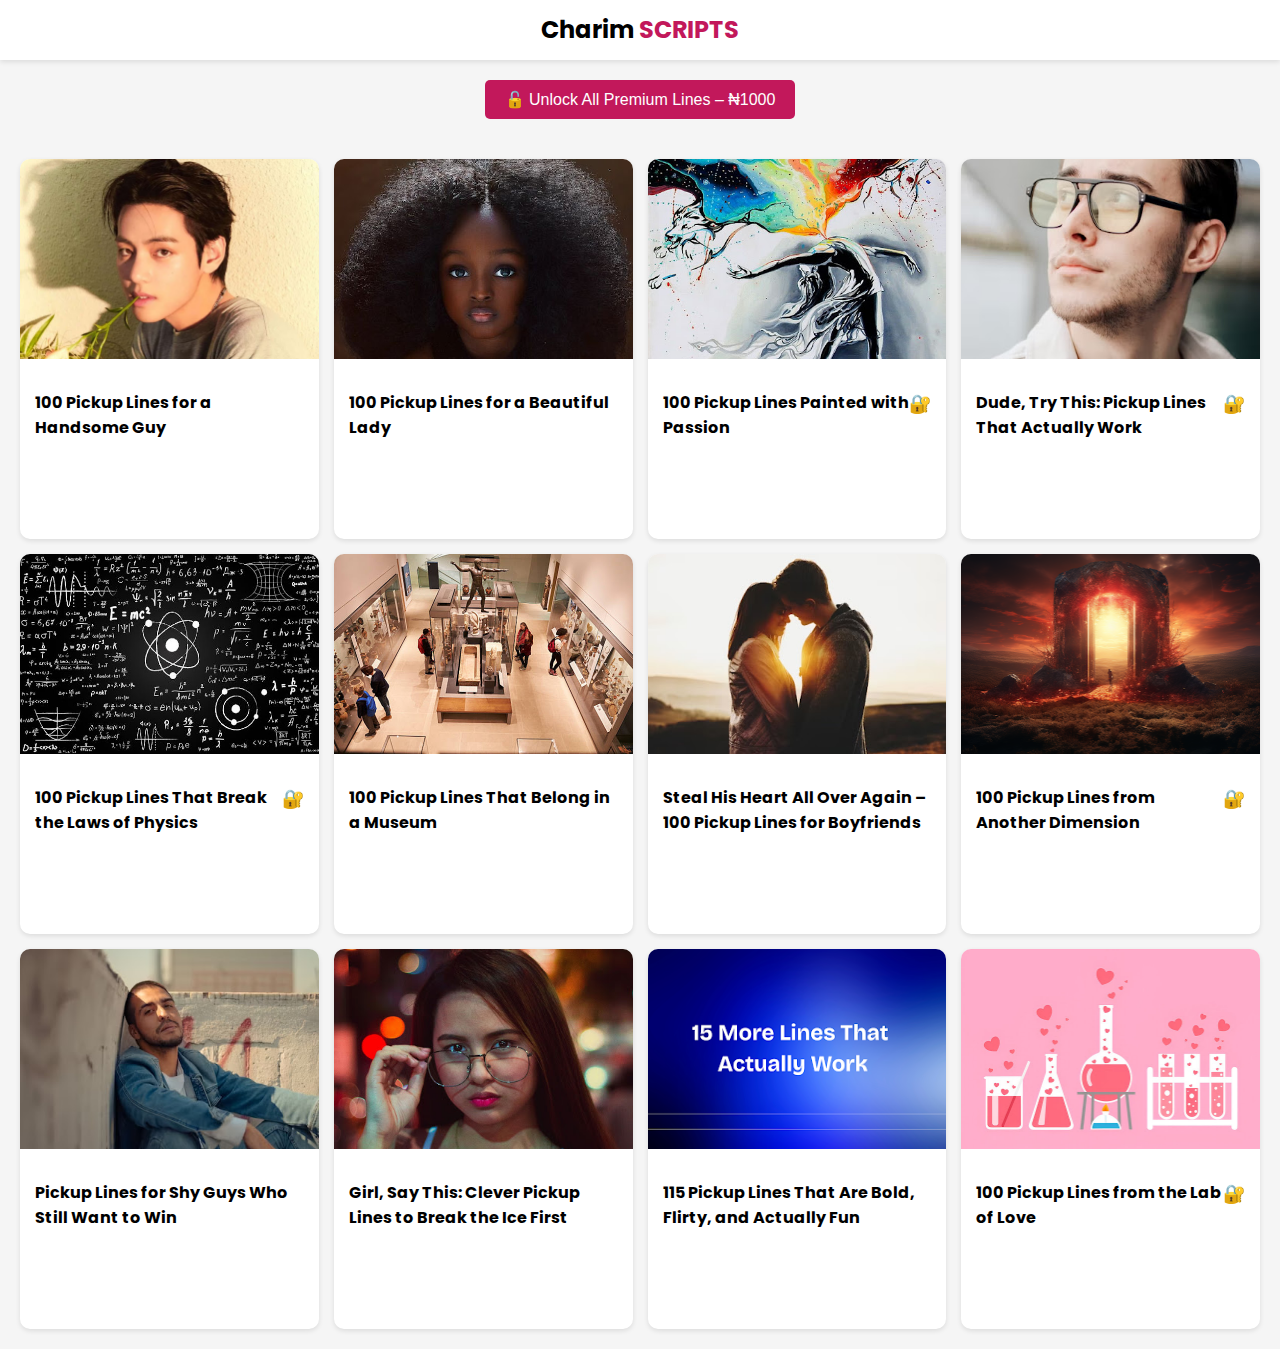
<file: index.html>
<!DOCTYPE html>
<html lang="en">
<head>
  <meta charset="UTF-8" />
  <meta name="viewport" content="width=device-width, initial-scale=1.0" />
  <title>Charmscripts</title>
  <link rel="preconnect" href="https://fonts.googleapis.com">
  <link href="https://fonts.googleapis.com/css2?family=Poppins&display=swap" rel="stylesheet">
  <style>
    body {
      margin: 0;
      font-family: 'Poppins', sans-serif;
      background: #f5f5f5;
    }
    .site-header {
      text-align: center;
      background: #fff;
      height: 60px;
      line-height: 60px;
      box-shadow: 0 2px 5px rgba(0,0,0,0.1);
    }
    .logo { font-size: 24px; font-weight: bold; color: #000; }
    .logo span { color: #c2185b; }

    .unlock-button-top {
      text-align: center;
      margin: 20px 0;
    }
    .unlock-button-top button {
      background: #c2185b;
      color: white;
      padding: 10px 20px;
      border: none;
      border-radius: 5px;
      font-size: 16px;
      cursor: pointer;
    }
    .card-grid {
      display: grid;
      grid-template-columns: repeat(auto-fit, minmax(280px, 1fr));
      gap: 15px;
      padding: 20px;
    }
    .card {
      background: white;
      border-radius: 10px;
      overflow: hidden;
      box-shadow: 0 2px 5px rgba(0,0,0,0.1);
      cursor: pointer;
      display: flex;
      flex-direction: column;
      text-decoration: none;
      color: #000;
      height: 380px;
    }
    .card img {
      width: 100%;
      height: 200px;
      object-fit: cover;
    }
    .card h3 {
      padding: 15px;
      display: flex;
      justify-content: space-between;
      font-size: 16px;
    }
    .padlock {
      font-size: 18px;
      color: #c2185b;
    }
    .modal {
      display: none;
      position: fixed;
      top: 0; left: 0;
      width: 100%; height: 100%;
      background: rgba(0,0,0,0.6);
      justify-content: center;
      align-items: center;
    }
    .modal-content {
      background: white;
      padding: 25px;
      border-radius: 8px;
      max-width: 300px;
      text-align: center;
    }
    .modal-content p {
      font-size: 14px;
      margin-bottom: 10px;
    }
    .modal-content button {
      background: #c2185b;
      color: white;
      border: none;
      padding: 10px 20px;
      border-radius: 5px;
      font-size: 15px;
    }
  </style>
</head>
<body>

  <div class="site-header">
    <div class="logo">Charim <span>SCRIPTS</span></div>
  </div>

    <div class="unlock-button-top">
    <button id="unlockBtn" onclick="payNow()">🔓 Unlock All Premium Lines – ₦1000</button>
  </div>

<main class="card-grid">
  <!-- ✅ Free Cards -->
  <a href="file1.html" class="card"><img src="2675387.jpeg"><h3>100 Pickup Lines for a Handsome Guy</h3></a>
  <a href="file2.html" class="card"><img src="worlds-most-beautiful-nigerian-girl-jare-but-mofe-fb-png__700.jpg"><h3>100 Pickup Lines for a Beautiful Lady</h3></a>

  <div class="card locked" data-url="file6.html">
    <img src="I Portray The Feeling Of Ballet Dance In My Paintings To Show How Important Passion Is.jpeg">
    <h3><span>100 Pickup Lines Painted with Passion</span> <span class="padlock">🔐</span></h3>
  </div>

  <div class="card locked" data-url="file10.html">
    <img src="guy.jpeg">
    <h3><span>Dude, Try This: Pickup Lines That Actually Work</span> <span class="padlock">🔐</span></h3>
  </div>

  <!-- 🔐 Locked Premium Cards -->
  <div class="card locked" data-url="file3.html">
    <img src="istockphoto-936903524-612x612.jpg">
    <h3><span>100 Pickup Lines That Break the Laws of Physics</span> <span class="padlock">🔐</span></h3>
  </div>

    <a href="file7.html" class="card"><img src="istockphoto-538483378-612x612.jpg"><h3>100 Pickup Lines That Belong in a Museum</h3></a>
  <a href="file8.html" class="card"><img src="girl.jpeg"><h3>Steal His Heart All Over Again – 100 Pickup Lines for Boyfriends</h3></a>
  

  <div class="card locked" data-url="file4.html">
    <img src="door-stretching-into-fantasy-world.png">
    <h3><span>100 Pickup Lines from Another Dimension</span> <span class="padlock">🔐</span></h3>
  </div>
  <a href="file9.html" class="card"><img src="shy.jpeg"><h3>Pickup Lines for Shy Guys Who Still Want to Win</h3></a>
  <a href="file11.html" class="card"><img src="jaizer-capangpangan-04SoDoueyF8-unsplash.jpg"><h3>Girl, Say This: Clever Pickup Lines to Break the Ice First</h3></a>
  <a href="file12.html" class="card"><img src="15 Pickup Lines That Are Bold, Flirty, and Actually Fun.png"><h3>115 Pickup Lines That Are Bold, Flirty, and Actually Fun</h3></a>
  <div class="card locked" data-url="file5.html">
    <img src="steptodown.com557701.jpg">
    <h3><span>100 Pickup Lines from the Lab of Love</span> <span class="padlock">🔐</span></h3>
  </div>


</main>

  <!-- Modal -->
  <div class="modal" id="payModal">
    <div class="modal-content">
      <p>Unlock all premium lines for ₦1000</p>
      <p style="color: #666;">Secure Payment Powered by Paystack 🔒</p>
      <button onclick="payNow()">Pay Now</button>
    </div>
  </div>
  <!-- JS -->
  <script src="https://js.paystack.co/v1/inline.js"></script>
  <script>
    const lockedCards = document.querySelectorAll(".locked");
    const modal = document.getElementById("payModal");
    const unlockBtn = document.getElementById("unlockBtn");

    // Show modal if not paid
    lockedCards.forEach(card => {
      card.addEventListener("click", () => {
        const paid = localStorage.getItem("charmscripts_paid") === "true";
        if (paid) {
          window.location.href = card.getAttribute("data-url");
        } else {
          modal.style.display = "flex";
        }
      });
    });

    // Modal background click closes
    window.onclick = e => {
      if (e.target === modal) modal.style.display = "none";
    };

    // Start Payment
    function payNow() {
      PaystackPop.setup({
        key: 'pk_test_b836836082db66a8849d3eb69a19da26f56bf1f1',
        email: 'user@charmscripts.com',
        amount: 100000,
        currency: 'NGN',
        callback: () => {
          localStorage.setItem("charmscripts_paid", "true");
          updateUI();
          modal.style.display = "none";
          alert("✅ Payment successful! Content unlocked.");
        },
        onClose: () => {
          alert("❌ Payment cancelled.");
        }
      }).openIframe();
    }

    // Update UI
    function updateUI() {
      const paid = localStorage.getItem("charmscripts_paid") === "true";
      document.querySelectorAll(".padlock").forEach(p => {
        p.style.display = paid ? "none" : "inline";
      });
      if (unlockBtn) {
        unlockBtn.textContent = paid ? "❤️ Support Us Again" : "🔓 Unlock All Premium Lines – ₦1000";
      }
    }

    // On load
    document.addEventListener("DOMContentLoaded", updateUI);
  </script>

</body>
</html>
</file>
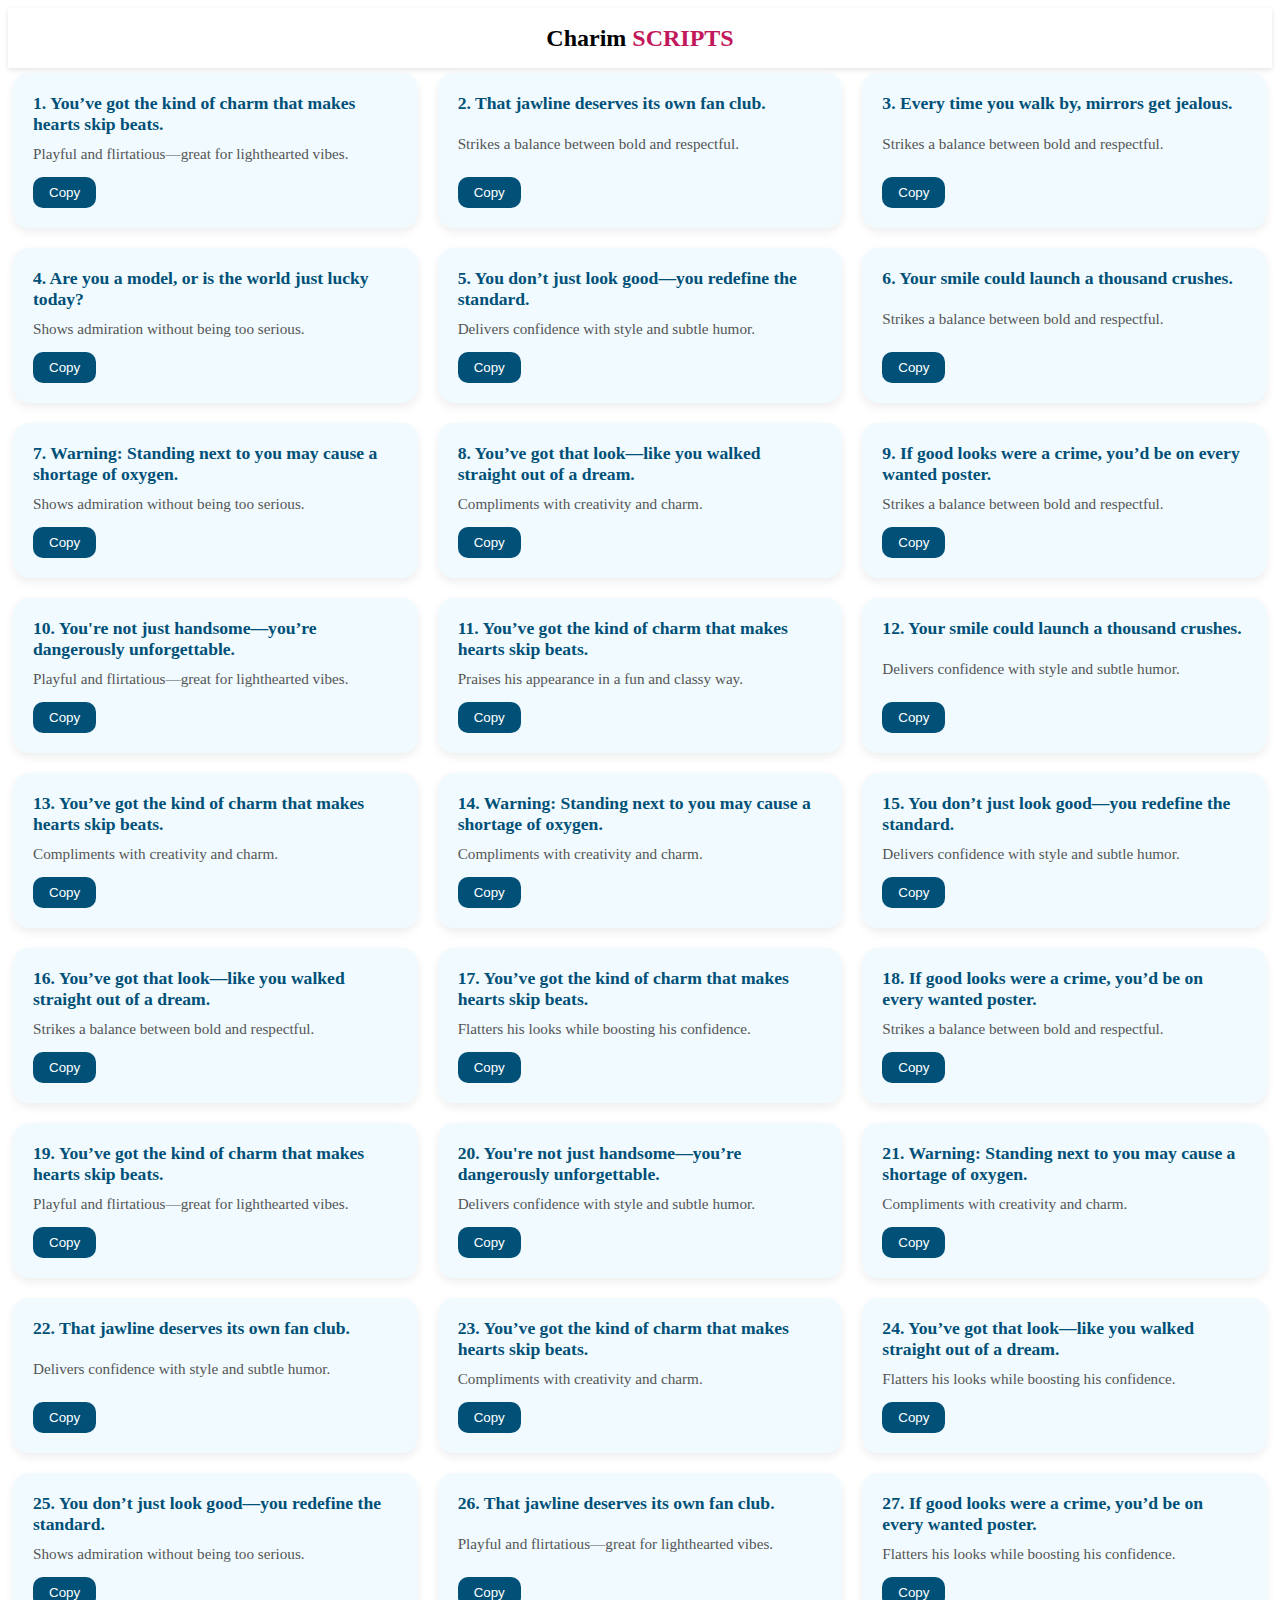
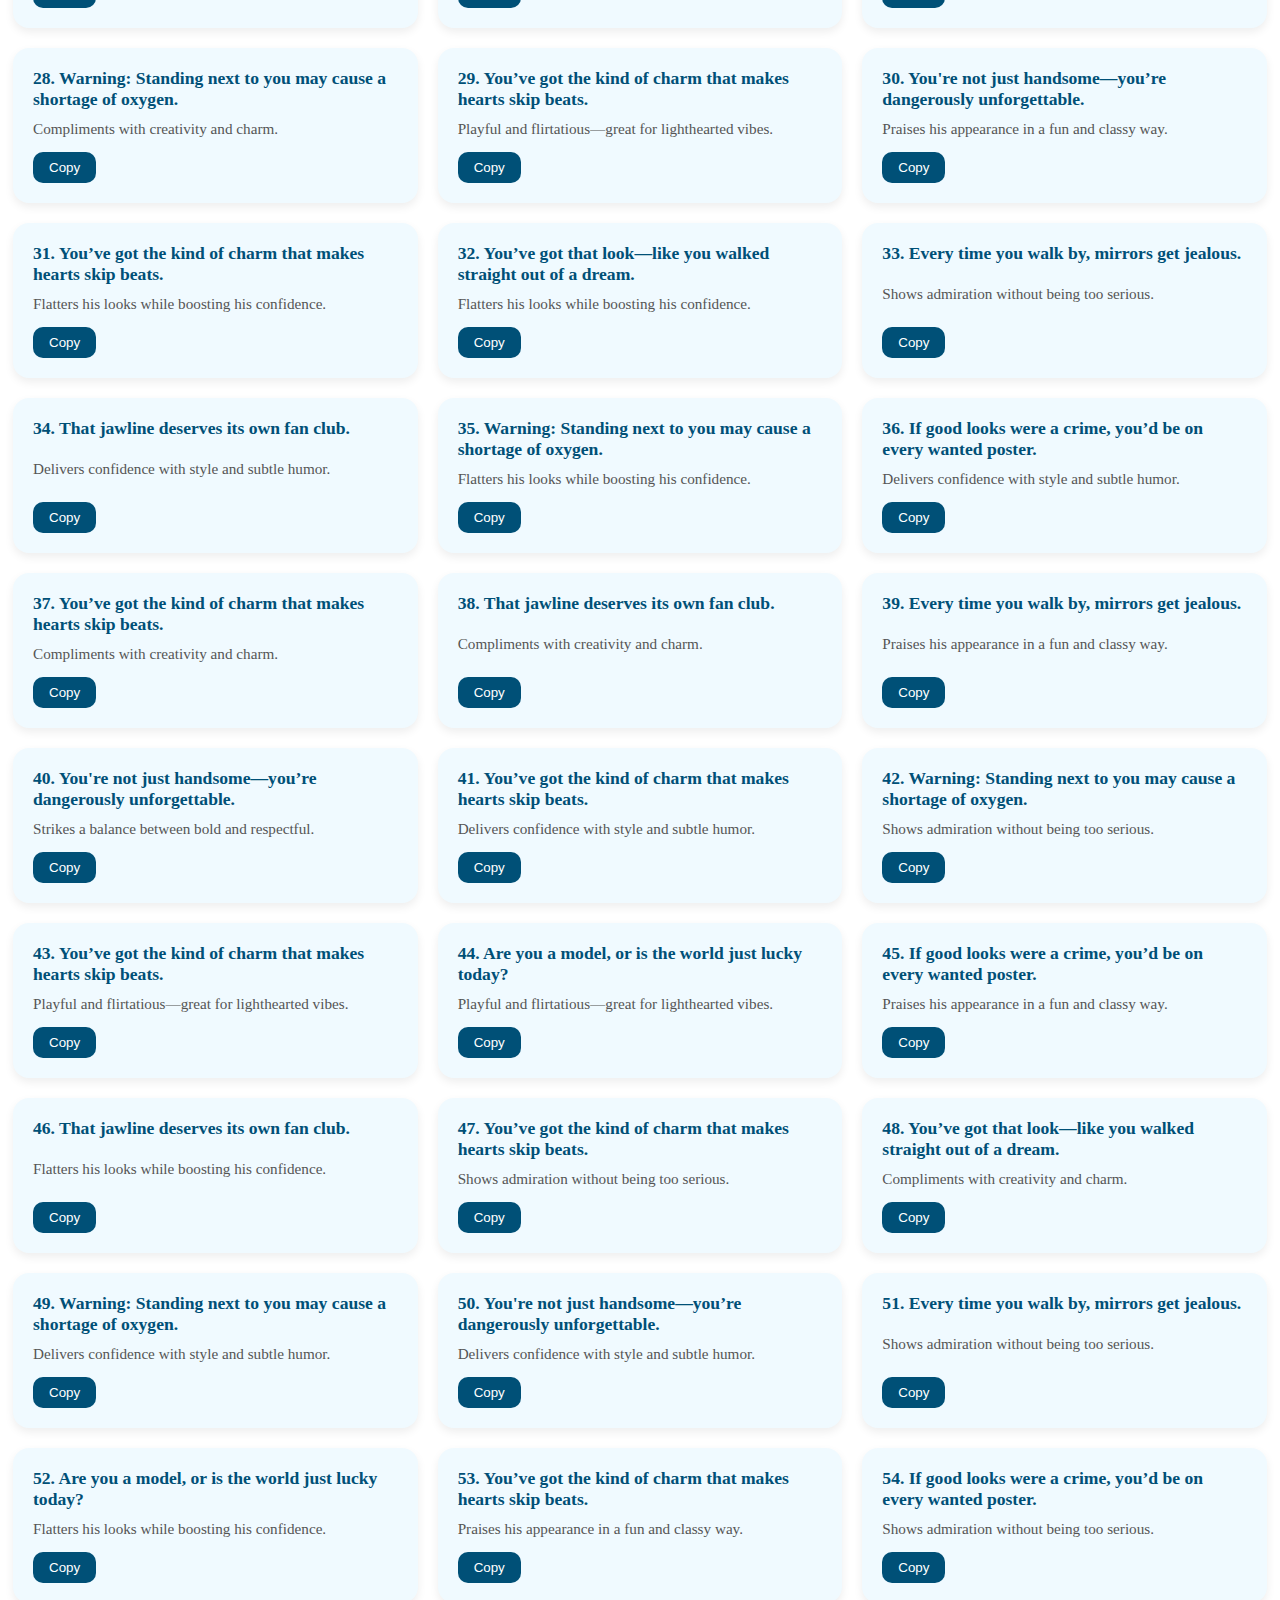
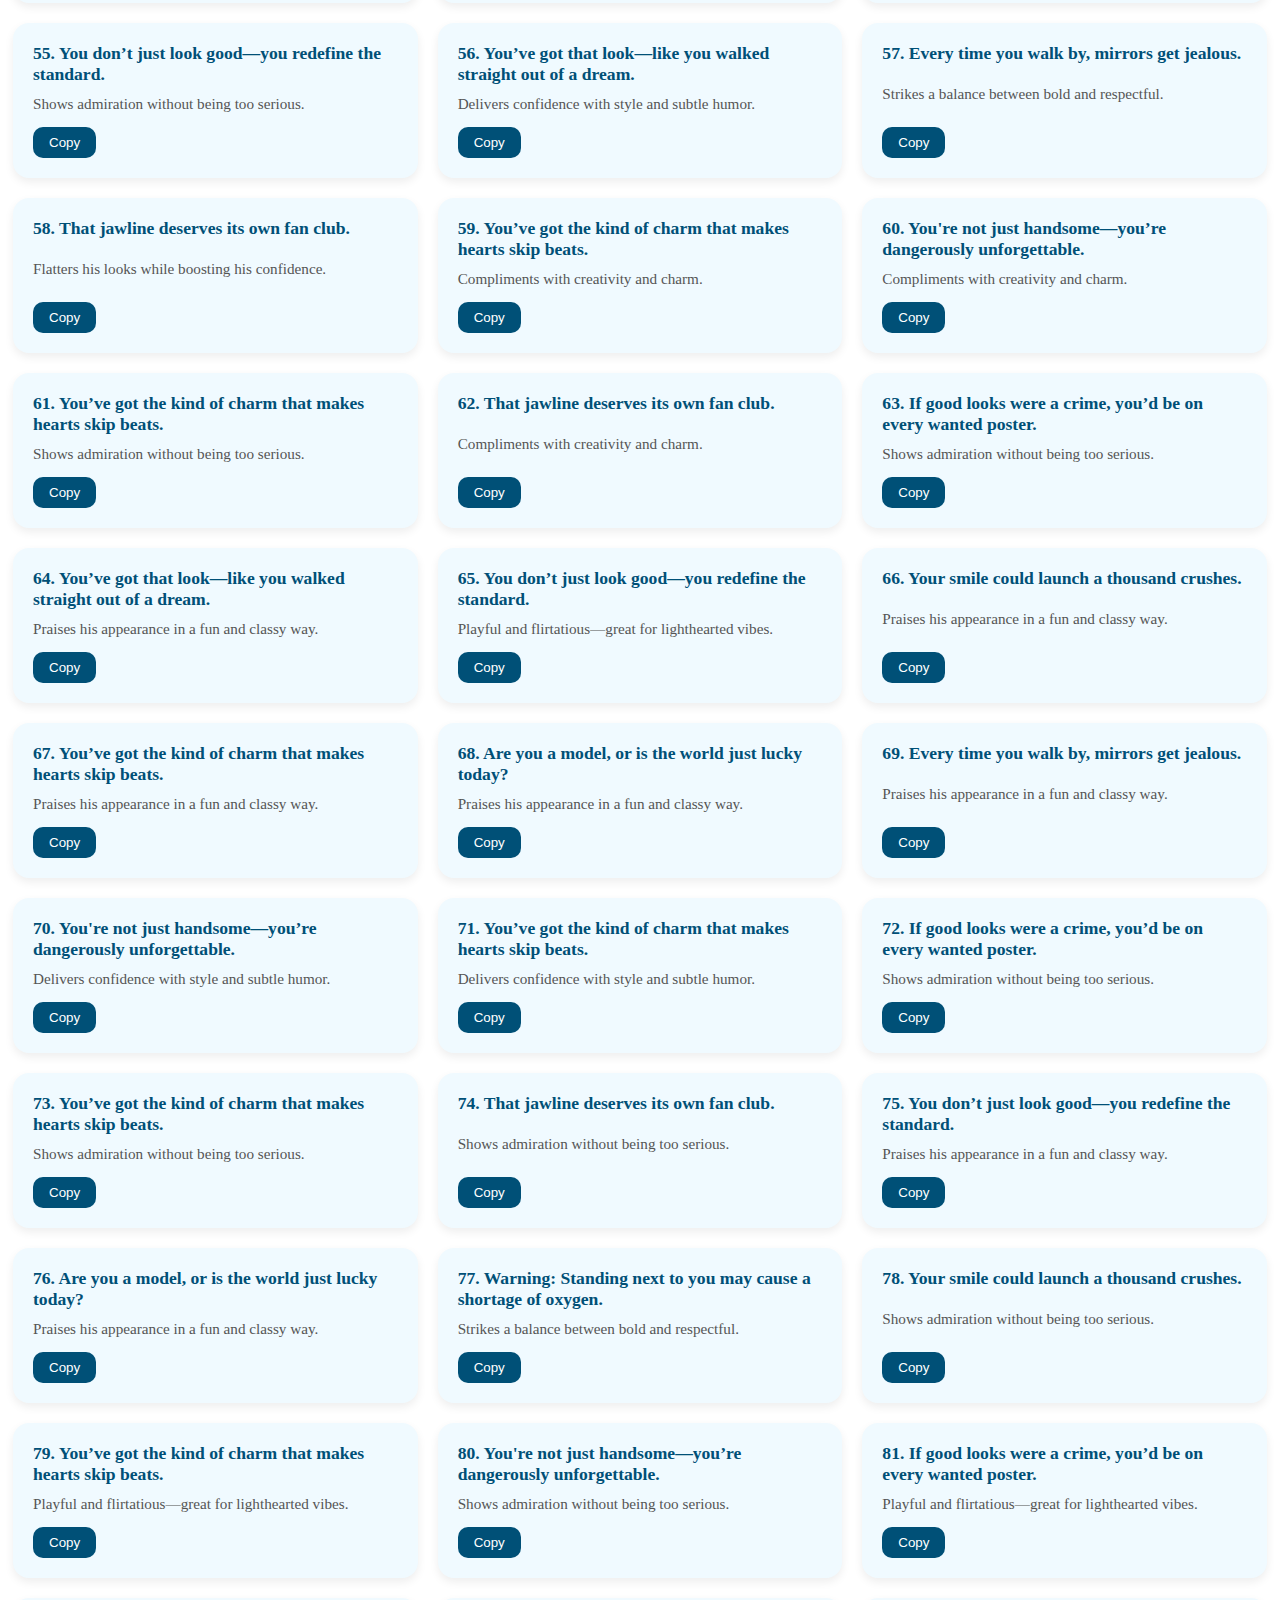
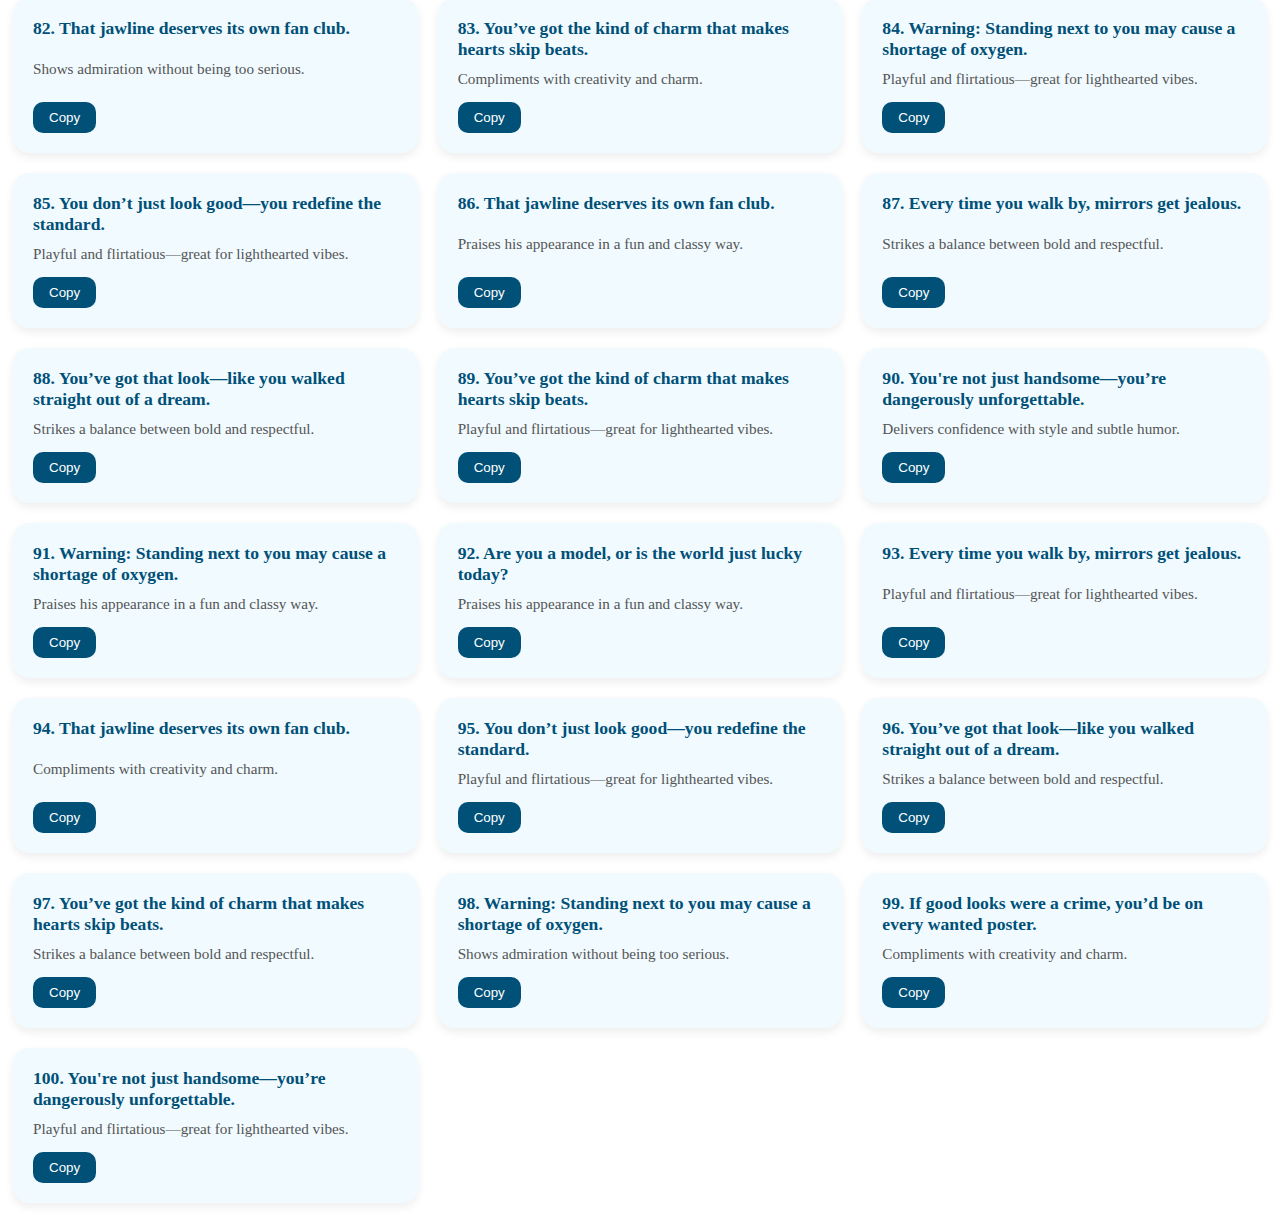
<file: file1.html>
<!DOCTYPE html>
<html lang="en">
<head>
  <meta charset="UTF-8" />
  <meta name="viewport" content="width=device-width, initial-scale=1.0"/>
  <title>100 Pickup Lines for a Handsome Guy</title>
  <style>
    .grid {
      display: grid;
      grid-template-columns: repeat(auto-fit, minmax(320px, 1fr));
      gap: 20px;
      padding: 5px;
    }
    .card {
      background: #f0faff;
      border-radius: 16px;
      padding: 20px;
      box-shadow: 0 4px 10px rgba(0,0,0,0.07);
      display: flex;
      flex-direction: column;
      justify-content: space-between;
    }
    .pickup-line {
      font-weight: bold;
      font-size: 1.1em;
      margin-bottom: 10px;
      color: #005077;
    }
    .why {
      font-size: 0.95em;
      color: #555;
      margin-bottom: 14px;
    }
    .copy-button {
      align-self: flex-start;
      background-color: #005077;
      color: white;
      border: none;
      padding: 8px 16px;
      border-radius: 10px;
      font-weight: 500;
      cursor: pointer;
    }
    .copy-button:hover {
      background-color: #003f5e;
    }

  </style>
  <link rel="stylesheet" href="header.css">
</head>
<body>

  <header class="site-header">
    <a href="#" class="logo">Charim <span>SCRIPTS</span></a>
  </header>

 <div class="grid">

  <div class="card">
    <div class="pickup-line">1. You’ve got the kind of charm that makes hearts skip beats.</div>
    <div class="why">Playful and flirtatious—great for lighthearted vibes.</div>
    <button class="copy-button" onclick="copyText(this)">Copy</button>
  </div>
  <div class="card">
    <div class="pickup-line">2. That jawline deserves its own fan club.</div>
    <div class="why">Strikes a balance between bold and respectful.</div>
    <button class="copy-button" onclick="copyText(this)">Copy</button>
  </div>
  <div class="card">
    <div class="pickup-line">3. Every time you walk by, mirrors get jealous.</div>
    <div class="why">Strikes a balance between bold and respectful.</div>
    <button class="copy-button" onclick="copyText(this)">Copy</button>
  </div>
  <div class="card">
    <div class="pickup-line">4. Are you a model, or is the world just lucky today?</div>
    <div class="why">Shows admiration without being too serious.</div>
    <button class="copy-button" onclick="copyText(this)">Copy</button>
  </div>
  <div class="card">
    <div class="pickup-line">5. You don’t just look good—you redefine the standard.</div>
    <div class="why">Delivers confidence with style and subtle humor.</div>
    <button class="copy-button" onclick="copyText(this)">Copy</button>
  </div>
  <div class="card">
    <div class="pickup-line">6. Your smile could launch a thousand crushes.</div>
    <div class="why">Strikes a balance between bold and respectful.</div>
    <button class="copy-button" onclick="copyText(this)">Copy</button>
  </div>
  <div class="card">
    <div class="pickup-line">7. Warning: Standing next to you may cause a shortage of oxygen.</div>
    <div class="why">Shows admiration without being too serious.</div>
    <button class="copy-button" onclick="copyText(this)">Copy</button>
  </div>
  <div class="card">
    <div class="pickup-line">8. You’ve got that look—like you walked straight out of a dream.</div>
    <div class="why">Compliments with creativity and charm.</div>
    <button class="copy-button" onclick="copyText(this)">Copy</button>
  </div>
  <div class="card">
    <div class="pickup-line">9. If good looks were a crime, you’d be on every wanted poster.</div>
    <div class="why">Strikes a balance between bold and respectful.</div>
    <button class="copy-button" onclick="copyText(this)">Copy</button>
  </div>
  <div class="card">
    <div class="pickup-line">10. You're not just handsome—you’re dangerously unforgettable.</div>
    <div class="why">Playful and flirtatious—great for lighthearted vibes.</div>
    <button class="copy-button" onclick="copyText(this)">Copy</button>
  </div>
  <div class="card">
    <div class="pickup-line">11. You’ve got the kind of charm that makes hearts skip beats.</div>
    <div class="why">Praises his appearance in a fun and classy way.</div>
    <button class="copy-button" onclick="copyText(this)">Copy</button>
  </div>
  <div class="card">
    <div class="pickup-line">12. Your smile could launch a thousand crushes.</div>
    <div class="why">Delivers confidence with style and subtle humor.</div>
    <button class="copy-button" onclick="copyText(this)">Copy</button>
  </div>
  <div class="card">
    <div class="pickup-line">13. You’ve got the kind of charm that makes hearts skip beats.</div>
    <div class="why">Compliments with creativity and charm.</div>
    <button class="copy-button" onclick="copyText(this)">Copy</button>
  </div>
  <div class="card">
    <div class="pickup-line">14. Warning: Standing next to you may cause a shortage of oxygen.</div>
    <div class="why">Compliments with creativity and charm.</div>
    <button class="copy-button" onclick="copyText(this)">Copy</button>
  </div>
  <div class="card">
    <div class="pickup-line">15. You don’t just look good—you redefine the standard.</div>
    <div class="why">Delivers confidence with style and subtle humor.</div>
    <button class="copy-button" onclick="copyText(this)">Copy</button>
  </div>
  <div class="card">
    <div class="pickup-line">16. You’ve got that look—like you walked straight out of a dream.</div>
    <div class="why">Strikes a balance between bold and respectful.</div>
    <button class="copy-button" onclick="copyText(this)">Copy</button>
  </div>
  <div class="card">
    <div class="pickup-line">17. You’ve got the kind of charm that makes hearts skip beats.</div>
    <div class="why">Flatters his looks while boosting his confidence.</div>
    <button class="copy-button" onclick="copyText(this)">Copy</button>
  </div>
  <div class="card">
    <div class="pickup-line">18. If good looks were a crime, you’d be on every wanted poster.</div>
    <div class="why">Strikes a balance between bold and respectful.</div>
    <button class="copy-button" onclick="copyText(this)">Copy</button>
  </div>
  <div class="card">
    <div class="pickup-line">19. You’ve got the kind of charm that makes hearts skip beats.</div>
    <div class="why">Playful and flirtatious—great for lighthearted vibes.</div>
    <button class="copy-button" onclick="copyText(this)">Copy</button>
  </div>
  <div class="card">
    <div class="pickup-line">20. You're not just handsome—you’re dangerously unforgettable.</div>
    <div class="why">Delivers confidence with style and subtle humor.</div>
    <button class="copy-button" onclick="copyText(this)">Copy</button>
  </div>
  <div class="card">
    <div class="pickup-line">21. Warning: Standing next to you may cause a shortage of oxygen.</div>
    <div class="why">Compliments with creativity and charm.</div>
    <button class="copy-button" onclick="copyText(this)">Copy</button>
  </div>
  <div class="card">
    <div class="pickup-line">22. That jawline deserves its own fan club.</div>
    <div class="why">Delivers confidence with style and subtle humor.</div>
    <button class="copy-button" onclick="copyText(this)">Copy</button>
  </div>
  <div class="card">
    <div class="pickup-line">23. You’ve got the kind of charm that makes hearts skip beats.</div>
    <div class="why">Compliments with creativity and charm.</div>
    <button class="copy-button" onclick="copyText(this)">Copy</button>
  </div>
  <div class="card">
    <div class="pickup-line">24. You’ve got that look—like you walked straight out of a dream.</div>
    <div class="why">Flatters his looks while boosting his confidence.</div>
    <button class="copy-button" onclick="copyText(this)">Copy</button>
  </div>
  <div class="card">
    <div class="pickup-line">25. You don’t just look good—you redefine the standard.</div>
    <div class="why">Shows admiration without being too serious.</div>
    <button class="copy-button" onclick="copyText(this)">Copy</button>
  </div>
  <div class="card">
    <div class="pickup-line">26. That jawline deserves its own fan club.</div>
    <div class="why">Playful and flirtatious—great for lighthearted vibes.</div>
    <button class="copy-button" onclick="copyText(this)">Copy</button>
  </div>
  <div class="card">
    <div class="pickup-line">27. If good looks were a crime, you’d be on every wanted poster.</div>
    <div class="why">Flatters his looks while boosting his confidence.</div>
    <button class="copy-button" onclick="copyText(this)">Copy</button>
  </div>
  <div class="card">
    <div class="pickup-line">28. Warning: Standing next to you may cause a shortage of oxygen.</div>
    <div class="why">Compliments with creativity and charm.</div>
    <button class="copy-button" onclick="copyText(this)">Copy</button>
  </div>
  <div class="card">
    <div class="pickup-line">29. You’ve got the kind of charm that makes hearts skip beats.</div>
    <div class="why">Playful and flirtatious—great for lighthearted vibes.</div>
    <button class="copy-button" onclick="copyText(this)">Copy</button>
  </div>
  <div class="card">
    <div class="pickup-line">30. You're not just handsome—you’re dangerously unforgettable.</div>
    <div class="why">Praises his appearance in a fun and classy way.</div>
    <button class="copy-button" onclick="copyText(this)">Copy</button>
  </div>
  <div class="card">
    <div class="pickup-line">31. You’ve got the kind of charm that makes hearts skip beats.</div>
    <div class="why">Flatters his looks while boosting his confidence.</div>
    <button class="copy-button" onclick="copyText(this)">Copy</button>
  </div>
  <div class="card">
    <div class="pickup-line">32. You’ve got that look—like you walked straight out of a dream.</div>
    <div class="why">Flatters his looks while boosting his confidence.</div>
    <button class="copy-button" onclick="copyText(this)">Copy</button>
  </div>
  <div class="card">
    <div class="pickup-line">33. Every time you walk by, mirrors get jealous.</div>
    <div class="why">Shows admiration without being too serious.</div>
    <button class="copy-button" onclick="copyText(this)">Copy</button>
  </div>
  <div class="card">
    <div class="pickup-line">34. That jawline deserves its own fan club.</div>
    <div class="why">Delivers confidence with style and subtle humor.</div>
    <button class="copy-button" onclick="copyText(this)">Copy</button>
  </div>
  <div class="card">
    <div class="pickup-line">35. Warning: Standing next to you may cause a shortage of oxygen.</div>
    <div class="why">Flatters his looks while boosting his confidence.</div>
    <button class="copy-button" onclick="copyText(this)">Copy</button>
  </div>
  <div class="card">
    <div class="pickup-line">36. If good looks were a crime, you’d be on every wanted poster.</div>
    <div class="why">Delivers confidence with style and subtle humor.</div>
    <button class="copy-button" onclick="copyText(this)">Copy</button>
  </div>
  <div class="card">
    <div class="pickup-line">37. You’ve got the kind of charm that makes hearts skip beats.</div>
    <div class="why">Compliments with creativity and charm.</div>
    <button class="copy-button" onclick="copyText(this)">Copy</button>
  </div>
  <div class="card">
    <div class="pickup-line">38. That jawline deserves its own fan club.</div>
    <div class="why">Compliments with creativity and charm.</div>
    <button class="copy-button" onclick="copyText(this)">Copy</button>
  </div>
  <div class="card">
    <div class="pickup-line">39. Every time you walk by, mirrors get jealous.</div>
    <div class="why">Praises his appearance in a fun and classy way.</div>
    <button class="copy-button" onclick="copyText(this)">Copy</button>
  </div>
  <div class="card">
    <div class="pickup-line">40. You're not just handsome—you’re dangerously unforgettable.</div>
    <div class="why">Strikes a balance between bold and respectful.</div>
    <button class="copy-button" onclick="copyText(this)">Copy</button>
  </div>
  <div class="card">
    <div class="pickup-line">41. You’ve got the kind of charm that makes hearts skip beats.</div>
    <div class="why">Delivers confidence with style and subtle humor.</div>
    <button class="copy-button" onclick="copyText(this)">Copy</button>
  </div>
  <div class="card">
    <div class="pickup-line">42. Warning: Standing next to you may cause a shortage of oxygen.</div>
    <div class="why">Shows admiration without being too serious.</div>
    <button class="copy-button" onclick="copyText(this)">Copy</button>
  </div>
  <div class="card">
    <div class="pickup-line">43. You’ve got the kind of charm that makes hearts skip beats.</div>
    <div class="why">Playful and flirtatious—great for lighthearted vibes.</div>
    <button class="copy-button" onclick="copyText(this)">Copy</button>
  </div>
  <div class="card">
    <div class="pickup-line">44. Are you a model, or is the world just lucky today?</div>
    <div class="why">Playful and flirtatious—great for lighthearted vibes.</div>
    <button class="copy-button" onclick="copyText(this)">Copy</button>
  </div>
  <div class="card">
    <div class="pickup-line">45. If good looks were a crime, you’d be on every wanted poster.</div>
    <div class="why">Praises his appearance in a fun and classy way.</div>
    <button class="copy-button" onclick="copyText(this)">Copy</button>
  </div>
  <div class="card">
    <div class="pickup-line">46. That jawline deserves its own fan club.</div>
    <div class="why">Flatters his looks while boosting his confidence.</div>
    <button class="copy-button" onclick="copyText(this)">Copy</button>
  </div>
  <div class="card">
    <div class="pickup-line">47. You’ve got the kind of charm that makes hearts skip beats.</div>
    <div class="why">Shows admiration without being too serious.</div>
    <button class="copy-button" onclick="copyText(this)">Copy</button>
  </div>
  <div class="card">
    <div class="pickup-line">48. You’ve got that look—like you walked straight out of a dream.</div>
    <div class="why">Compliments with creativity and charm.</div>
    <button class="copy-button" onclick="copyText(this)">Copy</button>
  </div>
  <div class="card">
    <div class="pickup-line">49. Warning: Standing next to you may cause a shortage of oxygen.</div>
    <div class="why">Delivers confidence with style and subtle humor.</div>
    <button class="copy-button" onclick="copyText(this)">Copy</button>
  </div>
  <div class="card">
    <div class="pickup-line">50. You're not just handsome—you’re dangerously unforgettable.</div>
    <div class="why">Delivers confidence with style and subtle humor.</div>
    <button class="copy-button" onclick="copyText(this)">Copy</button>
  </div>
  <div class="card">
    <div class="pickup-line">51. Every time you walk by, mirrors get jealous.</div>
    <div class="why">Shows admiration without being too serious.</div>
    <button class="copy-button" onclick="copyText(this)">Copy</button>
  </div>
  <div class="card">
    <div class="pickup-line">52. Are you a model, or is the world just lucky today?</div>
    <div class="why">Flatters his looks while boosting his confidence.</div>
    <button class="copy-button" onclick="copyText(this)">Copy</button>
  </div>
  <div class="card">
    <div class="pickup-line">53. You’ve got the kind of charm that makes hearts skip beats.</div>
    <div class="why">Praises his appearance in a fun and classy way.</div>
    <button class="copy-button" onclick="copyText(this)">Copy</button>
  </div>
  <div class="card">
    <div class="pickup-line">54. If good looks were a crime, you’d be on every wanted poster.</div>
    <div class="why">Shows admiration without being too serious.</div>
    <button class="copy-button" onclick="copyText(this)">Copy</button>
  </div>
  <div class="card">
    <div class="pickup-line">55. You don’t just look good—you redefine the standard.</div>
    <div class="why">Shows admiration without being too serious.</div>
    <button class="copy-button" onclick="copyText(this)">Copy</button>
  </div>
  <div class="card">
    <div class="pickup-line">56. You’ve got that look—like you walked straight out of a dream.</div>
    <div class="why">Delivers confidence with style and subtle humor.</div>
    <button class="copy-button" onclick="copyText(this)">Copy</button>
  </div>
  <div class="card">
    <div class="pickup-line">57. Every time you walk by, mirrors get jealous.</div>
    <div class="why">Strikes a balance between bold and respectful.</div>
    <button class="copy-button" onclick="copyText(this)">Copy</button>
  </div>
  <div class="card">
    <div class="pickup-line">58. That jawline deserves its own fan club.</div>
    <div class="why">Flatters his looks while boosting his confidence.</div>
    <button class="copy-button" onclick="copyText(this)">Copy</button>
  </div>
  <div class="card">
    <div class="pickup-line">59. You’ve got the kind of charm that makes hearts skip beats.</div>
    <div class="why">Compliments with creativity and charm.</div>
    <button class="copy-button" onclick="copyText(this)">Copy</button>
  </div>
  <div class="card">
    <div class="pickup-line">60. You're not just handsome—you’re dangerously unforgettable.</div>
    <div class="why">Compliments with creativity and charm.</div>
    <button class="copy-button" onclick="copyText(this)">Copy</button>
  </div>
  <div class="card">
    <div class="pickup-line">61. You’ve got the kind of charm that makes hearts skip beats.</div>
    <div class="why">Shows admiration without being too serious.</div>
    <button class="copy-button" onclick="copyText(this)">Copy</button>
  </div>
  <div class="card">
    <div class="pickup-line">62. That jawline deserves its own fan club.</div>
    <div class="why">Compliments with creativity and charm.</div>
    <button class="copy-button" onclick="copyText(this)">Copy</button>
  </div>
  <div class="card">
    <div class="pickup-line">63. If good looks were a crime, you’d be on every wanted poster.</div>
    <div class="why">Shows admiration without being too serious.</div>
    <button class="copy-button" onclick="copyText(this)">Copy</button>
  </div>
  <div class="card">
    <div class="pickup-line">64. You’ve got that look—like you walked straight out of a dream.</div>
    <div class="why">Praises his appearance in a fun and classy way.</div>
    <button class="copy-button" onclick="copyText(this)">Copy</button>
  </div>
  <div class="card">
    <div class="pickup-line">65. You don’t just look good—you redefine the standard.</div>
    <div class="why">Playful and flirtatious—great for lighthearted vibes.</div>
    <button class="copy-button" onclick="copyText(this)">Copy</button>
  </div>
  <div class="card">
    <div class="pickup-line">66. Your smile could launch a thousand crushes.</div>
    <div class="why">Praises his appearance in a fun and classy way.</div>
    <button class="copy-button" onclick="copyText(this)">Copy</button>
  </div>
  <div class="card">
    <div class="pickup-line">67. You’ve got the kind of charm that makes hearts skip beats.</div>
    <div class="why">Praises his appearance in a fun and classy way.</div>
    <button class="copy-button" onclick="copyText(this)">Copy</button>
  </div>
  <div class="card">
    <div class="pickup-line">68. Are you a model, or is the world just lucky today?</div>
    <div class="why">Praises his appearance in a fun and classy way.</div>
    <button class="copy-button" onclick="copyText(this)">Copy</button>
  </div>
  <div class="card">
    <div class="pickup-line">69. Every time you walk by, mirrors get jealous.</div>
    <div class="why">Praises his appearance in a fun and classy way.</div>
    <button class="copy-button" onclick="copyText(this)">Copy</button>
  </div>
  <div class="card">
    <div class="pickup-line">70. You're not just handsome—you’re dangerously unforgettable.</div>
    <div class="why">Delivers confidence with style and subtle humor.</div>
    <button class="copy-button" onclick="copyText(this)">Copy</button>
  </div>
  <div class="card">
    <div class="pickup-line">71. You’ve got the kind of charm that makes hearts skip beats.</div>
    <div class="why">Delivers confidence with style and subtle humor.</div>
    <button class="copy-button" onclick="copyText(this)">Copy</button>
  </div>
  <div class="card">
    <div class="pickup-line">72. If good looks were a crime, you’d be on every wanted poster.</div>
    <div class="why">Shows admiration without being too serious.</div>
    <button class="copy-button" onclick="copyText(this)">Copy</button>
  </div>
  <div class="card">
    <div class="pickup-line">73. You’ve got the kind of charm that makes hearts skip beats.</div>
    <div class="why">Shows admiration without being too serious.</div>
    <button class="copy-button" onclick="copyText(this)">Copy</button>
  </div>
  <div class="card">
    <div class="pickup-line">74. That jawline deserves its own fan club.</div>
    <div class="why">Shows admiration without being too serious.</div>
    <button class="copy-button" onclick="copyText(this)">Copy</button>
  </div>
  <div class="card">
    <div class="pickup-line">75. You don’t just look good—you redefine the standard.</div>
    <div class="why">Praises his appearance in a fun and classy way.</div>
    <button class="copy-button" onclick="copyText(this)">Copy</button>
  </div>
  <div class="card">
    <div class="pickup-line">76. Are you a model, or is the world just lucky today?</div>
    <div class="why">Praises his appearance in a fun and classy way.</div>
    <button class="copy-button" onclick="copyText(this)">Copy</button>
  </div>
  <div class="card">
    <div class="pickup-line">77. Warning: Standing next to you may cause a shortage of oxygen.</div>
    <div class="why">Strikes a balance between bold and respectful.</div>
    <button class="copy-button" onclick="copyText(this)">Copy</button>
  </div>
  <div class="card">
    <div class="pickup-line">78. Your smile could launch a thousand crushes.</div>
    <div class="why">Shows admiration without being too serious.</div>
    <button class="copy-button" onclick="copyText(this)">Copy</button>
  </div>
  <div class="card">
    <div class="pickup-line">79. You’ve got the kind of charm that makes hearts skip beats.</div>
    <div class="why">Playful and flirtatious—great for lighthearted vibes.</div>
    <button class="copy-button" onclick="copyText(this)">Copy</button>
  </div>
  <div class="card">
    <div class="pickup-line">80. You're not just handsome—you’re dangerously unforgettable.</div>
    <div class="why">Shows admiration without being too serious.</div>
    <button class="copy-button" onclick="copyText(this)">Copy</button>
  </div>
  <div class="card">
    <div class="pickup-line">81. If good looks were a crime, you’d be on every wanted poster.</div>
    <div class="why">Playful and flirtatious—great for lighthearted vibes.</div>
    <button class="copy-button" onclick="copyText(this)">Copy</button>
  </div>
  <div class="card">
    <div class="pickup-line">82. That jawline deserves its own fan club.</div>
    <div class="why">Shows admiration without being too serious.</div>
    <button class="copy-button" onclick="copyText(this)">Copy</button>
  </div>
  <div class="card">
    <div class="pickup-line">83. You’ve got the kind of charm that makes hearts skip beats.</div>
    <div class="why">Compliments with creativity and charm.</div>
    <button class="copy-button" onclick="copyText(this)">Copy</button>
  </div>
  <div class="card">
    <div class="pickup-line">84. Warning: Standing next to you may cause a shortage of oxygen.</div>
    <div class="why">Playful and flirtatious—great for lighthearted vibes.</div>
    <button class="copy-button" onclick="copyText(this)">Copy</button>
  </div>
  <div class="card">
    <div class="pickup-line">85. You don’t just look good—you redefine the standard.</div>
    <div class="why">Playful and flirtatious—great for lighthearted vibes.</div>
    <button class="copy-button" onclick="copyText(this)">Copy</button>
  </div>
  <div class="card">
    <div class="pickup-line">86. That jawline deserves its own fan club.</div>
    <div class="why">Praises his appearance in a fun and classy way.</div>
    <button class="copy-button" onclick="copyText(this)">Copy</button>
  </div>
  <div class="card">
    <div class="pickup-line">87. Every time you walk by, mirrors get jealous.</div>
    <div class="why">Strikes a balance between bold and respectful.</div>
    <button class="copy-button" onclick="copyText(this)">Copy</button>
  </div>
  <div class="card">
    <div class="pickup-line">88. You’ve got that look—like you walked straight out of a dream.</div>
    <div class="why">Strikes a balance between bold and respectful.</div>
    <button class="copy-button" onclick="copyText(this)">Copy</button>
  </div>
  <div class="card">
    <div class="pickup-line">89. You’ve got the kind of charm that makes hearts skip beats.</div>
    <div class="why">Playful and flirtatious—great for lighthearted vibes.</div>
    <button class="copy-button" onclick="copyText(this)">Copy</button>
  </div>
  <div class="card">
    <div class="pickup-line">90. You're not just handsome—you’re dangerously unforgettable.</div>
    <div class="why">Delivers confidence with style and subtle humor.</div>
    <button class="copy-button" onclick="copyText(this)">Copy</button>
  </div>
  <div class="card">
    <div class="pickup-line">91. Warning: Standing next to you may cause a shortage of oxygen.</div>
    <div class="why">Praises his appearance in a fun and classy way.</div>
    <button class="copy-button" onclick="copyText(this)">Copy</button>
  </div>
  <div class="card">
    <div class="pickup-line">92. Are you a model, or is the world just lucky today?</div>
    <div class="why">Praises his appearance in a fun and classy way.</div>
    <button class="copy-button" onclick="copyText(this)">Copy</button>
  </div>
  <div class="card">
    <div class="pickup-line">93. Every time you walk by, mirrors get jealous.</div>
    <div class="why">Playful and flirtatious—great for lighthearted vibes.</div>
    <button class="copy-button" onclick="copyText(this)">Copy</button>
  </div>
  <div class="card">
    <div class="pickup-line">94. That jawline deserves its own fan club.</div>
    <div class="why">Compliments with creativity and charm.</div>
    <button class="copy-button" onclick="copyText(this)">Copy</button>
  </div>
  <div class="card">
    <div class="pickup-line">95. You don’t just look good—you redefine the standard.</div>
    <div class="why">Playful and flirtatious—great for lighthearted vibes.</div>
    <button class="copy-button" onclick="copyText(this)">Copy</button>
  </div>
  <div class="card">
    <div class="pickup-line">96. You’ve got that look—like you walked straight out of a dream.</div>
    <div class="why">Strikes a balance between bold and respectful.</div>
    <button class="copy-button" onclick="copyText(this)">Copy</button>
  </div>
  <div class="card">
    <div class="pickup-line">97. You’ve got the kind of charm that makes hearts skip beats.</div>
    <div class="why">Strikes a balance between bold and respectful.</div>
    <button class="copy-button" onclick="copyText(this)">Copy</button>
  </div>
  <div class="card">
    <div class="pickup-line">98. Warning: Standing next to you may cause a shortage of oxygen.</div>
    <div class="why">Shows admiration without being too serious.</div>
    <button class="copy-button" onclick="copyText(this)">Copy</button>
  </div>
  <div class="card">
    <div class="pickup-line">99. If good looks were a crime, you’d be on every wanted poster.</div>
    <div class="why">Compliments with creativity and charm.</div>
    <button class="copy-button" onclick="copyText(this)">Copy</button>
  </div>
  <div class="card">
    <div class="pickup-line">100. You're not just handsome—you’re dangerously unforgettable.</div>
    <div class="why">Playful and flirtatious—great for lighthearted vibes.</div>
    <button class="copy-button" onclick="copyText(this)">Copy</button>
  </div>
</div>

  <script>
    function copyText(button) {
      const text = button.parentElement.querySelector('.pickup-line').innerText;
      const cleanedText = text.replace(/^\d+\.\s*/, ''); // Remove leading number and dot
      navigator.clipboard.writeText(cleanedText);
      button.innerText = "Copied!";
      setTimeout(() => button.innerText = "Copy", 1500);
    }
  </script>

</body>
</html>
</file>
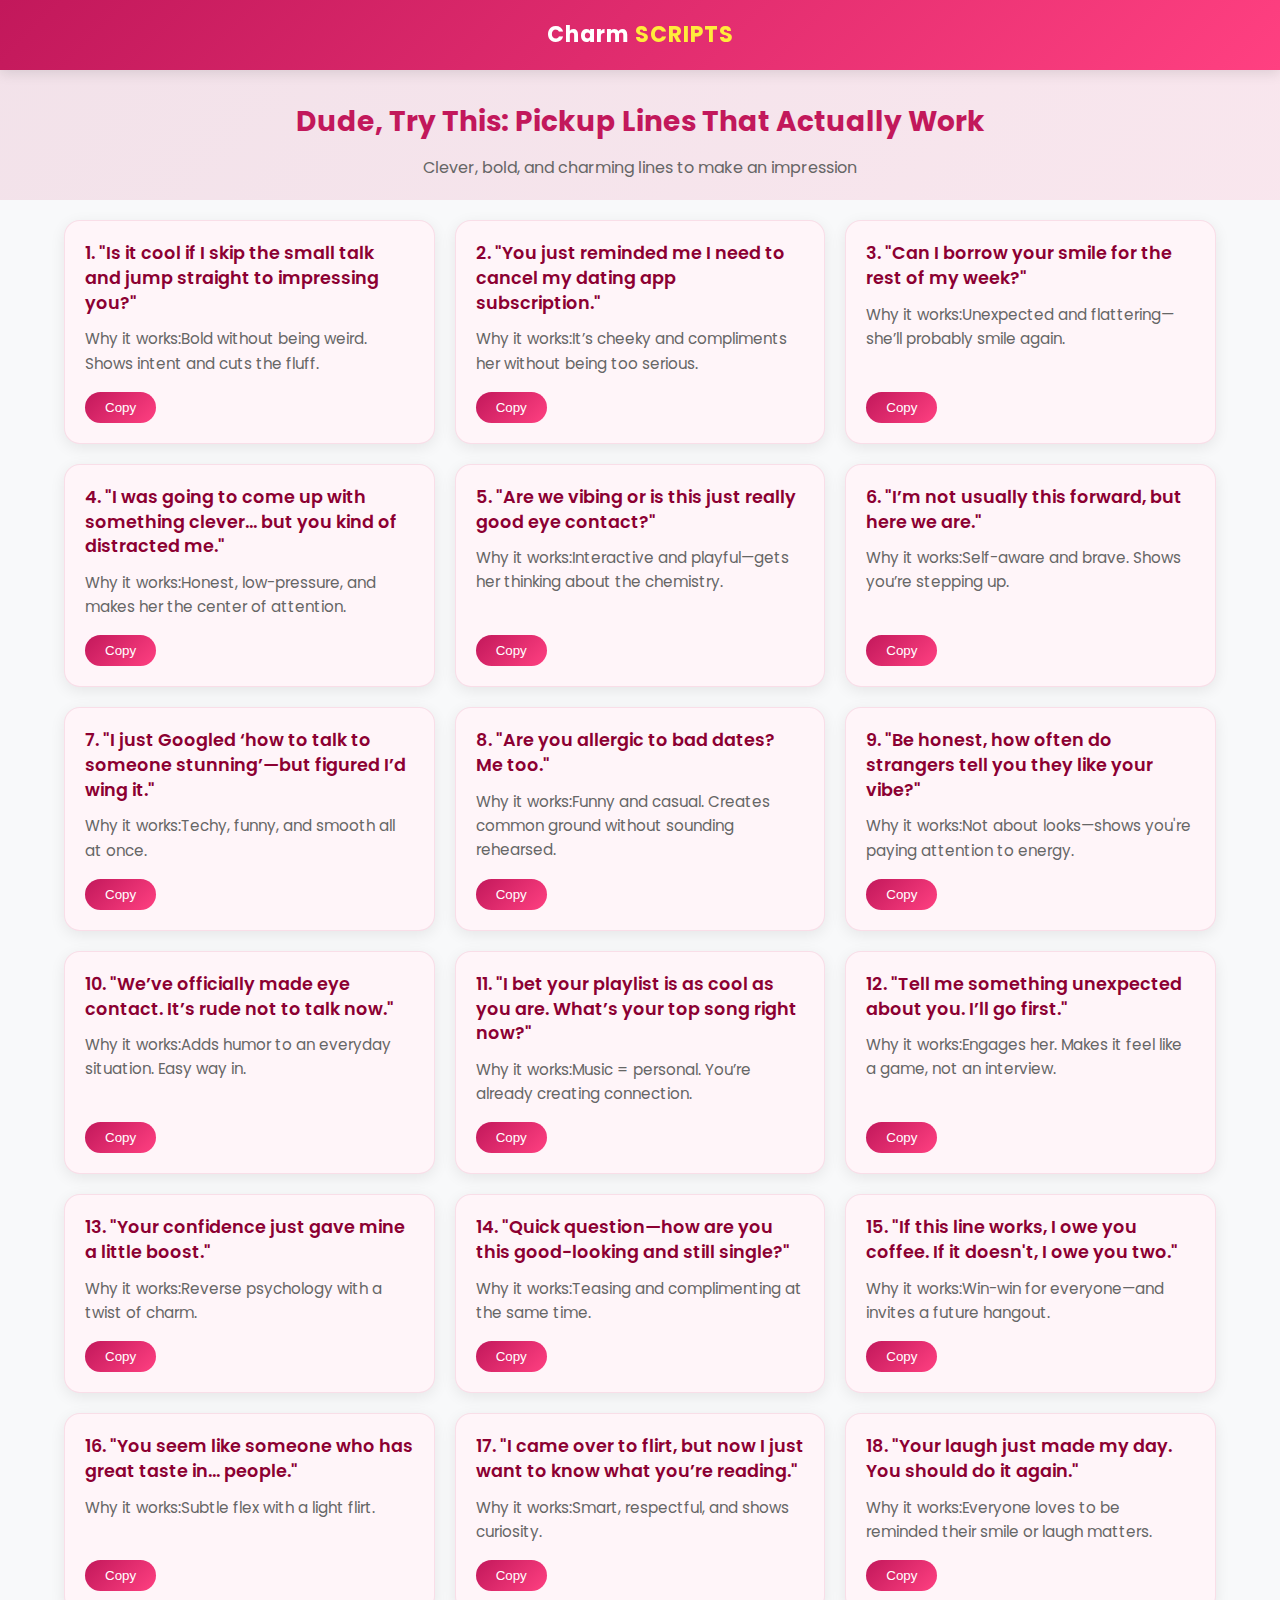
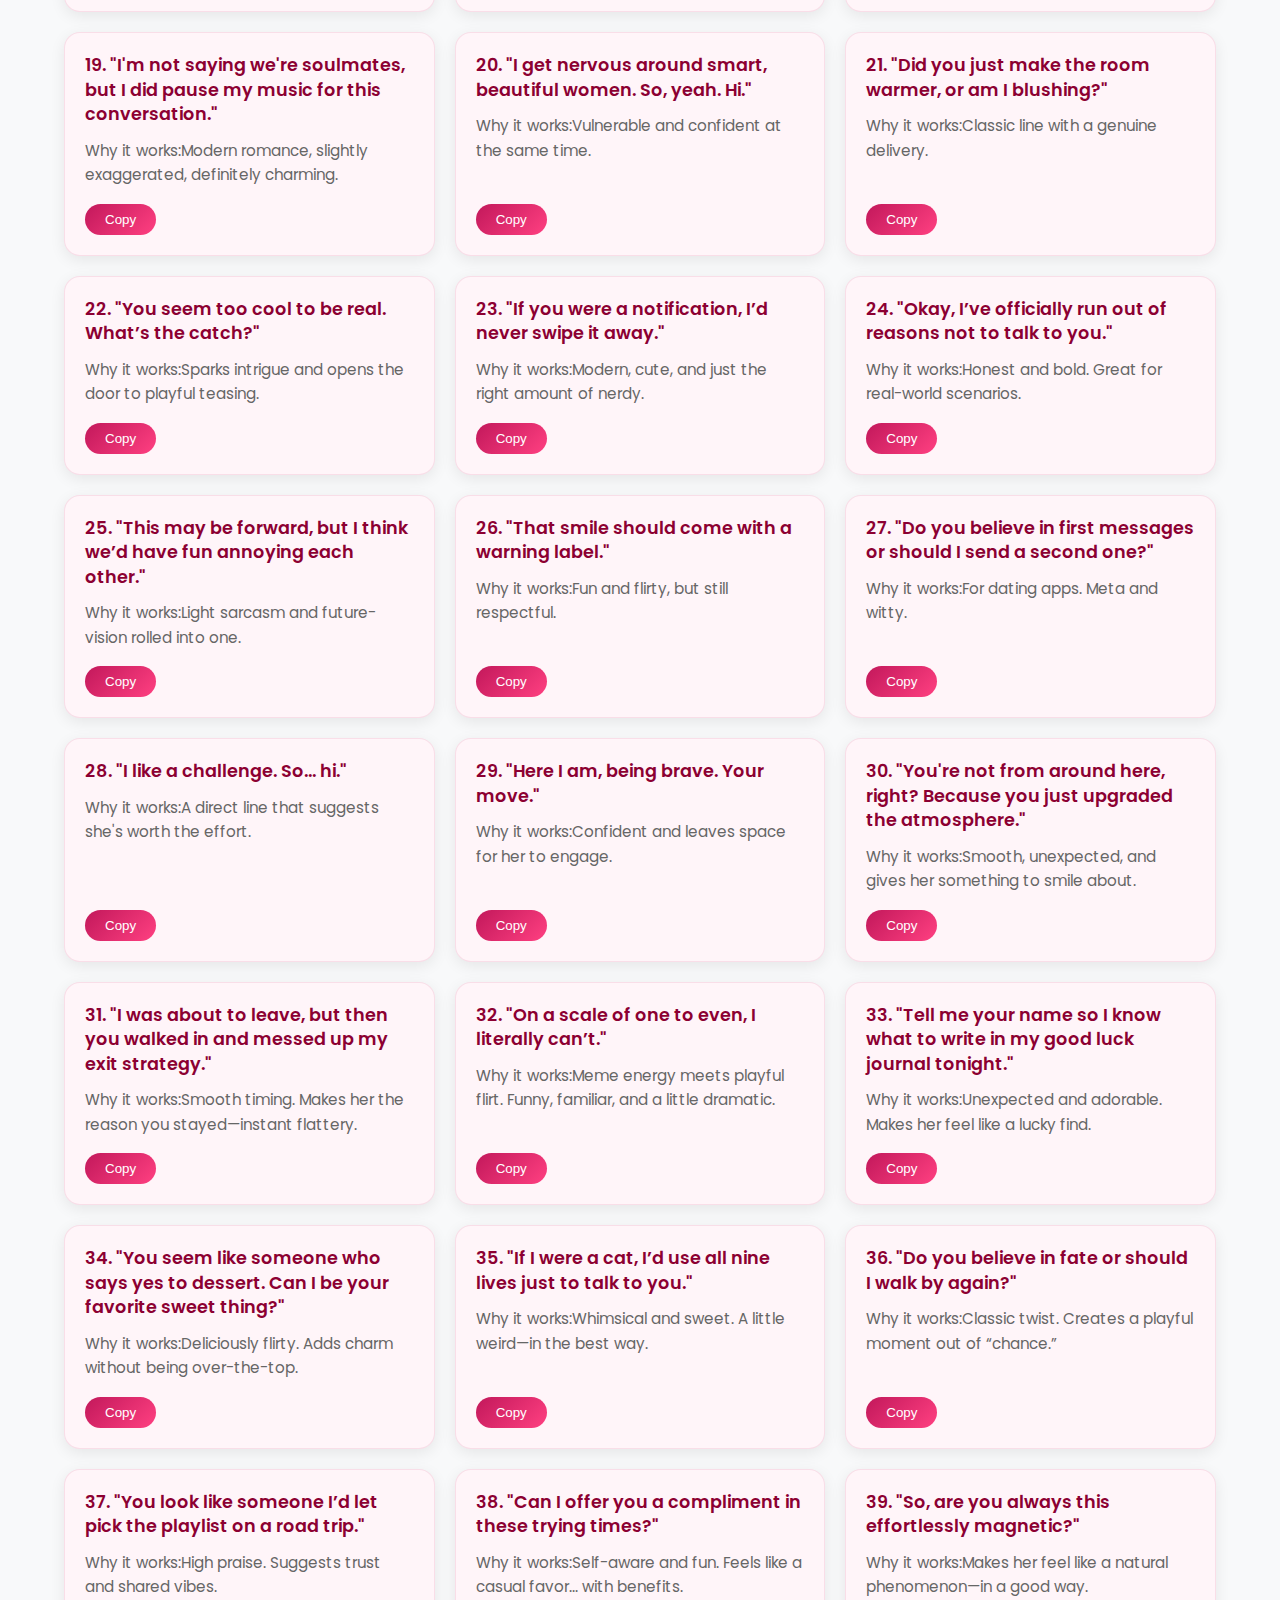
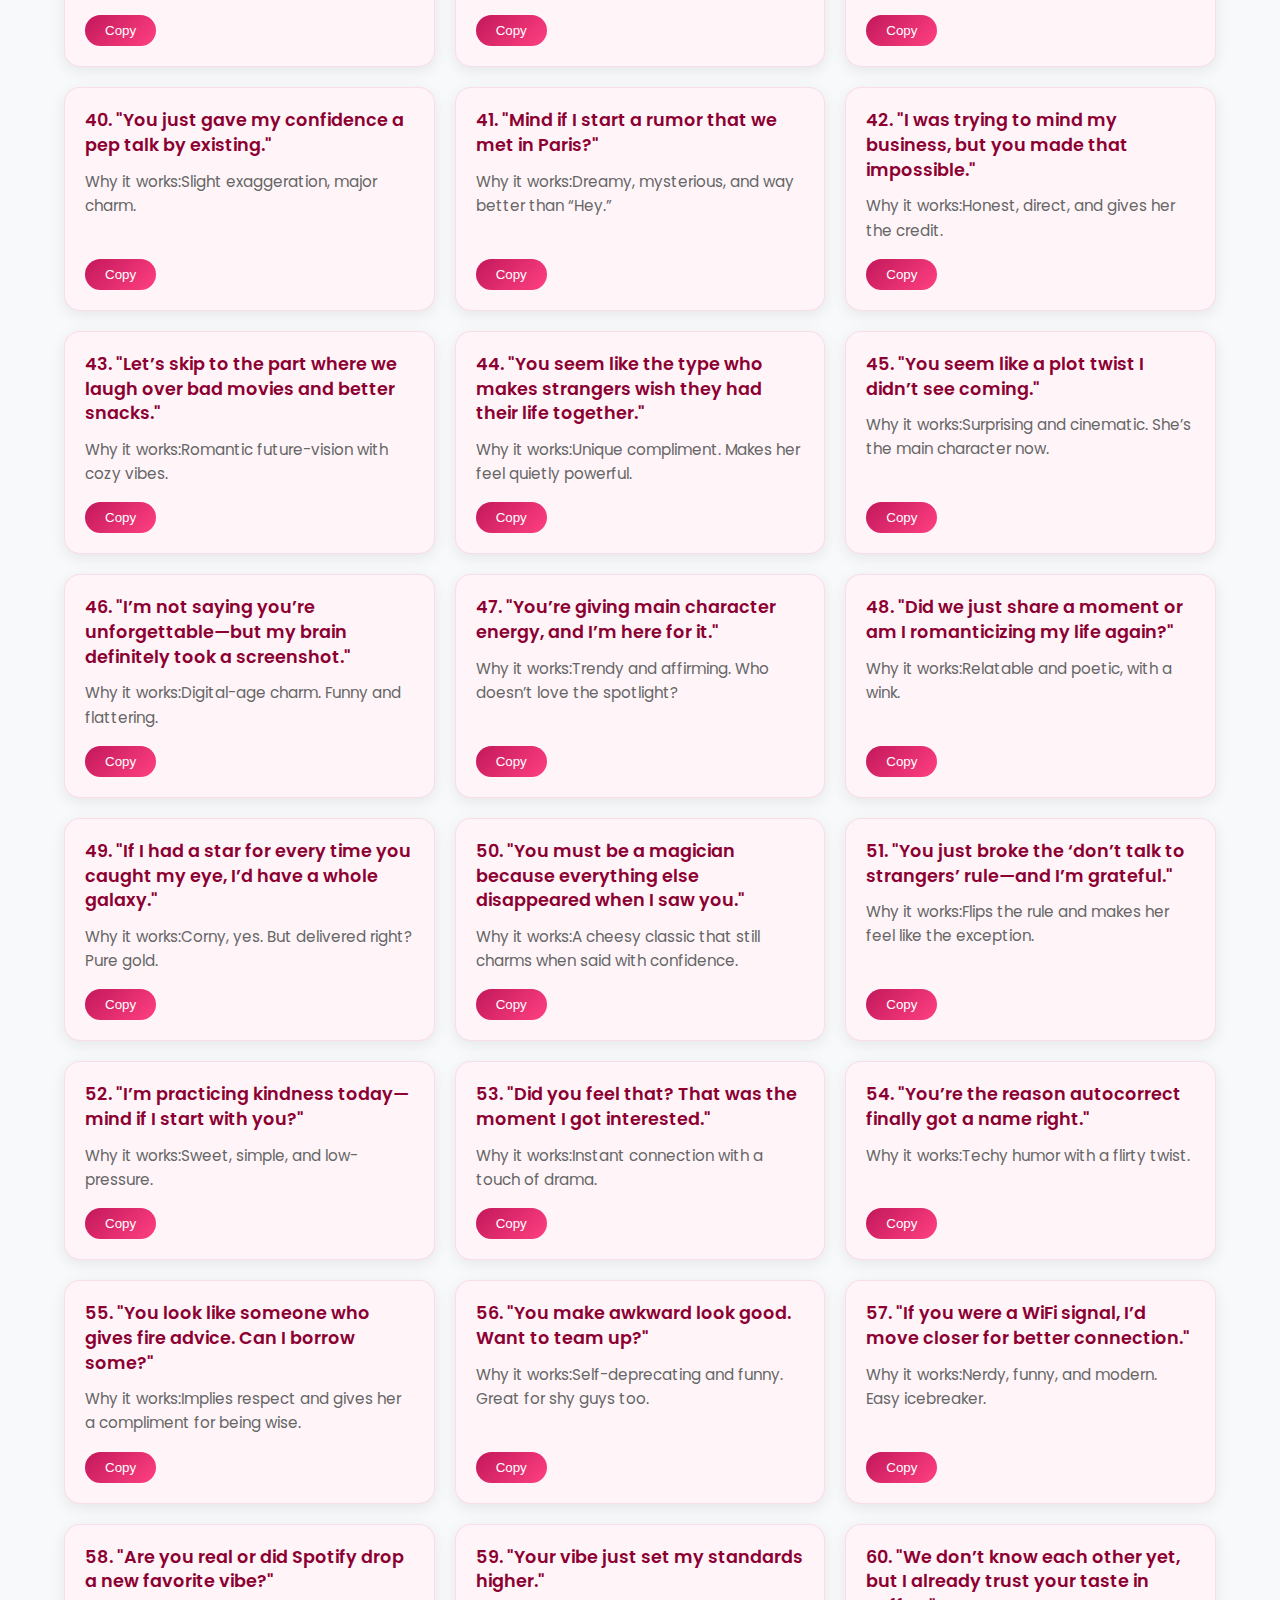
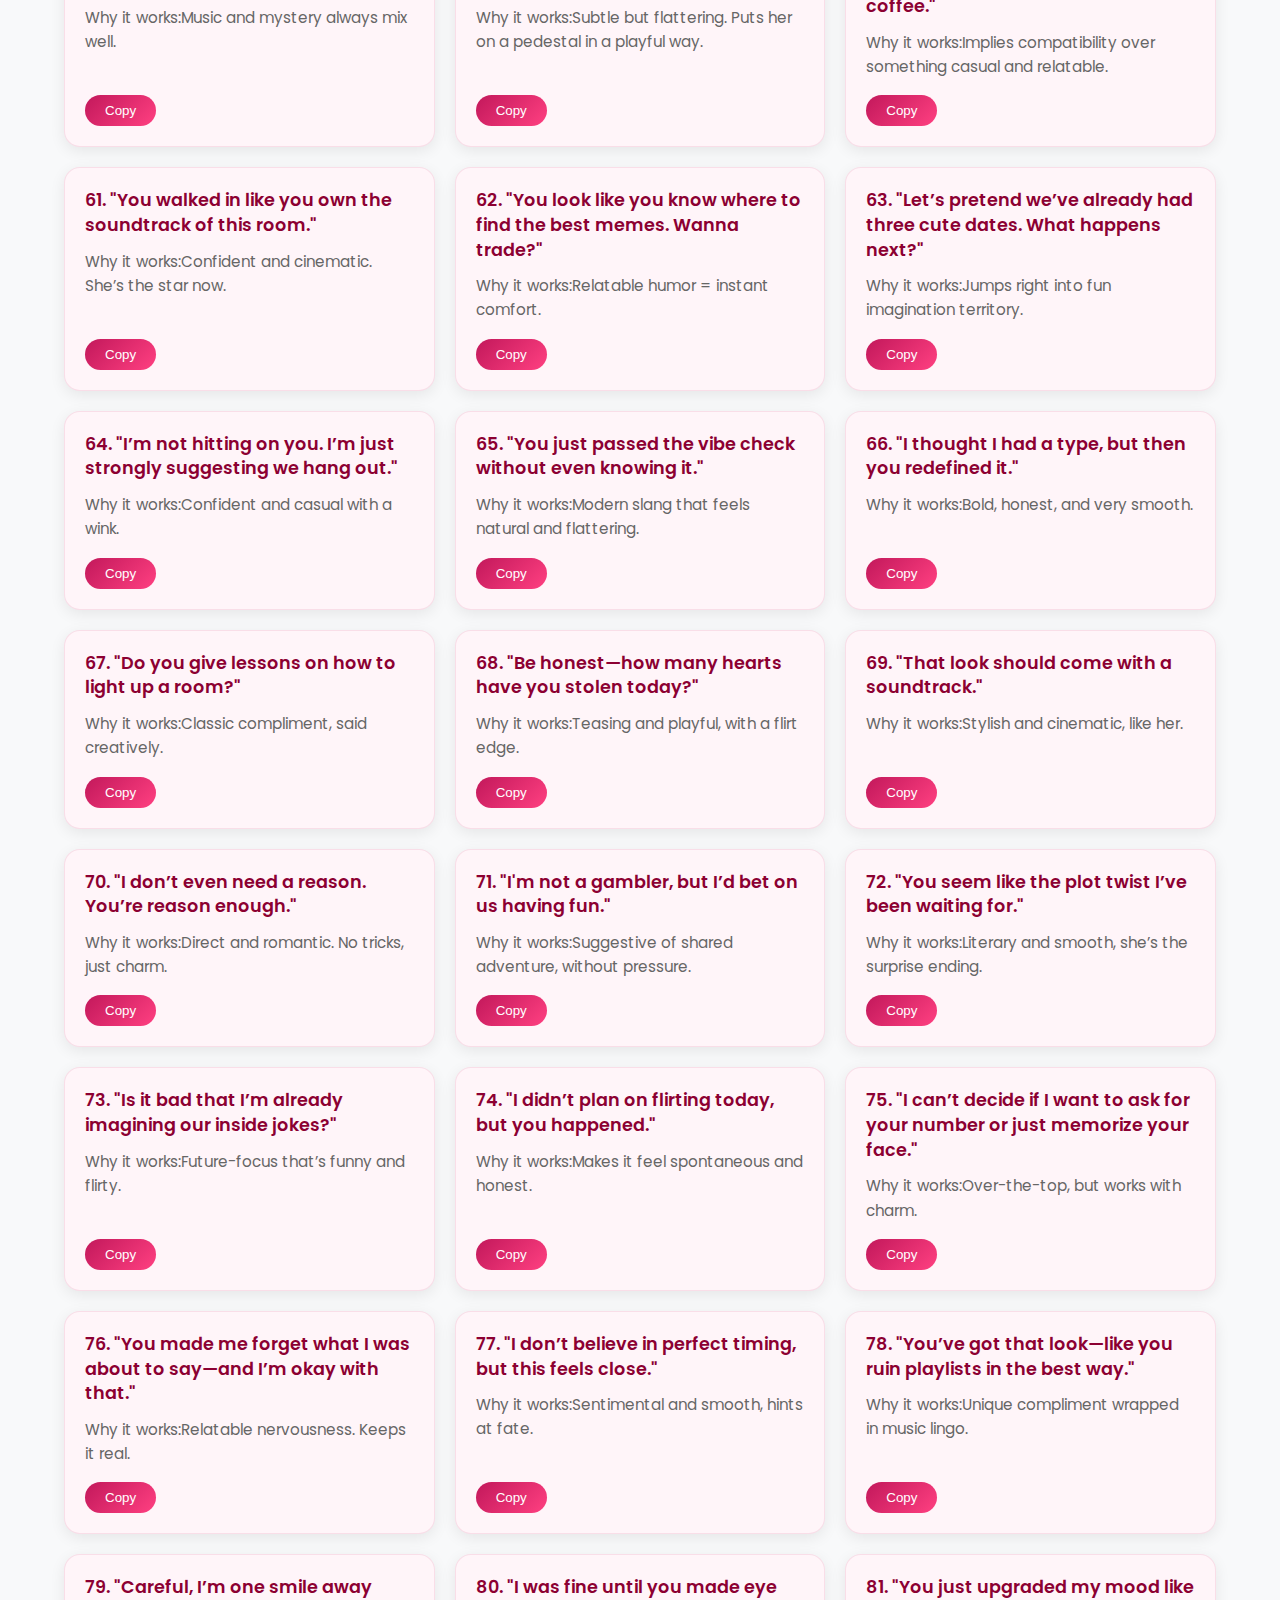
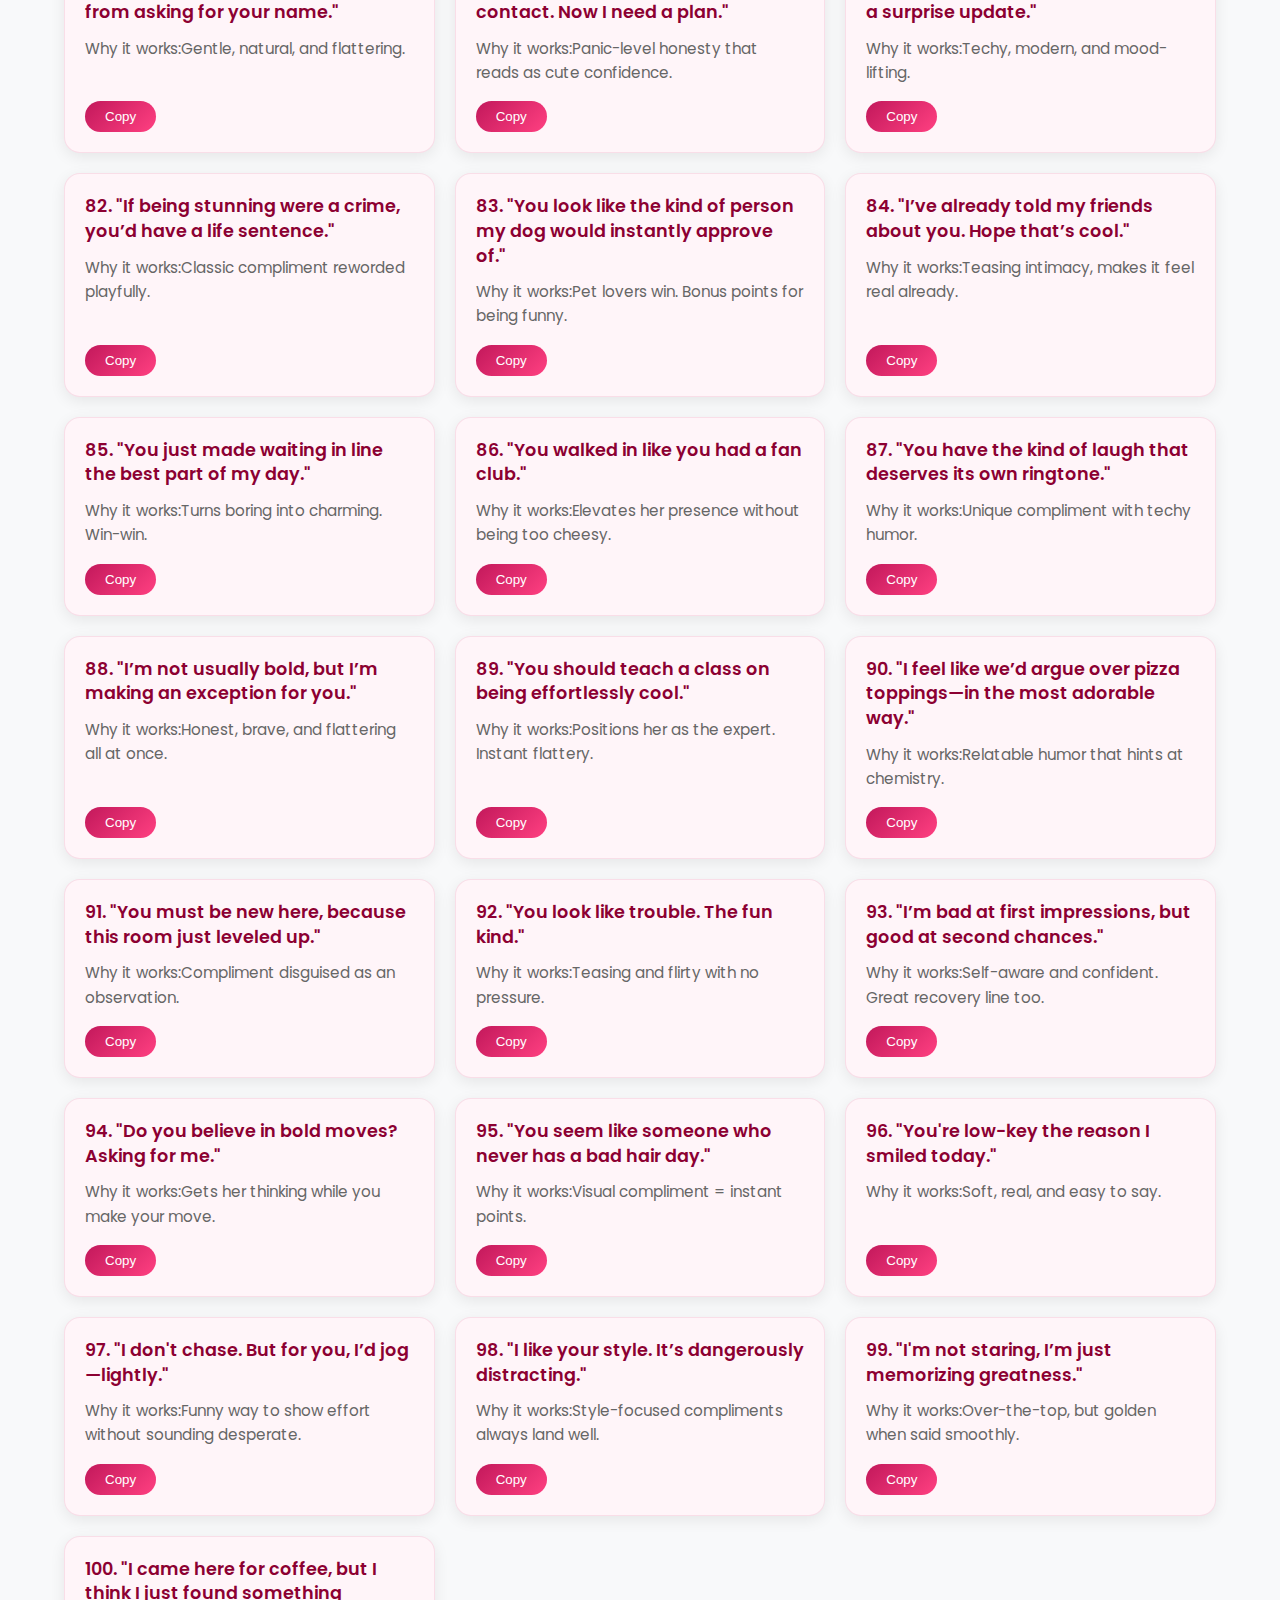
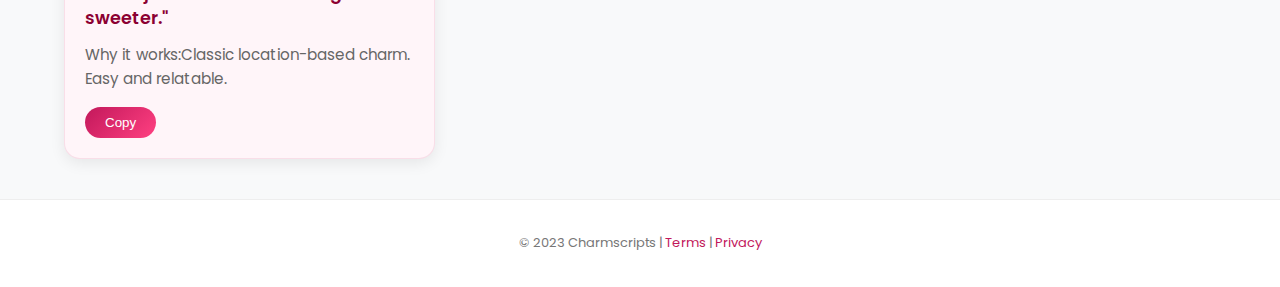
<file: file10.html>
<!DOCTYPE html>
<html lang="en">
<head>
  <meta charset="UTF-8" />
  <meta name="viewport" content="width=device-width, initial-scale=1.0"/>
  <title>Dude, Try This: Pickup Lines That Actually Work</title>
  <link rel="preconnect" href="https://fonts.googleapis.com">
  <link href="https://fonts.googleapis.com/css2?family=Poppins:wght@400;500;600;700&display=swap" rel="stylesheet">
  <link rel="stylesheet" href="https://cdnjs.cloudflare.com/ajax/libs/font-awesome/6.4.0/css/all.min.css">
  <style>
    :root {
      --primary: #c2185b;
      --primary-dark: #8c0032;
      --secondary: #ff4081;
      --text: #333;
      --light-gray: #f8f9fa;
      --white: #fff;
      --card-bg: #fff5f9;
    }
    * {
      box-sizing: border-box;
    }
    body {
      margin: 0;
      font-family: 'Poppins', sans-serif;
      background: var(--light-gray);
      color: var(--text);
      line-height: 1.6;
    }
    .site-header {
      text-align: center;
      background: linear-gradient(135deg, var(--primary), var(--secondary));
      height: 70px;
      line-height: 70px;
      box-shadow: 0 4px 12px rgba(0,0,0,0.1);
      position: sticky;
      top: 0;
      z-index: 100;
    }
    .logo {
      font-size: 22px;
      font-weight: 700;
      color: var(--white);
      letter-spacing: 1px;
      text-decoration: none;
    }
    .logo span {
      color: #ffeb3b;
    }

    /* Page Header */
    .page-header {
      text-align: center;
      padding: 30px 5% 20px;
      background: linear-gradient(135deg, rgba(194,24,91,0.1), rgba(255,64,129,0.1));
      margin-bottom: 20px;
    }
    .page-header h1 {
      color: var(--primary);
      margin: 0;
      font-size: 28px;
    }
    .page-header p {
      color: #666;
      max-width: 600px;
      margin: 10px auto 0;
    }

    /* Grid Layout */
    .grid {
      display: grid;
      grid-template-columns: repeat(auto-fit, minmax(300px, 1fr));
      gap: 20px;
      padding: 0 5% 40px;
    }

    /* Cards */
    .card {
      background: var(--card-bg);
      border-radius: 16px;
      padding: 20px;
      box-shadow: 0 4px 15px rgba(0,0,0,0.08);
      display: flex;
      flex-direction: column;
      transition: all 0.3s ease;
      border: 1px solid rgba(194,24,91,0.1);
    }
    .card:hover {
      transform: translateY(-5px);
      box-shadow: 0 8px 25px rgba(0,0,0,0.12);
    }
    .pickup-line {
      font-weight: 600;
      font-size: 1.1em;
      margin-bottom: 12px;
      color: var(--primary-dark);
      line-height: 1.4;
    }
    .why {
      font-size: 0.95em;
      color: #666;
      margin-bottom: 16px;
      flex-grow: 1;
    }
    .copy-button {
      align-self: flex-start;
      background: linear-gradient(135deg, var(--primary), var(--secondary));
      color: white;
      border: none;
      padding: 8px 20px;
      border-radius: 30px;
      font-weight: 500;
      cursor: pointer;
      transition: all 0.3s;
      display: flex;
      align-items: center;
      gap: 8px;
    }
    .copy-button:hover {
      background: linear-gradient(135deg, var(--primary-dark), var(--primary));
      box-shadow: 0 4px 12px rgba(194,24,91,0.3);
    }
    .copy-button i {
      font-size: 14px;
    }

    /* Floating Action Button */
    .fab {
      position: fixed;
      bottom: 30px;
      right: 30px;
      background: linear-gradient(135deg, var(--primary), var(--secondary));
      color: white;
      width: 60px;
      height: 60px;
      border-radius: 50%;
      display: flex;
      align-items: center;
      justify-content: center;
      box-shadow: 0 4px 20px rgba(194,24,91,0.3);
      cursor: pointer;
      z-index: 50;
      transition: all 0.3s;
    }
    .fab:hover {
      transform: scale(1.1);
    }

    /* Footer */
    footer {
      text-align: center;
      padding: 20px;
      background: var(--white);
      font-size: 13px;
      color: #777;
      border-top: 1px solid #eee;
    }
    footer a {
      color: var(--primary);
      text-decoration: none;
    }

    /* Responsive Adjustments */
    @media (max-width: 768px) {
      .grid {
        grid-template-columns: 1fr;
        padding: 0 15px 30px;
      }
      .page-header h1 {
        font-size: 24px;
      }
      .fab {
        bottom: 20px;
        right: 20px;
        width: 50px;
        height: 50px;
      }
    }

    /* Animation for copy feedback */
    @keyframes fadeIn {
      from { opacity: 0; }
      to { opacity: 1; }
    }
    .copy-feedback {
      position: fixed;
      bottom: 100px;
      right: 30px;
      background: var(--primary);
      color: white;
      padding: 12px 20px;
      border-radius: 8px;
      box-shadow: 0 4px 12px rgba(0,0,0,0.15);
      z-index: 100;
      animation: fadeIn 0.3s;
      display: none;
    }
  </style>
</head>
<body>

  <header class="site-header">
    <a href="#" class="logo">Charm <span>SCRIPTS</span></a>
  </header>

  <div class="page-header">
    <h1>Dude, Try This: Pickup Lines That Actually Work</h1>
    <p>Clever, bold, and charming lines to make an impression</p>
  </div>

  <div class="grid">
<div class="card"><div class="pickup-line">1. "Is it cool if I skip the small talk and jump straight to impressing you?"</div><div class="why">Why it works:Bold without being weird. Shows intent and cuts the fluff.</div><button class="copy-button" onclick="copyText(this)">Copy</button></div><div class="card"><div class="pickup-line">2. "You just reminded me I need to cancel my dating app subscription."</div><div class="why">Why it works:It’s cheeky and compliments her without being too serious.</div><button class="copy-button" onclick="copyText(this)">Copy</button></div><div class="card"><div class="pickup-line">3. "Can I borrow your smile for the rest of my week?"</div><div class="why">Why it works:Unexpected and flattering—she’ll probably smile again.</div><button class="copy-button" onclick="copyText(this)">Copy</button></div><div class="card"><div class="pickup-line">4. "I was going to come up with something clever... but you kind of distracted me."</div><div class="why">Why it works:Honest, low-pressure, and makes her the center of attention.</div><button class="copy-button" onclick="copyText(this)">Copy</button></div><div class="card"><div class="pickup-line">5. "Are we vibing or is this just really good eye contact?"</div><div class="why">Why it works:Interactive and playful—gets her thinking about the chemistry.</div><button class="copy-button" onclick="copyText(this)">Copy</button></div><div class="card"><div class="pickup-line">6. "I’m not usually this forward, but here we are."</div><div class="why">Why it works:Self-aware and brave. Shows you’re stepping up.</div><button class="copy-button" onclick="copyText(this)">Copy</button></div><div class="card"><div class="pickup-line">7. "I just Googled ‘how to talk to someone stunning’—but figured I’d wing it."</div><div class="why">Why it works:Techy, funny, and smooth all at once.</div><button class="copy-button" onclick="copyText(this)">Copy</button></div><div class="card"><div class="pickup-line">8. "Are you allergic to bad dates? Me too."</div><div class="why">Why it works:Funny and casual. Creates common ground without sounding rehearsed.</div><button class="copy-button" onclick="copyText(this)">Copy</button></div><div class="card"><div class="pickup-line">9. "Be honest, how often do strangers tell you they like your vibe?"</div><div class="why">Why it works:Not about looks—shows you're paying attention to energy.</div><button class="copy-button" onclick="copyText(this)">Copy</button></div><div class="card"><div class="pickup-line">10. "We’ve officially made eye contact. It’s rude not to talk now."</div><div class="why">Why it works:Adds humor to an everyday situation. Easy way in.</div><button class="copy-button" onclick="copyText(this)">Copy</button></div><div class="card"><div class="pickup-line">11. "I bet your playlist is as cool as you are. What’s your top song right now?"</div><div class="why">Why it works:Music = personal. You’re already creating connection.</div><button class="copy-button" onclick="copyText(this)">Copy</button></div><div class="card"><div class="pickup-line">12. "Tell me something unexpected about you. I’ll go first."</div><div class="why">Why it works:Engages her. Makes it feel like a game, not an interview.</div><button class="copy-button" onclick="copyText(this)">Copy</button></div><div class="card"><div class="pickup-line">13. "Your confidence just gave mine a little boost."</div><div class="why">Why it works:Reverse psychology with a twist of charm.</div><button class="copy-button" onclick="copyText(this)">Copy</button></div><div class="card"><div class="pickup-line">14. "Quick question—how are you this good-looking and still single?"</div><div class="why">Why it works:Teasing and complimenting at the same time.</div><button class="copy-button" onclick="copyText(this)">Copy</button></div><div class="card"><div class="pickup-line">15. "If this line works, I owe you coffee. If it doesn't, I owe you two."</div><div class="why">Why it works:Win-win for everyone—and invites a future hangout.</div><button class="copy-button" onclick="copyText(this)">Copy</button></div><div class="card"><div class="pickup-line">16. "You seem like someone who has great taste in... people."</div><div class="why">Why it works:Subtle flex with a light flirt.</div><button class="copy-button" onclick="copyText(this)">Copy</button></div><div class="card"><div class="pickup-line">17. "I came over to flirt, but now I just want to know what you’re reading."</div><div class="why">Why it works:Smart, respectful, and shows curiosity.</div><button class="copy-button" onclick="copyText(this)">Copy</button></div><div class="card"><div class="pickup-line">18. "Your laugh just made my day. You should do it again."</div><div class="why">Why it works:Everyone loves to be reminded their smile or laugh matters.</div><button class="copy-button" onclick="copyText(this)">Copy</button></div><div class="card"><div class="pickup-line">19. "I'm not saying we're soulmates, but I did pause my music for this conversation."</div><div class="why">Why it works:Modern romance, slightly exaggerated, definitely charming.</div><button class="copy-button" onclick="copyText(this)">Copy</button></div><div class="card"><div class="pickup-line">20. "I get nervous around smart, beautiful women. So, yeah. Hi."</div><div class="why">Why it works:Vulnerable and confident at the same time.</div><button class="copy-button" onclick="copyText(this)">Copy</button></div><div class="card"><div class="pickup-line">21. "Did you just make the room warmer, or am I blushing?"</div><div class="why">Why it works:Classic line with a genuine delivery.</div><button class="copy-button" onclick="copyText(this)">Copy</button></div><div class="card"><div class="pickup-line">22. "You seem too cool to be real. What’s the catch?"</div><div class="why">Why it works:Sparks intrigue and opens the door to playful teasing.</div><button class="copy-button" onclick="copyText(this)">Copy</button></div><div class="card"><div class="pickup-line">23. "If you were a notification, I’d never swipe it away."</div><div class="why">Why it works:Modern, cute, and just the right amount of nerdy.</div><button class="copy-button" onclick="copyText(this)">Copy</button></div><div class="card"><div class="pickup-line">24. "Okay, I’ve officially run out of reasons not to talk to you."</div><div class="why">Why it works:Honest and bold. Great for real-world scenarios.</div><button class="copy-button" onclick="copyText(this)">Copy</button></div><div class="card"><div class="pickup-line">25. "This may be forward, but I think we’d have fun annoying each other."</div><div class="why">Why it works:Light sarcasm and future-vision rolled into one.</div><button class="copy-button" onclick="copyText(this)">Copy</button></div><div class="card"><div class="pickup-line">26. "That smile should come with a warning label."</div><div class="why">Why it works:Fun and flirty, but still respectful.</div><button class="copy-button" onclick="copyText(this)">Copy</button></div><div class="card"><div class="pickup-line">27. "Do you believe in first messages or should I send a second one?"</div><div class="why">Why it works:For dating apps. Meta and witty.</div><button class="copy-button" onclick="copyText(this)">Copy</button></div><div class="card"><div class="pickup-line">28. "I like a challenge. So... hi."</div><div class="why">Why it works:A direct line that suggests she's worth the effort.</div><button class="copy-button" onclick="copyText(this)">Copy</button></div><div class="card"><div class="pickup-line">29. "Here I am, being brave. Your move."</div><div class="why">Why it works:Confident and leaves space for her to engage.</div><button class="copy-button" onclick="copyText(this)">Copy</button></div><div class="card"><div class="pickup-line">30. "You're not from around here, right? Because you just upgraded the atmosphere."</div><div class="why">Why it works:Smooth, unexpected, and gives her something to smile about.</div><button class="copy-button" onclick="copyText(this)">Copy</button></div><div class="card"><div class="pickup-line">31. "I was about to leave, but then you walked in and messed up my exit strategy."</div><div class="why">Why it works:Smooth timing. Makes her the reason you stayed—instant flattery.</div><button class="copy-button" onclick="copyText(this)">Copy</button></div><div class="card"><div class="pickup-line">32. "On a scale of one to even, I literally can’t."</div><div class="why">Why it works:Meme energy meets playful flirt. Funny, familiar, and a little dramatic.</div><button class="copy-button" onclick="copyText(this)">Copy</button></div><div class="card"><div class="pickup-line">33. "Tell me your name so I know what to write in my good luck journal tonight."</div><div class="why">Why it works:Unexpected and adorable. Makes her feel like a lucky find.</div><button class="copy-button" onclick="copyText(this)">Copy</button></div><div class="card"><div class="pickup-line">34. "You seem like someone who says yes to dessert. Can I be your favorite sweet thing?"</div><div class="why">Why it works:Deliciously flirty. Adds charm without being over-the-top.</div><button class="copy-button" onclick="copyText(this)">Copy</button></div><div class="card"><div class="pickup-line">35. "If I were a cat, I’d use all nine lives just to talk to you."</div><div class="why">Why it works:Whimsical and sweet. A little weird—in the best way.</div><button class="copy-button" onclick="copyText(this)">Copy</button></div><div class="card"><div class="pickup-line">36. "Do you believe in fate or should I walk by again?"</div><div class="why">Why it works:Classic twist. Creates a playful moment out of “chance.”</div><button class="copy-button" onclick="copyText(this)">Copy</button></div><div class="card"><div class="pickup-line">37. "You look like someone I’d let pick the playlist on a road trip."</div><div class="why">Why it works:High praise. Suggests trust and shared vibes.</div><button class="copy-button" onclick="copyText(this)">Copy</button></div><div class="card"><div class="pickup-line">38. "Can I offer you a compliment in these trying times?"</div><div class="why">Why it works:Self-aware and fun. Feels like a casual favor... with benefits.</div><button class="copy-button" onclick="copyText(this)">Copy</button></div><div class="card"><div class="pickup-line">39. "So, are you always this effortlessly magnetic?"</div><div class="why">Why it works:Makes her feel like a natural phenomenon—in a good way.</div><button class="copy-button" onclick="copyText(this)">Copy</button></div><div class="card"><div class="pickup-line">40. "You just gave my confidence a pep talk by existing."</div><div class="why">Why it works:Slight exaggeration, major charm.</div><button class="copy-button" onclick="copyText(this)">Copy</button></div><div class="card"><div class="pickup-line">41. "Mind if I start a rumor that we met in Paris?"</div><div class="why">Why it works:Dreamy, mysterious, and way better than “Hey.”</div><button class="copy-button" onclick="copyText(this)">Copy</button></div><div class="card"><div class="pickup-line">42. "I was trying to mind my business, but you made that impossible."</div><div class="why">Why it works:Honest, direct, and gives her the credit.</div><button class="copy-button" onclick="copyText(this)">Copy</button></div><div class="card"><div class="pickup-line">43. "Let’s skip to the part where we laugh over bad movies and better snacks."</div><div class="why">Why it works:Romantic future-vision with cozy vibes.</div><button class="copy-button" onclick="copyText(this)">Copy</button></div><div class="card"><div class="pickup-line">44. "You seem like the type who makes strangers wish they had their life together."</div><div class="why">Why it works:Unique compliment. Makes her feel quietly powerful.</div><button class="copy-button" onclick="copyText(this)">Copy</button></div><div class="card"><div class="pickup-line">45. "You seem like a plot twist I didn’t see coming."</div><div class="why">Why it works:Surprising and cinematic. She’s the main character now.</div><button class="copy-button" onclick="copyText(this)">Copy</button></div><div class="card"><div class="pickup-line">46. "I’m not saying you’re unforgettable—but my brain definitely took a screenshot."</div><div class="why">Why it works:Digital-age charm. Funny and flattering.</div><button class="copy-button" onclick="copyText(this)">Copy</button></div><div class="card"><div class="pickup-line">47. "You’re giving main character energy, and I’m here for it."</div><div class="why">Why it works:Trendy and affirming. Who doesn’t love the spotlight?</div><button class="copy-button" onclick="copyText(this)">Copy</button></div><div class="card"><div class="pickup-line">48. "Did we just share a moment or am I romanticizing my life again?"</div><div class="why">Why it works:Relatable and poetic, with a wink.</div><button class="copy-button" onclick="copyText(this)">Copy</button></div><div class="card"><div class="pickup-line">49. "If I had a star for every time you caught my eye, I’d have a whole galaxy."</div><div class="why">Why it works:Corny, yes. But delivered right? Pure gold.</div><button class="copy-button" onclick="copyText(this)">Copy</button></div><div class="card"><div class="pickup-line">50. "You must be a magician because everything else disappeared when I saw you."</div><div class="why">Why it works:A cheesy classic that still charms when said with confidence.</div><button class="copy-button" onclick="copyText(this)">Copy</button></div><div class="card"><div class="pickup-line">51. "You just broke the ‘don’t talk to strangers’ rule—and I’m grateful."</div><div class="why">Why it works:Flips the rule and makes her feel like the exception.</div><button class="copy-button" onclick="copyText(this)">Copy</button></div><div class="card"><div class="pickup-line">52. "I’m practicing kindness today—mind if I start with you?"</div><div class="why">Why it works:Sweet, simple, and low-pressure.</div><button class="copy-button" onclick="copyText(this)">Copy</button></div><div class="card"><div class="pickup-line">53. "Did you feel that? That was the moment I got interested."</div><div class="why">Why it works:Instant connection with a touch of drama.</div><button class="copy-button" onclick="copyText(this)">Copy</button></div><div class="card"><div class="pickup-line">54. "You’re the reason autocorrect finally got a name right."</div><div class="why">Why it works:Techy humor with a flirty twist.</div><button class="copy-button" onclick="copyText(this)">Copy</button></div><div class="card"><div class="pickup-line">55. "You look like someone who gives fire advice. Can I borrow some?"</div><div class="why">Why it works:Implies respect and gives her a compliment for being wise.</div><button class="copy-button" onclick="copyText(this)">Copy</button></div><div class="card"><div class="pickup-line">56. "You make awkward look good. Want to team up?"</div><div class="why">Why it works:Self-deprecating and funny. Great for shy guys too.</div><button class="copy-button" onclick="copyText(this)">Copy</button></div><div class="card"><div class="pickup-line">57. "If you were a WiFi signal, I’d move closer for better connection."</div><div class="why">Why it works:Nerdy, funny, and modern. Easy icebreaker.</div><button class="copy-button" onclick="copyText(this)">Copy</button></div><div class="card"><div class="pickup-line">58. "Are you real or did Spotify drop a new favorite vibe?"</div><div class="why">Why it works:Music and mystery always mix well.</div><button class="copy-button" onclick="copyText(this)">Copy</button></div><div class="card"><div class="pickup-line">59. "Your vibe just set my standards higher."</div><div class="why">Why it works:Subtle but flattering. Puts her on a pedestal in a playful way.</div><button class="copy-button" onclick="copyText(this)">Copy</button></div><div class="card"><div class="pickup-line">60. "We don’t know each other yet, but I already trust your taste in coffee."</div><div class="why">Why it works:Implies compatibility over something casual and relatable.</div><button class="copy-button" onclick="copyText(this)">Copy</button></div><div class="card"><div class="pickup-line">61. "You walked in like you own the soundtrack of this room."</div><div class="why">Why it works:Confident and cinematic. She’s the star now.</div><button class="copy-button" onclick="copyText(this)">Copy</button></div><div class="card"><div class="pickup-line">62. "You look like you know where to find the best memes. Wanna trade?"</div><div class="why">Why it works:Relatable humor = instant comfort.</div><button class="copy-button" onclick="copyText(this)">Copy</button></div><div class="card"><div class="pickup-line">63. "Let’s pretend we’ve already had three cute dates. What happens next?"</div><div class="why">Why it works:Jumps right into fun imagination territory.</div><button class="copy-button" onclick="copyText(this)">Copy</button></div><div class="card"><div class="pickup-line">64. "I’m not hitting on you. I’m just strongly suggesting we hang out."</div><div class="why">Why it works:Confident and casual with a wink.</div><button class="copy-button" onclick="copyText(this)">Copy</button></div><div class="card"><div class="pickup-line">65. "You just passed the vibe check without even knowing it."</div><div class="why">Why it works:Modern slang that feels natural and flattering.</div><button class="copy-button" onclick="copyText(this)">Copy</button></div><div class="card"><div class="pickup-line">66. "I thought I had a type, but then you redefined it."</div><div class="why">Why it works:Bold, honest, and very smooth.</div><button class="copy-button" onclick="copyText(this)">Copy</button></div><div class="card"><div class="pickup-line">67. "Do you give lessons on how to light up a room?"</div><div class="why">Why it works:Classic compliment, said creatively.</div><button class="copy-button" onclick="copyText(this)">Copy</button></div><div class="card"><div class="pickup-line">68. "Be honest—how many hearts have you stolen today?"</div><div class="why">Why it works:Teasing and playful, with a flirt edge.</div><button class="copy-button" onclick="copyText(this)">Copy</button></div><div class="card"><div class="pickup-line">69. "That look should come with a soundtrack."</div><div class="why">Why it works:Stylish and cinematic, like her.</div><button class="copy-button" onclick="copyText(this)">Copy</button></div><div class="card"><div class="pickup-line">70. "I don’t even need a reason. You’re reason enough."</div><div class="why">Why it works:Direct and romantic. No tricks, just charm.</div><button class="copy-button" onclick="copyText(this)">Copy</button></div><div class="card"><div class="pickup-line">71. "I'm not a gambler, but I’d bet on us having fun."</div><div class="why">Why it works:Suggestive of shared adventure, without pressure.</div><button class="copy-button" onclick="copyText(this)">Copy</button></div><div class="card"><div class="pickup-line">72. "You seem like the plot twist I’ve been waiting for."</div><div class="why">Why it works:Literary and smooth, she’s the surprise ending.</div><button class="copy-button" onclick="copyText(this)">Copy</button></div><div class="card"><div class="pickup-line">73. "Is it bad that I’m already imagining our inside jokes?"</div><div class="why">Why it works:Future-focus that’s funny and flirty.</div><button class="copy-button" onclick="copyText(this)">Copy</button></div><div class="card"><div class="pickup-line">74. "I didn’t plan on flirting today, but you happened."</div><div class="why">Why it works:Makes it feel spontaneous and honest.</div><button class="copy-button" onclick="copyText(this)">Copy</button></div><div class="card"><div class="pickup-line">75. "I can’t decide if I want to ask for your number or just memorize your face."</div><div class="why">Why it works:Over-the-top, but works with charm.</div><button class="copy-button" onclick="copyText(this)">Copy</button></div><div class="card"><div class="pickup-line">76. "You made me forget what I was about to say—and I’m okay with that."</div><div class="why">Why it works:Relatable nervousness. Keeps it real.</div><button class="copy-button" onclick="copyText(this)">Copy</button></div><div class="card"><div class="pickup-line">77. "I don’t believe in perfect timing, but this feels close."</div><div class="why">Why it works:Sentimental and smooth, hints at fate.</div><button class="copy-button" onclick="copyText(this)">Copy</button></div><div class="card"><div class="pickup-line">78. "You’ve got that look—like you ruin playlists in the best way."</div><div class="why">Why it works:Unique compliment wrapped in music lingo.</div><button class="copy-button" onclick="copyText(this)">Copy</button></div><div class="card"><div class="pickup-line">79. "Careful, I’m one smile away from asking for your name."</div><div class="why">Why it works:Gentle, natural, and flattering.</div><button class="copy-button" onclick="copyText(this)">Copy</button></div><div class="card"><div class="pickup-line">80. "I was fine until you made eye contact. Now I need a plan."</div><div class="why">Why it works:Panic-level honesty that reads as cute confidence.</div><button class="copy-button" onclick="copyText(this)">Copy</button></div><div class="card"><div class="pickup-line">81. "You just upgraded my mood like a surprise update."</div><div class="why">Why it works:Techy, modern, and mood-lifting.</div><button class="copy-button" onclick="copyText(this)">Copy</button></div><div class="card"><div class="pickup-line">82. "If being stunning were a crime, you’d have a life sentence."</div><div class="why">Why it works:Classic compliment reworded playfully.</div><button class="copy-button" onclick="copyText(this)">Copy</button></div><div class="card"><div class="pickup-line">83. "You look like the kind of person my dog would instantly approve of."</div><div class="why">Why it works:Pet lovers win. Bonus points for being funny.</div><button class="copy-button" onclick="copyText(this)">Copy</button></div><div class="card"><div class="pickup-line">84. "I’ve already told my friends about you. Hope that’s cool."</div><div class="why">Why it works:Teasing intimacy, makes it feel real already.</div><button class="copy-button" onclick="copyText(this)">Copy</button></div><div class="card"><div class="pickup-line">85. "You just made waiting in line the best part of my day."</div><div class="why">Why it works:Turns boring into charming. Win-win.</div><button class="copy-button" onclick="copyText(this)">Copy</button></div><div class="card"><div class="pickup-line">86. "You walked in like you had a fan club."</div><div class="why">Why it works:Elevates her presence without being too cheesy.</div><button class="copy-button" onclick="copyText(this)">Copy</button></div><div class="card"><div class="pickup-line">87. "You have the kind of laugh that deserves its own ringtone."</div><div class="why">Why it works:Unique compliment with techy humor.</div><button class="copy-button" onclick="copyText(this)">Copy</button></div><div class="card"><div class="pickup-line">88. "I’m not usually bold, but I’m making an exception for you."</div><div class="why">Why it works:Honest, brave, and flattering all at once.</div><button class="copy-button" onclick="copyText(this)">Copy</button></div><div class="card"><div class="pickup-line">89. "You should teach a class on being effortlessly cool."</div><div class="why">Why it works:Positions her as the expert. Instant flattery.</div><button class="copy-button" onclick="copyText(this)">Copy</button></div><div class="card"><div class="pickup-line">90. "I feel like we’d argue over pizza toppings—in the most adorable way."</div><div class="why">Why it works:Relatable humor that hints at chemistry.</div><button class="copy-button" onclick="copyText(this)">Copy</button></div><div class="card"><div class="pickup-line">91. "You must be new here, because this room just leveled up."</div><div class="why">Why it works:Compliment disguised as an observation.</div><button class="copy-button" onclick="copyText(this)">Copy</button></div><div class="card"><div class="pickup-line">92. "You look like trouble. The fun kind."</div><div class="why">Why it works:Teasing and flirty with no pressure.</div><button class="copy-button" onclick="copyText(this)">Copy</button></div><div class="card"><div class="pickup-line">93. "I’m bad at first impressions, but good at second chances."</div><div class="why">Why it works:Self-aware and confident. Great recovery line too.</div><button class="copy-button" onclick="copyText(this)">Copy</button></div><div class="card"><div class="pickup-line">94. "Do you believe in bold moves? Asking for me."</div><div class="why">Why it works:Gets her thinking while you make your move.</div><button class="copy-button" onclick="copyText(this)">Copy</button></div><div class="card"><div class="pickup-line">95. "You seem like someone who never has a bad hair day."</div><div class="why">Why it works:Visual compliment = instant points.</div><button class="copy-button" onclick="copyText(this)">Copy</button></div><div class="card"><div class="pickup-line">96. "You're low-key the reason I smiled today."</div><div class="why">Why it works:Soft, real, and easy to say.</div><button class="copy-button" onclick="copyText(this)">Copy</button></div><div class="card"><div class="pickup-line">97. "I don't chase. But for you, I’d jog—lightly."</div><div class="why">Why it works:Funny way to show effort without sounding desperate.</div><button class="copy-button" onclick="copyText(this)">Copy</button></div><div class="card"><div class="pickup-line">98. "I like your style. It’s dangerously distracting."</div><div class="why">Why it works:Style-focused compliments always land well.</div><button class="copy-button" onclick="copyText(this)">Copy</button></div><div class="card"><div class="pickup-line">99. "I'm not staring, I’m just memorizing greatness."</div><div class="why">Why it works:Over-the-top, but golden when said smoothly.</div><button class="copy-button" onclick="copyText(this)">Copy</button></div><div class="card"><div class="pickup-line">100. "I came here for coffee, but I think I just found something sweeter."</div><div class="why">Why it works:Classic location-based charm. Easy and relatable.</div><button class="copy-button" onclick="copyText(this)">Copy</button></div></div>


  <!-- Floating Action Button -->
  <div class="fab" onclick="scrollToTop()">
    <i class="fas fa-arrow-up"></i>
  </div>

  <!-- Copy Feedback -->
  <div class="copy-feedback" id="copyFeedback">
    Line copied to clipboard!
  </div>

  <footer>
    <p>© 2023 Charmscripts | <a href="#">Terms</a> | <a href="#">Privacy</a></p>
  </footer>

  <script>
    // Enhanced copy function with visual feedback
    function copyText(button) {
      const text = button.parentElement.querySelector('.pickup-line').innerText;
      const cleanedText = text.replace(/^\d+\.\s*/, ''); // Remove leading number and dot
      
      navigator.clipboard.writeText(cleanedText).then(() => {
        // Show feedback
        const feedback = document.getElementById('copyFeedback');
        feedback.style.display = 'block';
        setTimeout(() => {
          feedback.style.display = 'none';
        }, 2000);
        
        // Button feedback
        const icon = button.querySelector('i');
        const originalIcon = icon.className;
        button.disabled = true;
        icon.className = 'fas fa-check';
        button.innerHTML = `<i class="fas fa-check"></i> Copied!`;
        
        setTimeout(() => {
          button.disabled = false;
          icon.className = originalIcon;
          button.innerHTML = `<i class="${originalIcon}"></i> Copy`;
        }, 1500);
      });
    }

    // Scroll to top function
    function scrollToTop() {
      window.scrollTo({
        top: 0,
        behavior: 'smooth'
      });
    }

    // Show/hide FAB based on scroll position
    window.addEventListener('scroll', () => {
      const fab = document.querySelector('.fab');
      if (window.scrollY > 300) {
        fab.style.display = 'flex';
      } else {
        fab.style.display = 'none';
      }
    });

    // Initialize - hide FAB initially
    document.querySelector('.fab').style.display = 'none';
  </script>
</body>
</html>
</file>
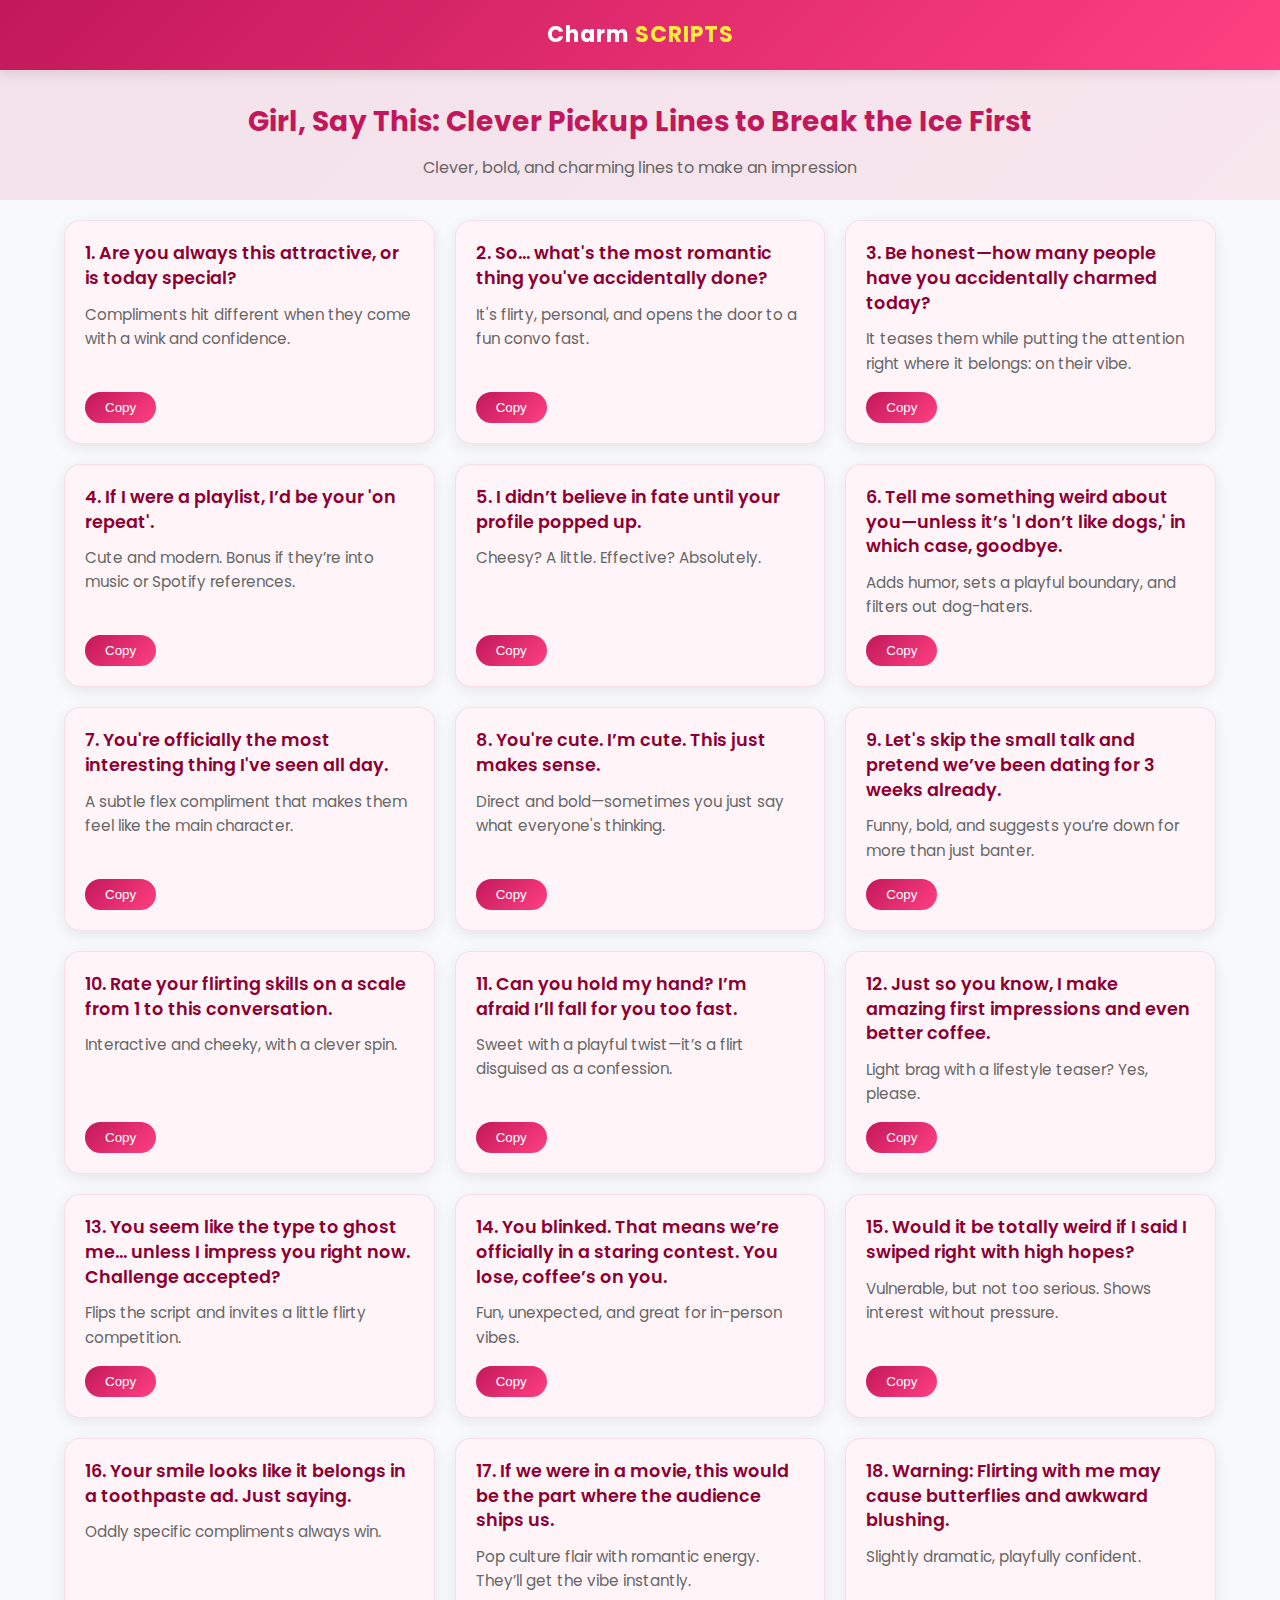
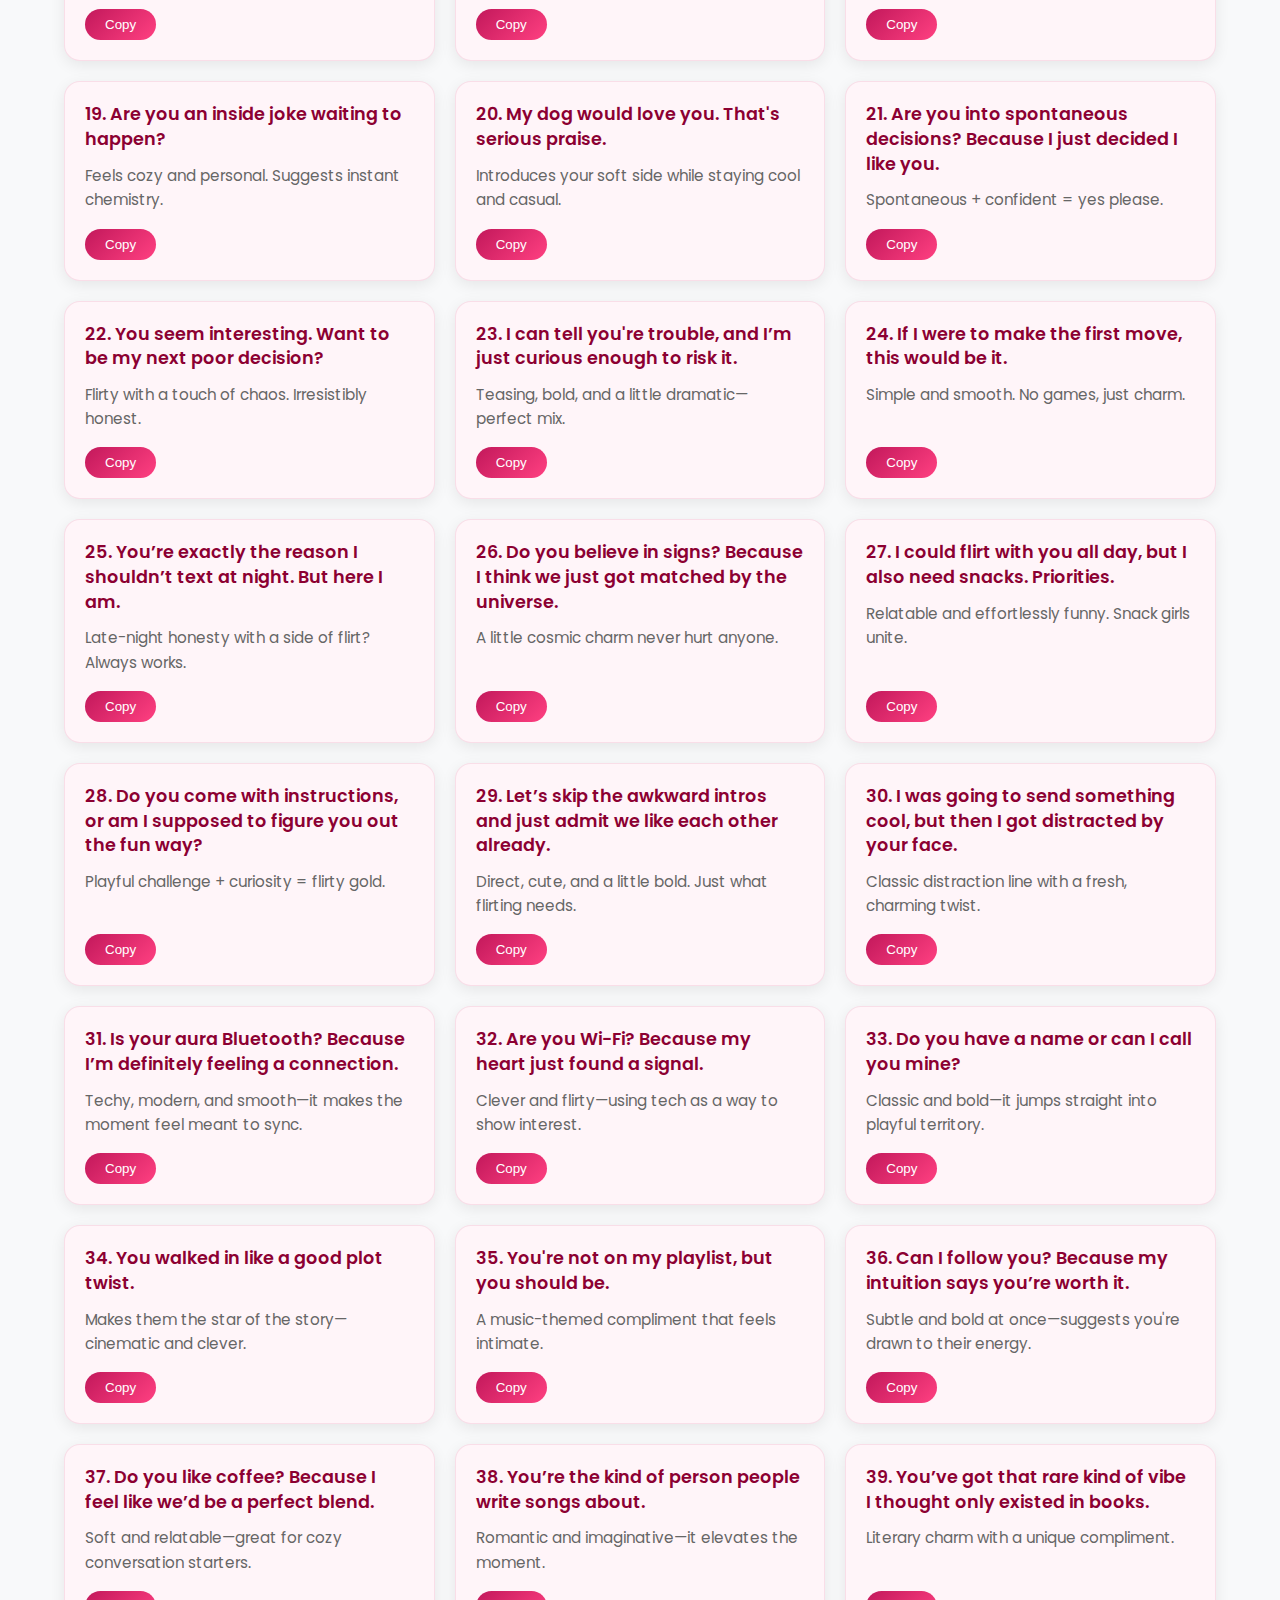
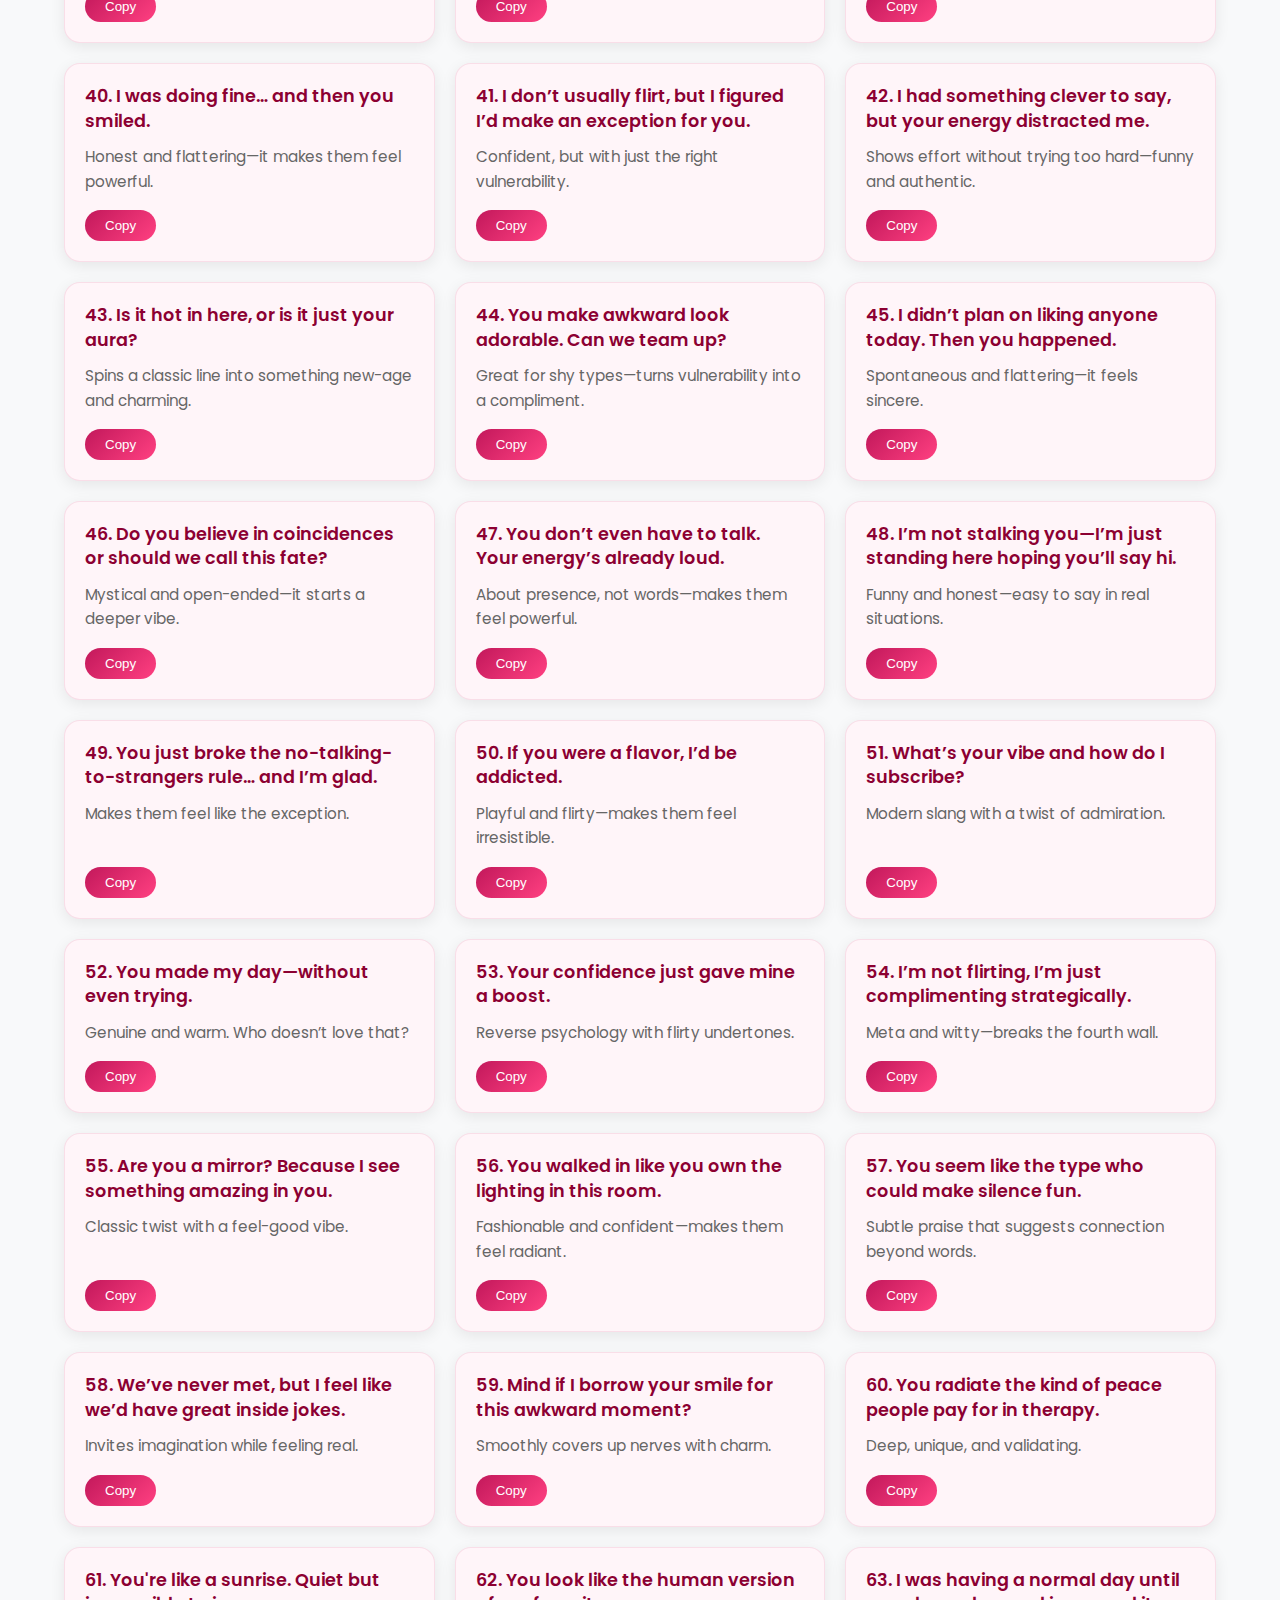
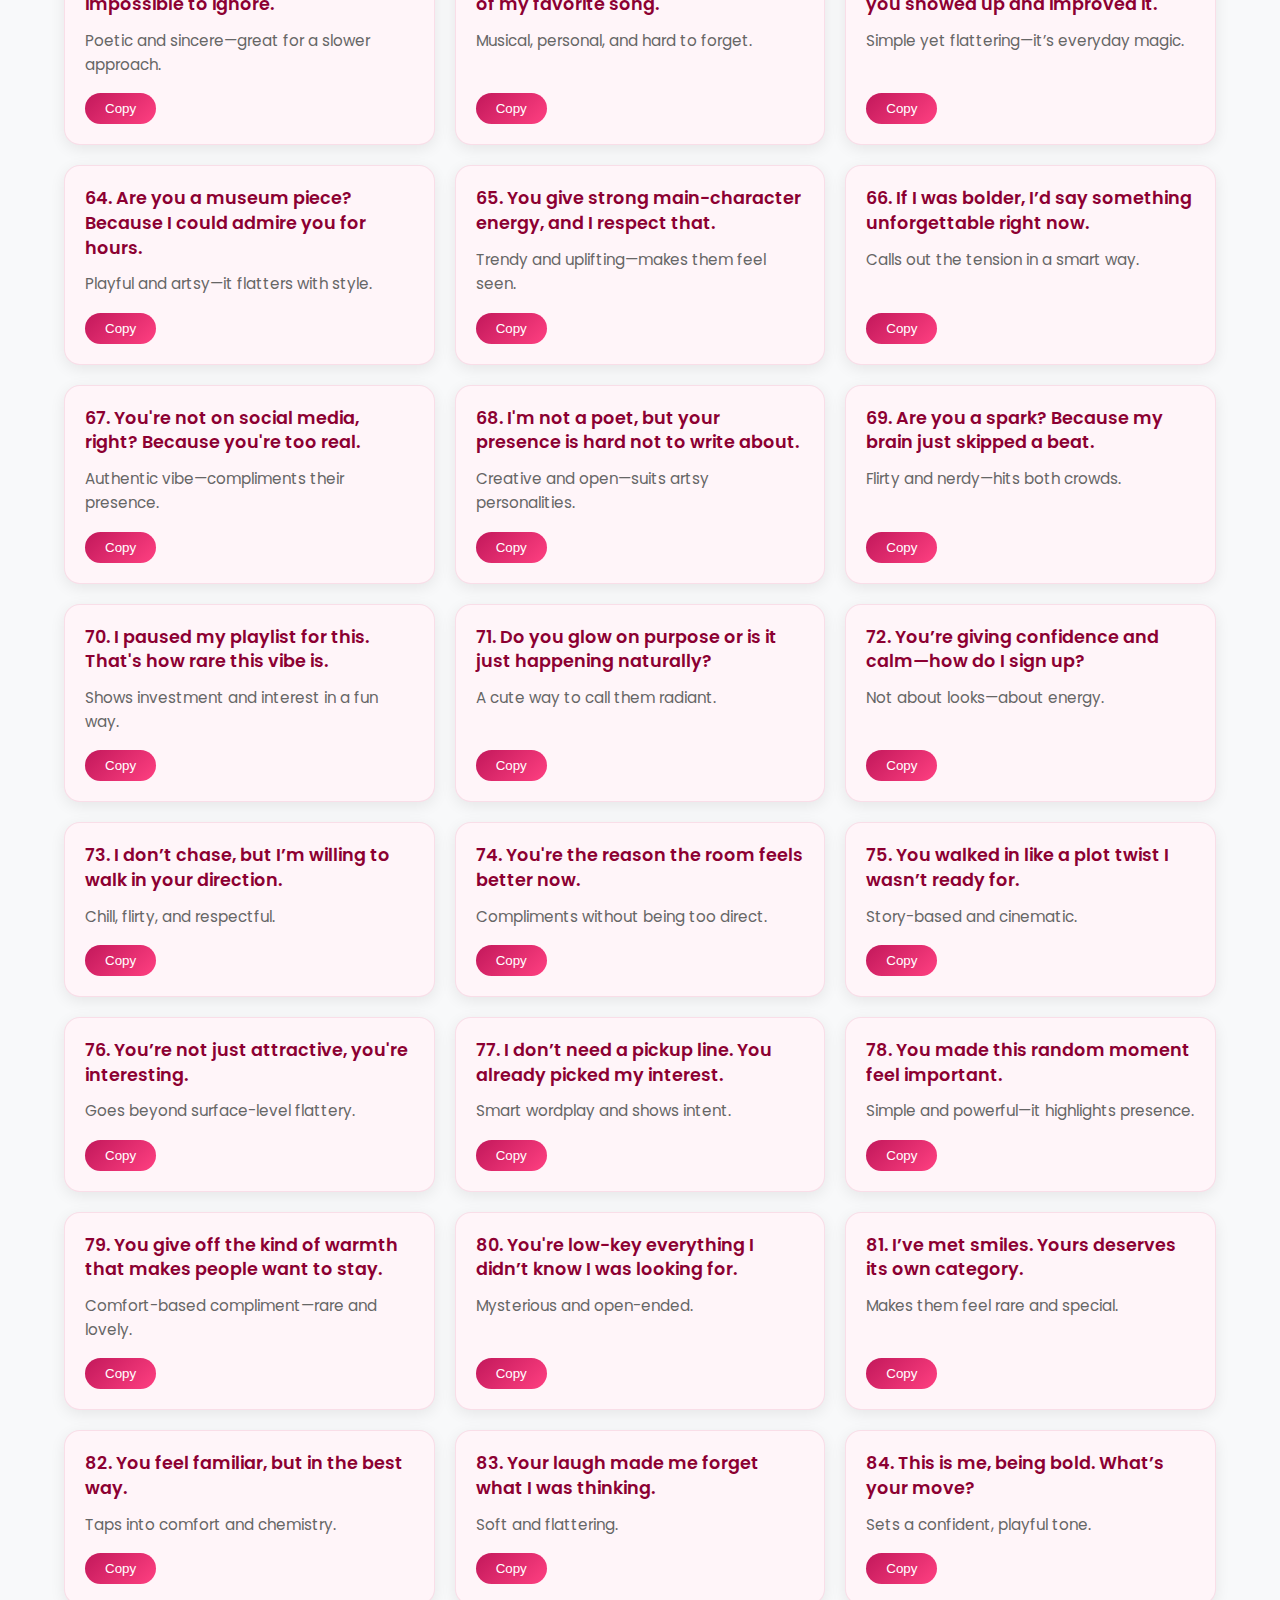
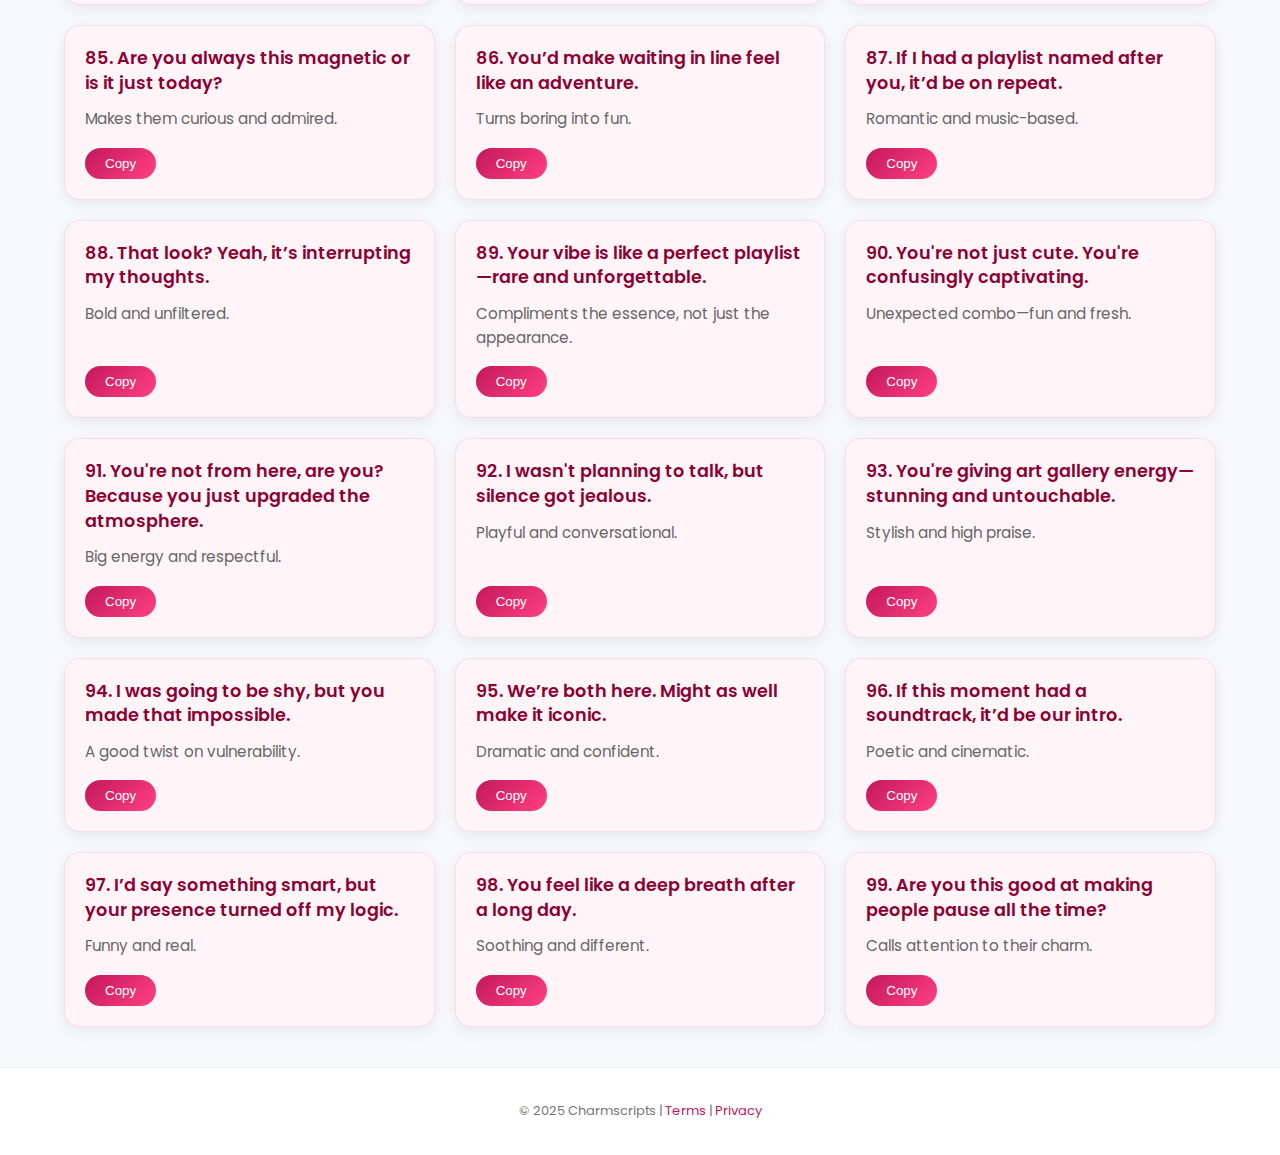
<file: file11.html>
<!DOCTYPE html>
<html lang="en">
<head>
  <meta charset="UTF-8" />
  <meta name="viewport" content="width=device-width, initial-scale=1.0"/>
  <title>Girl, Say This: Clever Pickup Lines to Break the Ice First</title>
  <link rel="preconnect" href="https://fonts.googleapis.com">
  <link href="https://fonts.googleapis.com/css2?family=Poppins:wght@400;500;600;700&display=swap" rel="stylesheet">
  <link rel="stylesheet" href="https://cdnjs.cloudflare.com/ajax/libs/font-awesome/6.4.0/css/all.min.css">
  <style>
    :root {
      --primary: #c2185b;
      --primary-dark: #8c0032;
      --secondary: #ff4081;
      --text: #333;
      --light-gray: #f8f9fa;
      --white: #fff;
      --card-bg: #fff5f9;
    }
    * {
      box-sizing: border-box;
    }
    body {
      margin: 0;
      font-family: 'Poppins', sans-serif;
      background: var(--light-gray);
      color: var(--text);
      line-height: 1.6;
    }
    .site-header {
      text-align: center;
      background: linear-gradient(135deg, var(--primary), var(--secondary));
      height: 70px;
      line-height: 70px;
      box-shadow: 0 4px 12px rgba(0,0,0,0.1);
      position: sticky;
      top: 0;
      z-index: 100;
    }
    .logo {
      font-size: 22px;
      font-weight: 700;
      color: var(--white);
      letter-spacing: 1px;
      text-decoration: none;
    }
    .logo span {
      color: #ffeb3b;
    }

    /* Page Header */
    .page-header {
      text-align: center;
      padding: 30px 5% 20px;
      background: linear-gradient(135deg, rgba(194,24,91,0.1), rgba(255,64,129,0.1));
      margin-bottom: 20px;
    }
    .page-header h1 {
      color: var(--primary);
      margin: 0;
      font-size: 28px;
    }
    .page-header p {
      color: #666;
      max-width: 600px;
      margin: 10px auto 0;
    }

    /* Grid Layout */
    .grid {
      display: grid;
      grid-template-columns: repeat(auto-fit, minmax(300px, 1fr));
      gap: 20px;
      padding: 0 5% 40px;
    }

    /* Cards */
    .card {
      background: var(--card-bg);
      border-radius: 16px;
      padding: 20px;
      box-shadow: 0 4px 15px rgba(0,0,0,0.08);
      display: flex;
      flex-direction: column;
      transition: all 0.3s ease;
      border: 1px solid rgba(194,24,91,0.1);
    }
    .card:hover {
      transform: translateY(-5px);
      box-shadow: 0 8px 25px rgba(0,0,0,0.12);
    }
    .pickup-line {
      font-weight: 600;
      font-size: 1.1em;
      margin-bottom: 12px;
      color: var(--primary-dark);
      line-height: 1.4;
    }
    .why {
      font-size: 0.95em;
      color: #666;
      margin-bottom: 16px;
      flex-grow: 1;
    }
    .copy-button {
      align-self: flex-start;
      background: linear-gradient(135deg, var(--primary), var(--secondary));
      color: white;
      border: none;
      padding: 8px 20px;
      border-radius: 30px;
      font-weight: 500;
      cursor: pointer;
      transition: all 0.3s;
      display: flex;
      align-items: center;
      gap: 8px;
    }
    .copy-button:hover {
      background: linear-gradient(135deg, var(--primary-dark), var(--primary));
      box-shadow: 0 4px 12px rgba(194,24,91,0.3);
    }
    .copy-button i {
      font-size: 14px;
    }

    /* Floating Action Button */
    .fab {
      position: fixed;
      bottom: 30px;
      right: 30px;
      background: linear-gradient(135deg, var(--primary), var(--secondary));
      color: white;
      width: 60px;
      height: 60px;
      border-radius: 50%;
      display: flex;
      align-items: center;
      justify-content: center;
      box-shadow: 0 4px 20px rgba(194,24,91,0.3);
      cursor: pointer;
      z-index: 50;
      transition: all 0.3s;
    }
    .fab:hover {
      transform: scale(1.1);
    }

    /* Footer */
    footer {
      text-align: center;
      padding: 20px;
      background: var(--white);
      font-size: 13px;
      color: #777;
      border-top: 1px solid #eee;
    }
    footer a {
      color: var(--primary);
      text-decoration: none;
    }

    /* Responsive Adjustments */
    @media (max-width: 768px) {
      .grid {
        grid-template-columns: 1fr;
        padding: 0 15px 30px;
      }
      .page-header h1 {
        font-size: 24px;
      }
      .fab {
        bottom: 20px;
        right: 20px;
        width: 50px;
        height: 50px;
      }
    }

    /* Animation for copy feedback */
    @keyframes fadeIn {
      from { opacity: 0; }
      to { opacity: 1; }
    }
    .copy-feedback {
      position: fixed;
      bottom: 100px;
      right: 30px;
      background: var(--primary);
      color: white;
      padding: 12px 20px;
      border-radius: 8px;
      box-shadow: 0 4px 12px rgba(0,0,0,0.15);
      z-index: 100;
      animation: fadeIn 0.3s;
      display: none;
    }
  </style>
</head>
<body>

  <header class="site-header">
    <a href="https://charmscripts.vercel.app" class="logo">Charm <span>SCRIPTS</span></a>
  </header>

  <div class="page-header">
    <h1>Girl, Say This: Clever Pickup Lines to Break the Ice First</h1>
    <p>Clever, bold, and charming lines to make an impression</p>
  </div>

  <div class="grid">

	<div class="card"><div class="pickup-line">1. Are you always this attractive, or is today special?</div><div class="why">Compliments hit different when they come with a wink and confidence.</div><button class="copy-button" onclick="copyText(this)">Copy</button></div><div class="card"><div class="pickup-line">2. So... what's the most romantic thing you've accidentally done?</div><div class="why">It's flirty, personal, and opens the door to a fun convo fast.</div><button class="copy-button" onclick="copyText(this)">Copy</button></div><div class="card"><div class="pickup-line">3. Be honest—how many people have you accidentally charmed today?</div><div class="why">It teases them while putting the attention right where it belongs: on their vibe.</div><button class="copy-button" onclick="copyText(this)">Copy</button></div><div class="card"><div class="pickup-line">4. If I were a playlist, I’d be your 'on repeat'.</div><div class="why">Cute and modern. Bonus if they’re into music or Spotify references.</div><button class="copy-button" onclick="copyText(this)">Copy</button></div><div class="card"><div class="pickup-line">5. I didn’t believe in fate until your profile popped up.</div><div class="why">Cheesy? A little. Effective? Absolutely.</div><button class="copy-button" onclick="copyText(this)">Copy</button></div><div class="card"><div class="pickup-line">6. Tell me something weird about you—unless it’s 'I don’t like dogs,' in which case, goodbye.</div><div class="why">Adds humor, sets a playful boundary, and filters out dog-haters.</div><button class="copy-button" onclick="copyText(this)">Copy</button></div><div class="card"><div class="pickup-line">7. You're officially the most interesting thing I've seen all day.</div><div class="why">A subtle flex compliment that makes them feel like the main character.</div><button class="copy-button" onclick="copyText(this)">Copy</button></div><div class="card"><div class="pickup-line">8. You're cute. I’m cute. This just makes sense.</div><div class="why">Direct and bold—sometimes you just say what everyone's thinking.</div><button class="copy-button" onclick="copyText(this)">Copy</button></div><div class="card"><div class="pickup-line">9. Let's skip the small talk and pretend we’ve been dating for 3 weeks already.</div><div class="why">Funny, bold, and suggests you’re down for more than just banter.</div><button class="copy-button" onclick="copyText(this)">Copy</button></div><div class="card"><div class="pickup-line">10. Rate your flirting skills on a scale from 1 to this conversation.</div><div class="why">Interactive and cheeky, with a clever spin.</div><button class="copy-button" onclick="copyText(this)">Copy</button></div><div class="card"><div class="pickup-line">11. Can you hold my hand? I’m afraid I’ll fall for you too fast.</div><div class="why">Sweet with a playful twist—it’s a flirt disguised as a confession.</div><button class="copy-button" onclick="copyText(this)">Copy</button></div><div class="card"><div class="pickup-line">12. Just so you know, I make amazing first impressions and even better coffee.</div><div class="why">Light brag with a lifestyle teaser? Yes, please.</div><button class="copy-button" onclick="copyText(this)">Copy</button></div><div class="card"><div class="pickup-line">13. You seem like the type to ghost me... unless I impress you right now. Challenge accepted?</div><div class="why">Flips the script and invites a little flirty competition.</div><button class="copy-button" onclick="copyText(this)">Copy</button></div><div class="card"><div class="pickup-line">14. You blinked. That means we’re officially in a staring contest. You lose, coffee’s on you.</div><div class="why">Fun, unexpected, and great for in-person vibes.</div><button class="copy-button" onclick="copyText(this)">Copy</button></div><div class="card"><div class="pickup-line">15. Would it be totally weird if I said I swiped right with high hopes?</div><div class="why">Vulnerable, but not too serious. Shows interest without pressure.</div><button class="copy-button" onclick="copyText(this)">Copy</button></div><div class="card"><div class="pickup-line">16. Your smile looks like it belongs in a toothpaste ad. Just saying.</div><div class="why">Oddly specific compliments always win.</div><button class="copy-button" onclick="copyText(this)">Copy</button></div><div class="card"><div class="pickup-line">17. If we were in a movie, this would be the part where the audience ships us.</div><div class="why">Pop culture flair with romantic energy. They’ll get the vibe instantly.</div><button class="copy-button" onclick="copyText(this)">Copy</button></div><div class="card"><div class="pickup-line">18. Warning: Flirting with me may cause butterflies and awkward blushing.</div><div class="why">Slightly dramatic, playfully confident.</div><button class="copy-button" onclick="copyText(this)">Copy</button></div><div class="card"><div class="pickup-line">19. Are you an inside joke waiting to happen?</div><div class="why">Feels cozy and personal. Suggests instant chemistry.</div><button class="copy-button" onclick="copyText(this)">Copy</button></div><div class="card"><div class="pickup-line">20. My dog would love you. That's serious praise.</div><div class="why">Introduces your soft side while staying cool and casual.</div><button class="copy-button" onclick="copyText(this)">Copy</button></div><div class="card"><div class="pickup-line">21. Are you into spontaneous decisions? Because I just decided I like you.</div><div class="why">Spontaneous + confident = yes please.</div><button class="copy-button" onclick="copyText(this)">Copy</button></div><div class="card"><div class="pickup-line">22. You seem interesting. Want to be my next poor decision?</div><div class="why">Flirty with a touch of chaos. Irresistibly honest.</div><button class="copy-button" onclick="copyText(this)">Copy</button></div><div class="card"><div class="pickup-line">23. I can tell you're trouble, and I’m just curious enough to risk it.</div><div class="why">Teasing, bold, and a little dramatic—perfect mix.</div><button class="copy-button" onclick="copyText(this)">Copy</button></div><div class="card"><div class="pickup-line">24. If I were to make the first move, this would be it.</div><div class="why">Simple and smooth. No games, just charm.</div><button class="copy-button" onclick="copyText(this)">Copy</button></div><div class="card"><div class="pickup-line">25. You’re exactly the reason I shouldn’t text at night. But here I am.</div><div class="why">Late-night honesty with a side of flirt? Always works.</div><button class="copy-button" onclick="copyText(this)">Copy</button></div><div class="card"><div class="pickup-line">26. Do you believe in signs? Because I think we just got matched by the universe.</div><div class="why">A little cosmic charm never hurt anyone.</div><button class="copy-button" onclick="copyText(this)">Copy</button></div><div class="card"><div class="pickup-line">27. I could flirt with you all day, but I also need snacks. Priorities.</div><div class="why">Relatable and effortlessly funny. Snack girls unite.</div><button class="copy-button" onclick="copyText(this)">Copy</button></div><div class="card"><div class="pickup-line">28. Do you come with instructions, or am I supposed to figure you out the fun way?</div><div class="why">Playful challenge + curiosity = flirty gold.</div><button class="copy-button" onclick="copyText(this)">Copy</button></div><div class="card"><div class="pickup-line">29. Let’s skip the awkward intros and just admit we like each other already.</div><div class="why">Direct, cute, and a little bold. Just what flirting needs.</div><button class="copy-button" onclick="copyText(this)">Copy</button></div><div class="card"><div class="pickup-line">30. I was going to send something cool, but then I got distracted by your face.</div><div class="why">Classic distraction line with a fresh, charming twist.</div><button class="copy-button" onclick="copyText(this)">Copy</button></div><div class="card"><div class="pickup-line">31. Is your aura Bluetooth? Because I’m definitely feeling a connection.</div><div class="why">Techy, modern, and smooth—it makes the moment feel meant to sync.</div><button class="copy-button" onclick="copyText(this)">Copy</button></div><div class="card"><div class="pickup-line">32. Are you Wi-Fi? Because my heart just found a signal.</div><div class="why">Clever and flirty—using tech as a way to show interest.</div><button class="copy-button" onclick="copyText(this)">Copy</button></div><div class="card"><div class="pickup-line">33. Do you have a name or can I call you mine?</div><div class="why">Classic and bold—it jumps straight into playful territory.</div><button class="copy-button" onclick="copyText(this)">Copy</button></div><div class="card"><div class="pickup-line">34. You walked in like a good plot twist.</div><div class="why">Makes them the star of the story—cinematic and clever.</div><button class="copy-button" onclick="copyText(this)">Copy</button></div><div class="card"><div class="pickup-line">35. You're not on my playlist, but you should be.</div><div class="why">A music-themed compliment that feels intimate.</div><button class="copy-button" onclick="copyText(this)">Copy</button></div><div class="card"><div class="pickup-line">36. Can I follow you? Because my intuition says you’re worth it.</div><div class="why">Subtle and bold at once—suggests you're drawn to their energy.</div><button class="copy-button" onclick="copyText(this)">Copy</button></div><div class="card"><div class="pickup-line">37. Do you like coffee? Because I feel like we’d be a perfect blend.</div><div class="why">Soft and relatable—great for cozy conversation starters.</div><button class="copy-button" onclick="copyText(this)">Copy</button></div><div class="card"><div class="pickup-line">38. You’re the kind of person people write songs about.</div><div class="why">Romantic and imaginative—it elevates the moment.</div><button class="copy-button" onclick="copyText(this)">Copy</button></div><div class="card"><div class="pickup-line">39. You’ve got that rare kind of vibe I thought only existed in books.</div><div class="why">Literary charm with a unique compliment.</div><button class="copy-button" onclick="copyText(this)">Copy</button></div><div class="card"><div class="pickup-line">40. I was doing fine… and then you smiled.</div><div class="why">Honest and flattering—it makes them feel powerful.</div><button class="copy-button" onclick="copyText(this)">Copy</button></div><div class="card"><div class="pickup-line">41. I don’t usually flirt, but I figured I’d make an exception for you.</div><div class="why">Confident, but with just the right vulnerability.</div><button class="copy-button" onclick="copyText(this)">Copy</button></div><div class="card"><div class="pickup-line">42. I had something clever to say, but your energy distracted me.</div><div class="why">Shows effort without trying too hard—funny and authentic.</div><button class="copy-button" onclick="copyText(this)">Copy</button></div><div class="card"><div class="pickup-line">43. Is it hot in here, or is it just your aura?</div><div class="why">Spins a classic line into something new-age and charming.</div><button class="copy-button" onclick="copyText(this)">Copy</button></div><div class="card"><div class="pickup-line">44. You make awkward look adorable. Can we team up?</div><div class="why">Great for shy types—turns vulnerability into a compliment.</div><button class="copy-button" onclick="copyText(this)">Copy</button></div><div class="card"><div class="pickup-line">45. I didn’t plan on liking anyone today. Then you happened.</div><div class="why">Spontaneous and flattering—it feels sincere.</div><button class="copy-button" onclick="copyText(this)">Copy</button></div><div class="card"><div class="pickup-line">46. Do you believe in coincidences or should we call this fate?</div><div class="why">Mystical and open-ended—it starts a deeper vibe.</div><button class="copy-button" onclick="copyText(this)">Copy</button></div><div class="card"><div class="pickup-line">47. You don’t even have to talk. Your energy’s already loud.</div><div class="why">About presence, not words—makes them feel powerful.</div><button class="copy-button" onclick="copyText(this)">Copy</button></div><div class="card"><div class="pickup-line">48. I’m not stalking you—I’m just standing here hoping you’ll say hi.</div><div class="why">Funny and honest—easy to say in real situations.</div><button class="copy-button" onclick="copyText(this)">Copy</button></div><div class="card"><div class="pickup-line">49. You just broke the no-talking-to-strangers rule… and I’m glad.</div><div class="why">Makes them feel like the exception.</div><button class="copy-button" onclick="copyText(this)">Copy</button></div><div class="card"><div class="pickup-line">50. If you were a flavor, I’d be addicted.</div><div class="why">Playful and flirty—makes them feel irresistible.</div><button class="copy-button" onclick="copyText(this)">Copy</button></div><div class="card"><div class="pickup-line">51. What’s your vibe and how do I subscribe?</div><div class="why">Modern slang with a twist of admiration.</div><button class="copy-button" onclick="copyText(this)">Copy</button></div><div class="card"><div class="pickup-line">52. You made my day—without even trying.</div><div class="why">Genuine and warm. Who doesn’t love that?</div><button class="copy-button" onclick="copyText(this)">Copy</button></div><div class="card"><div class="pickup-line">53. Your confidence just gave mine a boost.</div><div class="why">Reverse psychology with flirty undertones.</div><button class="copy-button" onclick="copyText(this)">Copy</button></div><div class="card"><div class="pickup-line">54. I’m not flirting, I’m just complimenting strategically.</div><div class="why">Meta and witty—breaks the fourth wall.</div><button class="copy-button" onclick="copyText(this)">Copy</button></div><div class="card"><div class="pickup-line">55. Are you a mirror? Because I see something amazing in you.</div><div class="why">Classic twist with a feel-good vibe.</div><button class="copy-button" onclick="copyText(this)">Copy</button></div><div class="card"><div class="pickup-line">56. You walked in like you own the lighting in this room.</div><div class="why">Fashionable and confident—makes them feel radiant.</div><button class="copy-button" onclick="copyText(this)">Copy</button></div><div class="card"><div class="pickup-line">57. You seem like the type who could make silence fun.</div><div class="why">Subtle praise that suggests connection beyond words.</div><button class="copy-button" onclick="copyText(this)">Copy</button></div><div class="card"><div class="pickup-line">58. We’ve never met, but I feel like we’d have great inside jokes.</div><div class="why">Invites imagination while feeling real.</div><button class="copy-button" onclick="copyText(this)">Copy</button></div><div class="card"><div class="pickup-line">59. Mind if I borrow your smile for this awkward moment?</div><div class="why">Smoothly covers up nerves with charm.</div><button class="copy-button" onclick="copyText(this)">Copy</button></div><div class="card"><div class="pickup-line">60. You radiate the kind of peace people pay for in therapy.</div><div class="why">Deep, unique, and validating.</div><button class="copy-button" onclick="copyText(this)">Copy</button></div><div class="card"><div class="pickup-line">61. You're like a sunrise. Quiet but impossible to ignore.</div><div class="why">Poetic and sincere—great for a slower approach.</div><button class="copy-button" onclick="copyText(this)">Copy</button></div><div class="card"><div class="pickup-line">62. You look like the human version of my favorite song.</div><div class="why">Musical, personal, and hard to forget.</div><button class="copy-button" onclick="copyText(this)">Copy</button></div><div class="card"><div class="pickup-line">63. I was having a normal day until you showed up and improved it.</div><div class="why">Simple yet flattering—it’s everyday magic.</div><button class="copy-button" onclick="copyText(this)">Copy</button></div><div class="card"><div class="pickup-line">64. Are you a museum piece? Because I could admire you for hours.</div><div class="why">Playful and artsy—it flatters with style.</div><button class="copy-button" onclick="copyText(this)">Copy</button></div><div class="card"><div class="pickup-line">65. You give strong main-character energy, and I respect that.</div><div class="why">Trendy and uplifting—makes them feel seen.</div><button class="copy-button" onclick="copyText(this)">Copy</button></div><div class="card"><div class="pickup-line">66. If I was bolder, I’d say something unforgettable right now.</div><div class="why">Calls out the tension in a smart way.</div><button class="copy-button" onclick="copyText(this)">Copy</button></div><div class="card"><div class="pickup-line">67. You're not on social media, right? Because you're too real.</div><div class="why">Authentic vibe—compliments their presence.</div><button class="copy-button" onclick="copyText(this)">Copy</button></div><div class="card"><div class="pickup-line">68. I'm not a poet, but your presence is hard not to write about.</div><div class="why">Creative and open—suits artsy personalities.</div><button class="copy-button" onclick="copyText(this)">Copy</button></div><div class="card"><div class="pickup-line">69. Are you a spark? Because my brain just skipped a beat.</div><div class="why">Flirty and nerdy—hits both crowds.</div><button class="copy-button" onclick="copyText(this)">Copy</button></div><div class="card"><div class="pickup-line">70. I paused my playlist for this. That's how rare this vibe is.</div><div class="why">Shows investment and interest in a fun way.</div><button class="copy-button" onclick="copyText(this)">Copy</button></div><div class="card"><div class="pickup-line">71. Do you glow on purpose or is it just happening naturally?</div><div class="why">A cute way to call them radiant.</div><button class="copy-button" onclick="copyText(this)">Copy</button></div><div class="card"><div class="pickup-line">72. You’re giving confidence and calm—how do I sign up?</div><div class="why">Not about looks—about energy.</div><button class="copy-button" onclick="copyText(this)">Copy</button></div><div class="card"><div class="pickup-line">73. I don’t chase, but I’m willing to walk in your direction.</div><div class="why">Chill, flirty, and respectful.</div><button class="copy-button" onclick="copyText(this)">Copy</button></div><div class="card"><div class="pickup-line">74. You're the reason the room feels better now.</div><div class="why">Compliments without being too direct.</div><button class="copy-button" onclick="copyText(this)">Copy</button></div><div class="card"><div class="pickup-line">75. You walked in like a plot twist I wasn’t ready for.</div><div class="why">Story-based and cinematic.</div><button class="copy-button" onclick="copyText(this)">Copy</button></div><div class="card"><div class="pickup-line">76. You’re not just attractive, you're interesting.</div><div class="why">Goes beyond surface-level flattery.</div><button class="copy-button" onclick="copyText(this)">Copy</button></div><div class="card"><div class="pickup-line">77. I don’t need a pickup line. You already picked my interest.</div><div class="why">Smart wordplay and shows intent.</div><button class="copy-button" onclick="copyText(this)">Copy</button></div><div class="card"><div class="pickup-line">78. You made this random moment feel important.</div><div class="why">Simple and powerful—it highlights presence.</div><button class="copy-button" onclick="copyText(this)">Copy</button></div><div class="card"><div class="pickup-line">79. You give off the kind of warmth that makes people want to stay.</div><div class="why">Comfort-based compliment—rare and lovely.</div><button class="copy-button" onclick="copyText(this)">Copy</button></div><div class="card"><div class="pickup-line">80. You're low-key everything I didn’t know I was looking for.</div><div class="why">Mysterious and open-ended.</div><button class="copy-button" onclick="copyText(this)">Copy</button></div><div class="card"><div class="pickup-line">81. I’ve met smiles. Yours deserves its own category.</div><div class="why">Makes them feel rare and special.</div><button class="copy-button" onclick="copyText(this)">Copy</button></div><div class="card"><div class="pickup-line">82. You feel familiar, but in the best way.</div><div class="why">Taps into comfort and chemistry.</div><button class="copy-button" onclick="copyText(this)">Copy</button></div><div class="card"><div class="pickup-line">83. Your laugh made me forget what I was thinking.</div><div class="why">Soft and flattering.</div><button class="copy-button" onclick="copyText(this)">Copy</button></div><div class="card"><div class="pickup-line">84. This is me, being bold. What’s your move?</div><div class="why">Sets a confident, playful tone.</div><button class="copy-button" onclick="copyText(this)">Copy</button></div><div class="card"><div class="pickup-line">85. Are you always this magnetic or is it just today?</div><div class="why">Makes them curious and admired.</div><button class="copy-button" onclick="copyText(this)">Copy</button></div><div class="card"><div class="pickup-line">86. You’d make waiting in line feel like an adventure.</div><div class="why">Turns boring into fun.</div><button class="copy-button" onclick="copyText(this)">Copy</button></div><div class="card"><div class="pickup-line">87. If I had a playlist named after you, it’d be on repeat.</div><div class="why">Romantic and music-based.</div><button class="copy-button" onclick="copyText(this)">Copy</button></div><div class="card"><div class="pickup-line">88. That look? Yeah, it’s interrupting my thoughts.</div><div class="why">Bold and unfiltered.</div><button class="copy-button" onclick="copyText(this)">Copy</button></div><div class="card"><div class="pickup-line">89. Your vibe is like a perfect playlist—rare and unforgettable.</div><div class="why">Compliments the essence, not just the appearance.</div><button class="copy-button" onclick="copyText(this)">Copy</button></div><div class="card"><div class="pickup-line">90. You're not just cute. You're confusingly captivating.</div><div class="why">Unexpected combo—fun and fresh.</div><button class="copy-button" onclick="copyText(this)">Copy</button></div><div class="card"><div class="pickup-line">91. You're not from here, are you? Because you just upgraded the atmosphere.</div><div class="why">Big energy and respectful.</div><button class="copy-button" onclick="copyText(this)">Copy</button></div><div class="card"><div class="pickup-line">92. I wasn't planning to talk, but silence got jealous.</div><div class="why">Playful and conversational.</div><button class="copy-button" onclick="copyText(this)">Copy</button></div><div class="card"><div class="pickup-line">93. You're giving art gallery energy—stunning and untouchable.</div><div class="why">Stylish and high praise.</div><button class="copy-button" onclick="copyText(this)">Copy</button></div><div class="card"><div class="pickup-line">94. I was going to be shy, but you made that impossible.</div><div class="why">A good twist on vulnerability.</div><button class="copy-button" onclick="copyText(this)">Copy</button></div><div class="card"><div class="pickup-line">95. We’re both here. Might as well make it iconic.</div><div class="why">Dramatic and confident.</div><button class="copy-button" onclick="copyText(this)">Copy</button></div><div class="card"><div class="pickup-line">96. If this moment had a soundtrack, it’d be our intro.</div><div class="why">Poetic and cinematic.</div><button class="copy-button" onclick="copyText(this)">Copy</button></div><div class="card"><div class="pickup-line">97. I’d say something smart, but your presence turned off my logic.</div><div class="why">Funny and real.</div><button class="copy-button" onclick="copyText(this)">Copy</button></div><div class="card"><div class="pickup-line">98. You feel like a deep breath after a long day.</div><div class="why">Soothing and different.</div><button class="copy-button" onclick="copyText(this)">Copy</button></div><div class="card"><div class="pickup-line">99. Are you this good at making people pause all the time?</div><div class="why">Calls attention to their charm.</div><button class="copy-button" onclick="copyText(this)">Copy</button></div>

	</div>


  <!-- Floating Action Button -->
  <div class="fab" onclick="scrollToTop()">
    <i class="fas fa-arrow-up"></i>
  </div>

  <!-- Copy Feedback -->
  <div class="copy-feedback" id="copyFeedback">
    Line copied to clipboard!
  </div>

  <footer>
    <p>© 2025 Charmscripts | <a href="#">Terms</a> | <a href="#">Privacy</a></p>
  </footer>

  <script>
    // Enhanced copy function with visual feedback
  function copyText(button) {
  const text = button.parentElement.querySelector('.pickup-line').innerText;
  const cleanedText = text.replace(/^\d+\.\s*/, '');

  // Copy first (must happen before window.open on mobile)
  navigator.clipboard.writeText(cleanedText).then(() => {
    // Show feedback directly on the button
    const originalText = button.innerHTML;
    button.innerHTML = 'Copied!';
    button.disabled = true;

    setTimeout(() => {
      button.innerHTML = originalText;
      button.disabled = false;
    }, 1500);

    // Open link after short delay (required for mobile)
    setTimeout(() => {
      window.open('https://www.profitableratecpm.com/bf4ddfath?key=40c024ae759c3b49880d2259d673a59f', '_blank');
    }, 100);
  }).catch(err => {
    alert("Copy failed: " + err);
  });
}
    // Scroll to top function
    function scrollToTop() {
      window.scrollTo({
        top: 0,
        behavior: 'smooth'
      });
    }

    // Show/hide FAB based on scroll position
    window.addEventListener('scroll', () => {
      const fab = document.querySelector('.fab');
      if (window.scrollY > 300) {
        fab.style.display = 'flex';
      } else {
        fab.style.display = 'none';
      }
    });

    // Initialize - hide FAB initially
    document.querySelector('.fab').style.display = 'none';
  </script>
</body>
</html>
</file>
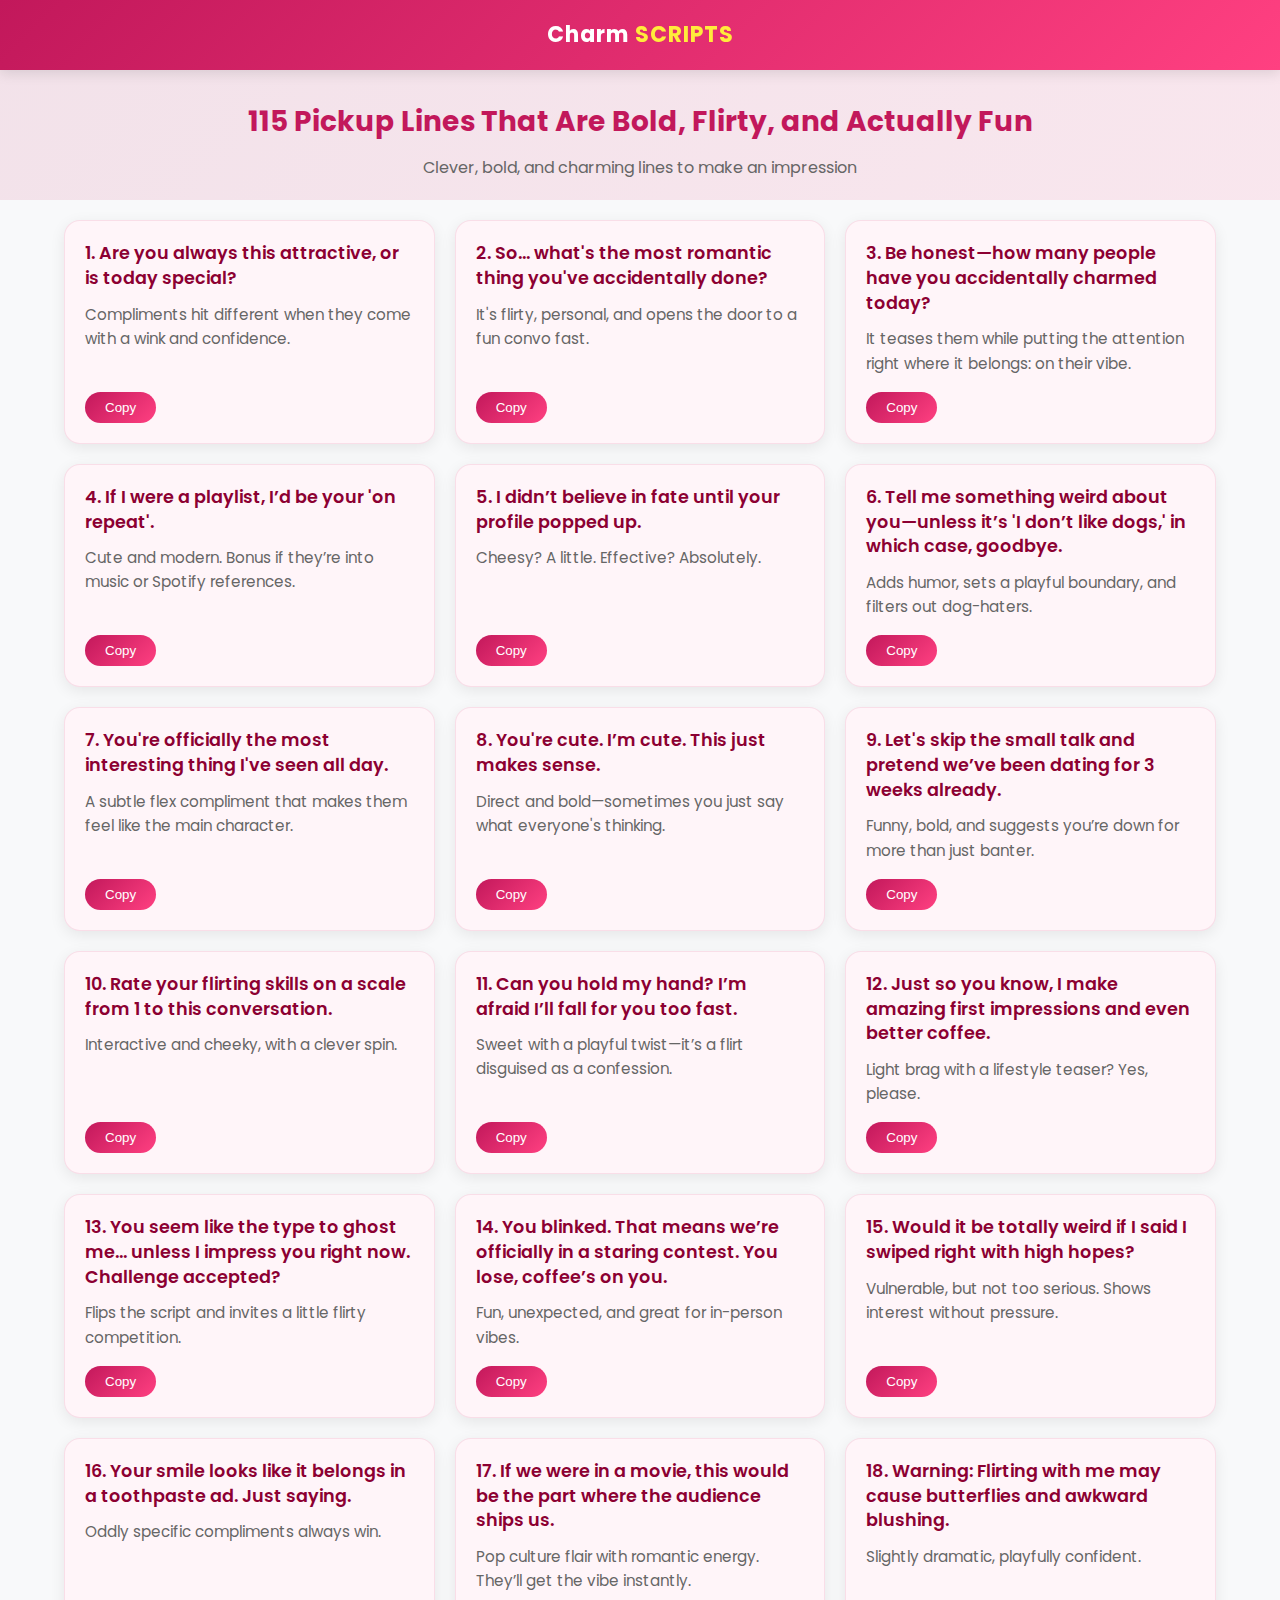
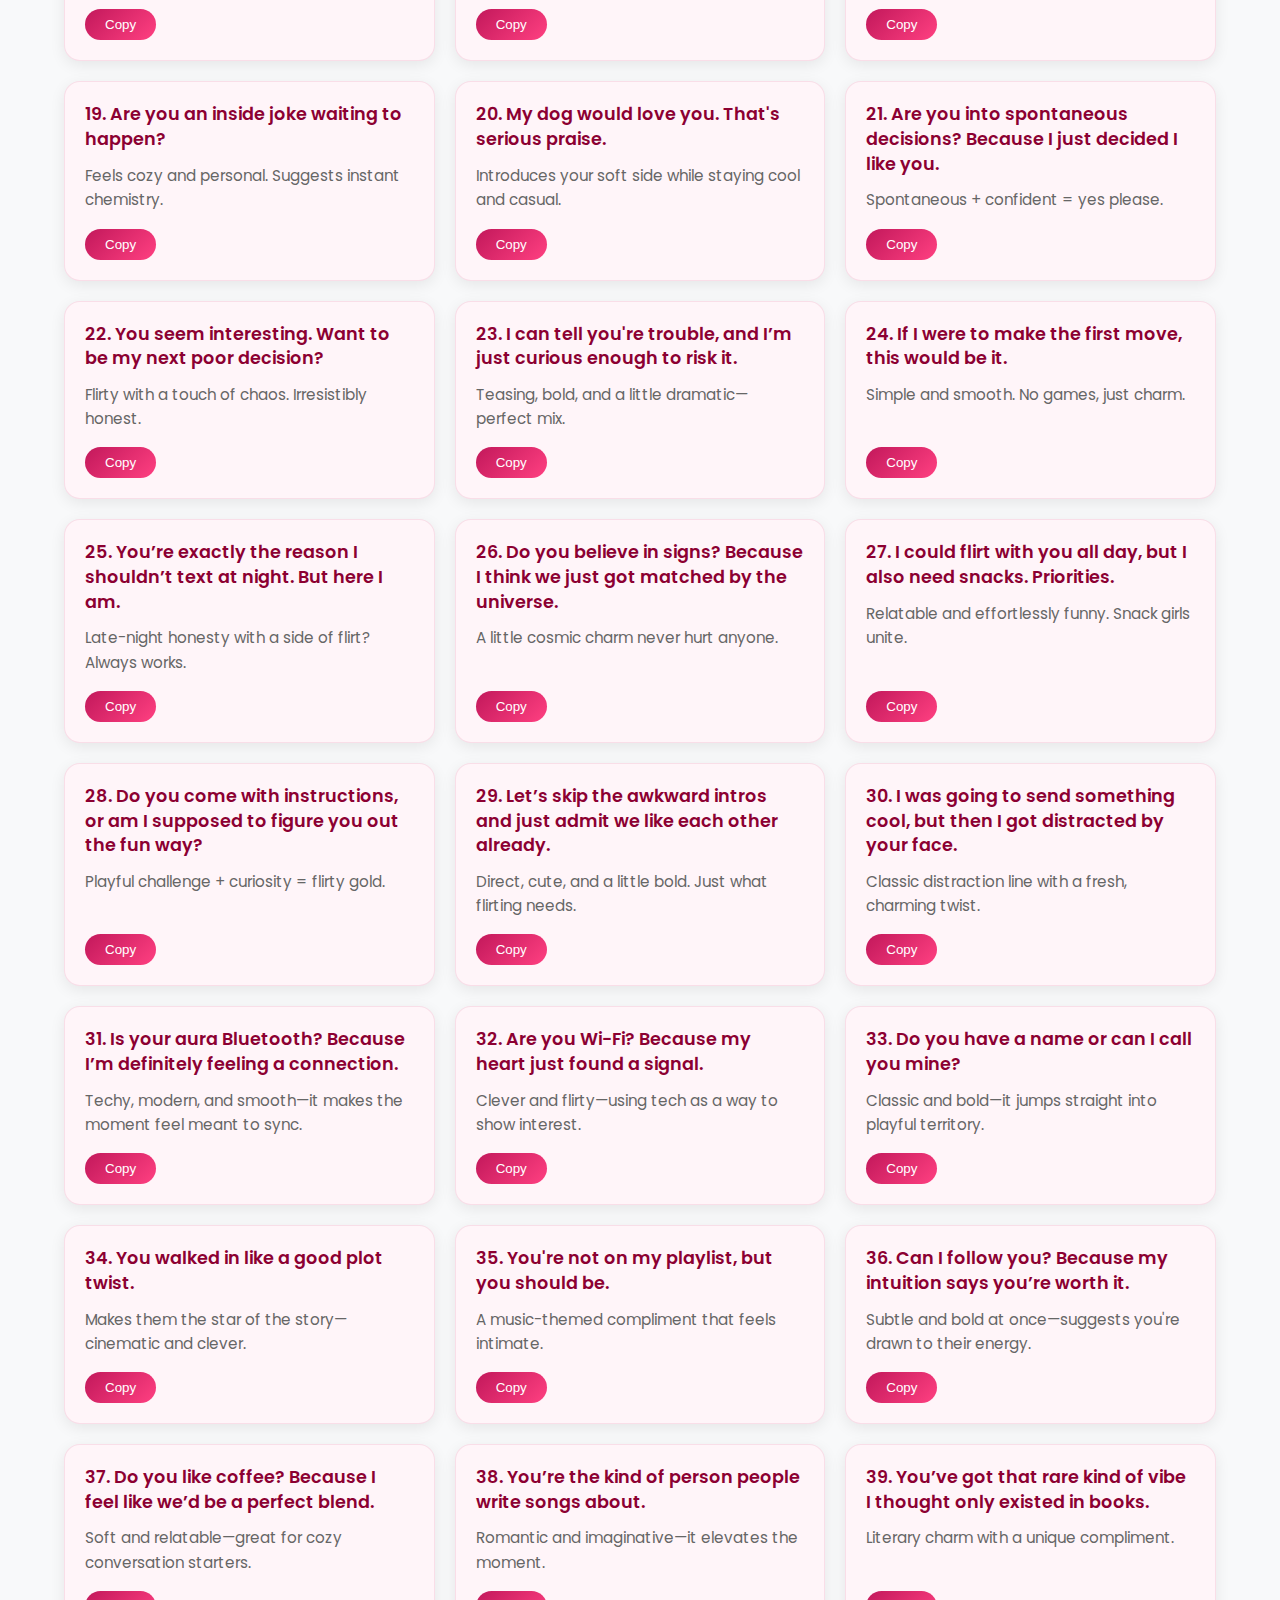
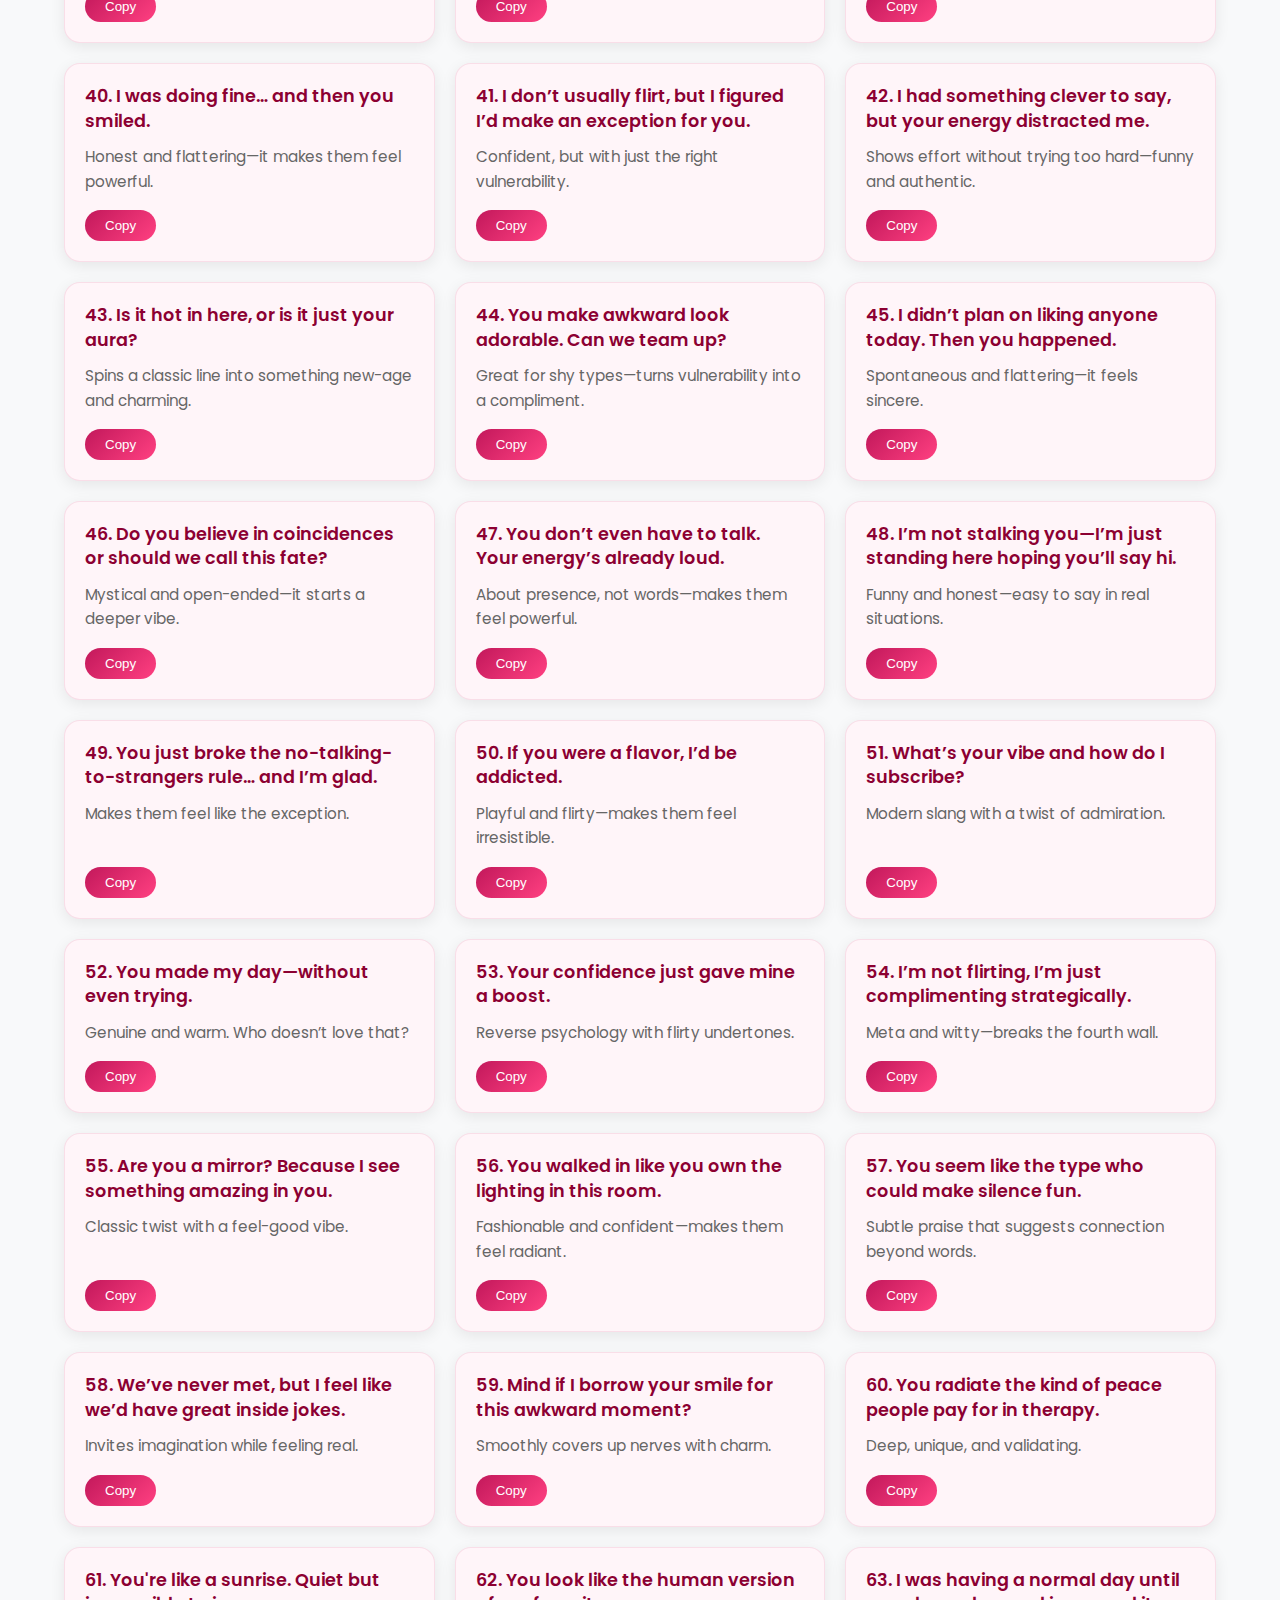
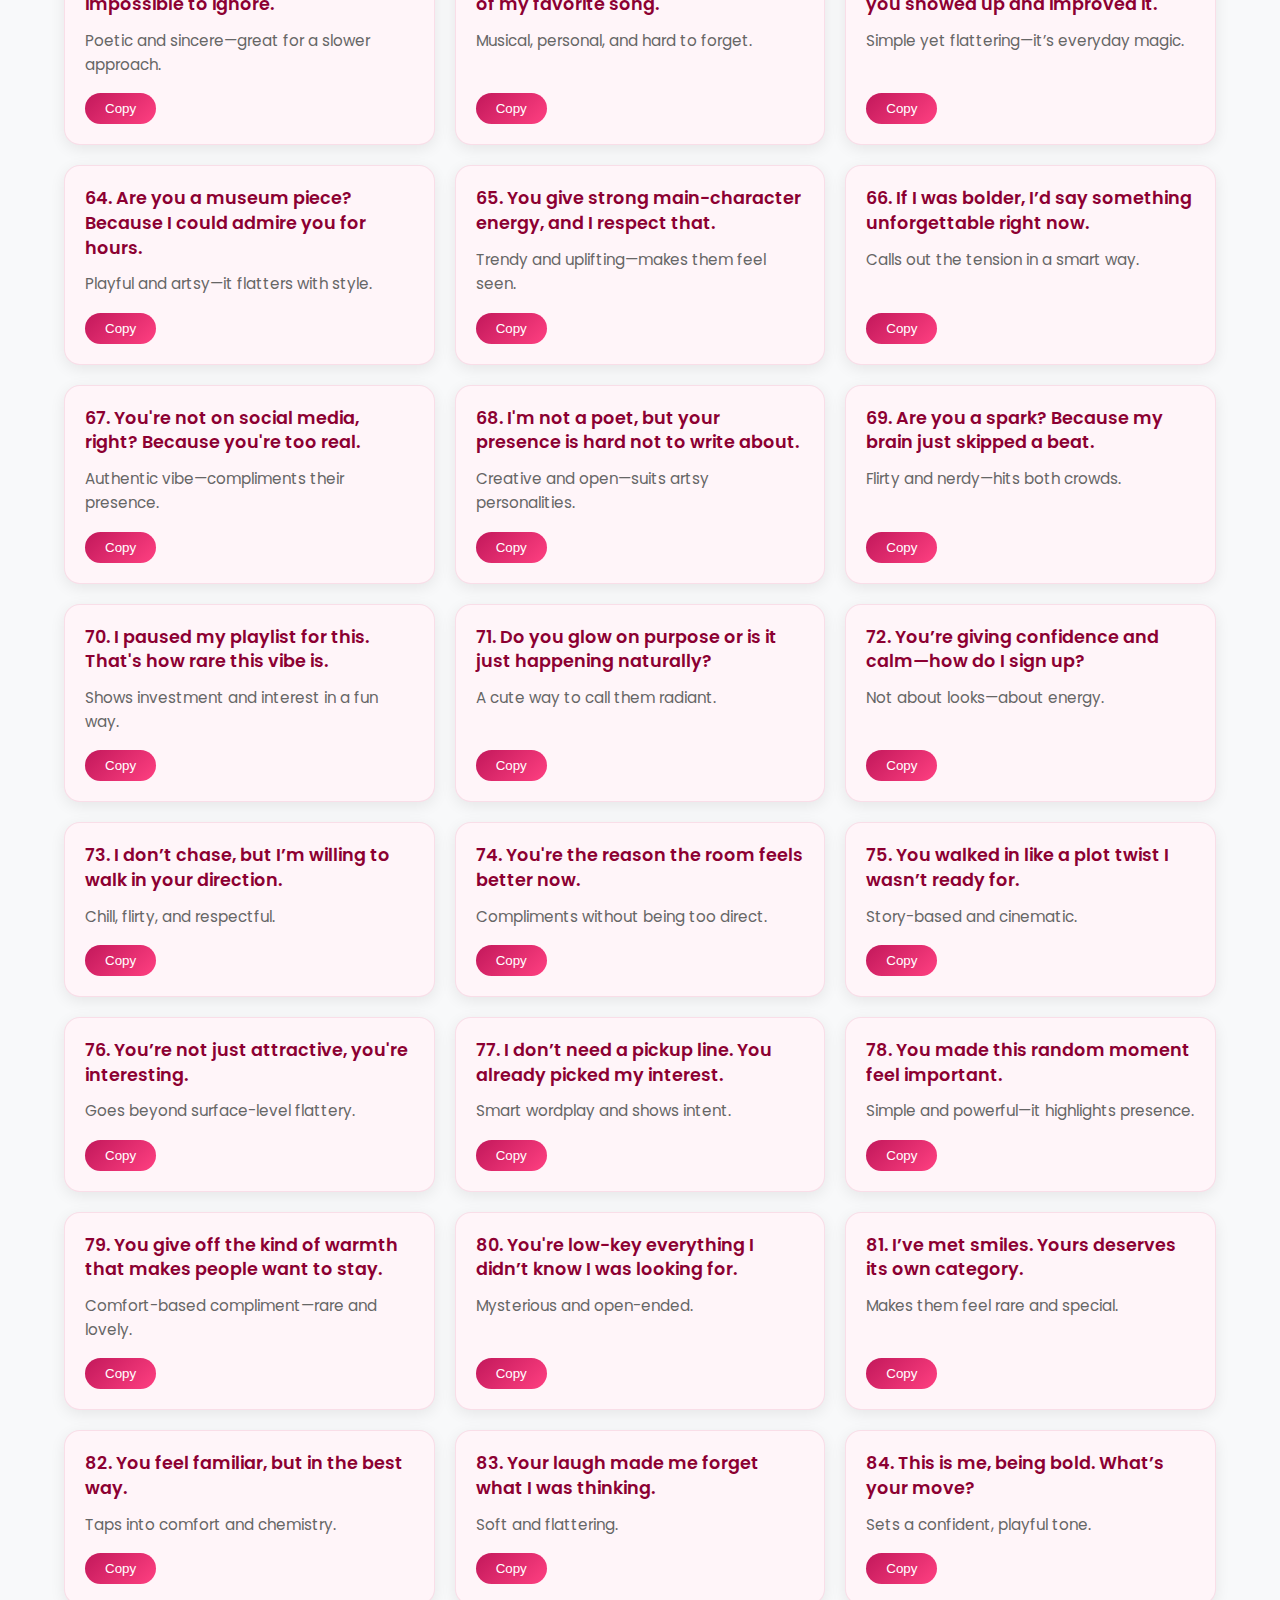
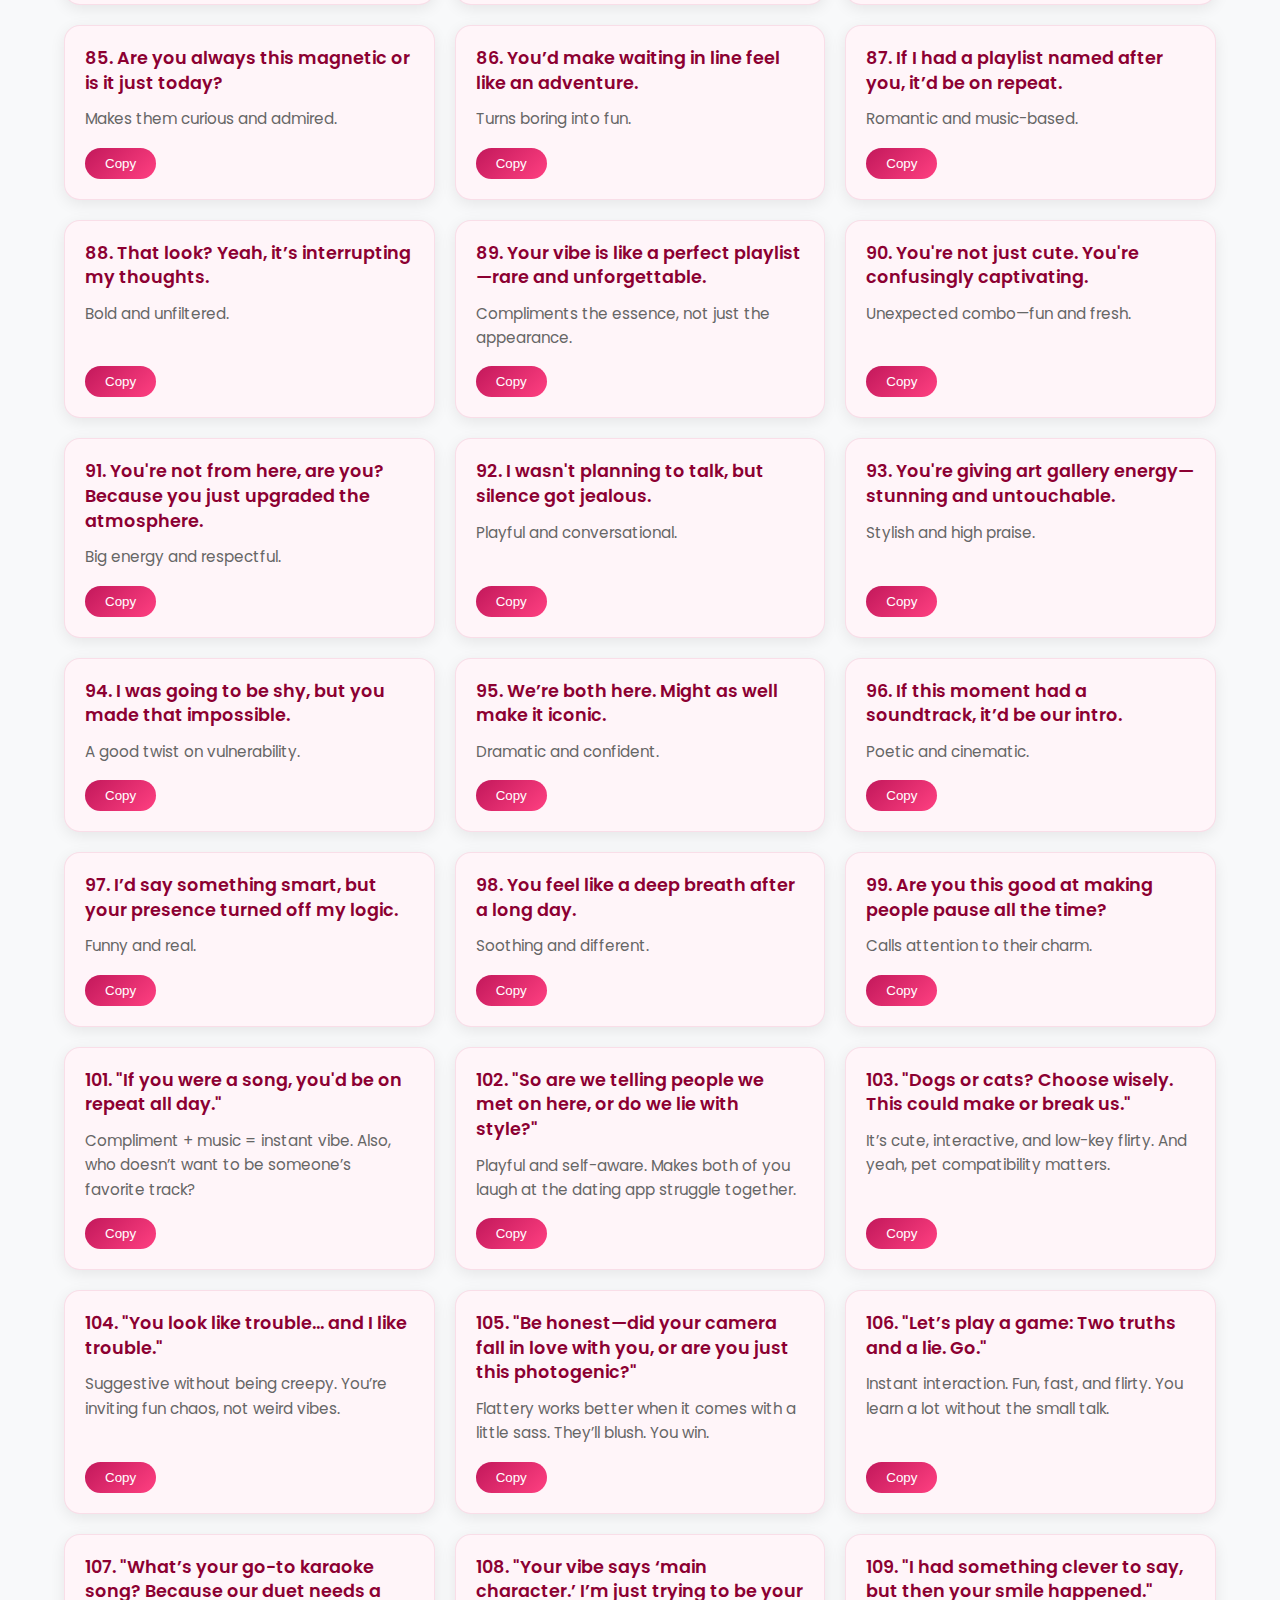
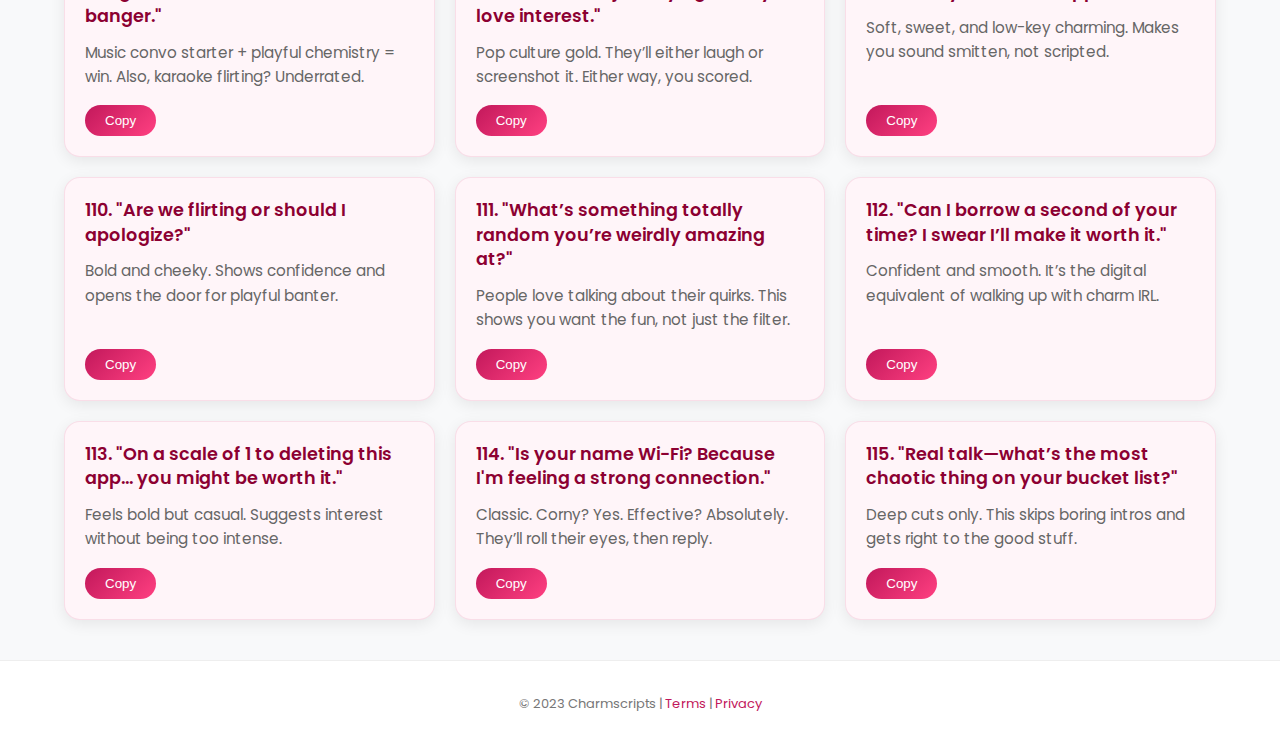
<file: file12.html>
<!DOCTYPE html>
<html lang="en">
<head>
  <meta charset="UTF-8" />
  <meta name="viewport" content="width=device-width, initial-scale=1.0"/>
  <title>115 Pickup Lines That Are Bold, Flirty, and Actually Fun</title>
  <link rel="preconnect" href="https://fonts.googleapis.com">
  <link href="https://fonts.googleapis.com/css2?family=Poppins:wght@400;500;600;700&display=swap" rel="stylesheet">
  <link rel="stylesheet" href="https://cdnjs.cloudflare.com/ajax/libs/font-awesome/6.4.0/css/all.min.css">
  <style>
    :root {
      --primary: #c2185b;
      --primary-dark: #8c0032;
      --secondary: #ff4081;
      --text: #333;
      --light-gray: #f8f9fa;
      --white: #fff;
      --card-bg: #fff5f9;
    }
    * {
      box-sizing: border-box;
    }
    body {
      margin: 0;
      font-family: 'Poppins', sans-serif;
      background: var(--light-gray);
      color: var(--text);
      line-height: 1.6;
    }
    .site-header {
      text-align: center;
      background: linear-gradient(135deg, var(--primary), var(--secondary));
      height: 70px;
      line-height: 70px;
      box-shadow: 0 4px 12px rgba(0,0,0,0.1);
      position: sticky;
      top: 0;
      z-index: 100;
    }
    .logo {
      font-size: 22px;
      font-weight: 700;
      color: var(--white);
      letter-spacing: 1px;
      text-decoration: none;
    }
    .logo span {
      color: #ffeb3b;
    }

    /* Page Header */
    .page-header {
      text-align: center;
      padding: 30px 5% 20px;
      background: linear-gradient(135deg, rgba(194,24,91,0.1), rgba(255,64,129,0.1));
      margin-bottom: 20px;
    }
    .page-header h1 {
      color: var(--primary);
      margin: 0;
      font-size: 28px;
    }
    .page-header p {
      color: #666;
      max-width: 600px;
      margin: 10px auto 0;
    }

    /* Grid Layout */
    .grid {
      display: grid;
      grid-template-columns: repeat(auto-fit, minmax(300px, 1fr));
      gap: 20px;
      padding: 0 5% 40px;
    }

    /* Cards */
    .card {
      background: var(--card-bg);
      border-radius: 16px;
      padding: 20px;
      box-shadow: 0 4px 15px rgba(0,0,0,0.08);
      display: flex;
      flex-direction: column;
      transition: all 0.3s ease;
      border: 1px solid rgba(194,24,91,0.1);
    }
    .card:hover {
      transform: translateY(-5px);
      box-shadow: 0 8px 25px rgba(0,0,0,0.12);
    }
    .pickup-line {
      font-weight: 600;
      font-size: 1.1em;
      margin-bottom: 12px;
      color: var(--primary-dark);
      line-height: 1.4;
    }
    .why {
      font-size: 0.95em;
      color: #666;
      margin-bottom: 16px;
      flex-grow: 1;
    }
    .copy-button {
      align-self: flex-start;
      background: linear-gradient(135deg, var(--primary), var(--secondary));
      color: white;
      border: none;
      padding: 8px 20px;
      border-radius: 30px;
      font-weight: 500;
      cursor: pointer;
      transition: all 0.3s;
      display: flex;
      align-items: center;
      gap: 8px;
    }
    .copy-button:hover {
      background: linear-gradient(135deg, var(--primary-dark), var(--primary));
      box-shadow: 0 4px 12px rgba(194,24,91,0.3);
    }
    .copy-button i {
      font-size: 14px;
    }

    /* Floating Action Button */
    .fab {
      position: fixed;
      bottom: 30px;
      right: 30px;
      background: linear-gradient(135deg, var(--primary), var(--secondary));
      color: white;
      width: 60px;
      height: 60px;
      border-radius: 50%;
      display: flex;
      align-items: center;
      justify-content: center;
      box-shadow: 0 4px 20px rgba(194,24,91,0.3);
      cursor: pointer;
      z-index: 50;
      transition: all 0.3s;
    }
    .fab:hover {
      transform: scale(1.1);
    }

    /* Footer */
    footer {
      text-align: center;
      padding: 20px;
      background: var(--white);
      font-size: 13px;
      color: #777;
      border-top: 1px solid #eee;
    }
    footer a {
      color: var(--primary);
      text-decoration: none;
    }

    /* Responsive Adjustments */
    @media (max-width: 768px) {
      .grid {
        grid-template-columns: 1fr;
        padding: 0 15px 30px;
      }
      .page-header h1 {
        font-size: 24px;
      }
      .fab {
        bottom: 20px;
        right: 20px;
        width: 50px;
        height: 50px;
      }
    }

    /* Animation for copy feedback */
    @keyframes fadeIn {
      from { opacity: 0; }
      to { opacity: 1; }
    }
    .copy-feedback {
      position: fixed;
      bottom: 100px;
      right: 30px;
      background: var(--primary);
      color: white;
      padding: 12px 20px;
      border-radius: 8px;
      box-shadow: 0 4px 12px rgba(0,0,0,0.15);
      z-index: 100;
      animation: fadeIn 0.3s;
      display: none;
    }
  </style>
</head>
<body>

  <header class="site-header">
    <a href="https://charmscripts.vercel.app" class="logo">Charm <span>SCRIPTS</span></a>
  </header>

  <div class="page-header">
    <h1>115 Pickup Lines That Are Bold, Flirty, and Actually Fun</h1>
    <p>Clever, bold, and charming lines to make an impression</p>
  </div>

  <div class="grid">

	<div class="card"><div class="pickup-line">1. Are you always this attractive, or is today special?</div><div class="why">Compliments hit different when they come with a wink and confidence.</div><button class="copy-button" onclick="copyText(this)">Copy</button></div><div class="card"><div class="pickup-line">2. So... what's the most romantic thing you've accidentally done?</div><div class="why">It's flirty, personal, and opens the door to a fun convo fast.</div><button class="copy-button" onclick="copyText(this)">Copy</button></div><div class="card"><div class="pickup-line">3. Be honest—how many people have you accidentally charmed today?</div><div class="why">It teases them while putting the attention right where it belongs: on their vibe.</div><button class="copy-button" onclick="copyText(this)">Copy</button></div><div class="card"><div class="pickup-line">4. If I were a playlist, I’d be your 'on repeat'.</div><div class="why">Cute and modern. Bonus if they’re into music or Spotify references.</div><button class="copy-button" onclick="copyText(this)">Copy</button></div><div class="card"><div class="pickup-line">5. I didn’t believe in fate until your profile popped up.</div><div class="why">Cheesy? A little. Effective? Absolutely.</div><button class="copy-button" onclick="copyText(this)">Copy</button></div><div class="card"><div class="pickup-line">6. Tell me something weird about you—unless it’s 'I don’t like dogs,' in which case, goodbye.</div><div class="why">Adds humor, sets a playful boundary, and filters out dog-haters.</div><button class="copy-button" onclick="copyText(this)">Copy</button></div><div class="card"><div class="pickup-line">7. You're officially the most interesting thing I've seen all day.</div><div class="why">A subtle flex compliment that makes them feel like the main character.</div><button class="copy-button" onclick="copyText(this)">Copy</button></div><div class="card"><div class="pickup-line">8. You're cute. I’m cute. This just makes sense.</div><div class="why">Direct and bold—sometimes you just say what everyone's thinking.</div><button class="copy-button" onclick="copyText(this)">Copy</button></div><div class="card"><div class="pickup-line">9. Let's skip the small talk and pretend we’ve been dating for 3 weeks already.</div><div class="why">Funny, bold, and suggests you’re down for more than just banter.</div><button class="copy-button" onclick="copyText(this)">Copy</button></div><div class="card"><div class="pickup-line">10. Rate your flirting skills on a scale from 1 to this conversation.</div><div class="why">Interactive and cheeky, with a clever spin.</div><button class="copy-button" onclick="copyText(this)">Copy</button></div><div class="card"><div class="pickup-line">11. Can you hold my hand? I’m afraid I’ll fall for you too fast.</div><div class="why">Sweet with a playful twist—it’s a flirt disguised as a confession.</div><button class="copy-button" onclick="copyText(this)">Copy</button></div><div class="card"><div class="pickup-line">12. Just so you know, I make amazing first impressions and even better coffee.</div><div class="why">Light brag with a lifestyle teaser? Yes, please.</div><button class="copy-button" onclick="copyText(this)">Copy</button></div><div class="card"><div class="pickup-line">13. You seem like the type to ghost me... unless I impress you right now. Challenge accepted?</div><div class="why">Flips the script and invites a little flirty competition.</div><button class="copy-button" onclick="copyText(this)">Copy</button></div><div class="card"><div class="pickup-line">14. You blinked. That means we’re officially in a staring contest. You lose, coffee’s on you.</div><div class="why">Fun, unexpected, and great for in-person vibes.</div><button class="copy-button" onclick="copyText(this)">Copy</button></div><div class="card"><div class="pickup-line">15. Would it be totally weird if I said I swiped right with high hopes?</div><div class="why">Vulnerable, but not too serious. Shows interest without pressure.</div><button class="copy-button" onclick="copyText(this)">Copy</button></div><div class="card"><div class="pickup-line">16. Your smile looks like it belongs in a toothpaste ad. Just saying.</div><div class="why">Oddly specific compliments always win.</div><button class="copy-button" onclick="copyText(this)">Copy</button></div><div class="card"><div class="pickup-line">17. If we were in a movie, this would be the part where the audience ships us.</div><div class="why">Pop culture flair with romantic energy. They’ll get the vibe instantly.</div><button class="copy-button" onclick="copyText(this)">Copy</button></div><div class="card"><div class="pickup-line">18. Warning: Flirting with me may cause butterflies and awkward blushing.</div><div class="why">Slightly dramatic, playfully confident.</div><button class="copy-button" onclick="copyText(this)">Copy</button></div><div class="card"><div class="pickup-line">19. Are you an inside joke waiting to happen?</div><div class="why">Feels cozy and personal. Suggests instant chemistry.</div><button class="copy-button" onclick="copyText(this)">Copy</button></div><div class="card"><div class="pickup-line">20. My dog would love you. That's serious praise.</div><div class="why">Introduces your soft side while staying cool and casual.</div><button class="copy-button" onclick="copyText(this)">Copy</button></div><div class="card"><div class="pickup-line">21. Are you into spontaneous decisions? Because I just decided I like you.</div><div class="why">Spontaneous + confident = yes please.</div><button class="copy-button" onclick="copyText(this)">Copy</button></div><div class="card"><div class="pickup-line">22. You seem interesting. Want to be my next poor decision?</div><div class="why">Flirty with a touch of chaos. Irresistibly honest.</div><button class="copy-button" onclick="copyText(this)">Copy</button></div><div class="card"><div class="pickup-line">23. I can tell you're trouble, and I’m just curious enough to risk it.</div><div class="why">Teasing, bold, and a little dramatic—perfect mix.</div><button class="copy-button" onclick="copyText(this)">Copy</button></div><div class="card"><div class="pickup-line">24. If I were to make the first move, this would be it.</div><div class="why">Simple and smooth. No games, just charm.</div><button class="copy-button" onclick="copyText(this)">Copy</button></div><div class="card"><div class="pickup-line">25. You’re exactly the reason I shouldn’t text at night. But here I am.</div><div class="why">Late-night honesty with a side of flirt? Always works.</div><button class="copy-button" onclick="copyText(this)">Copy</button></div><div class="card"><div class="pickup-line">26. Do you believe in signs? Because I think we just got matched by the universe.</div><div class="why">A little cosmic charm never hurt anyone.</div><button class="copy-button" onclick="copyText(this)">Copy</button></div><div class="card"><div class="pickup-line">27. I could flirt with you all day, but I also need snacks. Priorities.</div><div class="why">Relatable and effortlessly funny. Snack girls unite.</div><button class="copy-button" onclick="copyText(this)">Copy</button></div><div class="card"><div class="pickup-line">28. Do you come with instructions, or am I supposed to figure you out the fun way?</div><div class="why">Playful challenge + curiosity = flirty gold.</div><button class="copy-button" onclick="copyText(this)">Copy</button></div><div class="card"><div class="pickup-line">29. Let’s skip the awkward intros and just admit we like each other already.</div><div class="why">Direct, cute, and a little bold. Just what flirting needs.</div><button class="copy-button" onclick="copyText(this)">Copy</button></div><div class="card"><div class="pickup-line">30. I was going to send something cool, but then I got distracted by your face.</div><div class="why">Classic distraction line with a fresh, charming twist.</div><button class="copy-button" onclick="copyText(this)">Copy</button></div><div class="card"><div class="pickup-line">31. Is your aura Bluetooth? Because I’m definitely feeling a connection.</div><div class="why">Techy, modern, and smooth—it makes the moment feel meant to sync.</div><button class="copy-button" onclick="copyText(this)">Copy</button></div><div class="card"><div class="pickup-line">32. Are you Wi-Fi? Because my heart just found a signal.</div><div class="why">Clever and flirty—using tech as a way to show interest.</div><button class="copy-button" onclick="copyText(this)">Copy</button></div><div class="card"><div class="pickup-line">33. Do you have a name or can I call you mine?</div><div class="why">Classic and bold—it jumps straight into playful territory.</div><button class="copy-button" onclick="copyText(this)">Copy</button></div><div class="card"><div class="pickup-line">34. You walked in like a good plot twist.</div><div class="why">Makes them the star of the story—cinematic and clever.</div><button class="copy-button" onclick="copyText(this)">Copy</button></div><div class="card"><div class="pickup-line">35. You're not on my playlist, but you should be.</div><div class="why">A music-themed compliment that feels intimate.</div><button class="copy-button" onclick="copyText(this)">Copy</button></div><div class="card"><div class="pickup-line">36. Can I follow you? Because my intuition says you’re worth it.</div><div class="why">Subtle and bold at once—suggests you're drawn to their energy.</div><button class="copy-button" onclick="copyText(this)">Copy</button></div><div class="card"><div class="pickup-line">37. Do you like coffee? Because I feel like we’d be a perfect blend.</div><div class="why">Soft and relatable—great for cozy conversation starters.</div><button class="copy-button" onclick="copyText(this)">Copy</button></div><div class="card"><div class="pickup-line">38. You’re the kind of person people write songs about.</div><div class="why">Romantic and imaginative—it elevates the moment.</div><button class="copy-button" onclick="copyText(this)">Copy</button></div><div class="card"><div class="pickup-line">39. You’ve got that rare kind of vibe I thought only existed in books.</div><div class="why">Literary charm with a unique compliment.</div><button class="copy-button" onclick="copyText(this)">Copy</button></div><div class="card"><div class="pickup-line">40. I was doing fine… and then you smiled.</div><div class="why">Honest and flattering—it makes them feel powerful.</div><button class="copy-button" onclick="copyText(this)">Copy</button></div><div class="card"><div class="pickup-line">41. I don’t usually flirt, but I figured I’d make an exception for you.</div><div class="why">Confident, but with just the right vulnerability.</div><button class="copy-button" onclick="copyText(this)">Copy</button></div><div class="card"><div class="pickup-line">42. I had something clever to say, but your energy distracted me.</div><div class="why">Shows effort without trying too hard—funny and authentic.</div><button class="copy-button" onclick="copyText(this)">Copy</button></div><div class="card"><div class="pickup-line">43. Is it hot in here, or is it just your aura?</div><div class="why">Spins a classic line into something new-age and charming.</div><button class="copy-button" onclick="copyText(this)">Copy</button></div><div class="card"><div class="pickup-line">44. You make awkward look adorable. Can we team up?</div><div class="why">Great for shy types—turns vulnerability into a compliment.</div><button class="copy-button" onclick="copyText(this)">Copy</button></div><div class="card"><div class="pickup-line">45. I didn’t plan on liking anyone today. Then you happened.</div><div class="why">Spontaneous and flattering—it feels sincere.</div><button class="copy-button" onclick="copyText(this)">Copy</button></div><div class="card"><div class="pickup-line">46. Do you believe in coincidences or should we call this fate?</div><div class="why">Mystical and open-ended—it starts a deeper vibe.</div><button class="copy-button" onclick="copyText(this)">Copy</button></div><div class="card"><div class="pickup-line">47. You don’t even have to talk. Your energy’s already loud.</div><div class="why">About presence, not words—makes them feel powerful.</div><button class="copy-button" onclick="copyText(this)">Copy</button></div><div class="card"><div class="pickup-line">48. I’m not stalking you—I’m just standing here hoping you’ll say hi.</div><div class="why">Funny and honest—easy to say in real situations.</div><button class="copy-button" onclick="copyText(this)">Copy</button></div><div class="card"><div class="pickup-line">49. You just broke the no-talking-to-strangers rule… and I’m glad.</div><div class="why">Makes them feel like the exception.</div><button class="copy-button" onclick="copyText(this)">Copy</button></div><div class="card"><div class="pickup-line">50. If you were a flavor, I’d be addicted.</div><div class="why">Playful and flirty—makes them feel irresistible.</div><button class="copy-button" onclick="copyText(this)">Copy</button></div><div class="card"><div class="pickup-line">51. What’s your vibe and how do I subscribe?</div><div class="why">Modern slang with a twist of admiration.</div><button class="copy-button" onclick="copyText(this)">Copy</button></div><div class="card"><div class="pickup-line">52. You made my day—without even trying.</div><div class="why">Genuine and warm. Who doesn’t love that?</div><button class="copy-button" onclick="copyText(this)">Copy</button></div><div class="card"><div class="pickup-line">53. Your confidence just gave mine a boost.</div><div class="why">Reverse psychology with flirty undertones.</div><button class="copy-button" onclick="copyText(this)">Copy</button></div><div class="card"><div class="pickup-line">54. I’m not flirting, I’m just complimenting strategically.</div><div class="why">Meta and witty—breaks the fourth wall.</div><button class="copy-button" onclick="copyText(this)">Copy</button></div><div class="card"><div class="pickup-line">55. Are you a mirror? Because I see something amazing in you.</div><div class="why">Classic twist with a feel-good vibe.</div><button class="copy-button" onclick="copyText(this)">Copy</button></div><div class="card"><div class="pickup-line">56. You walked in like you own the lighting in this room.</div><div class="why">Fashionable and confident—makes them feel radiant.</div><button class="copy-button" onclick="copyText(this)">Copy</button></div><div class="card"><div class="pickup-line">57. You seem like the type who could make silence fun.</div><div class="why">Subtle praise that suggests connection beyond words.</div><button class="copy-button" onclick="copyText(this)">Copy</button></div><div class="card"><div class="pickup-line">58. We’ve never met, but I feel like we’d have great inside jokes.</div><div class="why">Invites imagination while feeling real.</div><button class="copy-button" onclick="copyText(this)">Copy</button></div><div class="card"><div class="pickup-line">59. Mind if I borrow your smile for this awkward moment?</div><div class="why">Smoothly covers up nerves with charm.</div><button class="copy-button" onclick="copyText(this)">Copy</button></div><div class="card"><div class="pickup-line">60. You radiate the kind of peace people pay for in therapy.</div><div class="why">Deep, unique, and validating.</div><button class="copy-button" onclick="copyText(this)">Copy</button></div><div class="card"><div class="pickup-line">61. You're like a sunrise. Quiet but impossible to ignore.</div><div class="why">Poetic and sincere—great for a slower approach.</div><button class="copy-button" onclick="copyText(this)">Copy</button></div><div class="card"><div class="pickup-line">62. You look like the human version of my favorite song.</div><div class="why">Musical, personal, and hard to forget.</div><button class="copy-button" onclick="copyText(this)">Copy</button></div><div class="card"><div class="pickup-line">63. I was having a normal day until you showed up and improved it.</div><div class="why">Simple yet flattering—it’s everyday magic.</div><button class="copy-button" onclick="copyText(this)">Copy</button></div><div class="card"><div class="pickup-line">64. Are you a museum piece? Because I could admire you for hours.</div><div class="why">Playful and artsy—it flatters with style.</div><button class="copy-button" onclick="copyText(this)">Copy</button></div><div class="card"><div class="pickup-line">65. You give strong main-character energy, and I respect that.</div><div class="why">Trendy and uplifting—makes them feel seen.</div><button class="copy-button" onclick="copyText(this)">Copy</button></div><div class="card"><div class="pickup-line">66. If I was bolder, I’d say something unforgettable right now.</div><div class="why">Calls out the tension in a smart way.</div><button class="copy-button" onclick="copyText(this)">Copy</button></div><div class="card"><div class="pickup-line">67. You're not on social media, right? Because you're too real.</div><div class="why">Authentic vibe—compliments their presence.</div><button class="copy-button" onclick="copyText(this)">Copy</button></div><div class="card"><div class="pickup-line">68. I'm not a poet, but your presence is hard not to write about.</div><div class="why">Creative and open—suits artsy personalities.</div><button class="copy-button" onclick="copyText(this)">Copy</button></div><div class="card"><div class="pickup-line">69. Are you a spark? Because my brain just skipped a beat.</div><div class="why">Flirty and nerdy—hits both crowds.</div><button class="copy-button" onclick="copyText(this)">Copy</button></div><div class="card"><div class="pickup-line">70. I paused my playlist for this. That's how rare this vibe is.</div><div class="why">Shows investment and interest in a fun way.</div><button class="copy-button" onclick="copyText(this)">Copy</button></div><div class="card"><div class="pickup-line">71. Do you glow on purpose or is it just happening naturally?</div><div class="why">A cute way to call them radiant.</div><button class="copy-button" onclick="copyText(this)">Copy</button></div><div class="card"><div class="pickup-line">72. You’re giving confidence and calm—how do I sign up?</div><div class="why">Not about looks—about energy.</div><button class="copy-button" onclick="copyText(this)">Copy</button></div><div class="card"><div class="pickup-line">73. I don’t chase, but I’m willing to walk in your direction.</div><div class="why">Chill, flirty, and respectful.</div><button class="copy-button" onclick="copyText(this)">Copy</button></div><div class="card"><div class="pickup-line">74. You're the reason the room feels better now.</div><div class="why">Compliments without being too direct.</div><button class="copy-button" onclick="copyText(this)">Copy</button></div><div class="card"><div class="pickup-line">75. You walked in like a plot twist I wasn’t ready for.</div><div class="why">Story-based and cinematic.</div><button class="copy-button" onclick="copyText(this)">Copy</button></div><div class="card"><div class="pickup-line">76. You’re not just attractive, you're interesting.</div><div class="why">Goes beyond surface-level flattery.</div><button class="copy-button" onclick="copyText(this)">Copy</button></div><div class="card"><div class="pickup-line">77. I don’t need a pickup line. You already picked my interest.</div><div class="why">Smart wordplay and shows intent.</div><button class="copy-button" onclick="copyText(this)">Copy</button></div><div class="card"><div class="pickup-line">78. You made this random moment feel important.</div><div class="why">Simple and powerful—it highlights presence.</div><button class="copy-button" onclick="copyText(this)">Copy</button></div><div class="card"><div class="pickup-line">79. You give off the kind of warmth that makes people want to stay.</div><div class="why">Comfort-based compliment—rare and lovely.</div><button class="copy-button" onclick="copyText(this)">Copy</button></div><div class="card"><div class="pickup-line">80. You're low-key everything I didn’t know I was looking for.</div><div class="why">Mysterious and open-ended.</div><button class="copy-button" onclick="copyText(this)">Copy</button></div><div class="card"><div class="pickup-line">81. I’ve met smiles. Yours deserves its own category.</div><div class="why">Makes them feel rare and special.</div><button class="copy-button" onclick="copyText(this)">Copy</button></div><div class="card"><div class="pickup-line">82. You feel familiar, but in the best way.</div><div class="why">Taps into comfort and chemistry.</div><button class="copy-button" onclick="copyText(this)">Copy</button></div><div class="card"><div class="pickup-line">83. Your laugh made me forget what I was thinking.</div><div class="why">Soft and flattering.</div><button class="copy-button" onclick="copyText(this)">Copy</button></div><div class="card"><div class="pickup-line">84. This is me, being bold. What’s your move?</div><div class="why">Sets a confident, playful tone.</div><button class="copy-button" onclick="copyText(this)">Copy</button></div><div class="card"><div class="pickup-line">85. Are you always this magnetic or is it just today?</div><div class="why">Makes them curious and admired.</div><button class="copy-button" onclick="copyText(this)">Copy</button></div><div class="card"><div class="pickup-line">86. You’d make waiting in line feel like an adventure.</div><div class="why">Turns boring into fun.</div><button class="copy-button" onclick="copyText(this)">Copy</button></div><div class="card"><div class="pickup-line">87. If I had a playlist named after you, it’d be on repeat.</div><div class="why">Romantic and music-based.</div><button class="copy-button" onclick="copyText(this)">Copy</button></div><div class="card"><div class="pickup-line">88. That look? Yeah, it’s interrupting my thoughts.</div><div class="why">Bold and unfiltered.</div><button class="copy-button" onclick="copyText(this)">Copy</button></div><div class="card"><div class="pickup-line">89. Your vibe is like a perfect playlist—rare and unforgettable.</div><div class="why">Compliments the essence, not just the appearance.</div><button class="copy-button" onclick="copyText(this)">Copy</button></div><div class="card"><div class="pickup-line">90. You're not just cute. You're confusingly captivating.</div><div class="why">Unexpected combo—fun and fresh.</div><button class="copy-button" onclick="copyText(this)">Copy</button></div><div class="card"><div class="pickup-line">91. You're not from here, are you? Because you just upgraded the atmosphere.</div><div class="why">Big energy and respectful.</div><button class="copy-button" onclick="copyText(this)">Copy</button></div><div class="card"><div class="pickup-line">92. I wasn't planning to talk, but silence got jealous.</div><div class="why">Playful and conversational.</div><button class="copy-button" onclick="copyText(this)">Copy</button></div><div class="card"><div class="pickup-line">93. You're giving art gallery energy—stunning and untouchable.</div><div class="why">Stylish and high praise.</div><button class="copy-button" onclick="copyText(this)">Copy</button></div><div class="card"><div class="pickup-line">94. I was going to be shy, but you made that impossible.</div><div class="why">A good twist on vulnerability.</div><button class="copy-button" onclick="copyText(this)">Copy</button></div><div class="card"><div class="pickup-line">95. We’re both here. Might as well make it iconic.</div><div class="why">Dramatic and confident.</div><button class="copy-button" onclick="copyText(this)">Copy</button></div><div class="card"><div class="pickup-line">96. If this moment had a soundtrack, it’d be our intro.</div><div class="why">Poetic and cinematic.</div><button class="copy-button" onclick="copyText(this)">Copy</button></div><div class="card"><div class="pickup-line">97. I’d say something smart, but your presence turned off my logic.</div><div class="why">Funny and real.</div><button class="copy-button" onclick="copyText(this)">Copy</button></div><div class="card"><div class="pickup-line">98. You feel like a deep breath after a long day.</div><div class="why">Soothing and different.</div><button class="copy-button" onclick="copyText(this)">Copy</button></div><div class="card"><div class="pickup-line">99. Are you this good at making people pause all the time?</div><div class="why">Calls attention to their charm.</div><button class="copy-button" onclick="copyText(this)">Copy</button></div><div class="card"><div class="pickup-line">101. "If you were a song, you'd be on repeat all day."</div><div class="why">Compliment + music = instant vibe. Also, who doesn’t want to be someone’s favorite track?</div><button class="copy-button" onclick="copyText(this)">Copy</button></div><div class="card"><div class="pickup-line">102. "So are we telling people we met on here, or do we lie with style?"</div><div class="why">Playful and self-aware. Makes both of you laugh at the dating app struggle together.</div><button class="copy-button" onclick="copyText(this)">Copy</button></div><div class="card"><div class="pickup-line">103. "Dogs or cats? Choose wisely. This could make or break us."</div><div class="why">It’s cute, interactive, and low-key flirty. And yeah, pet compatibility matters.</div><button class="copy-button" onclick="copyText(this)">Copy</button></div><div class="card"><div class="pickup-line">104. "You look like trouble... and I like trouble."</div><div class="why">Suggestive without being creepy. You’re inviting fun chaos, not weird vibes.</div><button class="copy-button" onclick="copyText(this)">Copy</button></div><div class="card"><div class="pickup-line">105. "Be honest—did your camera fall in love with you, or are you just this photogenic?"</div><div class="why">Flattery works better when it comes with a little sass. They’ll blush. You win.</div><button class="copy-button" onclick="copyText(this)">Copy</button></div><div class="card"><div class="pickup-line">106. "Let’s play a game: Two truths and a lie. Go."</div><div class="why">Instant interaction. Fun, fast, and flirty. You learn a lot without the small talk.</div><button class="copy-button" onclick="copyText(this)">Copy</button></div><div class="card"><div class="pickup-line">107. "What’s your go-to karaoke song? Because our duet needs a banger."</div><div class="why">Music convo starter + playful chemistry = win. Also, karaoke flirting? Underrated.</div><button class="copy-button" onclick="copyText(this)">Copy</button></div><div class="card"><div class="pickup-line">108. "Your vibe says ‘main character.’ I’m just trying to be your love interest."</div><div class="why">Pop culture gold. They’ll either laugh or screenshot it. Either way, you scored.</div><button class="copy-button" onclick="copyText(this)">Copy</button></div><div class="card"><div class="pickup-line">109. "I had something clever to say, but then your smile happened."</div><div class="why">Soft, sweet, and low-key charming. Makes you sound smitten, not scripted.</div><button class="copy-button" onclick="copyText(this)">Copy</button></div><div class="card"><div class="pickup-line">110. "Are we flirting or should I apologize?"</div><div class="why">Bold and cheeky. Shows confidence and opens the door for playful banter.</div><button class="copy-button" onclick="copyText(this)">Copy</button></div><div class="card"><div class="pickup-line">111. "What’s something totally random you’re weirdly amazing at?"</div><div class="why">People love talking about their quirks. This shows you want the fun, not just the filter.</div><button class="copy-button" onclick="copyText(this)">Copy</button></div><div class="card"><div class="pickup-line">112. "Can I borrow a second of your time? I swear I’ll make it worth it."</div><div class="why">Confident and smooth. It’s the digital equivalent of walking up with charm IRL.</div><button class="copy-button" onclick="copyText(this)">Copy</button></div><div class="card"><div class="pickup-line">113. "On a scale of 1 to deleting this app... you might be worth it."</div><div class="why">Feels bold but casual. Suggests interest without being too intense.</div><button class="copy-button" onclick="copyText(this)">Copy</button></div><div class="card"><div class="pickup-line">114. "Is your name Wi-Fi? Because I'm feeling a strong connection."</div><div class="why">Classic. Corny? Yes. Effective? Absolutely. They’ll roll their eyes, then reply.</div><button class="copy-button" onclick="copyText(this)">Copy</button></div><div class="card"><div class="pickup-line">115. "Real talk—what’s the most chaotic thing on your bucket list?"</div><div class="why">Deep cuts only. This skips boring intros and gets right to the good stuff.</div><button class="copy-button" onclick="copyText(this)">Copy</button></div>

	</div>


  <!-- Floating Action Button -->
  <div class="fab" onclick="scrollToTop()">
    <i class="fas fa-arrow-up"></i>
  </div>

  <!-- Copy Feedback -->
  <div class="copy-feedback" id="copyFeedback">
    Line copied to clipboard!
  </div>

  <footer>
    <p>© 2023 Charmscripts | <a href="#">Terms</a> | <a href="#">Privacy</a></p>
  </footer>

  <script>
    // Enhanced copy function with visual feedback
    function copyText(button) {
      const text = button.parentElement.querySelector('.pickup-line').innerText;
      const cleanedText = text.replace(/^\d+\.\s*/, ''); // Remove leading number and dot
      
      navigator.clipboard.writeText(cleanedText).then(() => {
        // Show feedback
        const feedback = document.getElementById('copyFeedback');
        feedback.style.display = 'block';
        setTimeout(() => {
          feedback.style.display = 'none';
        }, 2000);
        
        // Button feedback
        const icon = button.querySelector('i');
        const originalIcon = icon.className;
        button.disabled = true;
        icon.className = 'fas fa-check';
        button.innerHTML = `<i class="fas fa-check"></i> Copied!`;
        
        setTimeout(() => {
          button.disabled = false;
          icon.className = originalIcon;
          button.innerHTML = `<i class="${originalIcon}"></i> Copy`;
        }, 1500);
      });
    }

    // Scroll to top function
    function scrollToTop() {
      window.scrollTo({
        top: 0,
        behavior: 'smooth'
      });
    }

    // Show/hide FAB based on scroll position
    window.addEventListener('scroll', () => {
      const fab = document.querySelector('.fab');
      if (window.scrollY > 300) {
        fab.style.display = 'flex';
      } else {
        fab.style.display = 'none';
      }
    });

    // Initialize - hide FAB initially
    document.querySelector('.fab').style.display = 'none';
  </script>
</body>
</html>
</file>
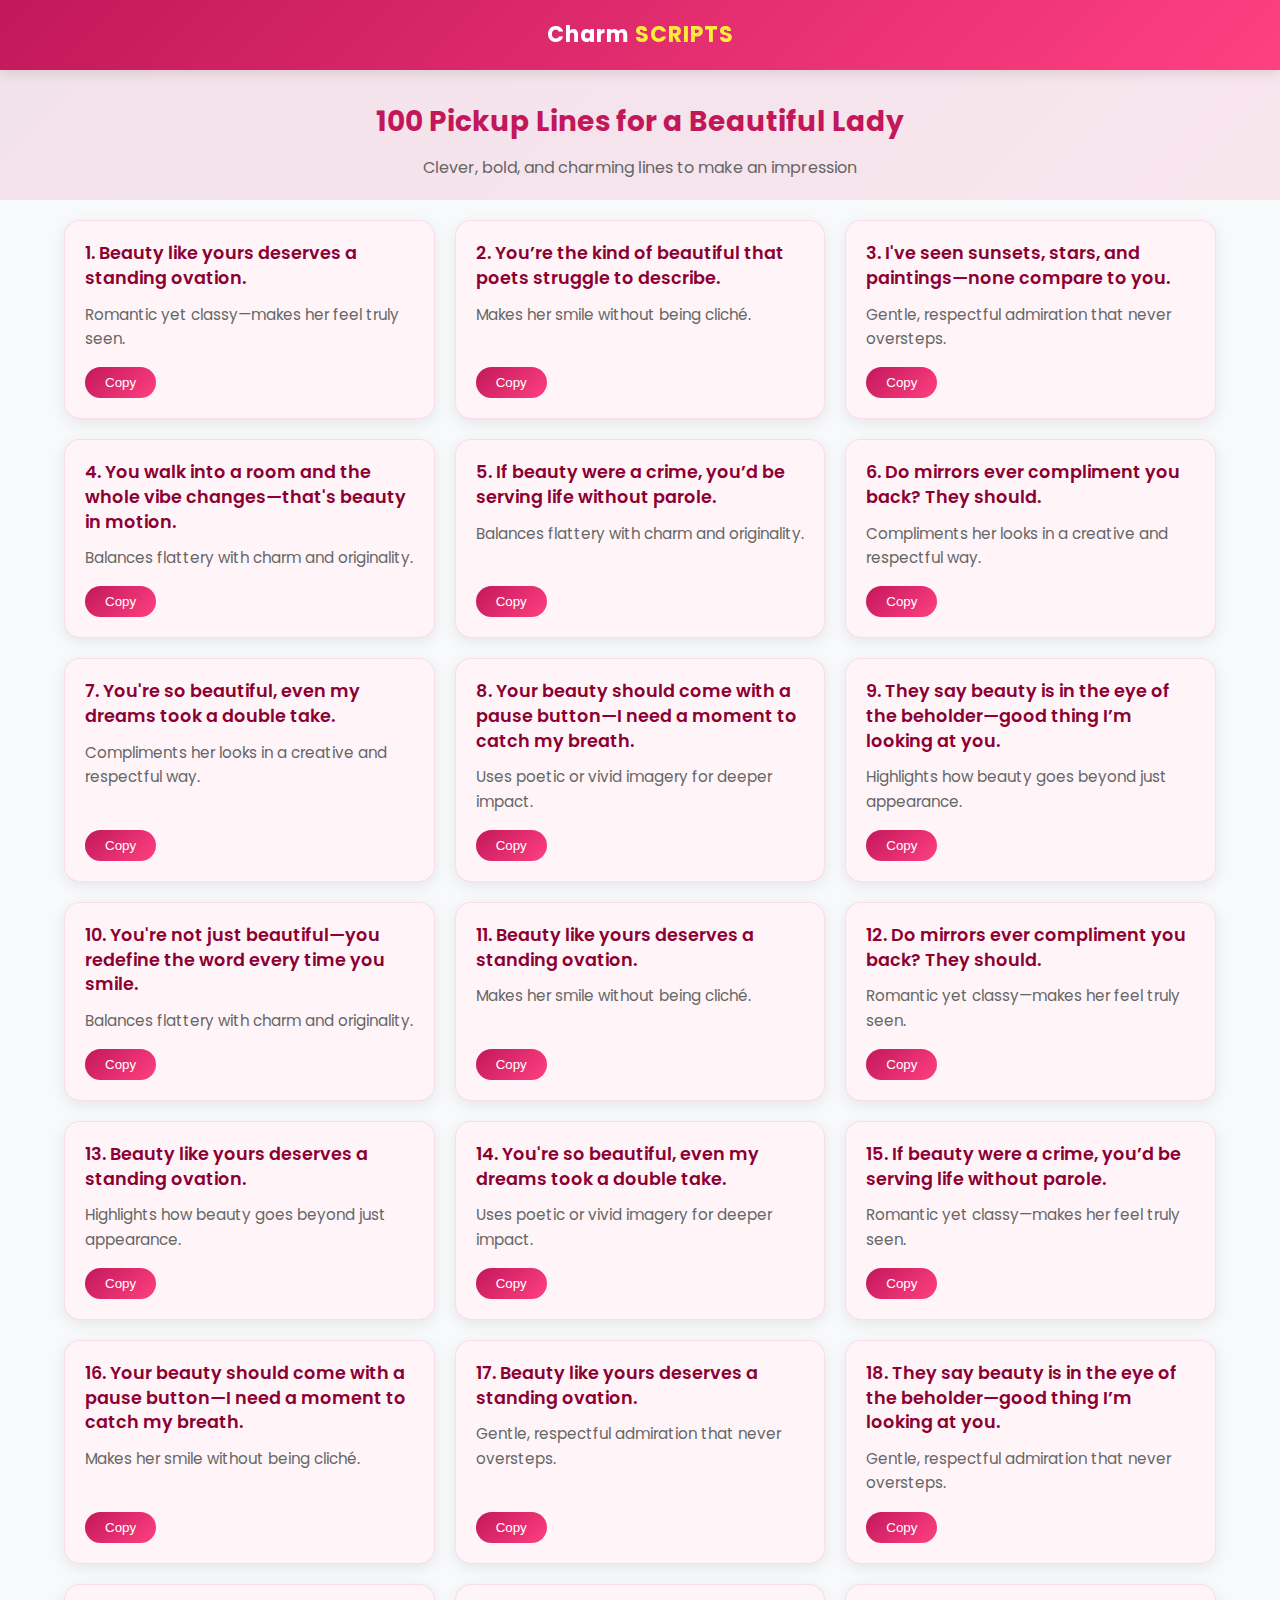
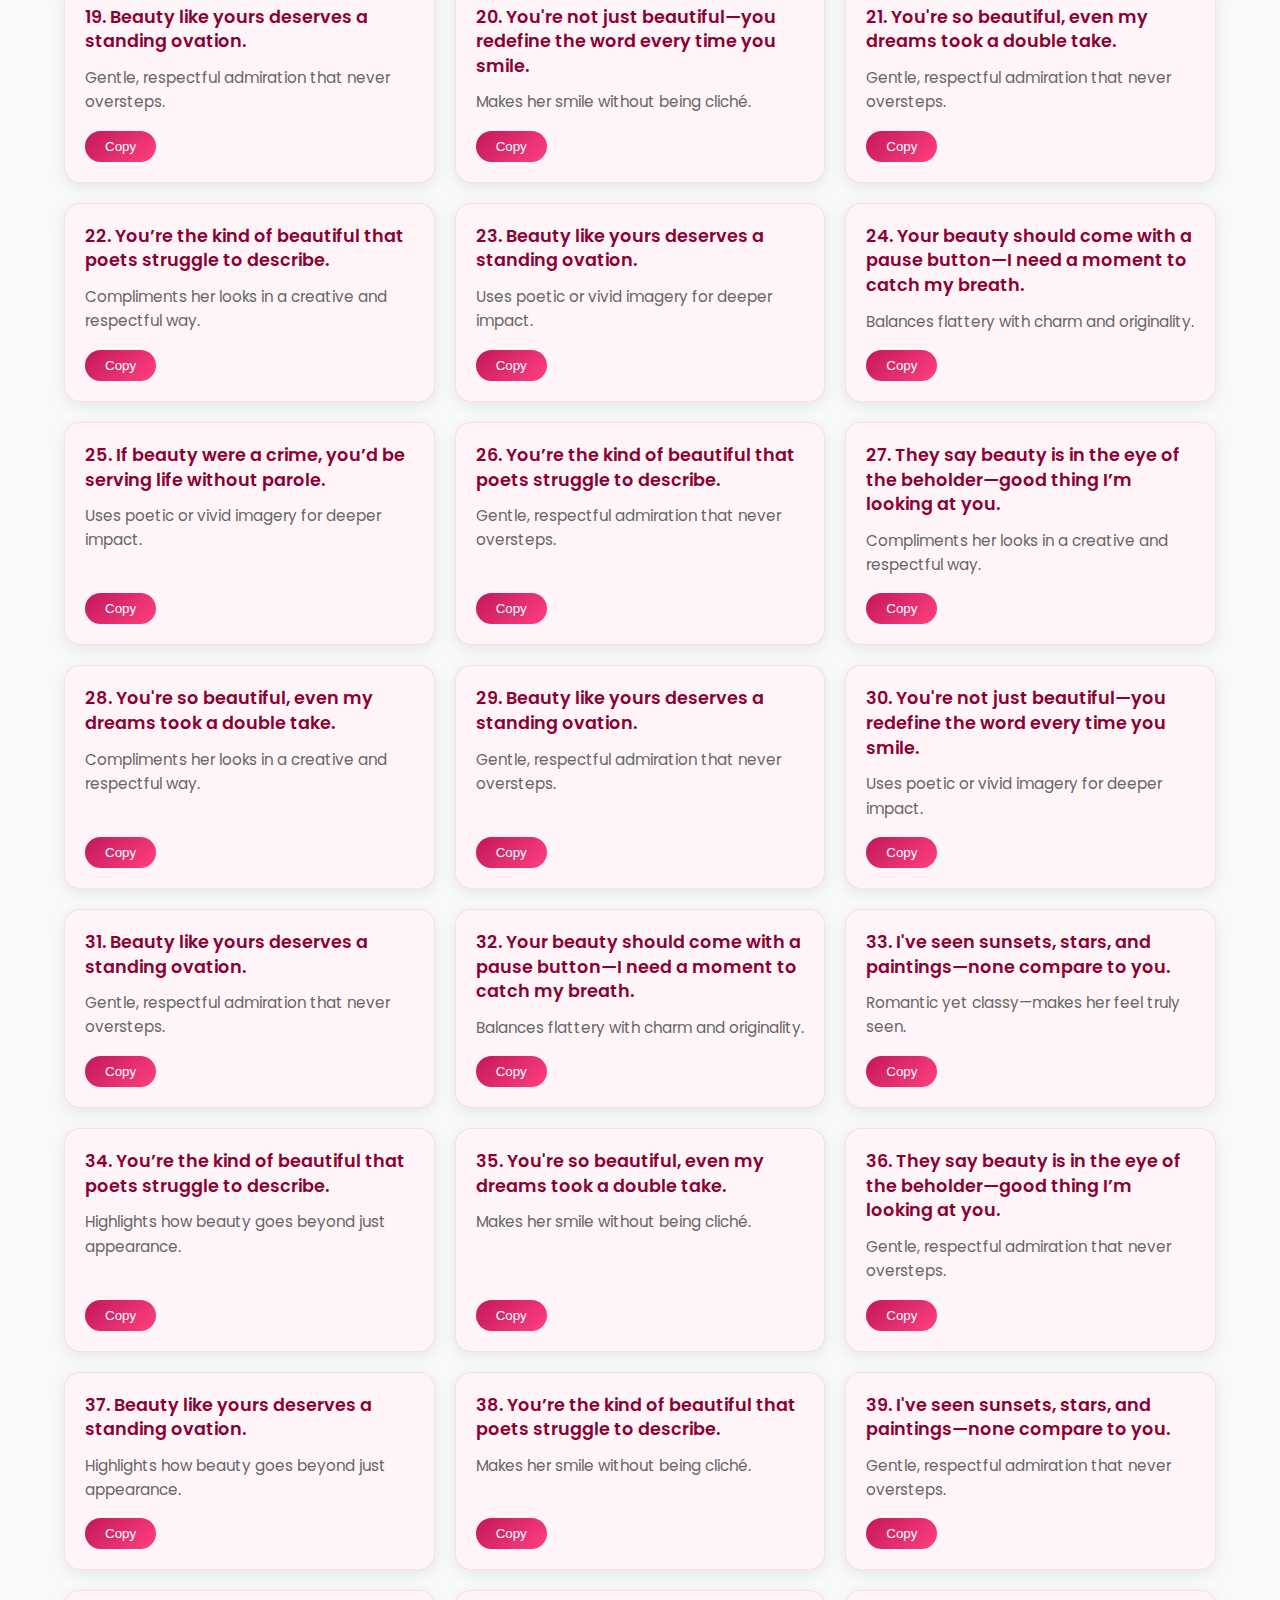
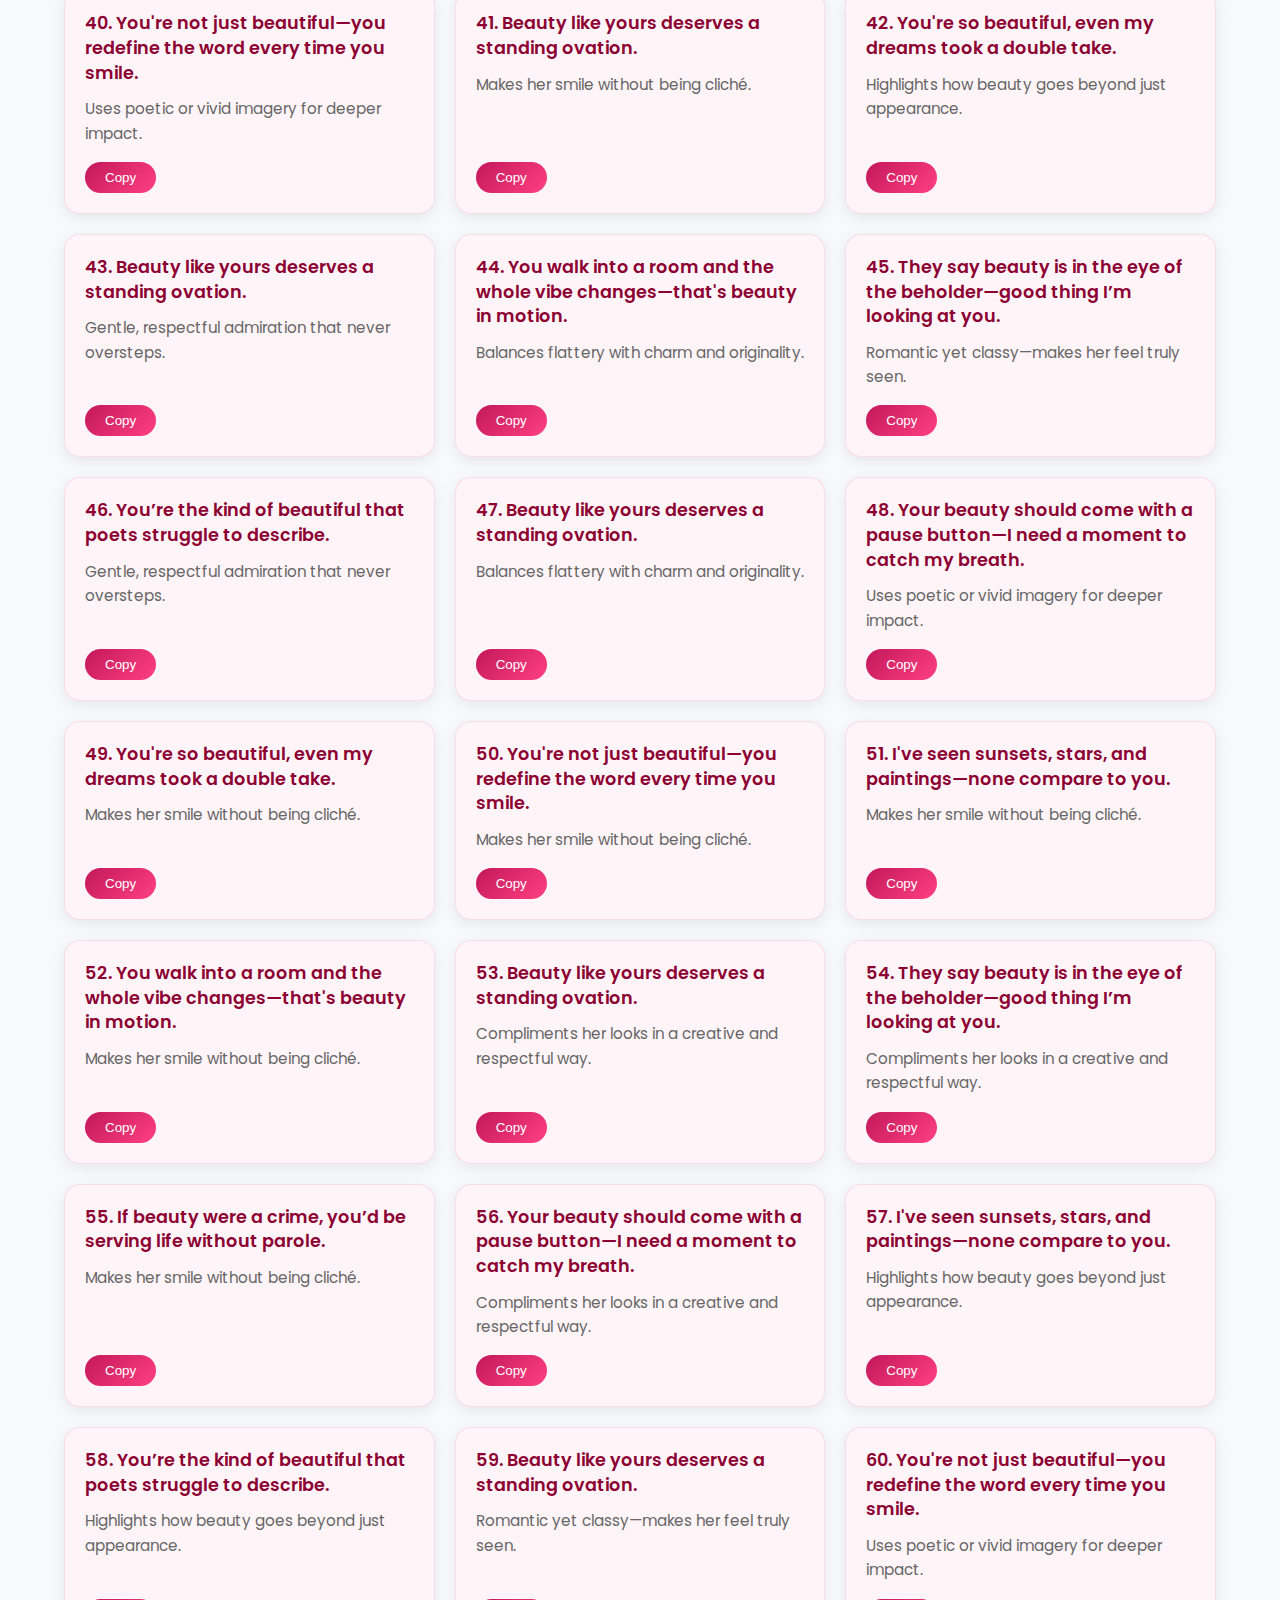
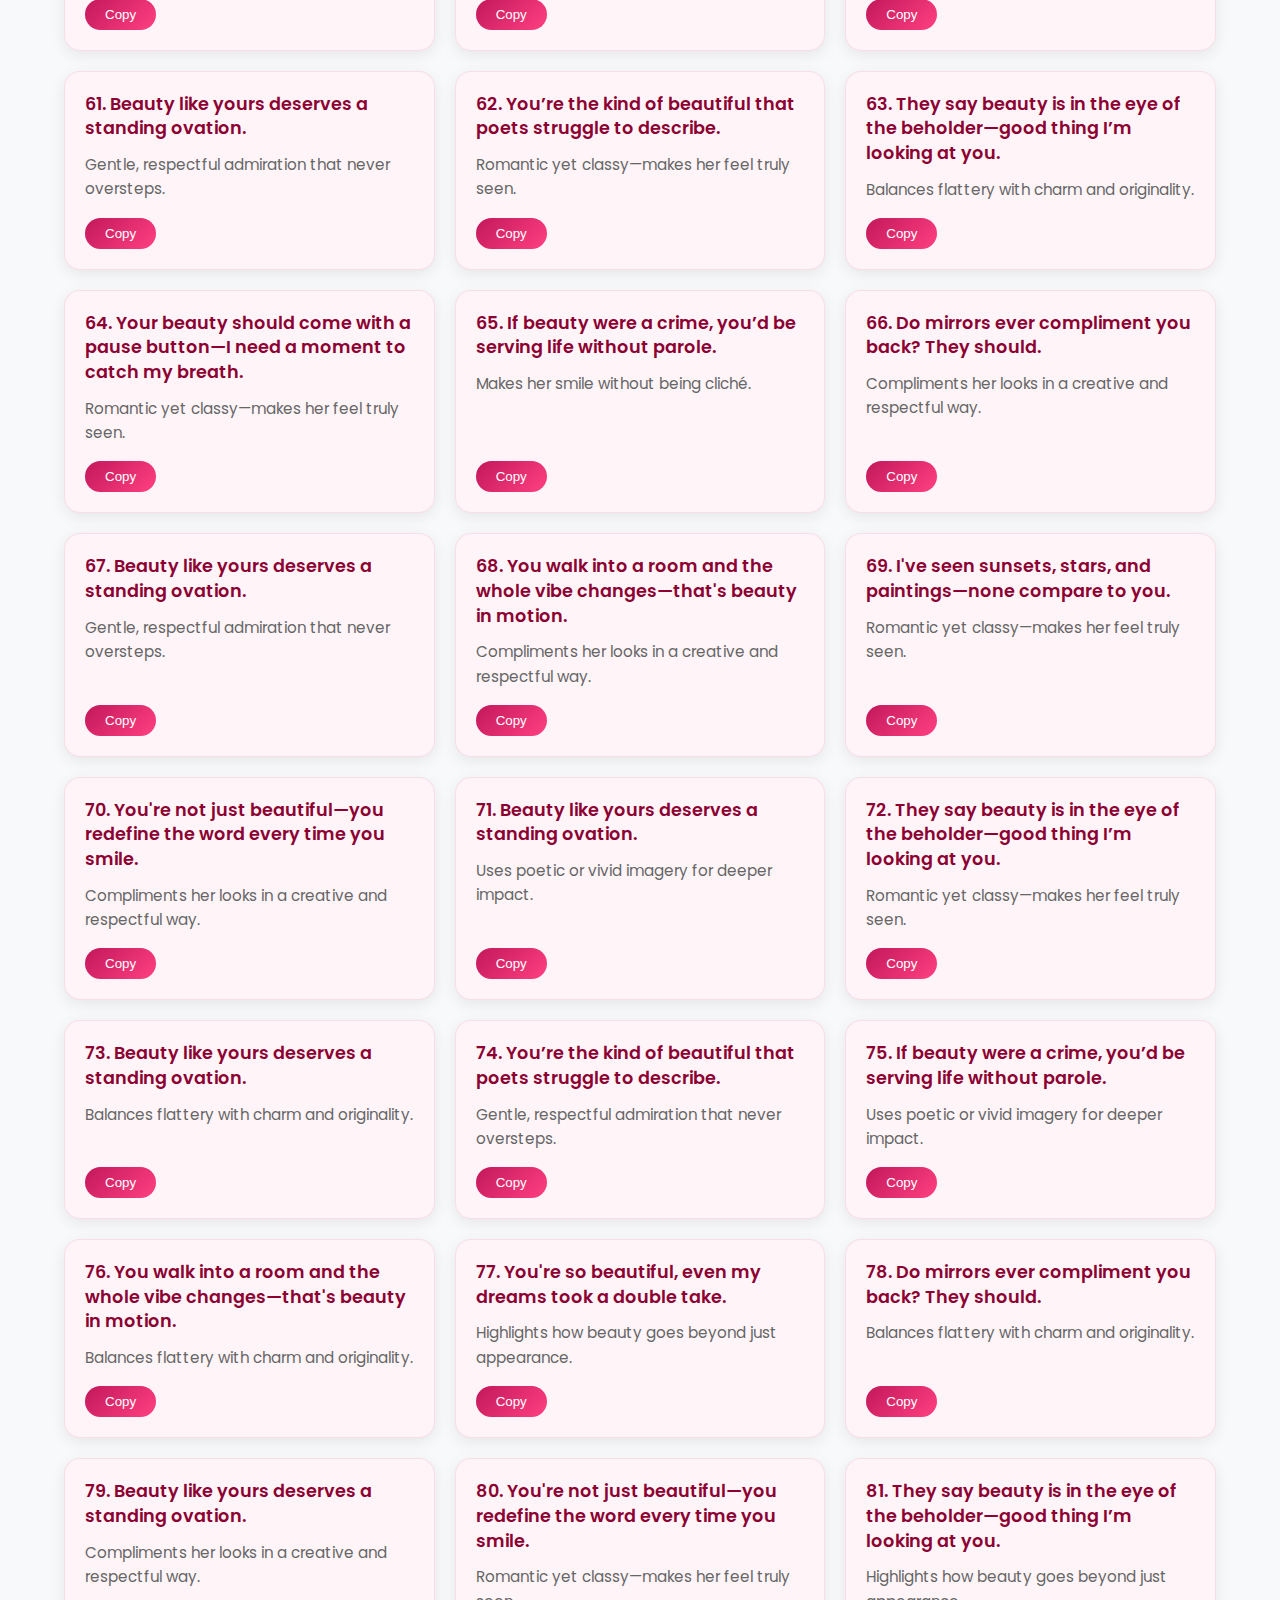
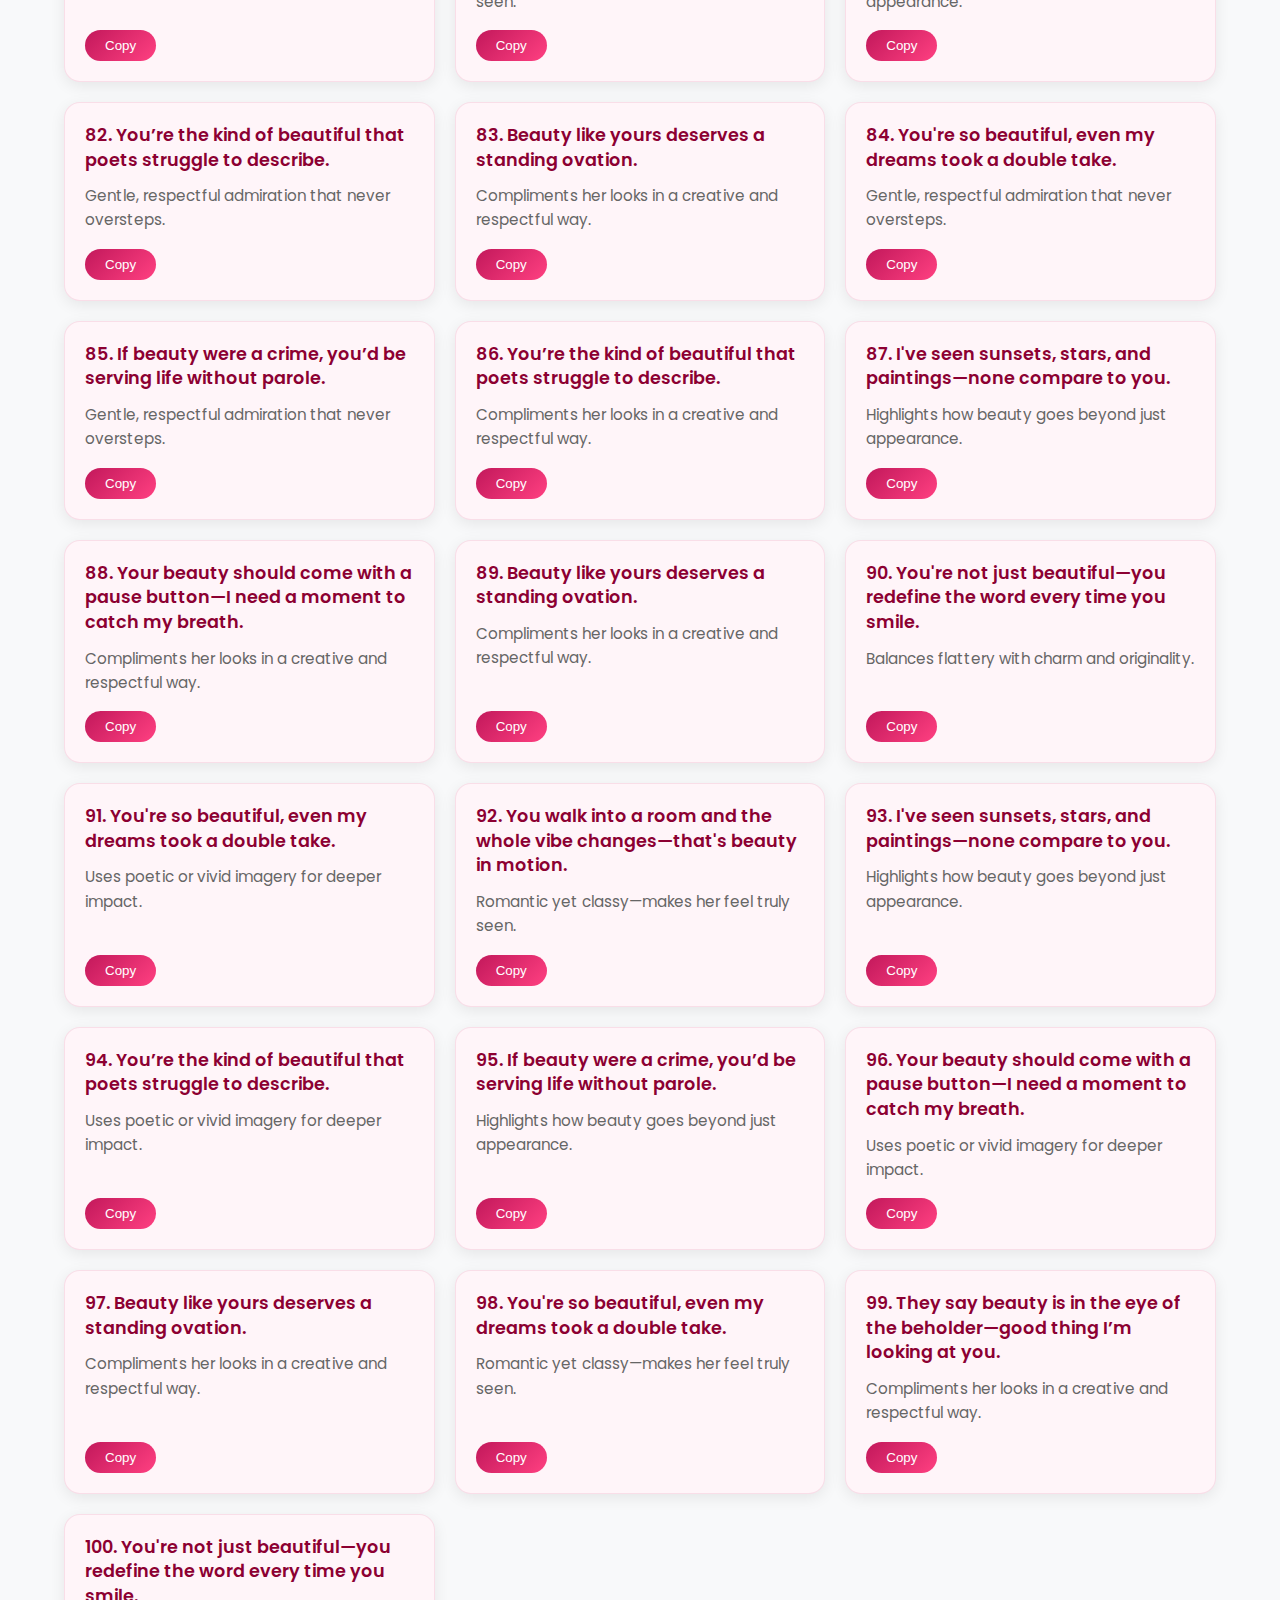
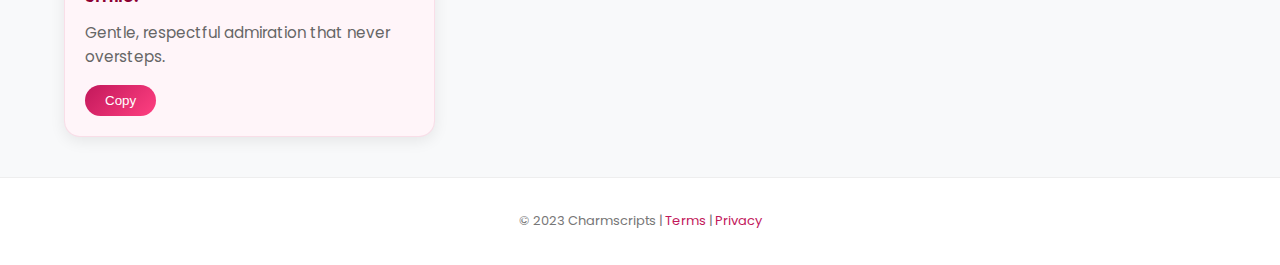
<file: file2.html>
<!DOCTYPE html>
<html lang="en">
<head>
  <meta charset="UTF-8" />
  <meta name="viewport" content="width=device-width, initial-scale=1.0"/>
  <title>100 Pickup Lines for a Beautiful Lady</title>
  <link rel="preconnect" href="https://fonts.googleapis.com">
  <link href="https://fonts.googleapis.com/css2?family=Poppins:wght@400;500;600;700&display=swap" rel="stylesheet">
  <link rel="stylesheet" href="https://cdnjs.cloudflare.com/ajax/libs/font-awesome/6.4.0/css/all.min.css">
  <style>
    :root {
      --primary: #c2185b;
      --primary-dark: #8c0032;
      --secondary: #ff4081;
      --text: #333;
      --light-gray: #f8f9fa;
      --white: #fff;
      --card-bg: #fff5f9;
    }
    * {
      box-sizing: border-box;
    }
    body {
      margin: 0;
      font-family: 'Poppins', sans-serif;
      background: var(--light-gray);
      color: var(--text);
      line-height: 1.6;
    }
    .site-header {
      text-align: center;
      background: linear-gradient(135deg, var(--primary), var(--secondary));
      height: 70px;
      line-height: 70px;
      box-shadow: 0 4px 12px rgba(0,0,0,0.1);
      position: sticky;
      top: 0;
      z-index: 100;
    }
    .logo {
      font-size: 22px;
      font-weight: 700;
      color: var(--white);
      letter-spacing: 1px;
      text-decoration: none;
    }
    .logo span {
      color: #ffeb3b;
    }

    /* Page Header */
    .page-header {
      text-align: center;
      padding: 30px 5% 20px;
      background: linear-gradient(135deg, rgba(194,24,91,0.1), rgba(255,64,129,0.1));
      margin-bottom: 20px;
    }
    .page-header h1 {
      color: var(--primary);
      margin: 0;
      font-size: 28px;
    }
    .page-header p {
      color: #666;
      max-width: 600px;
      margin: 10px auto 0;
    }

    /* Grid Layout */
    .grid {
      display: grid;
      grid-template-columns: repeat(auto-fit, minmax(300px, 1fr));
      gap: 20px;
      padding: 0 5% 40px;
    }

    /* Cards */
    .card {
      background: var(--card-bg);
      border-radius: 16px;
      padding: 20px;
      box-shadow: 0 4px 15px rgba(0,0,0,0.08);
      display: flex;
      flex-direction: column;
      transition: all 0.3s ease;
      border: 1px solid rgba(194,24,91,0.1);
    }
    .card:hover {
      transform: translateY(-5px);
      box-shadow: 0 8px 25px rgba(0,0,0,0.12);
    }
    .pickup-line {
      font-weight: 600;
      font-size: 1.1em;
      margin-bottom: 12px;
      color: var(--primary-dark);
      line-height: 1.4;
    }
    .why {
      font-size: 0.95em;
      color: #666;
      margin-bottom: 16px;
      flex-grow: 1;
    }
    .copy-button {
      align-self: flex-start;
      background: linear-gradient(135deg, var(--primary), var(--secondary));
      color: white;
      border: none;
      padding: 8px 20px;
      border-radius: 30px;
      font-weight: 500;
      cursor: pointer;
      transition: all 0.3s;
      display: flex;
      align-items: center;
      gap: 8px;
    }
    .copy-button:hover {
      background: linear-gradient(135deg, var(--primary-dark), var(--primary));
      box-shadow: 0 4px 12px rgba(194,24,91,0.3);
    }
    .copy-button i {
      font-size: 14px;
    }

    /* Floating Action Button */
    .fab {
      position: fixed;
      bottom: 30px;
      right: 30px;
      background: linear-gradient(135deg, var(--primary), var(--secondary));
      color: white;
      width: 60px;
      height: 60px;
      border-radius: 50%;
      display: flex;
      align-items: center;
      justify-content: center;
      box-shadow: 0 4px 20px rgba(194,24,91,0.3);
      cursor: pointer;
      z-index: 50;
      transition: all 0.3s;
    }
    .fab:hover {
      transform: scale(1.1);
    }

    /* Footer */
    footer {
      text-align: center;
      padding: 20px;
      background: var(--white);
      font-size: 13px;
      color: #777;
      border-top: 1px solid #eee;
    }
    footer a {
      color: var(--primary);
      text-decoration: none;
    }

    /* Responsive Adjustments */
    @media (max-width: 768px) {
      .grid {
        grid-template-columns: 1fr;
        padding: 0 15px 30px;
      }
      .page-header h1 {
        font-size: 24px;
      }
      .fab {
        bottom: 20px;
        right: 20px;
        width: 50px;
        height: 50px;
      }
    }

    /* Animation for copy feedback */
    @keyframes fadeIn {
      from { opacity: 0; }
      to { opacity: 1; }
    }
    .copy-feedback {
      position: fixed;
      bottom: 100px;
      right: 30px;
      background: var(--primary);
      color: white;
      padding: 12px 20px;
      border-radius: 8px;
      box-shadow: 0 4px 12px rgba(0,0,0,0.15);
      z-index: 100;
      animation: fadeIn 0.3s;
      display: none;
    }
  </style>
</head>
<body>

  <header class="site-header">
    <a href="#" class="logo">Charm <span>SCRIPTS</span></a>
  </header>

  <div class="page-header">
    <h1>100 Pickup Lines for a Beautiful Lady</h1>
    <p>Clever, bold, and charming lines to make an impression</p>
  </div>

  <div class="grid">
  <div class="card">
    <div class="pickup-line">1. Beauty like yours deserves a standing ovation.</div>
    <div class="why">Romantic yet classy—makes her feel truly seen.</div>
    <button class="copy-button" onclick="copyText(this)">Copy</button>
  </div>
  <div class="card">
    <div class="pickup-line">2. You’re the kind of beautiful that poets struggle to describe.</div>
    <div class="why">Makes her smile without being cliché.</div>
    <button class="copy-button" onclick="copyText(this)">Copy</button>
  </div>
  <div class="card">
    <div class="pickup-line">3. I've seen sunsets, stars, and paintings—none compare to you.</div>
    <div class="why">Gentle, respectful admiration that never oversteps.</div>
    <button class="copy-button" onclick="copyText(this)">Copy</button>
  </div>
  <div class="card">
    <div class="pickup-line">4. You walk into a room and the whole vibe changes—that's beauty in motion.</div>
    <div class="why">Balances flattery with charm and originality.</div>
    <button class="copy-button" onclick="copyText(this)">Copy</button>
  </div>
  <div class="card">
    <div class="pickup-line">5. If beauty were a crime, you’d be serving life without parole.</div>
    <div class="why">Balances flattery with charm and originality.</div>
    <button class="copy-button" onclick="copyText(this)">Copy</button>
  </div>
  <div class="card">
    <div class="pickup-line">6. Do mirrors ever compliment you back? They should.</div>
    <div class="why">Compliments her looks in a creative and respectful way.</div>
    <button class="copy-button" onclick="copyText(this)">Copy</button>
  </div>
  <div class="card">
    <div class="pickup-line">7. You're so beautiful, even my dreams took a double take.</div>
    <div class="why">Compliments her looks in a creative and respectful way.</div>
    <button class="copy-button" onclick="copyText(this)">Copy</button>
  </div>
  <div class="card">
    <div class="pickup-line">8. Your beauty should come with a pause button—I need a moment to catch my breath.</div>
    <div class="why">Uses poetic or vivid imagery for deeper impact.</div>
    <button class="copy-button" onclick="copyText(this)">Copy</button>
  </div>
  <div class="card">
    <div class="pickup-line">9. They say beauty is in the eye of the beholder—good thing I’m looking at you.</div>
    <div class="why">Highlights how beauty goes beyond just appearance.</div>
    <button class="copy-button" onclick="copyText(this)">Copy</button>
  </div>
  <div class="card">
    <div class="pickup-line">10. You're not just beautiful—you redefine the word every time you smile.</div>
    <div class="why">Balances flattery with charm and originality.</div>
    <button class="copy-button" onclick="copyText(this)">Copy</button>
  </div>
  <div class="card">
    <div class="pickup-line">11. Beauty like yours deserves a standing ovation.</div>
    <div class="why">Makes her smile without being cliché.</div>
    <button class="copy-button" onclick="copyText(this)">Copy</button>
  </div>
  <div class="card">
    <div class="pickup-line">12. Do mirrors ever compliment you back? They should.</div>
    <div class="why">Romantic yet classy—makes her feel truly seen.</div>
    <button class="copy-button" onclick="copyText(this)">Copy</button>
  </div>
  <div class="card">
    <div class="pickup-line">13. Beauty like yours deserves a standing ovation.</div>
    <div class="why">Highlights how beauty goes beyond just appearance.</div>
    <button class="copy-button" onclick="copyText(this)">Copy</button>
  </div>
  <div class="card">
    <div class="pickup-line">14. You're so beautiful, even my dreams took a double take.</div>
    <div class="why">Uses poetic or vivid imagery for deeper impact.</div>
    <button class="copy-button" onclick="copyText(this)">Copy</button>
  </div>
  <div class="card">
    <div class="pickup-line">15. If beauty were a crime, you’d be serving life without parole.</div>
    <div class="why">Romantic yet classy—makes her feel truly seen.</div>
    <button class="copy-button" onclick="copyText(this)">Copy</button>
  </div>
  <div class="card">
    <div class="pickup-line">16. Your beauty should come with a pause button—I need a moment to catch my breath.</div>
    <div class="why">Makes her smile without being cliché.</div>
    <button class="copy-button" onclick="copyText(this)">Copy</button>
  </div>
  <div class="card">
    <div class="pickup-line">17. Beauty like yours deserves a standing ovation.</div>
    <div class="why">Gentle, respectful admiration that never oversteps.</div>
    <button class="copy-button" onclick="copyText(this)">Copy</button>
  </div>
  <div class="card">
    <div class="pickup-line">18. They say beauty is in the eye of the beholder—good thing I’m looking at you.</div>
    <div class="why">Gentle, respectful admiration that never oversteps.</div>
    <button class="copy-button" onclick="copyText(this)">Copy</button>
  </div>
  <div class="card">
    <div class="pickup-line">19. Beauty like yours deserves a standing ovation.</div>
    <div class="why">Gentle, respectful admiration that never oversteps.</div>
    <button class="copy-button" onclick="copyText(this)">Copy</button>
  </div>
  <div class="card">
    <div class="pickup-line">20. You're not just beautiful—you redefine the word every time you smile.</div>
    <div class="why">Makes her smile without being cliché.</div>
    <button class="copy-button" onclick="copyText(this)">Copy</button>
  </div>
  <div class="card">
    <div class="pickup-line">21. You're so beautiful, even my dreams took a double take.</div>
    <div class="why">Gentle, respectful admiration that never oversteps.</div>
    <button class="copy-button" onclick="copyText(this)">Copy</button>
  </div>
  <div class="card">
    <div class="pickup-line">22. You’re the kind of beautiful that poets struggle to describe.</div>
    <div class="why">Compliments her looks in a creative and respectful way.</div>
    <button class="copy-button" onclick="copyText(this)">Copy</button>
  </div>
  <div class="card">
    <div class="pickup-line">23. Beauty like yours deserves a standing ovation.</div>
    <div class="why">Uses poetic or vivid imagery for deeper impact.</div>
    <button class="copy-button" onclick="copyText(this)">Copy</button>
  </div>
  <div class="card">
    <div class="pickup-line">24. Your beauty should come with a pause button—I need a moment to catch my breath.</div>
    <div class="why">Balances flattery with charm and originality.</div>
    <button class="copy-button" onclick="copyText(this)">Copy</button>
  </div>
  <div class="card">
    <div class="pickup-line">25. If beauty were a crime, you’d be serving life without parole.</div>
    <div class="why">Uses poetic or vivid imagery for deeper impact.</div>
    <button class="copy-button" onclick="copyText(this)">Copy</button>
  </div>
  <div class="card">
    <div class="pickup-line">26. You’re the kind of beautiful that poets struggle to describe.</div>
    <div class="why">Gentle, respectful admiration that never oversteps.</div>
    <button class="copy-button" onclick="copyText(this)">Copy</button>
  </div>
  <div class="card">
    <div class="pickup-line">27. They say beauty is in the eye of the beholder—good thing I’m looking at you.</div>
    <div class="why">Compliments her looks in a creative and respectful way.</div>
    <button class="copy-button" onclick="copyText(this)">Copy</button>
  </div>
  <div class="card">
    <div class="pickup-line">28. You're so beautiful, even my dreams took a double take.</div>
    <div class="why">Compliments her looks in a creative and respectful way.</div>
    <button class="copy-button" onclick="copyText(this)">Copy</button>
  </div>
  <div class="card">
    <div class="pickup-line">29. Beauty like yours deserves a standing ovation.</div>
    <div class="why">Gentle, respectful admiration that never oversteps.</div>
    <button class="copy-button" onclick="copyText(this)">Copy</button>
  </div>
  <div class="card">
    <div class="pickup-line">30. You're not just beautiful—you redefine the word every time you smile.</div>
    <div class="why">Uses poetic or vivid imagery for deeper impact.</div>
    <button class="copy-button" onclick="copyText(this)">Copy</button>
  </div>
  <div class="card">
    <div class="pickup-line">31. Beauty like yours deserves a standing ovation.</div>
    <div class="why">Gentle, respectful admiration that never oversteps.</div>
    <button class="copy-button" onclick="copyText(this)">Copy</button>
  </div>
  <div class="card">
    <div class="pickup-line">32. Your beauty should come with a pause button—I need a moment to catch my breath.</div>
    <div class="why">Balances flattery with charm and originality.</div>
    <button class="copy-button" onclick="copyText(this)">Copy</button>
  </div>
  <div class="card">
    <div class="pickup-line">33. I've seen sunsets, stars, and paintings—none compare to you.</div>
    <div class="why">Romantic yet classy—makes her feel truly seen.</div>
    <button class="copy-button" onclick="copyText(this)">Copy</button>
  </div>
  <div class="card">
    <div class="pickup-line">34. You’re the kind of beautiful that poets struggle to describe.</div>
    <div class="why">Highlights how beauty goes beyond just appearance.</div>
    <button class="copy-button" onclick="copyText(this)">Copy</button>
  </div>
  <div class="card">
    <div class="pickup-line">35. You're so beautiful, even my dreams took a double take.</div>
    <div class="why">Makes her smile without being cliché.</div>
    <button class="copy-button" onclick="copyText(this)">Copy</button>
  </div>
  <div class="card">
    <div class="pickup-line">36. They say beauty is in the eye of the beholder—good thing I’m looking at you.</div>
    <div class="why">Gentle, respectful admiration that never oversteps.</div>
    <button class="copy-button" onclick="copyText(this)">Copy</button>
  </div>
  <div class="card">
    <div class="pickup-line">37. Beauty like yours deserves a standing ovation.</div>
    <div class="why">Highlights how beauty goes beyond just appearance.</div>
    <button class="copy-button" onclick="copyText(this)">Copy</button>
  </div>
  <div class="card">
    <div class="pickup-line">38. You’re the kind of beautiful that poets struggle to describe.</div>
    <div class="why">Makes her smile without being cliché.</div>
    <button class="copy-button" onclick="copyText(this)">Copy</button>
  </div>
  <div class="card">
    <div class="pickup-line">39. I've seen sunsets, stars, and paintings—none compare to you.</div>
    <div class="why">Gentle, respectful admiration that never oversteps.</div>
    <button class="copy-button" onclick="copyText(this)">Copy</button>
  </div>
  <div class="card">
    <div class="pickup-line">40. You're not just beautiful—you redefine the word every time you smile.</div>
    <div class="why">Uses poetic or vivid imagery for deeper impact.</div>
    <button class="copy-button" onclick="copyText(this)">Copy</button>
  </div>
  <div class="card">
    <div class="pickup-line">41. Beauty like yours deserves a standing ovation.</div>
    <div class="why">Makes her smile without being cliché.</div>
    <button class="copy-button" onclick="copyText(this)">Copy</button>
  </div>
  <div class="card">
    <div class="pickup-line">42. You're so beautiful, even my dreams took a double take.</div>
    <div class="why">Highlights how beauty goes beyond just appearance.</div>
    <button class="copy-button" onclick="copyText(this)">Copy</button>
  </div>
  <div class="card">
    <div class="pickup-line">43. Beauty like yours deserves a standing ovation.</div>
    <div class="why">Gentle, respectful admiration that never oversteps.</div>
    <button class="copy-button" onclick="copyText(this)">Copy</button>
  </div>
  <div class="card">
    <div class="pickup-line">44. You walk into a room and the whole vibe changes—that's beauty in motion.</div>
    <div class="why">Balances flattery with charm and originality.</div>
    <button class="copy-button" onclick="copyText(this)">Copy</button>
  </div>
  <div class="card">
    <div class="pickup-line">45. They say beauty is in the eye of the beholder—good thing I’m looking at you.</div>
    <div class="why">Romantic yet classy—makes her feel truly seen.</div>
    <button class="copy-button" onclick="copyText(this)">Copy</button>
  </div>
  <div class="card">
    <div class="pickup-line">46. You’re the kind of beautiful that poets struggle to describe.</div>
    <div class="why">Gentle, respectful admiration that never oversteps.</div>
    <button class="copy-button" onclick="copyText(this)">Copy</button>
  </div>
  <div class="card">
    <div class="pickup-line">47. Beauty like yours deserves a standing ovation.</div>
    <div class="why">Balances flattery with charm and originality.</div>
    <button class="copy-button" onclick="copyText(this)">Copy</button>
  </div>
  <div class="card">
    <div class="pickup-line">48. Your beauty should come with a pause button—I need a moment to catch my breath.</div>
    <div class="why">Uses poetic or vivid imagery for deeper impact.</div>
    <button class="copy-button" onclick="copyText(this)">Copy</button>
  </div>
  <div class="card">
    <div class="pickup-line">49. You're so beautiful, even my dreams took a double take.</div>
    <div class="why">Makes her smile without being cliché.</div>
    <button class="copy-button" onclick="copyText(this)">Copy</button>
  </div>
  <div class="card">
    <div class="pickup-line">50. You're not just beautiful—you redefine the word every time you smile.</div>
    <div class="why">Makes her smile without being cliché.</div>
    <button class="copy-button" onclick="copyText(this)">Copy</button>
  </div>
  <div class="card">
    <div class="pickup-line">51. I've seen sunsets, stars, and paintings—none compare to you.</div>
    <div class="why">Makes her smile without being cliché.</div>
    <button class="copy-button" onclick="copyText(this)">Copy</button>
  </div>
  <div class="card">
    <div class="pickup-line">52. You walk into a room and the whole vibe changes—that's beauty in motion.</div>
    <div class="why">Makes her smile without being cliché.</div>
    <button class="copy-button" onclick="copyText(this)">Copy</button>
  </div>
  <div class="card">
    <div class="pickup-line">53. Beauty like yours deserves a standing ovation.</div>
    <div class="why">Compliments her looks in a creative and respectful way.</div>
    <button class="copy-button" onclick="copyText(this)">Copy</button>
  </div>
  <div class="card">
    <div class="pickup-line">54. They say beauty is in the eye of the beholder—good thing I’m looking at you.</div>
    <div class="why">Compliments her looks in a creative and respectful way.</div>
    <button class="copy-button" onclick="copyText(this)">Copy</button>
  </div>
  <div class="card">
    <div class="pickup-line">55. If beauty were a crime, you’d be serving life without parole.</div>
    <div class="why">Makes her smile without being cliché.</div>
    <button class="copy-button" onclick="copyText(this)">Copy</button>
  </div>
  <div class="card">
    <div class="pickup-line">56. Your beauty should come with a pause button—I need a moment to catch my breath.</div>
    <div class="why">Compliments her looks in a creative and respectful way.</div>
    <button class="copy-button" onclick="copyText(this)">Copy</button>
  </div>
  <div class="card">
    <div class="pickup-line">57. I've seen sunsets, stars, and paintings—none compare to you.</div>
    <div class="why">Highlights how beauty goes beyond just appearance.</div>
    <button class="copy-button" onclick="copyText(this)">Copy</button>
  </div>
  <div class="card">
    <div class="pickup-line">58. You’re the kind of beautiful that poets struggle to describe.</div>
    <div class="why">Highlights how beauty goes beyond just appearance.</div>
    <button class="copy-button" onclick="copyText(this)">Copy</button>
  </div>
  <div class="card">
    <div class="pickup-line">59. Beauty like yours deserves a standing ovation.</div>
    <div class="why">Romantic yet classy—makes her feel truly seen.</div>
    <button class="copy-button" onclick="copyText(this)">Copy</button>
  </div>
  <div class="card">
    <div class="pickup-line">60. You're not just beautiful—you redefine the word every time you smile.</div>
    <div class="why">Uses poetic or vivid imagery for deeper impact.</div>
    <button class="copy-button" onclick="copyText(this)">Copy</button>
  </div>
  <div class="card">
    <div class="pickup-line">61. Beauty like yours deserves a standing ovation.</div>
    <div class="why">Gentle, respectful admiration that never oversteps.</div>
    <button class="copy-button" onclick="copyText(this)">Copy</button>
  </div>
  <div class="card">
    <div class="pickup-line">62. You’re the kind of beautiful that poets struggle to describe.</div>
    <div class="why">Romantic yet classy—makes her feel truly seen.</div>
    <button class="copy-button" onclick="copyText(this)">Copy</button>
  </div>
  <div class="card">
    <div class="pickup-line">63. They say beauty is in the eye of the beholder—good thing I’m looking at you.</div>
    <div class="why">Balances flattery with charm and originality.</div>
    <button class="copy-button" onclick="copyText(this)">Copy</button>
  </div>
  <div class="card">
    <div class="pickup-line">64. Your beauty should come with a pause button—I need a moment to catch my breath.</div>
    <div class="why">Romantic yet classy—makes her feel truly seen.</div>
    <button class="copy-button" onclick="copyText(this)">Copy</button>
  </div>
  <div class="card">
    <div class="pickup-line">65. If beauty were a crime, you’d be serving life without parole.</div>
    <div class="why">Makes her smile without being cliché.</div>
    <button class="copy-button" onclick="copyText(this)">Copy</button>
  </div>
  <div class="card">
    <div class="pickup-line">66. Do mirrors ever compliment you back? They should.</div>
    <div class="why">Compliments her looks in a creative and respectful way.</div>
    <button class="copy-button" onclick="copyText(this)">Copy</button>
  </div>
  <div class="card">
    <div class="pickup-line">67. Beauty like yours deserves a standing ovation.</div>
    <div class="why">Gentle, respectful admiration that never oversteps.</div>
    <button class="copy-button" onclick="copyText(this)">Copy</button>
  </div>
  <div class="card">
    <div class="pickup-line">68. You walk into a room and the whole vibe changes—that's beauty in motion.</div>
    <div class="why">Compliments her looks in a creative and respectful way.</div>
    <button class="copy-button" onclick="copyText(this)">Copy</button>
  </div>
  <div class="card">
    <div class="pickup-line">69. I've seen sunsets, stars, and paintings—none compare to you.</div>
    <div class="why">Romantic yet classy—makes her feel truly seen.</div>
    <button class="copy-button" onclick="copyText(this)">Copy</button>
  </div>
  <div class="card">
    <div class="pickup-line">70. You're not just beautiful—you redefine the word every time you smile.</div>
    <div class="why">Compliments her looks in a creative and respectful way.</div>
    <button class="copy-button" onclick="copyText(this)">Copy</button>
  </div>
  <div class="card">
    <div class="pickup-line">71. Beauty like yours deserves a standing ovation.</div>
    <div class="why">Uses poetic or vivid imagery for deeper impact.</div>
    <button class="copy-button" onclick="copyText(this)">Copy</button>
  </div>
  <div class="card">
    <div class="pickup-line">72. They say beauty is in the eye of the beholder—good thing I’m looking at you.</div>
    <div class="why">Romantic yet classy—makes her feel truly seen.</div>
    <button class="copy-button" onclick="copyText(this)">Copy</button>
  </div>
  <div class="card">
    <div class="pickup-line">73. Beauty like yours deserves a standing ovation.</div>
    <div class="why">Balances flattery with charm and originality.</div>
    <button class="copy-button" onclick="copyText(this)">Copy</button>
  </div>
  <div class="card">
    <div class="pickup-line">74. You’re the kind of beautiful that poets struggle to describe.</div>
    <div class="why">Gentle, respectful admiration that never oversteps.</div>
    <button class="copy-button" onclick="copyText(this)">Copy</button>
  </div>
  <div class="card">
    <div class="pickup-line">75. If beauty were a crime, you’d be serving life without parole.</div>
    <div class="why">Uses poetic or vivid imagery for deeper impact.</div>
    <button class="copy-button" onclick="copyText(this)">Copy</button>
  </div>
  <div class="card">
    <div class="pickup-line">76. You walk into a room and the whole vibe changes—that's beauty in motion.</div>
    <div class="why">Balances flattery with charm and originality.</div>
    <button class="copy-button" onclick="copyText(this)">Copy</button>
  </div>
  <div class="card">
    <div class="pickup-line">77. You're so beautiful, even my dreams took a double take.</div>
    <div class="why">Highlights how beauty goes beyond just appearance.</div>
    <button class="copy-button" onclick="copyText(this)">Copy</button>
  </div>
  <div class="card">
    <div class="pickup-line">78. Do mirrors ever compliment you back? They should.</div>
    <div class="why">Balances flattery with charm and originality.</div>
    <button class="copy-button" onclick="copyText(this)">Copy</button>
  </div>
  <div class="card">
    <div class="pickup-line">79. Beauty like yours deserves a standing ovation.</div>
    <div class="why">Compliments her looks in a creative and respectful way.</div>
    <button class="copy-button" onclick="copyText(this)">Copy</button>
  </div>
  <div class="card">
    <div class="pickup-line">80. You're not just beautiful—you redefine the word every time you smile.</div>
    <div class="why">Romantic yet classy—makes her feel truly seen.</div>
    <button class="copy-button" onclick="copyText(this)">Copy</button>
  </div>
  <div class="card">
    <div class="pickup-line">81. They say beauty is in the eye of the beholder—good thing I’m looking at you.</div>
    <div class="why">Highlights how beauty goes beyond just appearance.</div>
    <button class="copy-button" onclick="copyText(this)">Copy</button>
  </div>
  <div class="card">
    <div class="pickup-line">82. You’re the kind of beautiful that poets struggle to describe.</div>
    <div class="why">Gentle, respectful admiration that never oversteps.</div>
    <button class="copy-button" onclick="copyText(this)">Copy</button>
  </div>
  <div class="card">
    <div class="pickup-line">83. Beauty like yours deserves a standing ovation.</div>
    <div class="why">Compliments her looks in a creative and respectful way.</div>
    <button class="copy-button" onclick="copyText(this)">Copy</button>
  </div>
  <div class="card">
    <div class="pickup-line">84. You're so beautiful, even my dreams took a double take.</div>
    <div class="why">Gentle, respectful admiration that never oversteps.</div>
    <button class="copy-button" onclick="copyText(this)">Copy</button>
  </div>
  <div class="card">
    <div class="pickup-line">85. If beauty were a crime, you’d be serving life without parole.</div>
    <div class="why">Gentle, respectful admiration that never oversteps.</div>
    <button class="copy-button" onclick="copyText(this)">Copy</button>
  </div>
  <div class="card">
    <div class="pickup-line">86. You’re the kind of beautiful that poets struggle to describe.</div>
    <div class="why">Compliments her looks in a creative and respectful way.</div>
    <button class="copy-button" onclick="copyText(this)">Copy</button>
  </div>
  <div class="card">
    <div class="pickup-line">87. I've seen sunsets, stars, and paintings—none compare to you.</div>
    <div class="why">Highlights how beauty goes beyond just appearance.</div>
    <button class="copy-button" onclick="copyText(this)">Copy</button>
  </div>
  <div class="card">
    <div class="pickup-line">88. Your beauty should come with a pause button—I need a moment to catch my breath.</div>
    <div class="why">Compliments her looks in a creative and respectful way.</div>
    <button class="copy-button" onclick="copyText(this)">Copy</button>
  </div>
  <div class="card">
    <div class="pickup-line">89. Beauty like yours deserves a standing ovation.</div>
    <div class="why">Compliments her looks in a creative and respectful way.</div>
    <button class="copy-button" onclick="copyText(this)">Copy</button>
  </div>
  <div class="card">
    <div class="pickup-line">90. You're not just beautiful—you redefine the word every time you smile.</div>
    <div class="why">Balances flattery with charm and originality.</div>
    <button class="copy-button" onclick="copyText(this)">Copy</button>
  </div>
  <div class="card">
    <div class="pickup-line">91. You're so beautiful, even my dreams took a double take.</div>
    <div class="why">Uses poetic or vivid imagery for deeper impact.</div>
    <button class="copy-button" onclick="copyText(this)">Copy</button>
  </div>
  <div class="card">
    <div class="pickup-line">92. You walk into a room and the whole vibe changes—that's beauty in motion.</div>
    <div class="why">Romantic yet classy—makes her feel truly seen.</div>
    <button class="copy-button" onclick="copyText(this)">Copy</button>
  </div>
  <div class="card">
    <div class="pickup-line">93. I've seen sunsets, stars, and paintings—none compare to you.</div>
    <div class="why">Highlights how beauty goes beyond just appearance.</div>
    <button class="copy-button" onclick="copyText(this)">Copy</button>
  </div>
  <div class="card">
    <div class="pickup-line">94. You’re the kind of beautiful that poets struggle to describe.</div>
    <div class="why">Uses poetic or vivid imagery for deeper impact.</div>
    <button class="copy-button" onclick="copyText(this)">Copy</button>
  </div>
  <div class="card">
    <div class="pickup-line">95. If beauty were a crime, you’d be serving life without parole.</div>
    <div class="why">Highlights how beauty goes beyond just appearance.</div>
    <button class="copy-button" onclick="copyText(this)">Copy</button>
  </div>
  <div class="card">
    <div class="pickup-line">96. Your beauty should come with a pause button—I need a moment to catch my breath.</div>
    <div class="why">Uses poetic or vivid imagery for deeper impact.</div>
    <button class="copy-button" onclick="copyText(this)">Copy</button>
  </div>
  <div class="card">
    <div class="pickup-line">97. Beauty like yours deserves a standing ovation.</div>
    <div class="why">Compliments her looks in a creative and respectful way.</div>
    <button class="copy-button" onclick="copyText(this)">Copy</button>
  </div>
  <div class="card">
    <div class="pickup-line">98. You're so beautiful, even my dreams took a double take.</div>
    <div class="why">Romantic yet classy—makes her feel truly seen.</div>
    <button class="copy-button" onclick="copyText(this)">Copy</button>
  </div>
  <div class="card">
    <div class="pickup-line">99. They say beauty is in the eye of the beholder—good thing I’m looking at you.</div>
    <div class="why">Compliments her looks in a creative and respectful way.</div>
    <button class="copy-button" onclick="copyText(this)">Copy</button>
  </div>
  <div class="card">
    <div class="pickup-line">100. You're not just beautiful—you redefine the word every time you smile.</div>
    <div class="why">Gentle, respectful admiration that never oversteps.</div>
    <button class="copy-button" onclick="copyText(this)">Copy</button>
  </div>
</div>


  <!-- Floating Action Button -->
  <div class="fab" onclick="scrollToTop()">
    <i class="fas fa-arrow-up"></i>
  </div>

  <!-- Copy Feedback -->
  <div class="copy-feedback" id="copyFeedback">
    Line copied to clipboard!
  </div>

  <footer>
    <p>© 2023 Charmscripts | <a href="#">Terms</a> | <a href="#">Privacy</a></p>
  </footer>

  <script>
    // Enhanced copy function with visual feedback
    function copyText(button) {
      const text = button.parentElement.querySelector('.pickup-line').innerText;
      const cleanedText = text.replace(/^\d+\.\s*/, ''); // Remove leading number and dot
      
      navigator.clipboard.writeText(cleanedText).then(() => {
        // Show feedback
        const feedback = document.getElementById('copyFeedback');
        feedback.style.display = 'block';
        setTimeout(() => {
          feedback.style.display = 'none';
        }, 2000);
        
        // Button feedback
        const icon = button.querySelector('i');
        const originalIcon = icon.className;
        button.disabled = true;
        icon.className = 'fas fa-check';
        button.innerHTML = `<i class="fas fa-check"></i> Copied!`;
        
        setTimeout(() => {
          button.disabled = false;
          icon.className = originalIcon;
          button.innerHTML = `<i class="${originalIcon}"></i> Copy`;
        }, 1500);
      });
    }

    // Scroll to top function
    function scrollToTop() {
      window.scrollTo({
        top: 0,
        behavior: 'smooth'
      });
    }

    // Show/hide FAB based on scroll position
    window.addEventListener('scroll', () => {
      const fab = document.querySelector('.fab');
      if (window.scrollY > 300) {
        fab.style.display = 'flex';
      } else {
        fab.style.display = 'none';
      }
    });

    // Initialize - hide FAB initially
    document.querySelector('.fab').style.display = 'none';
  </script>
</body>
</html>
</file>
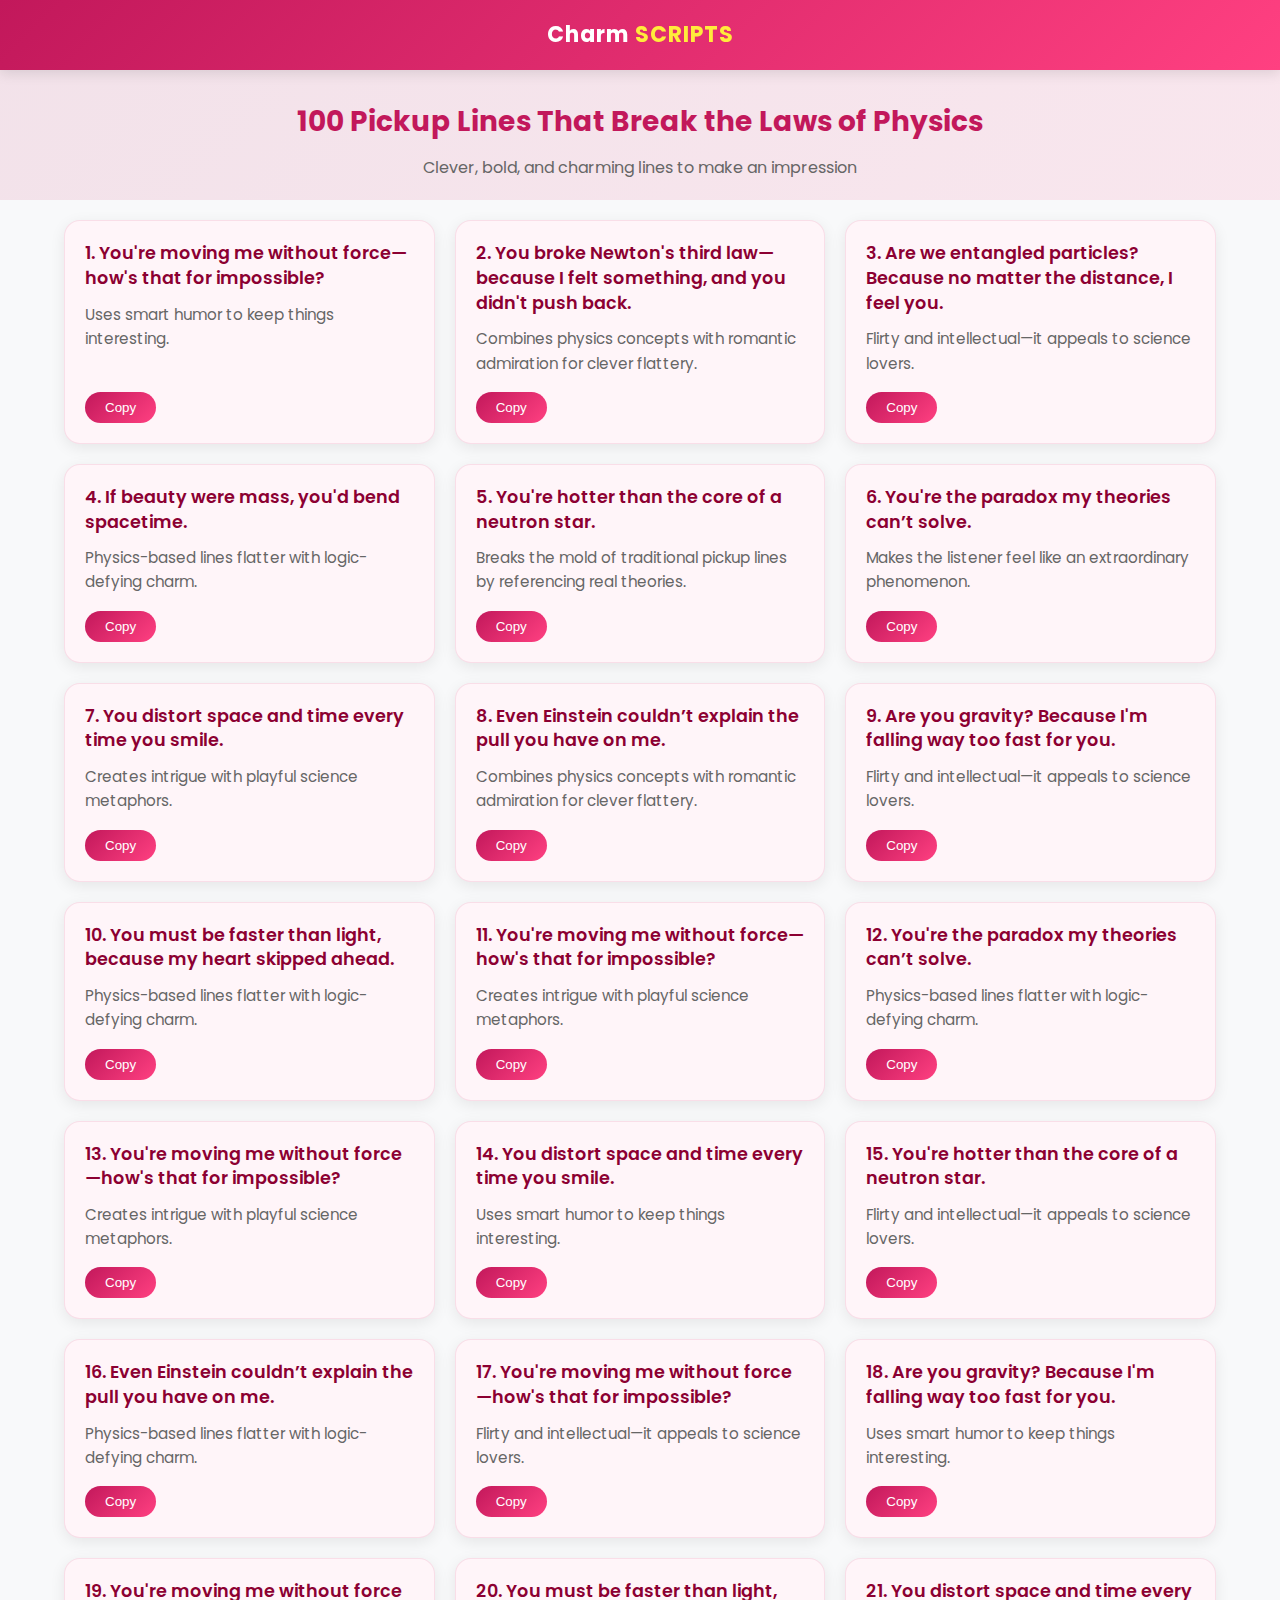
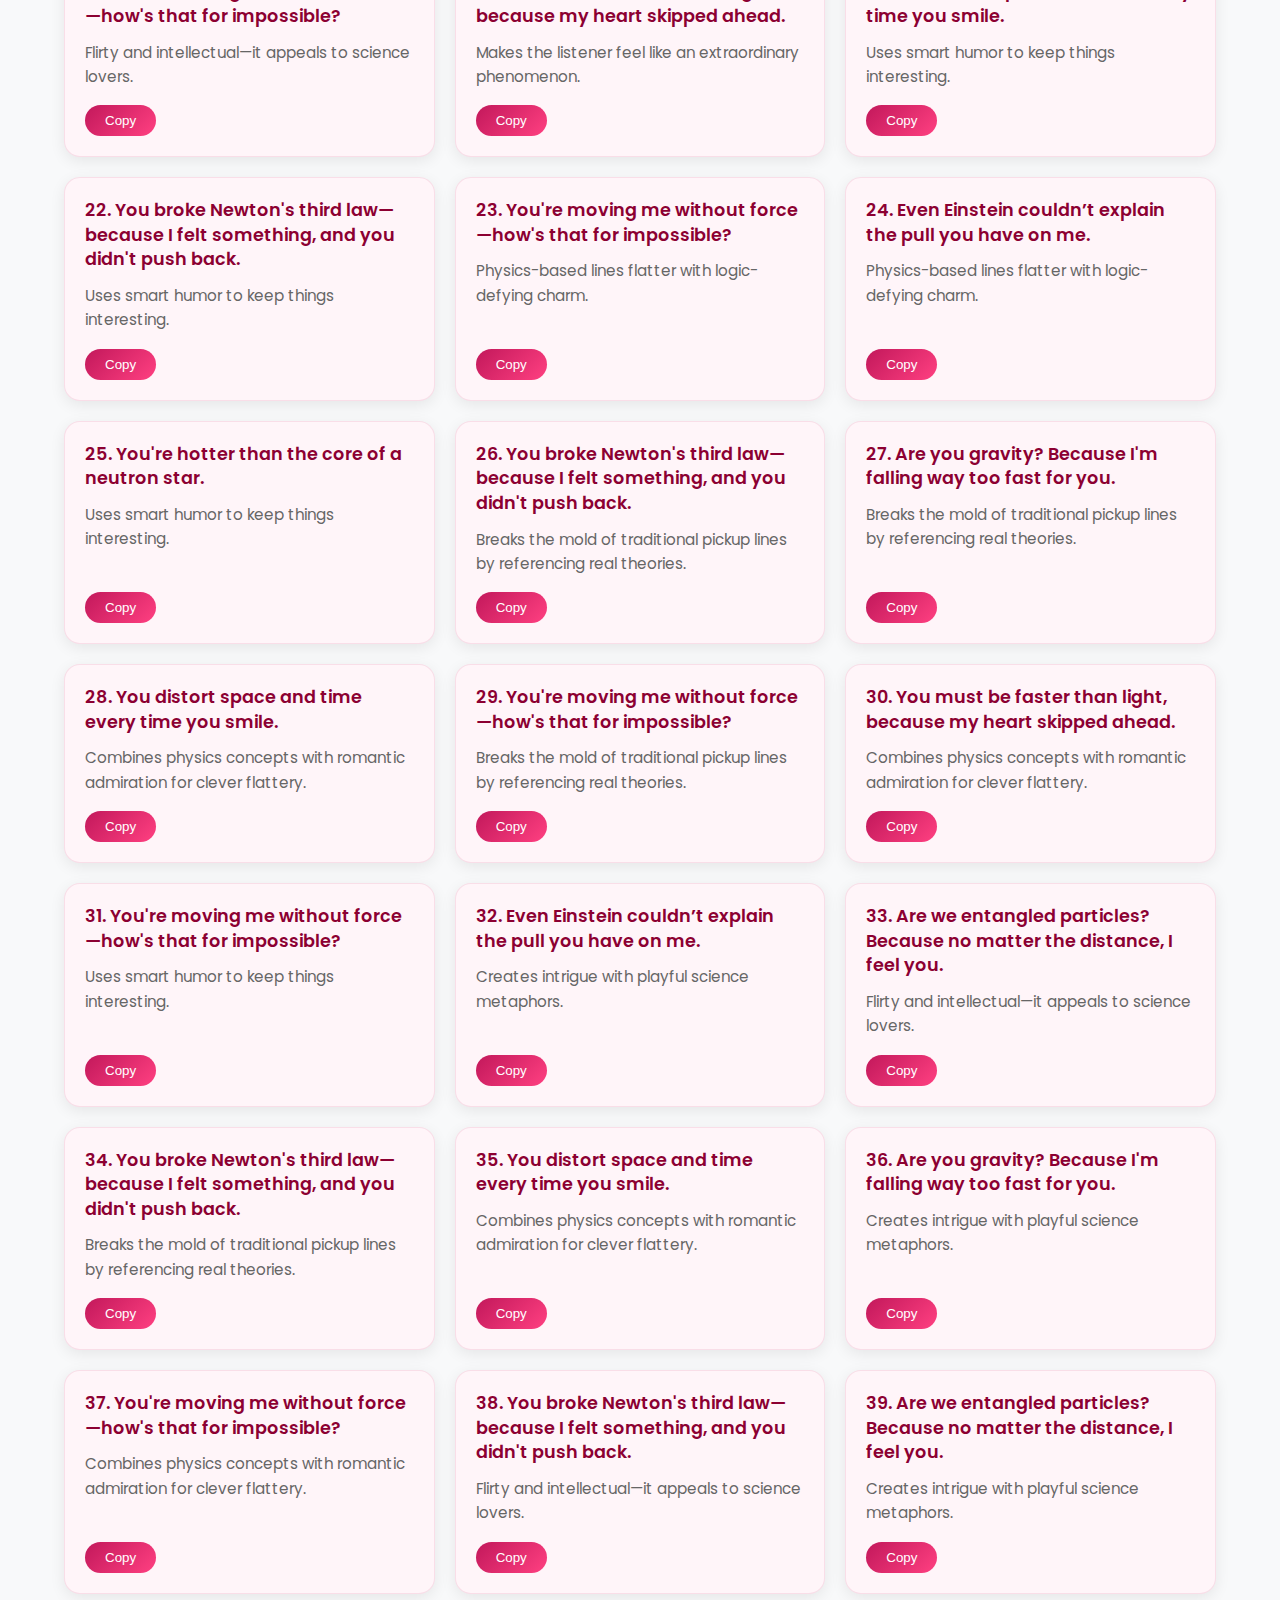
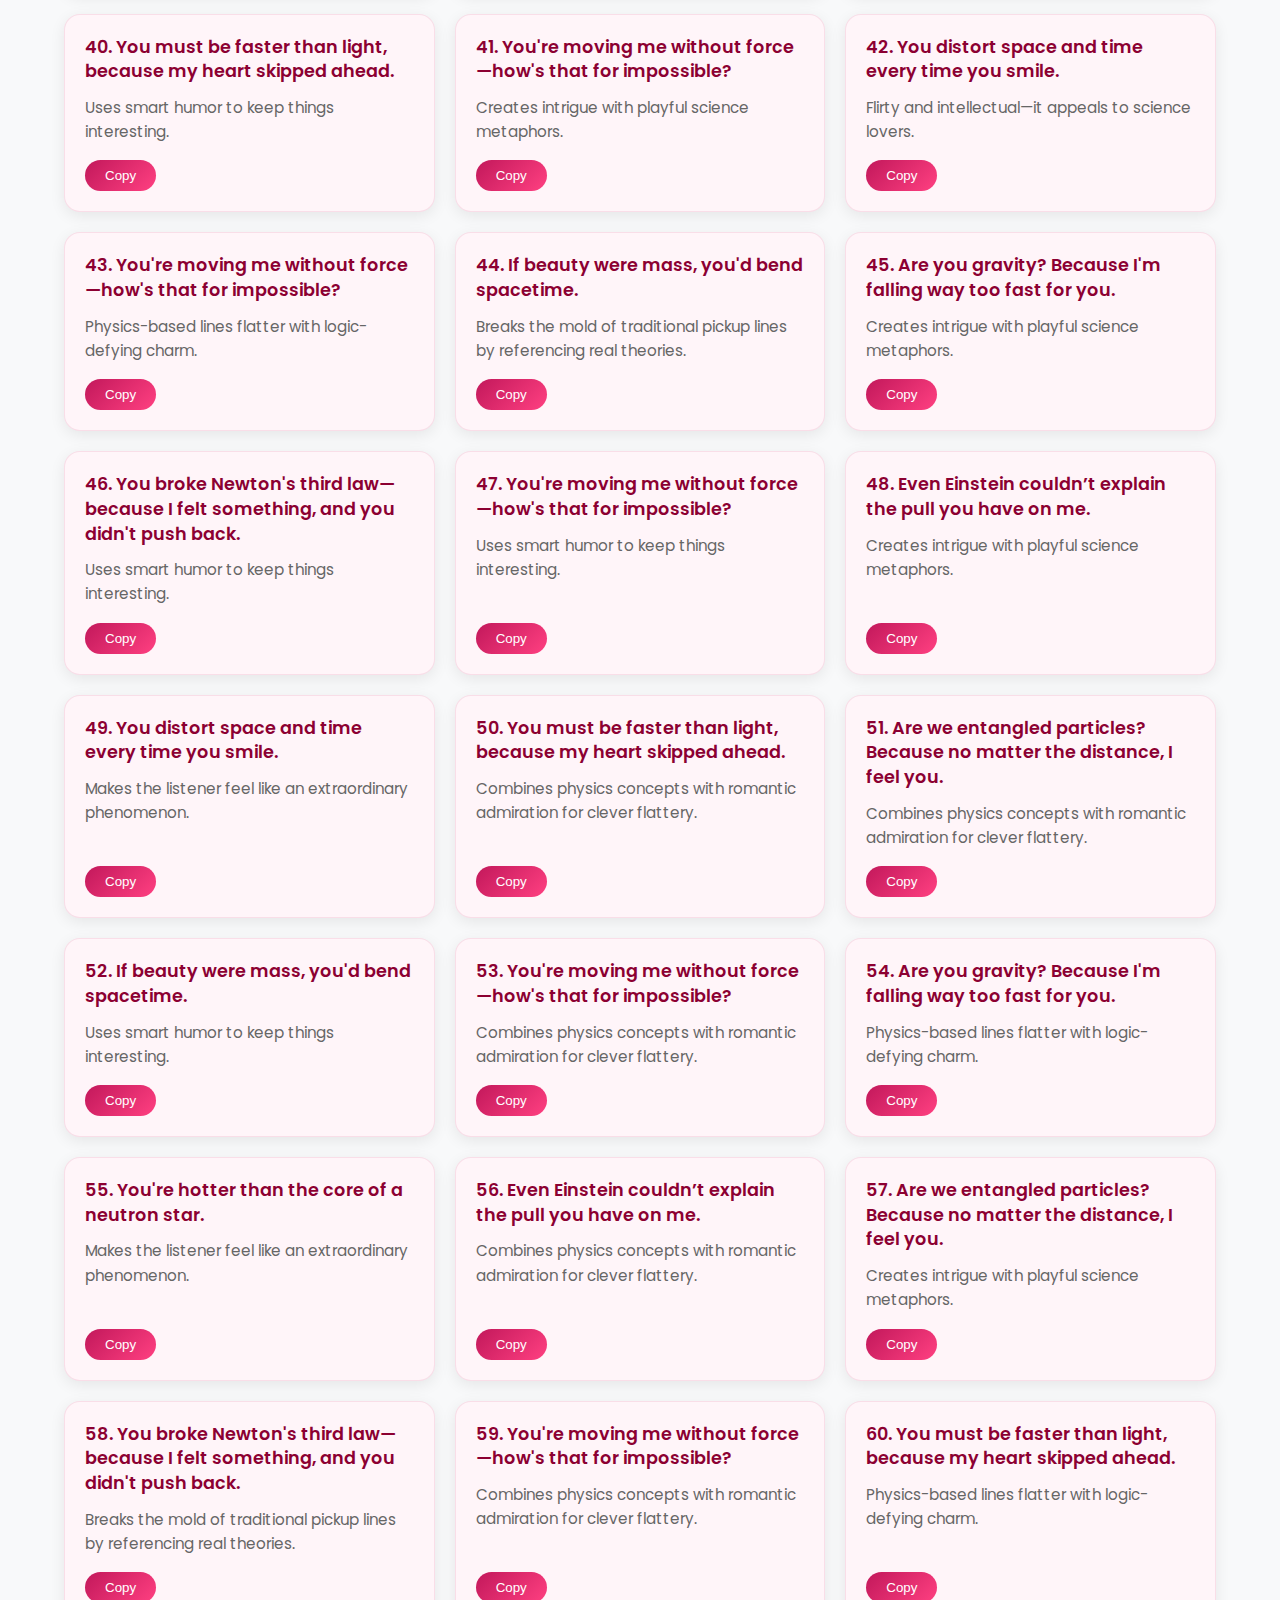
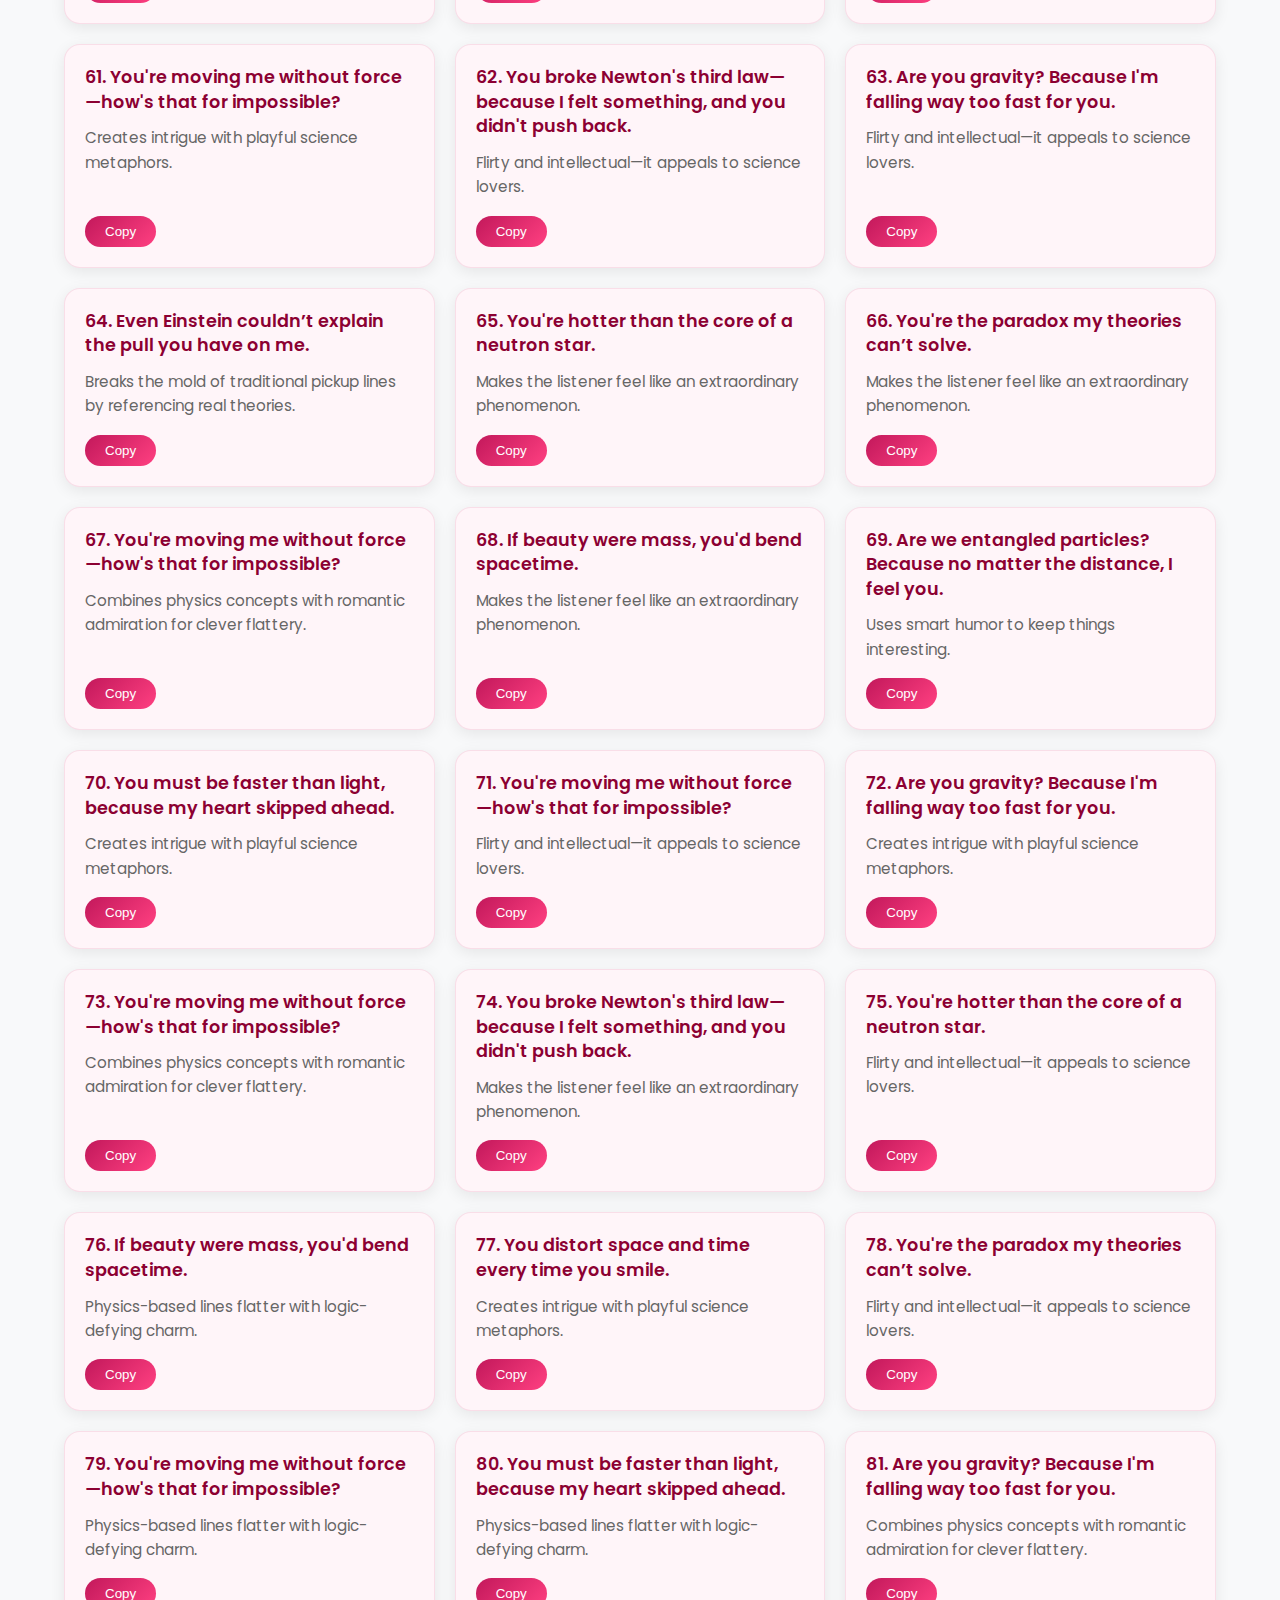
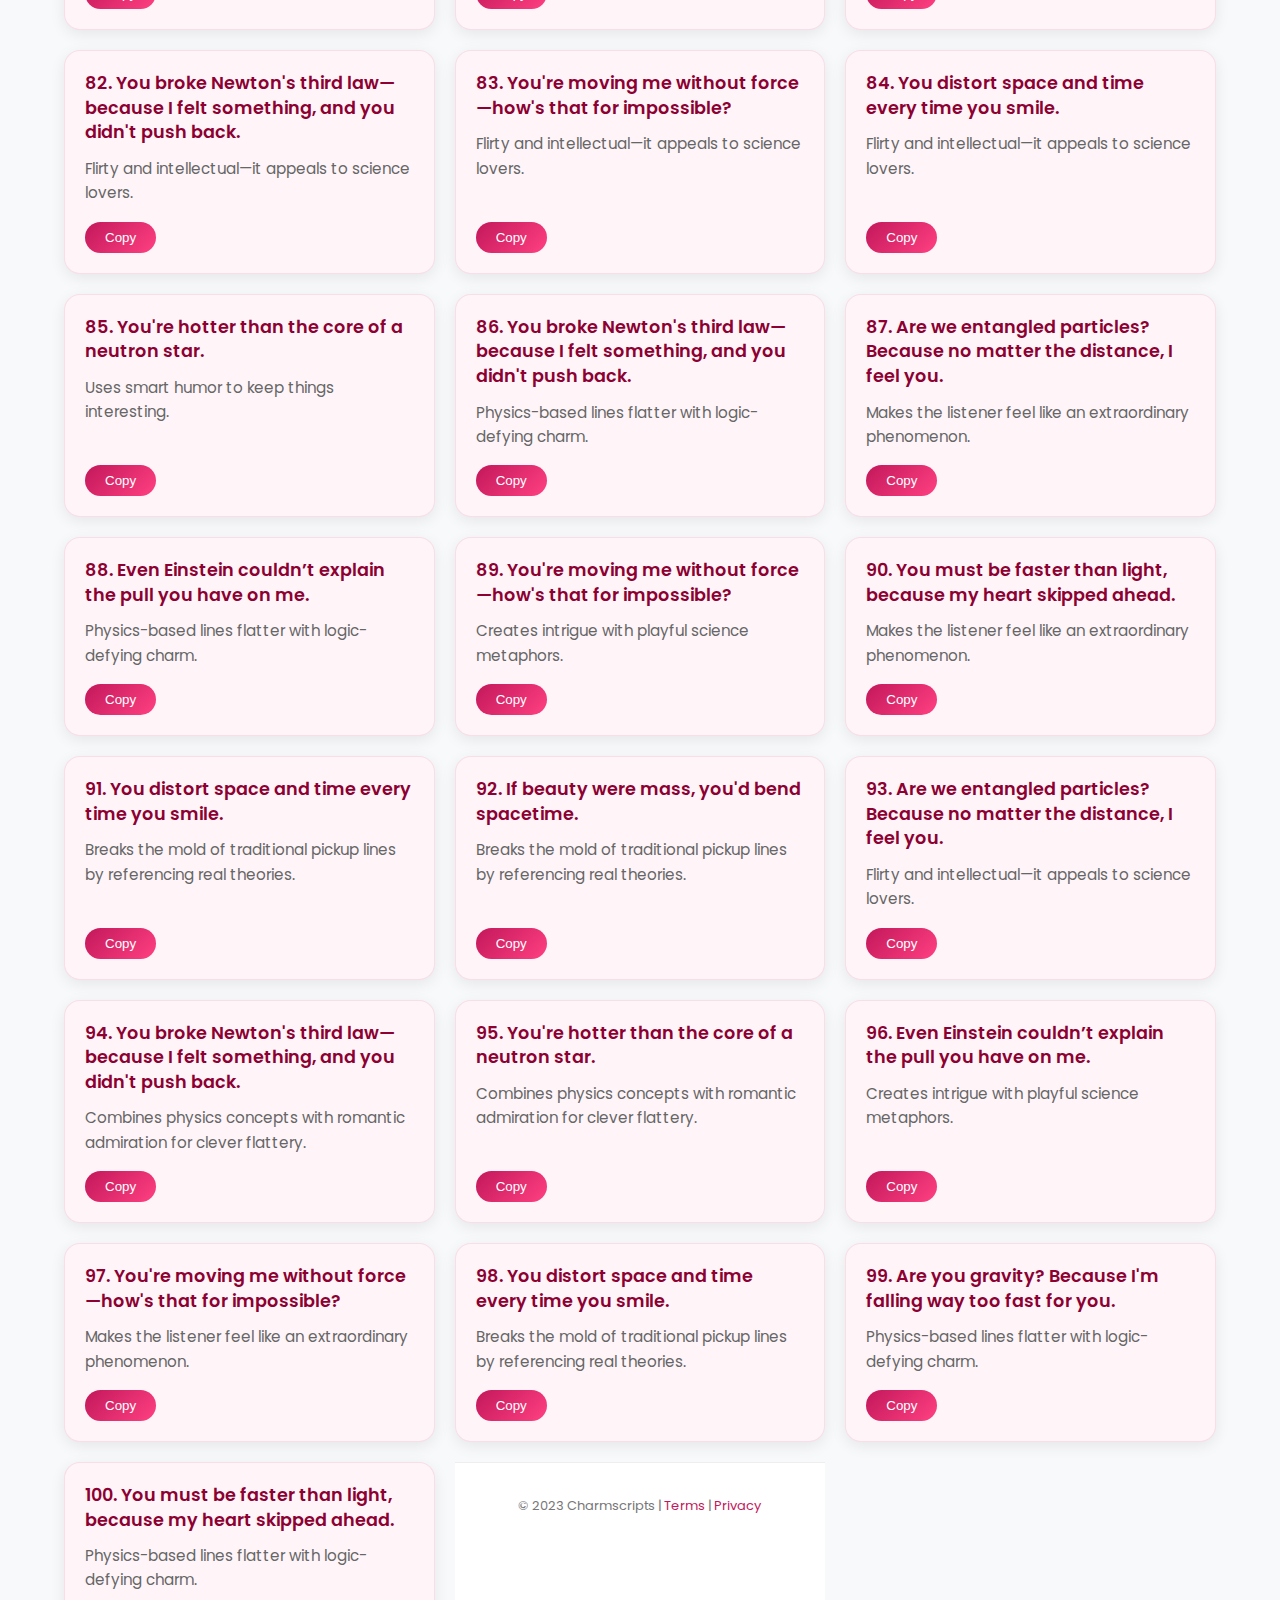
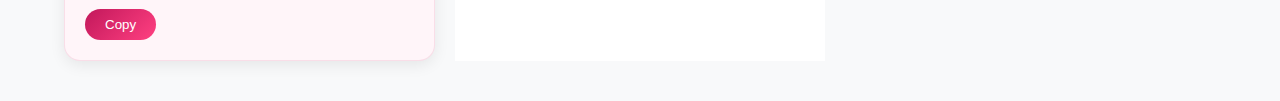
<file: file3.html>
<!DOCTYPE html>
<html lang="en">
<head>
  <meta charset="UTF-8" />
  <meta name="viewport" content="width=device-width, initial-scale=1.0"/>
  <title>100 Pickup Lines That Break the Laws of Physics</title>
  <link rel="preconnect" href="https://fonts.googleapis.com">
  <link href="https://fonts.googleapis.com/css2?family=Poppins:wght@400;500;600;700&display=swap" rel="stylesheet">
  <link rel="stylesheet" href="https://cdnjs.cloudflare.com/ajax/libs/font-awesome/6.4.0/css/all.min.css">
  <style>
    :root {
      --primary: #c2185b;
      --primary-dark: #8c0032;
      --secondary: #ff4081;
      --text: #333;
      --light-gray: #f8f9fa;
      --white: #fff;
      --card-bg: #fff5f9;
    }
    * {
      box-sizing: border-box;
    }
    body {
      margin: 0;
      font-family: 'Poppins', sans-serif;
      background: var(--light-gray);
      color: var(--text);
      line-height: 1.6;
    }
    .site-header {
      text-align: center;
      background: linear-gradient(135deg, var(--primary), var(--secondary));
      height: 70px;
      line-height: 70px;
      box-shadow: 0 4px 12px rgba(0,0,0,0.1);
      position: sticky;
      top: 0;
      z-index: 100;
    }
    .logo {
      font-size: 22px;
      font-weight: 700;
      color: var(--white);
      letter-spacing: 1px;
      text-decoration: none;
    }
    .logo span {
      color: #ffeb3b;
    }

    /* Page Header */
    .page-header {
      text-align: center;
      padding: 30px 5% 20px;
      background: linear-gradient(135deg, rgba(194,24,91,0.1), rgba(255,64,129,0.1));
      margin-bottom: 20px;
    }
    .page-header h1 {
      color: var(--primary);
      margin: 0;
      font-size: 28px;
    }
    .page-header p {
      color: #666;
      max-width: 600px;
      margin: 10px auto 0;
    }

    /* Grid Layout */
    .grid {
      display: grid;
      grid-template-columns: repeat(auto-fit, minmax(300px, 1fr));
      gap: 20px;
      padding: 0 5% 40px;
    }

    /* Cards */
    .card {
      background: var(--card-bg);
      border-radius: 16px;
      padding: 20px;
      box-shadow: 0 4px 15px rgba(0,0,0,0.08);
      display: flex;
      flex-direction: column;
      transition: all 0.3s ease;
      border: 1px solid rgba(194,24,91,0.1);
    }
    .card:hover {
      transform: translateY(-5px);
      box-shadow: 0 8px 25px rgba(0,0,0,0.12);
    }
    .pickup-line {
      font-weight: 600;
      font-size: 1.1em;
      margin-bottom: 12px;
      color: var(--primary-dark);
      line-height: 1.4;
    }
    .why {
      font-size: 0.95em;
      color: #666;
      margin-bottom: 16px;
      flex-grow: 1;
    }
    .copy-button {
      align-self: flex-start;
      background: linear-gradient(135deg, var(--primary), var(--secondary));
      color: white;
      border: none;
      padding: 8px 20px;
      border-radius: 30px;
      font-weight: 500;
      cursor: pointer;
      transition: all 0.3s;
      display: flex;
      align-items: center;
      gap: 8px;
    }
    .copy-button:hover {
      background: linear-gradient(135deg, var(--primary-dark), var(--primary));
      box-shadow: 0 4px 12px rgba(194,24,91,0.3);
    }
    .copy-button i {
      font-size: 14px;
    }

    /* Floating Action Button */
    .fab {
      position: fixed;
      bottom: 30px;
      right: 30px;
      background: linear-gradient(135deg, var(--primary), var(--secondary));
      color: white;
      width: 60px;
      height: 60px;
      border-radius: 50%;
      display: flex;
      align-items: center;
      justify-content: center;
      box-shadow: 0 4px 20px rgba(194,24,91,0.3);
      cursor: pointer;
      z-index: 50;
      transition: all 0.3s;
    }
    .fab:hover {
      transform: scale(1.1);
    }

    /* Footer */
    footer {
      text-align: center;
      padding: 20px;
      background: var(--white);
      font-size: 13px;
      color: #777;
      border-top: 1px solid #eee;
    }
    footer a {
      color: var(--primary);
      text-decoration: none;
    }

    /* Responsive Adjustments */
    @media (max-width: 768px) {
      .grid {
        grid-template-columns: 1fr;
        padding: 0 15px 30px;
      }
      .page-header h1 {
        font-size: 24px;
      }
      .fab {
        bottom: 20px;
        right: 20px;
        width: 50px;
        height: 50px;
      }
    }

    /* Animation for copy feedback */
    @keyframes fadeIn {
      from { opacity: 0; }
      to { opacity: 1; }
    }
    .copy-feedback {
      position: fixed;
      bottom: 100px;
      right: 30px;
      background: var(--primary);
      color: white;
      padding: 12px 20px;
      border-radius: 8px;
      box-shadow: 0 4px 12px rgba(0,0,0,0.15);
      z-index: 100;
      animation: fadeIn 0.3s;
      display: none;
    }
  </style>
</head>
<body>

  <header class="site-header">
    <a href="#" class="logo">Charm <span>SCRIPTS</span></a>
  </header>

  <div class="page-header">
    <h1>100 Pickup Lines That Break the Laws of Physics</h1>
    <p>Clever, bold, and charming lines to make an impression</p>
  </div>

  <div class="grid">

	<div class="card"><div class="pickup-line">1. You're moving me without force—how's that for impossible?</div><div class="why">Uses smart humor to keep things interesting.</div><button class="copy-button" onclick="copyText(this)">Copy</button></div><div class="card"><div class="pickup-line">2. You broke Newton's third law—because I felt something, and you didn't push back.</div><div class="why">Combines physics concepts with romantic admiration for clever flattery.</div><button class="copy-button" onclick="copyText(this)">Copy</button></div><div class="card"><div class="pickup-line">3. Are we entangled particles? Because no matter the distance, I feel you.</div><div class="why">Flirty and intellectual—it appeals to science lovers.</div><button class="copy-button" onclick="copyText(this)">Copy</button></div><div class="card"><div class="pickup-line">4. If beauty were mass, you'd bend spacetime.</div><div class="why">Physics-based lines flatter with logic-defying charm.</div><button class="copy-button" onclick="copyText(this)">Copy</button></div><div class="card"><div class="pickup-line">5. You're hotter than the core of a neutron star.</div><div class="why">Breaks the mold of traditional pickup lines by referencing real theories.</div><button class="copy-button" onclick="copyText(this)">Copy</button></div><div class="card"><div class="pickup-line">6. You're the paradox my theories can’t solve.</div><div class="why">Makes the listener feel like an extraordinary phenomenon.</div><button class="copy-button" onclick="copyText(this)">Copy</button></div><div class="card"><div class="pickup-line">7. You distort space and time every time you smile.</div><div class="why">Creates intrigue with playful science metaphors.</div><button class="copy-button" onclick="copyText(this)">Copy</button></div><div class="card"><div class="pickup-line">8. Even Einstein couldn’t explain the pull you have on me.</div><div class="why">Combines physics concepts with romantic admiration for clever flattery.</div><button class="copy-button" onclick="copyText(this)">Copy</button></div><div class="card"><div class="pickup-line">9. Are you gravity? Because I'm falling way too fast for you.</div><div class="why">Flirty and intellectual—it appeals to science lovers.</div><button class="copy-button" onclick="copyText(this)">Copy</button></div><div class="card"><div class="pickup-line">10. You must be faster than light, because my heart skipped ahead.</div><div class="why">Physics-based lines flatter with logic-defying charm.</div><button class="copy-button" onclick="copyText(this)">Copy</button></div><div class="card"><div class="pickup-line">11. You're moving me without force—how's that for impossible?</div><div class="why">Creates intrigue with playful science metaphors.</div><button class="copy-button" onclick="copyText(this)">Copy</button></div><div class="card"><div class="pickup-line">12. You're the paradox my theories can’t solve.</div><div class="why">Physics-based lines flatter with logic-defying charm.</div><button class="copy-button" onclick="copyText(this)">Copy</button></div><div class="card"><div class="pickup-line">13. You're moving me without force—how's that for impossible?</div><div class="why">Creates intrigue with playful science metaphors.</div><button class="copy-button" onclick="copyText(this)">Copy</button></div><div class="card"><div class="pickup-line">14. You distort space and time every time you smile.</div><div class="why">Uses smart humor to keep things interesting.</div><button class="copy-button" onclick="copyText(this)">Copy</button></div><div class="card"><div class="pickup-line">15. You're hotter than the core of a neutron star.</div><div class="why">Flirty and intellectual—it appeals to science lovers.</div><button class="copy-button" onclick="copyText(this)">Copy</button></div><div class="card"><div class="pickup-line">16. Even Einstein couldn’t explain the pull you have on me.</div><div class="why">Physics-based lines flatter with logic-defying charm.</div><button class="copy-button" onclick="copyText(this)">Copy</button></div><div class="card"><div class="pickup-line">17. You're moving me without force—how's that for impossible?</div><div class="why">Flirty and intellectual—it appeals to science lovers.</div><button class="copy-button" onclick="copyText(this)">Copy</button></div><div class="card"><div class="pickup-line">18. Are you gravity? Because I'm falling way too fast for you.</div><div class="why">Uses smart humor to keep things interesting.</div><button class="copy-button" onclick="copyText(this)">Copy</button></div><div class="card"><div class="pickup-line">19. You're moving me without force—how's that for impossible?</div><div class="why">Flirty and intellectual—it appeals to science lovers.</div><button class="copy-button" onclick="copyText(this)">Copy</button></div><div class="card"><div class="pickup-line">20. You must be faster than light, because my heart skipped ahead.</div><div class="why">Makes the listener feel like an extraordinary phenomenon.</div><button class="copy-button" onclick="copyText(this)">Copy</button></div><div class="card"><div class="pickup-line">21. You distort space and time every time you smile.</div><div class="why">Uses smart humor to keep things interesting.</div><button class="copy-button" onclick="copyText(this)">Copy</button></div><div class="card"><div class="pickup-line">22. You broke Newton's third law—because I felt something, and you didn't push back.</div><div class="why">Uses smart humor to keep things interesting.</div><button class="copy-button" onclick="copyText(this)">Copy</button></div><div class="card"><div class="pickup-line">23. You're moving me without force—how's that for impossible?</div><div class="why">Physics-based lines flatter with logic-defying charm.</div><button class="copy-button" onclick="copyText(this)">Copy</button></div><div class="card"><div class="pickup-line">24. Even Einstein couldn’t explain the pull you have on me.</div><div class="why">Physics-based lines flatter with logic-defying charm.</div><button class="copy-button" onclick="copyText(this)">Copy</button></div><div class="card"><div class="pickup-line">25. You're hotter than the core of a neutron star.</div><div class="why">Uses smart humor to keep things interesting.</div><button class="copy-button" onclick="copyText(this)">Copy</button></div><div class="card"><div class="pickup-line">26. You broke Newton's third law—because I felt something, and you didn't push back.</div><div class="why">Breaks the mold of traditional pickup lines by referencing real theories.</div><button class="copy-button" onclick="copyText(this)">Copy</button></div><div class="card"><div class="pickup-line">27. Are you gravity? Because I'm falling way too fast for you.</div><div class="why">Breaks the mold of traditional pickup lines by referencing real theories.</div><button class="copy-button" onclick="copyText(this)">Copy</button></div><div class="card"><div class="pickup-line">28. You distort space and time every time you smile.</div><div class="why">Combines physics concepts with romantic admiration for clever flattery.</div><button class="copy-button" onclick="copyText(this)">Copy</button></div><div class="card"><div class="pickup-line">29. You're moving me without force—how's that for impossible?</div><div class="why">Breaks the mold of traditional pickup lines by referencing real theories.</div><button class="copy-button" onclick="copyText(this)">Copy</button></div><div class="card"><div class="pickup-line">30. You must be faster than light, because my heart skipped ahead.</div><div class="why">Combines physics concepts with romantic admiration for clever flattery.</div><button class="copy-button" onclick="copyText(this)">Copy</button></div><div class="card"><div class="pickup-line">31. You're moving me without force—how's that for impossible?</div><div class="why">Uses smart humor to keep things interesting.</div><button class="copy-button" onclick="copyText(this)">Copy</button></div><div class="card"><div class="pickup-line">32. Even Einstein couldn’t explain the pull you have on me.</div><div class="why">Creates intrigue with playful science metaphors.</div><button class="copy-button" onclick="copyText(this)">Copy</button></div><div class="card"><div class="pickup-line">33. Are we entangled particles? Because no matter the distance, I feel you.</div><div class="why">Flirty and intellectual—it appeals to science lovers.</div><button class="copy-button" onclick="copyText(this)">Copy</button></div><div class="card"><div class="pickup-line">34. You broke Newton's third law—because I felt something, and you didn't push back.</div><div class="why">Breaks the mold of traditional pickup lines by referencing real theories.</div><button class="copy-button" onclick="copyText(this)">Copy</button></div><div class="card"><div class="pickup-line">35. You distort space and time every time you smile.</div><div class="why">Combines physics concepts with romantic admiration for clever flattery.</div><button class="copy-button" onclick="copyText(this)">Copy</button></div><div class="card"><div class="pickup-line">36. Are you gravity? Because I'm falling way too fast for you.</div><div class="why">Creates intrigue with playful science metaphors.</div><button class="copy-button" onclick="copyText(this)">Copy</button></div><div class="card"><div class="pickup-line">37. You're moving me without force—how's that for impossible?</div><div class="why">Combines physics concepts with romantic admiration for clever flattery.</div><button class="copy-button" onclick="copyText(this)">Copy</button></div><div class="card"><div class="pickup-line">38. You broke Newton's third law—because I felt something, and you didn't push back.</div><div class="why">Flirty and intellectual—it appeals to science lovers.</div><button class="copy-button" onclick="copyText(this)">Copy</button></div><div class="card"><div class="pickup-line">39. Are we entangled particles? Because no matter the distance, I feel you.</div><div class="why">Creates intrigue with playful science metaphors.</div><button class="copy-button" onclick="copyText(this)">Copy</button></div><div class="card"><div class="pickup-line">40. You must be faster than light, because my heart skipped ahead.</div><div class="why">Uses smart humor to keep things interesting.</div><button class="copy-button" onclick="copyText(this)">Copy</button></div><div class="card"><div class="pickup-line">41. You're moving me without force—how's that for impossible?</div><div class="why">Creates intrigue with playful science metaphors.</div><button class="copy-button" onclick="copyText(this)">Copy</button></div><div class="card"><div class="pickup-line">42. You distort space and time every time you smile.</div><div class="why">Flirty and intellectual—it appeals to science lovers.</div><button class="copy-button" onclick="copyText(this)">Copy</button></div><div class="card"><div class="pickup-line">43. You're moving me without force—how's that for impossible?</div><div class="why">Physics-based lines flatter with logic-defying charm.</div><button class="copy-button" onclick="copyText(this)">Copy</button></div><div class="card"><div class="pickup-line">44. If beauty were mass, you'd bend spacetime.</div><div class="why">Breaks the mold of traditional pickup lines by referencing real theories.</div><button class="copy-button" onclick="copyText(this)">Copy</button></div><div class="card"><div class="pickup-line">45. Are you gravity? Because I'm falling way too fast for you.</div><div class="why">Creates intrigue with playful science metaphors.</div><button class="copy-button" onclick="copyText(this)">Copy</button></div><div class="card"><div class="pickup-line">46. You broke Newton's third law—because I felt something, and you didn't push back.</div><div class="why">Uses smart humor to keep things interesting.</div><button class="copy-button" onclick="copyText(this)">Copy</button></div><div class="card"><div class="pickup-line">47. You're moving me without force—how's that for impossible?</div><div class="why">Uses smart humor to keep things interesting.</div><button class="copy-button" onclick="copyText(this)">Copy</button></div><div class="card"><div class="pickup-line">48. Even Einstein couldn’t explain the pull you have on me.</div><div class="why">Creates intrigue with playful science metaphors.</div><button class="copy-button" onclick="copyText(this)">Copy</button></div><div class="card"><div class="pickup-line">49. You distort space and time every time you smile.</div><div class="why">Makes the listener feel like an extraordinary phenomenon.</div><button class="copy-button" onclick="copyText(this)">Copy</button></div><div class="card"><div class="pickup-line">50. You must be faster than light, because my heart skipped ahead.</div><div class="why">Combines physics concepts with romantic admiration for clever flattery.</div><button class="copy-button" onclick="copyText(this)">Copy</button></div><div class="card"><div class="pickup-line">51. Are we entangled particles? Because no matter the distance, I feel you.</div><div class="why">Combines physics concepts with romantic admiration for clever flattery.</div><button class="copy-button" onclick="copyText(this)">Copy</button></div><div class="card"><div class="pickup-line">52. If beauty were mass, you'd bend spacetime.</div><div class="why">Uses smart humor to keep things interesting.</div><button class="copy-button" onclick="copyText(this)">Copy</button></div><div class="card"><div class="pickup-line">53. You're moving me without force—how's that for impossible?</div><div class="why">Combines physics concepts with romantic admiration for clever flattery.</div><button class="copy-button" onclick="copyText(this)">Copy</button></div><div class="card"><div class="pickup-line">54. Are you gravity? Because I'm falling way too fast for you.</div><div class="why">Physics-based lines flatter with logic-defying charm.</div><button class="copy-button" onclick="copyText(this)">Copy</button></div><div class="card"><div class="pickup-line">55. You're hotter than the core of a neutron star.</div><div class="why">Makes the listener feel like an extraordinary phenomenon.</div><button class="copy-button" onclick="copyText(this)">Copy</button></div><div class="card"><div class="pickup-line">56. Even Einstein couldn’t explain the pull you have on me.</div><div class="why">Combines physics concepts with romantic admiration for clever flattery.</div><button class="copy-button" onclick="copyText(this)">Copy</button></div><div class="card"><div class="pickup-line">57. Are we entangled particles? Because no matter the distance, I feel you.</div><div class="why">Creates intrigue with playful science metaphors.</div><button class="copy-button" onclick="copyText(this)">Copy</button></div><div class="card"><div class="pickup-line">58. You broke Newton's third law—because I felt something, and you didn't push back.</div><div class="why">Breaks the mold of traditional pickup lines by referencing real theories.</div><button class="copy-button" onclick="copyText(this)">Copy</button></div><div class="card"><div class="pickup-line">59. You're moving me without force—how's that for impossible?</div><div class="why">Combines physics concepts with romantic admiration for clever flattery.</div><button class="copy-button" onclick="copyText(this)">Copy</button></div><div class="card"><div class="pickup-line">60. You must be faster than light, because my heart skipped ahead.</div><div class="why">Physics-based lines flatter with logic-defying charm.</div><button class="copy-button" onclick="copyText(this)">Copy</button></div><div class="card"><div class="pickup-line">61. You're moving me without force—how's that for impossible?</div><div class="why">Creates intrigue with playful science metaphors.</div><button class="copy-button" onclick="copyText(this)">Copy</button></div><div class="card"><div class="pickup-line">62. You broke Newton's third law—because I felt something, and you didn't push back.</div><div class="why">Flirty and intellectual—it appeals to science lovers.</div><button class="copy-button" onclick="copyText(this)">Copy</button></div><div class="card"><div class="pickup-line">63. Are you gravity? Because I'm falling way too fast for you.</div><div class="why">Flirty and intellectual—it appeals to science lovers.</div><button class="copy-button" onclick="copyText(this)">Copy</button></div><div class="card"><div class="pickup-line">64. Even Einstein couldn’t explain the pull you have on me.</div><div class="why">Breaks the mold of traditional pickup lines by referencing real theories.</div><button class="copy-button" onclick="copyText(this)">Copy</button></div><div class="card"><div class="pickup-line">65. You're hotter than the core of a neutron star.</div><div class="why">Makes the listener feel like an extraordinary phenomenon.</div><button class="copy-button" onclick="copyText(this)">Copy</button></div><div class="card"><div class="pickup-line">66. You're the paradox my theories can’t solve.</div><div class="why">Makes the listener feel like an extraordinary phenomenon.</div><button class="copy-button" onclick="copyText(this)">Copy</button></div><div class="card"><div class="pickup-line">67. You're moving me without force—how's that for impossible?</div><div class="why">Combines physics concepts with romantic admiration for clever flattery.</div><button class="copy-button" onclick="copyText(this)">Copy</button></div><div class="card"><div class="pickup-line">68. If beauty were mass, you'd bend spacetime.</div><div class="why">Makes the listener feel like an extraordinary phenomenon.</div><button class="copy-button" onclick="copyText(this)">Copy</button></div><div class="card"><div class="pickup-line">69. Are we entangled particles? Because no matter the distance, I feel you.</div><div class="why">Uses smart humor to keep things interesting.</div><button class="copy-button" onclick="copyText(this)">Copy</button></div><div class="card"><div class="pickup-line">70. You must be faster than light, because my heart skipped ahead.</div><div class="why">Creates intrigue with playful science metaphors.</div><button class="copy-button" onclick="copyText(this)">Copy</button></div><div class="card"><div class="pickup-line">71. You're moving me without force—how's that for impossible?</div><div class="why">Flirty and intellectual—it appeals to science lovers.</div><button class="copy-button" onclick="copyText(this)">Copy</button></div><div class="card"><div class="pickup-line">72. Are you gravity? Because I'm falling way too fast for you.</div><div class="why">Creates intrigue with playful science metaphors.</div><button class="copy-button" onclick="copyText(this)">Copy</button></div><div class="card"><div class="pickup-line">73. You're moving me without force—how's that for impossible?</div><div class="why">Combines physics concepts with romantic admiration for clever flattery.</div><button class="copy-button" onclick="copyText(this)">Copy</button></div><div class="card"><div class="pickup-line">74. You broke Newton's third law—because I felt something, and you didn't push back.</div><div class="why">Makes the listener feel like an extraordinary phenomenon.</div><button class="copy-button" onclick="copyText(this)">Copy</button></div><div class="card"><div class="pickup-line">75. You're hotter than the core of a neutron star.</div><div class="why">Flirty and intellectual—it appeals to science lovers.</div><button class="copy-button" onclick="copyText(this)">Copy</button></div><div class="card"><div class="pickup-line">76. If beauty were mass, you'd bend spacetime.</div><div class="why">Physics-based lines flatter with logic-defying charm.</div><button class="copy-button" onclick="copyText(this)">Copy</button></div><div class="card"><div class="pickup-line">77. You distort space and time every time you smile.</div><div class="why">Creates intrigue with playful science metaphors.</div><button class="copy-button" onclick="copyText(this)">Copy</button></div><div class="card"><div class="pickup-line">78. You're the paradox my theories can’t solve.</div><div class="why">Flirty and intellectual—it appeals to science lovers.</div><button class="copy-button" onclick="copyText(this)">Copy</button></div><div class="card"><div class="pickup-line">79. You're moving me without force—how's that for impossible?</div><div class="why">Physics-based lines flatter with logic-defying charm.</div><button class="copy-button" onclick="copyText(this)">Copy</button></div><div class="card"><div class="pickup-line">80. You must be faster than light, because my heart skipped ahead.</div><div class="why">Physics-based lines flatter with logic-defying charm.</div><button class="copy-button" onclick="copyText(this)">Copy</button></div><div class="card"><div class="pickup-line">81. Are you gravity? Because I'm falling way too fast for you.</div><div class="why">Combines physics concepts with romantic admiration for clever flattery.</div><button class="copy-button" onclick="copyText(this)">Copy</button></div><div class="card"><div class="pickup-line">82. You broke Newton's third law—because I felt something, and you didn't push back.</div><div class="why">Flirty and intellectual—it appeals to science lovers.</div><button class="copy-button" onclick="copyText(this)">Copy</button></div><div class="card"><div class="pickup-line">83. You're moving me without force—how's that for impossible?</div><div class="why">Flirty and intellectual—it appeals to science lovers.</div><button class="copy-button" onclick="copyText(this)">Copy</button></div><div class="card"><div class="pickup-line">84. You distort space and time every time you smile.</div><div class="why">Flirty and intellectual—it appeals to science lovers.</div><button class="copy-button" onclick="copyText(this)">Copy</button></div><div class="card"><div class="pickup-line">85. You're hotter than the core of a neutron star.</div><div class="why">Uses smart humor to keep things interesting.</div><button class="copy-button" onclick="copyText(this)">Copy</button></div><div class="card"><div class="pickup-line">86. You broke Newton's third law—because I felt something, and you didn't push back.</div><div class="why">Physics-based lines flatter with logic-defying charm.</div><button class="copy-button" onclick="copyText(this)">Copy</button></div><div class="card"><div class="pickup-line">87. Are we entangled particles? Because no matter the distance, I feel you.</div><div class="why">Makes the listener feel like an extraordinary phenomenon.</div><button class="copy-button" onclick="copyText(this)">Copy</button></div><div class="card"><div class="pickup-line">88. Even Einstein couldn’t explain the pull you have on me.</div><div class="why">Physics-based lines flatter with logic-defying charm.</div><button class="copy-button" onclick="copyText(this)">Copy</button></div><div class="card"><div class="pickup-line">89. You're moving me without force—how's that for impossible?</div><div class="why">Creates intrigue with playful science metaphors.</div><button class="copy-button" onclick="copyText(this)">Copy</button></div><div class="card"><div class="pickup-line">90. You must be faster than light, because my heart skipped ahead.</div><div class="why">Makes the listener feel like an extraordinary phenomenon.</div><button class="copy-button" onclick="copyText(this)">Copy</button></div><div class="card"><div class="pickup-line">91. You distort space and time every time you smile.</div><div class="why">Breaks the mold of traditional pickup lines by referencing real theories.</div><button class="copy-button" onclick="copyText(this)">Copy</button></div><div class="card"><div class="pickup-line">92. If beauty were mass, you'd bend spacetime.</div><div class="why">Breaks the mold of traditional pickup lines by referencing real theories.</div><button class="copy-button" onclick="copyText(this)">Copy</button></div><div class="card"><div class="pickup-line">93. Are we entangled particles? Because no matter the distance, I feel you.</div><div class="why">Flirty and intellectual—it appeals to science lovers.</div><button class="copy-button" onclick="copyText(this)">Copy</button></div><div class="card"><div class="pickup-line">94. You broke Newton's third law—because I felt something, and you didn't push back.</div><div class="why">Combines physics concepts with romantic admiration for clever flattery.</div><button class="copy-button" onclick="copyText(this)">Copy</button></div><div class="card"><div class="pickup-line">95. You're hotter than the core of a neutron star.</div><div class="why">Combines physics concepts with romantic admiration for clever flattery.</div><button class="copy-button" onclick="copyText(this)">Copy</button></div><div class="card"><div class="pickup-line">96. Even Einstein couldn’t explain the pull you have on me.</div><div class="why">Creates intrigue with playful science metaphors.</div><button class="copy-button" onclick="copyText(this)">Copy</button></div><div class="card"><div class="pickup-line">97. You're moving me without force—how's that for impossible?</div><div class="why">Makes the listener feel like an extraordinary phenomenon.</div><button class="copy-button" onclick="copyText(this)">Copy</button></div><div class="card"><div class="pickup-line">98. You distort space and time every time you smile.</div><div class="why">Breaks the mold of traditional pickup lines by referencing real theories.</div><button class="copy-button" onclick="copyText(this)">Copy</button></div><div class="card"><div class="pickup-line">99. Are you gravity? Because I'm falling way too fast for you.</div><div class="why">Physics-based lines flatter with logic-defying charm.</div><button class="copy-button" onclick="copyText(this)">Copy</button></div><div class="card"><div class="pickup-line">100. You must be faster than light, because my heart skipped ahead.</div><div class="why">Physics-based lines flatter with logic-defying charm.</div><button class="copy-button" onclick="copyText(this)">Copy</button>
	
  </div>


  <!-- Floating Action Button -->
  <div class="fab" onclick="scrollToTop()">
    <i class="fas fa-arrow-up"></i>
  </div>

  <!-- Copy Feedback -->
  <div class="copy-feedback" id="copyFeedback">
    Line copied to clipboard!
  </div>

  <footer>
    <p>© 2023 Charmscripts | <a href="#">Terms</a> | <a href="#">Privacy</a></p>
  </footer>

  <script>
    // Enhanced copy function with visual feedback
    function copyText(button) {
      const text = button.parentElement.querySelector('.pickup-line').innerText;
      const cleanedText = text.replace(/^\d+\.\s*/, ''); // Remove leading number and dot
      
      navigator.clipboard.writeText(cleanedText).then(() => {
        // Show feedback
        const feedback = document.getElementById('copyFeedback');
        feedback.style.display = 'block';
        setTimeout(() => {
          feedback.style.display = 'none';
        }, 2000);
        
        // Button feedback
        const icon = button.querySelector('i');
        const originalIcon = icon.className;
        button.disabled = true;
        icon.className = 'fas fa-check';
        button.innerHTML = `<i class="fas fa-check"></i> Copied!`;
        
        setTimeout(() => {
          button.disabled = false;
          icon.className = originalIcon;
          button.innerHTML = `<i class="${originalIcon}"></i> Copy`;
        }, 1500);
      });
    }

    // Scroll to top function
    function scrollToTop() {
      window.scrollTo({
        top: 0,
        behavior: 'smooth'
      });
    }

    // Show/hide FAB based on scroll position
    window.addEventListener('scroll', () => {
      const fab = document.querySelector('.fab');
      if (window.scrollY > 300) {
        fab.style.display = 'flex';
      } else {
        fab.style.display = 'none';
      }
    });

    // Initialize - hide FAB initially
    document.querySelector('.fab').style.display = 'none';
  </script>
</body>
</html>
</file>
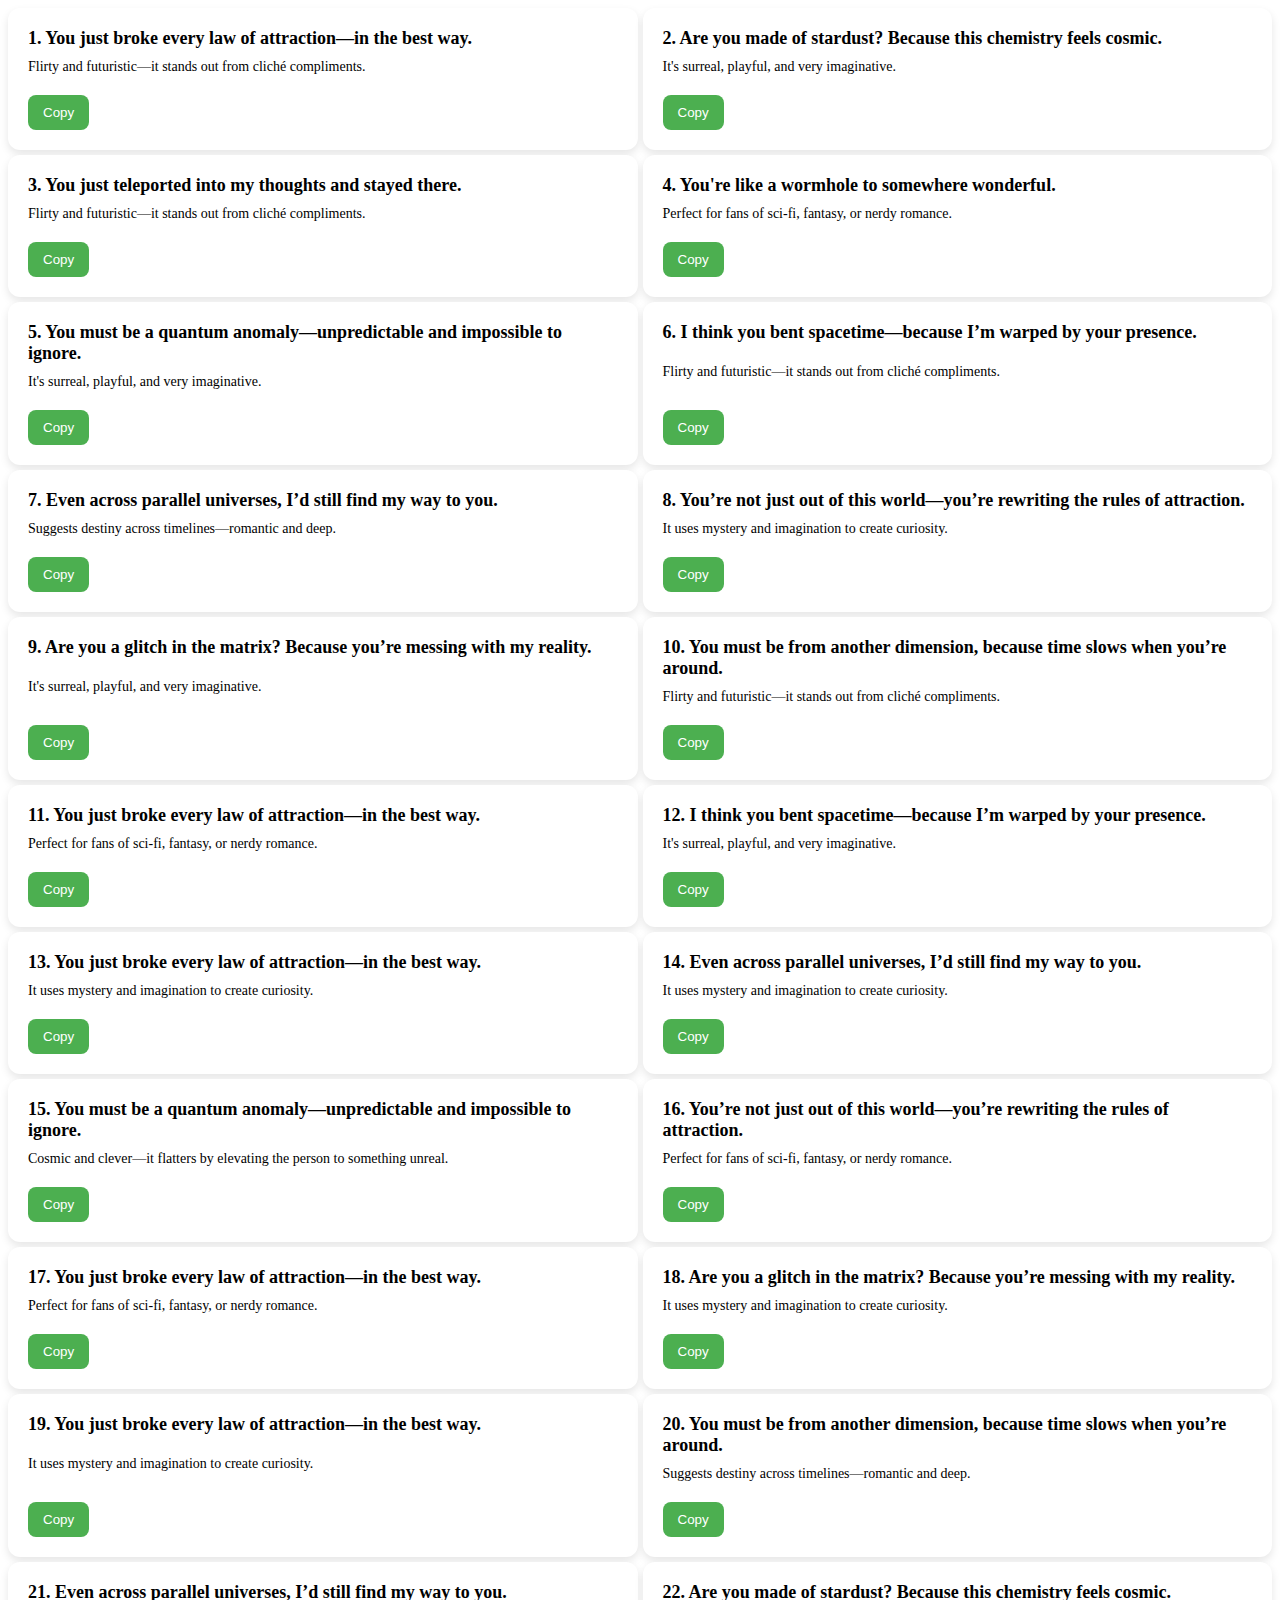
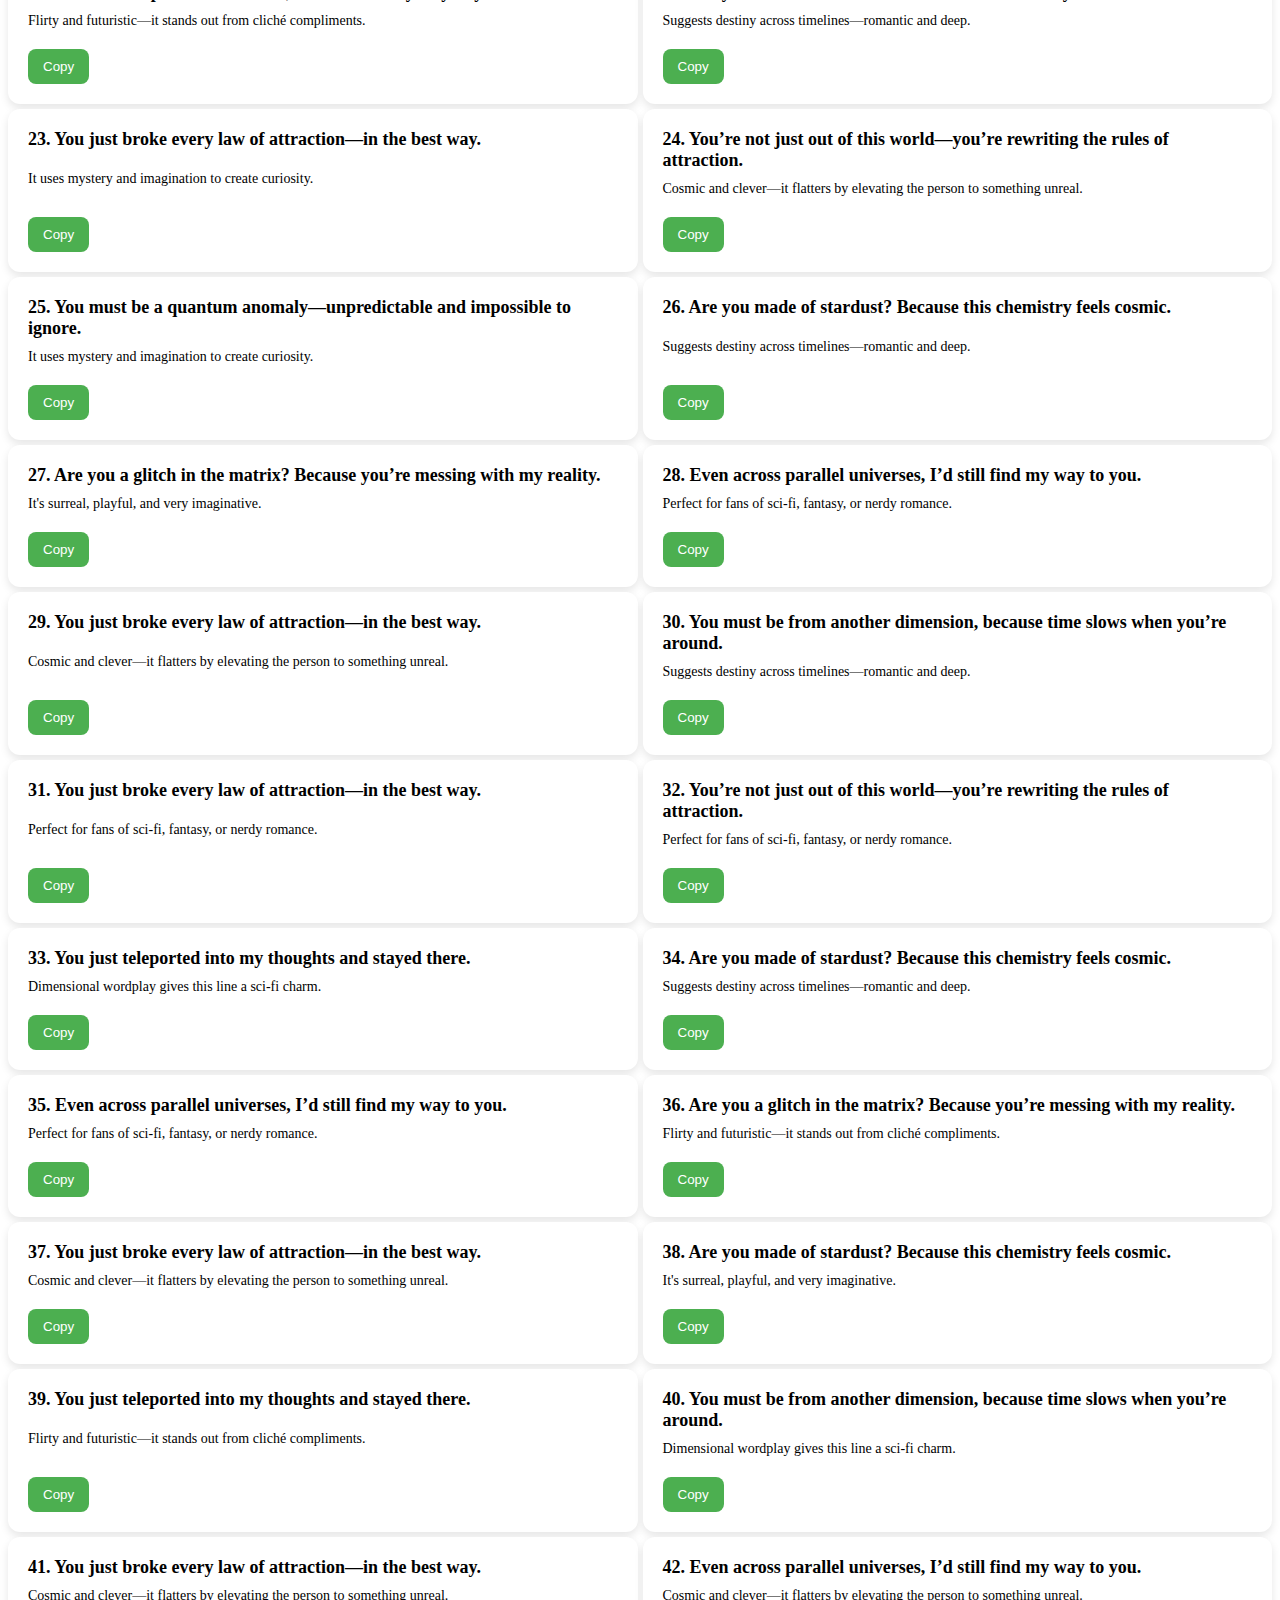
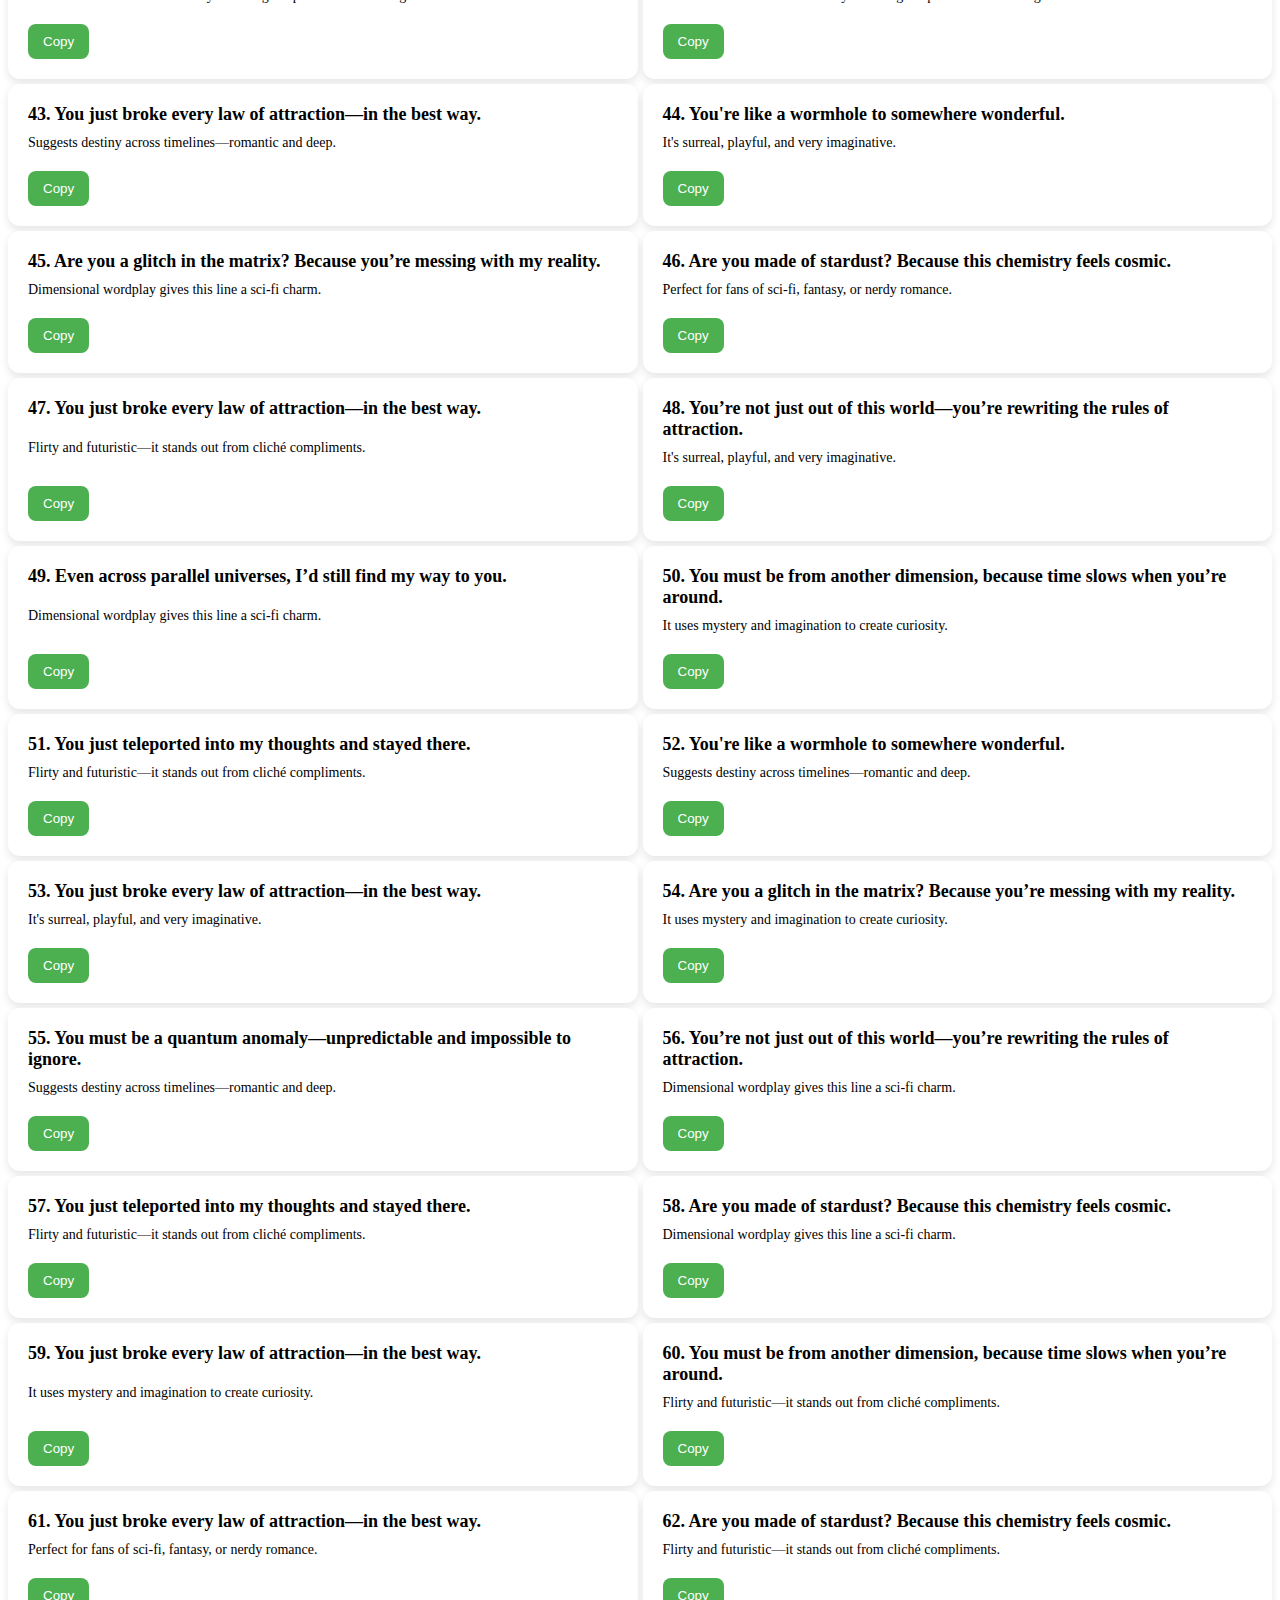
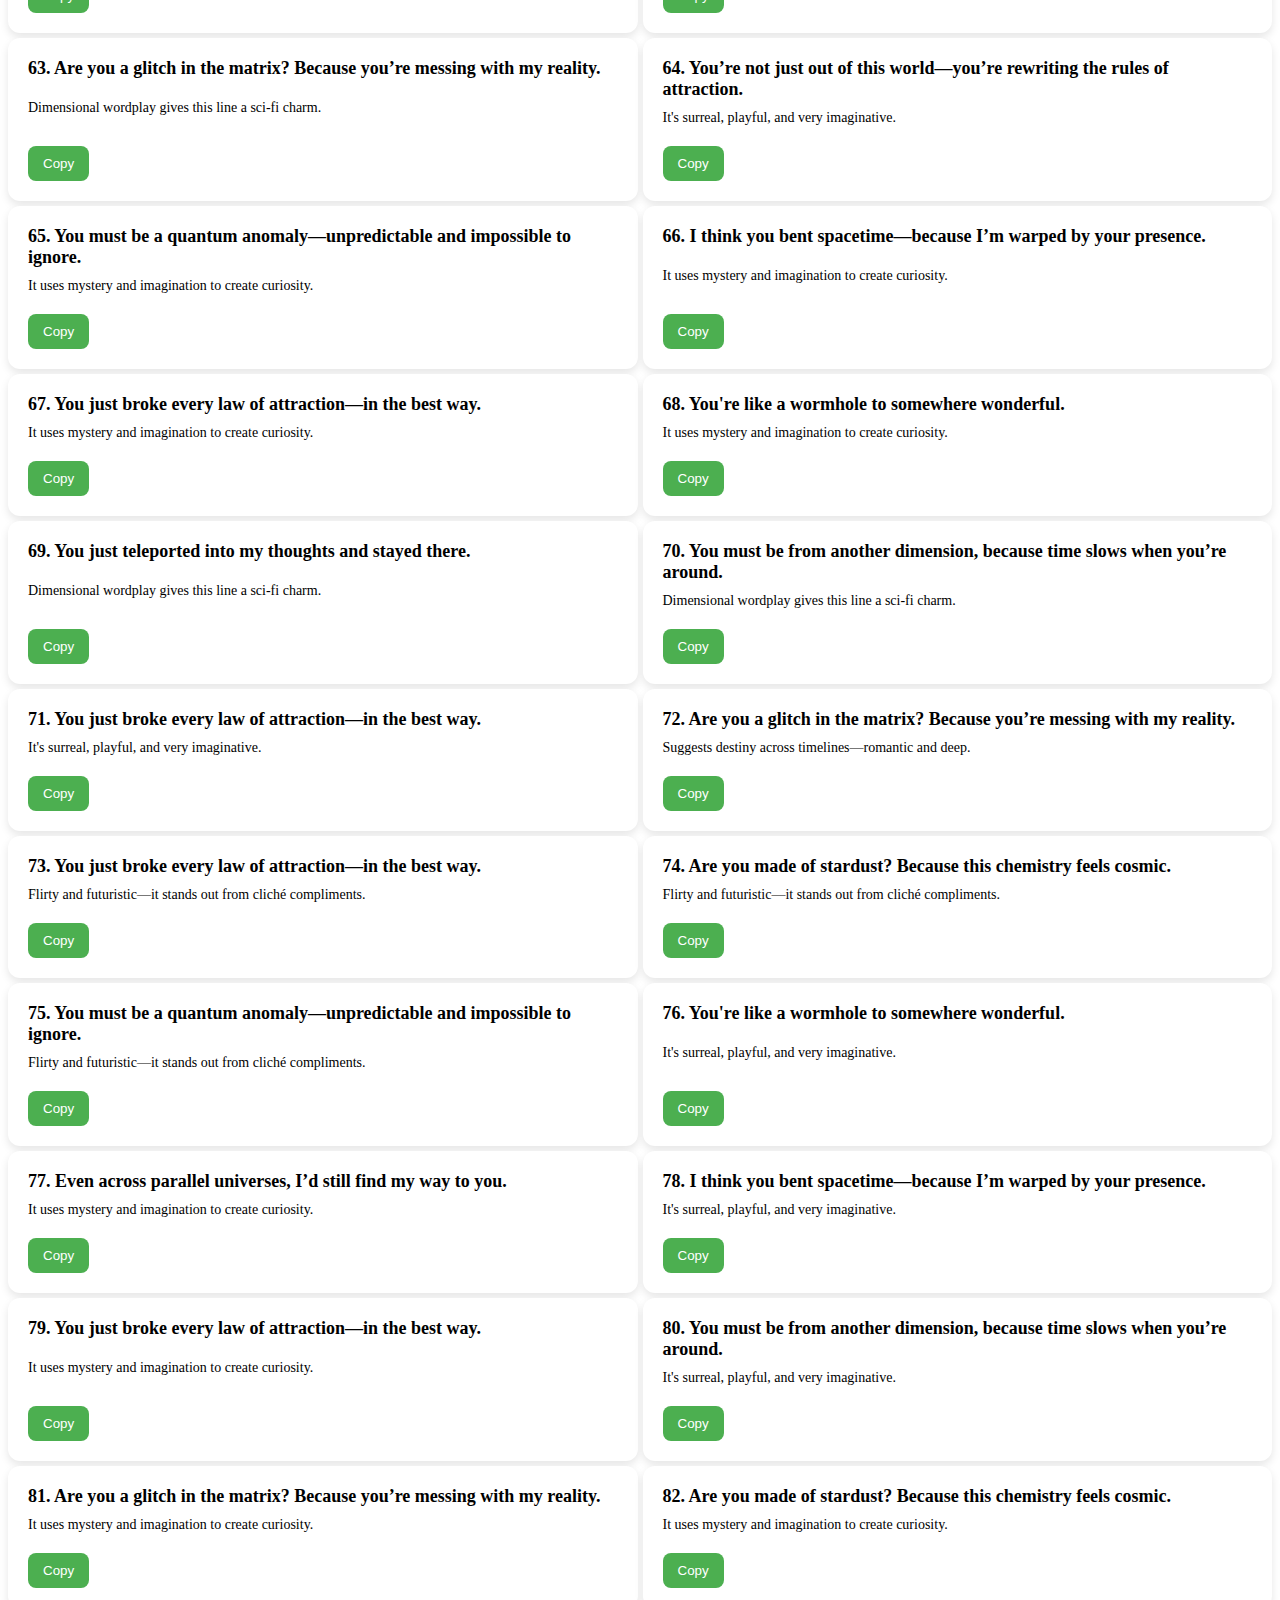
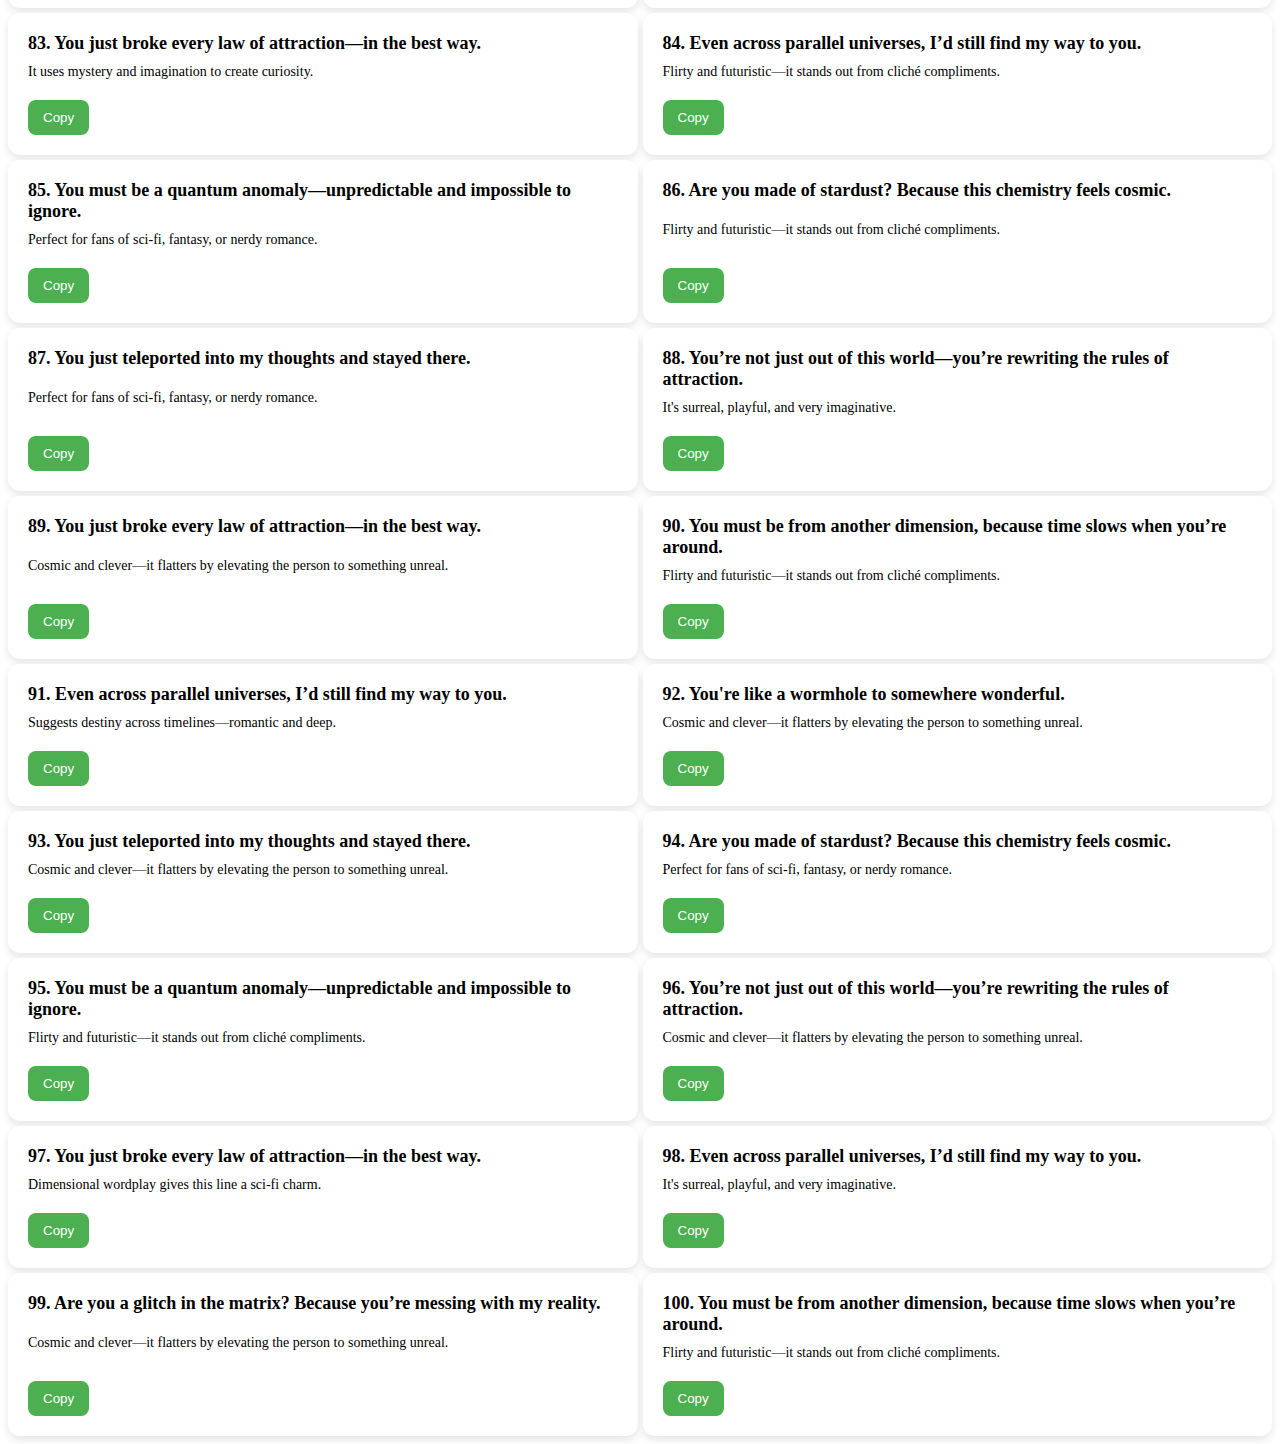
<file: file4.html>
<title>100 Pickup Lines from Another Dimension</title>
<style>
      
        .grid {
            display: grid;
            grid-template-columns: 1fr;
            gap: 5px;
        }
        @media (min-width: 768px) {
            .grid {
                grid-template-columns: 1fr 1fr;
            }
        }
        .card {
            background: #fff;
            border-radius: 12px;
            box-shadow: 0 4px 8px rgba(0, 0, 0, 0.1);
            padding: 20px;
            display: flex;
            flex-direction: column;
            justify-content: space-between;
        }
        .pickup-line {
            font-size: 18px;
            font-weight: bold;
            margin-bottom: 10px;
        }
        .why {
            font-size: 14px;
            margin-bottom: 20px;
        }
        .copy-button {
            align-self: flex-start;
            padding: 10px 15px;
            border: none;
            background: #4CAF50;
            color: white;
            border-radius: 8px;
            cursor: pointer;
            transition: background 0.3s ease;
        }
        .copy-button:hover {
            background: #45a049;
        }
    </style>

<body>

<div class="grid"><div class="card"><div class="pickup-line">1. You just broke every law of attraction—in the best way.</div><div class="why">Flirty and futuristic—it stands out from cliché compliments.</div><button class="copy-button" onclick="copyText(this)">Copy</button></div><div class="card"><div class="pickup-line">2. Are you made of stardust? Because this chemistry feels cosmic.</div><div class="why">It's surreal, playful, and very imaginative.</div><button class="copy-button" onclick="copyText(this)">Copy</button></div><div class="card"><div class="pickup-line">3. You just teleported into my thoughts and stayed there.</div><div class="why">Flirty and futuristic—it stands out from cliché compliments.</div><button class="copy-button" onclick="copyText(this)">Copy</button></div><div class="card"><div class="pickup-line">4. You're like a wormhole to somewhere wonderful.</div><div class="why">Perfect for fans of sci-fi, fantasy, or nerdy romance.</div><button class="copy-button" onclick="copyText(this)">Copy</button></div><div class="card"><div class="pickup-line">5. You must be a quantum anomaly—unpredictable and impossible to ignore.</div><div class="why">It's surreal, playful, and very imaginative.</div><button class="copy-button" onclick="copyText(this)">Copy</button></div><div class="card"><div class="pickup-line">6. I think you bent spacetime—because I’m warped by your presence.</div><div class="why">Flirty and futuristic—it stands out from cliché compliments.</div><button class="copy-button" onclick="copyText(this)">Copy</button></div><div class="card"><div class="pickup-line">7. Even across parallel universes, I’d still find my way to you.</div><div class="why">Suggests destiny across timelines—romantic and deep.</div><button class="copy-button" onclick="copyText(this)">Copy</button></div><div class="card"><div class="pickup-line">8. You’re not just out of this world—you’re rewriting the rules of attraction.</div><div class="why">It uses mystery and imagination to create curiosity.</div><button class="copy-button" onclick="copyText(this)">Copy</button></div><div class="card"><div class="pickup-line">9. Are you a glitch in the matrix? Because you’re messing with my reality.</div><div class="why">It's surreal, playful, and very imaginative.</div><button class="copy-button" onclick="copyText(this)">Copy</button></div><div class="card"><div class="pickup-line">10. You must be from another dimension, because time slows when you’re around.</div><div class="why">Flirty and futuristic—it stands out from cliché compliments.</div><button class="copy-button" onclick="copyText(this)">Copy</button></div><div class="card"><div class="pickup-line">11. You just broke every law of attraction—in the best way.</div><div class="why">Perfect for fans of sci-fi, fantasy, or nerdy romance.</div><button class="copy-button" onclick="copyText(this)">Copy</button></div><div class="card"><div class="pickup-line">12. I think you bent spacetime—because I’m warped by your presence.</div><div class="why">It's surreal, playful, and very imaginative.</div><button class="copy-button" onclick="copyText(this)">Copy</button></div><div class="card"><div class="pickup-line">13. You just broke every law of attraction—in the best way.</div><div class="why">It uses mystery and imagination to create curiosity.</div><button class="copy-button" onclick="copyText(this)">Copy</button></div><div class="card"><div class="pickup-line">14. Even across parallel universes, I’d still find my way to you.</div><div class="why">It uses mystery and imagination to create curiosity.</div><button class="copy-button" onclick="copyText(this)">Copy</button></div><div class="card"><div class="pickup-line">15. You must be a quantum anomaly—unpredictable and impossible to ignore.</div><div class="why">Cosmic and clever—it flatters by elevating the person to something unreal.</div><button class="copy-button" onclick="copyText(this)">Copy</button></div><div class="card"><div class="pickup-line">16. You’re not just out of this world—you’re rewriting the rules of attraction.</div><div class="why">Perfect for fans of sci-fi, fantasy, or nerdy romance.</div><button class="copy-button" onclick="copyText(this)">Copy</button></div><div class="card"><div class="pickup-line">17. You just broke every law of attraction—in the best way.</div><div class="why">Perfect for fans of sci-fi, fantasy, or nerdy romance.</div><button class="copy-button" onclick="copyText(this)">Copy</button></div><div class="card"><div class="pickup-line">18. Are you a glitch in the matrix? Because you’re messing with my reality.</div><div class="why">It uses mystery and imagination to create curiosity.</div><button class="copy-button" onclick="copyText(this)">Copy</button></div><div class="card"><div class="pickup-line">19. You just broke every law of attraction—in the best way.</div><div class="why">It uses mystery and imagination to create curiosity.</div><button class="copy-button" onclick="copyText(this)">Copy</button></div><div class="card"><div class="pickup-line">20. You must be from another dimension, because time slows when you’re around.</div><div class="why">Suggests destiny across timelines—romantic and deep.</div><button class="copy-button" onclick="copyText(this)">Copy</button></div><div class="card"><div class="pickup-line">21. Even across parallel universes, I’d still find my way to you.</div><div class="why">Flirty and futuristic—it stands out from cliché compliments.</div><button class="copy-button" onclick="copyText(this)">Copy</button></div><div class="card"><div class="pickup-line">22. Are you made of stardust? Because this chemistry feels cosmic.</div><div class="why">Suggests destiny across timelines—romantic and deep.</div><button class="copy-button" onclick="copyText(this)">Copy</button></div><div class="card"><div class="pickup-line">23. You just broke every law of attraction—in the best way.</div><div class="why">It uses mystery and imagination to create curiosity.</div><button class="copy-button" onclick="copyText(this)">Copy</button></div><div class="card"><div class="pickup-line">24. You’re not just out of this world—you’re rewriting the rules of attraction.</div><div class="why">Cosmic and clever—it flatters by elevating the person to something unreal.</div><button class="copy-button" onclick="copyText(this)">Copy</button></div><div class="card"><div class="pickup-line">25. You must be a quantum anomaly—unpredictable and impossible to ignore.</div><div class="why">It uses mystery and imagination to create curiosity.</div><button class="copy-button" onclick="copyText(this)">Copy</button></div><div class="card"><div class="pickup-line">26. Are you made of stardust? Because this chemistry feels cosmic.</div><div class="why">Suggests destiny across timelines—romantic and deep.</div><button class="copy-button" onclick="copyText(this)">Copy</button></div><div class="card"><div class="pickup-line">27. Are you a glitch in the matrix? Because you’re messing with my reality.</div><div class="why">It's surreal, playful, and very imaginative.</div><button class="copy-button" onclick="copyText(this)">Copy</button></div><div class="card"><div class="pickup-line">28. Even across parallel universes, I’d still find my way to you.</div><div class="why">Perfect for fans of sci-fi, fantasy, or nerdy romance.</div><button class="copy-button" onclick="copyText(this)">Copy</button></div><div class="card"><div class="pickup-line">29. You just broke every law of attraction—in the best way.</div><div class="why">Cosmic and clever—it flatters by elevating the person to something unreal.</div><button class="copy-button" onclick="copyText(this)">Copy</button></div><div class="card"><div class="pickup-line">30. You must be from another dimension, because time slows when you’re around.</div><div class="why">Suggests destiny across timelines—romantic and deep.</div><button class="copy-button" onclick="copyText(this)">Copy</button></div><div class="card"><div class="pickup-line">31. You just broke every law of attraction—in the best way.</div><div class="why">Perfect for fans of sci-fi, fantasy, or nerdy romance.</div><button class="copy-button" onclick="copyText(this)">Copy</button></div><div class="card"><div class="pickup-line">32. You’re not just out of this world—you’re rewriting the rules of attraction.</div><div class="why">Perfect for fans of sci-fi, fantasy, or nerdy romance.</div><button class="copy-button" onclick="copyText(this)">Copy</button></div><div class="card"><div class="pickup-line">33. You just teleported into my thoughts and stayed there.</div><div class="why">Dimensional wordplay gives this line a sci-fi charm.</div><button class="copy-button" onclick="copyText(this)">Copy</button></div><div class="card"><div class="pickup-line">34. Are you made of stardust? Because this chemistry feels cosmic.</div><div class="why">Suggests destiny across timelines—romantic and deep.</div><button class="copy-button" onclick="copyText(this)">Copy</button></div><div class="card"><div class="pickup-line">35. Even across parallel universes, I’d still find my way to you.</div><div class="why">Perfect for fans of sci-fi, fantasy, or nerdy romance.</div><button class="copy-button" onclick="copyText(this)">Copy</button></div><div class="card"><div class="pickup-line">36. Are you a glitch in the matrix? Because you’re messing with my reality.</div><div class="why">Flirty and futuristic—it stands out from cliché compliments.</div><button class="copy-button" onclick="copyText(this)">Copy</button></div><div class="card"><div class="pickup-line">37. You just broke every law of attraction—in the best way.</div><div class="why">Cosmic and clever—it flatters by elevating the person to something unreal.</div><button class="copy-button" onclick="copyText(this)">Copy</button></div><div class="card"><div class="pickup-line">38. Are you made of stardust? Because this chemistry feels cosmic.</div><div class="why">It's surreal, playful, and very imaginative.</div><button class="copy-button" onclick="copyText(this)">Copy</button></div><div class="card"><div class="pickup-line">39. You just teleported into my thoughts and stayed there.</div><div class="why">Flirty and futuristic—it stands out from cliché compliments.</div><button class="copy-button" onclick="copyText(this)">Copy</button></div><div class="card"><div class="pickup-line">40. You must be from another dimension, because time slows when you’re around.</div><div class="why">Dimensional wordplay gives this line a sci-fi charm.</div><button class="copy-button" onclick="copyText(this)">Copy</button></div><div class="card"><div class="pickup-line">41. You just broke every law of attraction—in the best way.</div><div class="why">Cosmic and clever—it flatters by elevating the person to something unreal.</div><button class="copy-button" onclick="copyText(this)">Copy</button></div><div class="card"><div class="pickup-line">42. Even across parallel universes, I’d still find my way to you.</div><div class="why">Cosmic and clever—it flatters by elevating the person to something unreal.</div><button class="copy-button" onclick="copyText(this)">Copy</button></div><div class="card"><div class="pickup-line">43. You just broke every law of attraction—in the best way.</div><div class="why">Suggests destiny across timelines—romantic and deep.</div><button class="copy-button" onclick="copyText(this)">Copy</button></div><div class="card"><div class="pickup-line">44. You're like a wormhole to somewhere wonderful.</div><div class="why">It's surreal, playful, and very imaginative.</div><button class="copy-button" onclick="copyText(this)">Copy</button></div><div class="card"><div class="pickup-line">45. Are you a glitch in the matrix? Because you’re messing with my reality.</div><div class="why">Dimensional wordplay gives this line a sci-fi charm.</div><button class="copy-button" onclick="copyText(this)">Copy</button></div><div class="card"><div class="pickup-line">46. Are you made of stardust? Because this chemistry feels cosmic.</div><div class="why">Perfect for fans of sci-fi, fantasy, or nerdy romance.</div><button class="copy-button" onclick="copyText(this)">Copy</button></div><div class="card"><div class="pickup-line">47. You just broke every law of attraction—in the best way.</div><div class="why">Flirty and futuristic—it stands out from cliché compliments.</div><button class="copy-button" onclick="copyText(this)">Copy</button></div><div class="card"><div class="pickup-line">48. You’re not just out of this world—you’re rewriting the rules of attraction.</div><div class="why">It's surreal, playful, and very imaginative.</div><button class="copy-button" onclick="copyText(this)">Copy</button></div><div class="card"><div class="pickup-line">49. Even across parallel universes, I’d still find my way to you.</div><div class="why">Dimensional wordplay gives this line a sci-fi charm.</div><button class="copy-button" onclick="copyText(this)">Copy</button></div><div class="card"><div class="pickup-line">50. You must be from another dimension, because time slows when you’re around.</div><div class="why">It uses mystery and imagination to create curiosity.</div><button class="copy-button" onclick="copyText(this)">Copy</button></div><div class="card"><div class="pickup-line">51. You just teleported into my thoughts and stayed there.</div><div class="why">Flirty and futuristic—it stands out from cliché compliments.</div><button class="copy-button" onclick="copyText(this)">Copy</button></div><div class="card"><div class="pickup-line">52. You're like a wormhole to somewhere wonderful.</div><div class="why">Suggests destiny across timelines—romantic and deep.</div><button class="copy-button" onclick="copyText(this)">Copy</button></div><div class="card"><div class="pickup-line">53. You just broke every law of attraction—in the best way.</div><div class="why">It's surreal, playful, and very imaginative.</div><button class="copy-button" onclick="copyText(this)">Copy</button></div><div class="card"><div class="pickup-line">54. Are you a glitch in the matrix? Because you’re messing with my reality.</div><div class="why">It uses mystery and imagination to create curiosity.</div><button class="copy-button" onclick="copyText(this)">Copy</button></div><div class="card"><div class="pickup-line">55. You must be a quantum anomaly—unpredictable and impossible to ignore.</div><div class="why">Suggests destiny across timelines—romantic and deep.</div><button class="copy-button" onclick="copyText(this)">Copy</button></div><div class="card"><div class="pickup-line">56. You’re not just out of this world—you’re rewriting the rules of attraction.</div><div class="why">Dimensional wordplay gives this line a sci-fi charm.</div><button class="copy-button" onclick="copyText(this)">Copy</button></div><div class="card"><div class="pickup-line">57. You just teleported into my thoughts and stayed there.</div><div class="why">Flirty and futuristic—it stands out from cliché compliments.</div><button class="copy-button" onclick="copyText(this)">Copy</button></div><div class="card"><div class="pickup-line">58. Are you made of stardust? Because this chemistry feels cosmic.</div><div class="why">Dimensional wordplay gives this line a sci-fi charm.</div><button class="copy-button" onclick="copyText(this)">Copy</button></div><div class="card"><div class="pickup-line">59. You just broke every law of attraction—in the best way.</div><div class="why">It uses mystery and imagination to create curiosity.</div><button class="copy-button" onclick="copyText(this)">Copy</button></div><div class="card"><div class="pickup-line">60. You must be from another dimension, because time slows when you’re around.</div><div class="why">Flirty and futuristic—it stands out from cliché compliments.</div><button class="copy-button" onclick="copyText(this)">Copy</button></div><div class="card"><div class="pickup-line">61. You just broke every law of attraction—in the best way.</div><div class="why">Perfect for fans of sci-fi, fantasy, or nerdy romance.</div><button class="copy-button" onclick="copyText(this)">Copy</button></div><div class="card"><div class="pickup-line">62. Are you made of stardust? Because this chemistry feels cosmic.</div><div class="why">Flirty and futuristic—it stands out from cliché compliments.</div><button class="copy-button" onclick="copyText(this)">Copy</button></div><div class="card"><div class="pickup-line">63. Are you a glitch in the matrix? Because you’re messing with my reality.</div><div class="why">Dimensional wordplay gives this line a sci-fi charm.</div><button class="copy-button" onclick="copyText(this)">Copy</button></div><div class="card"><div class="pickup-line">64. You’re not just out of this world—you’re rewriting the rules of attraction.</div><div class="why">It's surreal, playful, and very imaginative.</div><button class="copy-button" onclick="copyText(this)">Copy</button></div><div class="card"><div class="pickup-line">65. You must be a quantum anomaly—unpredictable and impossible to ignore.</div><div class="why">It uses mystery and imagination to create curiosity.</div><button class="copy-button" onclick="copyText(this)">Copy</button></div><div class="card"><div class="pickup-line">66. I think you bent spacetime—because I’m warped by your presence.</div><div class="why">It uses mystery and imagination to create curiosity.</div><button class="copy-button" onclick="copyText(this)">Copy</button></div><div class="card"><div class="pickup-line">67. You just broke every law of attraction—in the best way.</div><div class="why">It uses mystery and imagination to create curiosity.</div><button class="copy-button" onclick="copyText(this)">Copy</button></div><div class="card"><div class="pickup-line">68. You're like a wormhole to somewhere wonderful.</div><div class="why">It uses mystery and imagination to create curiosity.</div><button class="copy-button" onclick="copyText(this)">Copy</button></div><div class="card"><div class="pickup-line">69. You just teleported into my thoughts and stayed there.</div><div class="why">Dimensional wordplay gives this line a sci-fi charm.</div><button class="copy-button" onclick="copyText(this)">Copy</button></div><div class="card"><div class="pickup-line">70. You must be from another dimension, because time slows when you’re around.</div><div class="why">Dimensional wordplay gives this line a sci-fi charm.</div><button class="copy-button" onclick="copyText(this)">Copy</button></div><div class="card"><div class="pickup-line">71. You just broke every law of attraction—in the best way.</div><div class="why">It's surreal, playful, and very imaginative.</div><button class="copy-button" onclick="copyText(this)">Copy</button></div><div class="card"><div class="pickup-line">72. Are you a glitch in the matrix? Because you’re messing with my reality.</div><div class="why">Suggests destiny across timelines—romantic and deep.</div><button class="copy-button" onclick="copyText(this)">Copy</button></div><div class="card"><div class="pickup-line">73. You just broke every law of attraction—in the best way.</div><div class="why">Flirty and futuristic—it stands out from cliché compliments.</div><button class="copy-button" onclick="copyText(this)">Copy</button></div><div class="card"><div class="pickup-line">74. Are you made of stardust? Because this chemistry feels cosmic.</div><div class="why">Flirty and futuristic—it stands out from cliché compliments.</div><button class="copy-button" onclick="copyText(this)">Copy</button></div><div class="card"><div class="pickup-line">75. You must be a quantum anomaly—unpredictable and impossible to ignore.</div><div class="why">Flirty and futuristic—it stands out from cliché compliments.</div><button class="copy-button" onclick="copyText(this)">Copy</button></div><div class="card"><div class="pickup-line">76. You're like a wormhole to somewhere wonderful.</div><div class="why">It's surreal, playful, and very imaginative.</div><button class="copy-button" onclick="copyText(this)">Copy</button></div><div class="card"><div class="pickup-line">77. Even across parallel universes, I’d still find my way to you.</div><div class="why">It uses mystery and imagination to create curiosity.</div><button class="copy-button" onclick="copyText(this)">Copy</button></div><div class="card"><div class="pickup-line">78. I think you bent spacetime—because I’m warped by your presence.</div><div class="why">It's surreal, playful, and very imaginative.</div><button class="copy-button" onclick="copyText(this)">Copy</button></div><div class="card"><div class="pickup-line">79. You just broke every law of attraction—in the best way.</div><div class="why">It uses mystery and imagination to create curiosity.</div><button class="copy-button" onclick="copyText(this)">Copy</button></div><div class="card"><div class="pickup-line">80. You must be from another dimension, because time slows when you’re around.</div><div class="why">It's surreal, playful, and very imaginative.</div><button class="copy-button" onclick="copyText(this)">Copy</button></div><div class="card"><div class="pickup-line">81. Are you a glitch in the matrix? Because you’re messing with my reality.</div><div class="why">It uses mystery and imagination to create curiosity.</div><button class="copy-button" onclick="copyText(this)">Copy</button></div><div class="card"><div class="pickup-line">82. Are you made of stardust? Because this chemistry feels cosmic.</div><div class="why">It uses mystery and imagination to create curiosity.</div><button class="copy-button" onclick="copyText(this)">Copy</button></div><div class="card"><div class="pickup-line">83. You just broke every law of attraction—in the best way.</div><div class="why">It uses mystery and imagination to create curiosity.</div><button class="copy-button" onclick="copyText(this)">Copy</button></div><div class="card"><div class="pickup-line">84. Even across parallel universes, I’d still find my way to you.</div><div class="why">Flirty and futuristic—it stands out from cliché compliments.</div><button class="copy-button" onclick="copyText(this)">Copy</button></div><div class="card"><div class="pickup-line">85. You must be a quantum anomaly—unpredictable and impossible to ignore.</div><div class="why">Perfect for fans of sci-fi, fantasy, or nerdy romance.</div><button class="copy-button" onclick="copyText(this)">Copy</button></div><div class="card"><div class="pickup-line">86. Are you made of stardust? Because this chemistry feels cosmic.</div><div class="why">Flirty and futuristic—it stands out from cliché compliments.</div><button class="copy-button" onclick="copyText(this)">Copy</button></div><div class="card"><div class="pickup-line">87. You just teleported into my thoughts and stayed there.</div><div class="why">Perfect for fans of sci-fi, fantasy, or nerdy romance.</div><button class="copy-button" onclick="copyText(this)">Copy</button></div><div class="card"><div class="pickup-line">88. You’re not just out of this world—you’re rewriting the rules of attraction.</div><div class="why">It's surreal, playful, and very imaginative.</div><button class="copy-button" onclick="copyText(this)">Copy</button></div><div class="card"><div class="pickup-line">89. You just broke every law of attraction—in the best way.</div><div class="why">Cosmic and clever—it flatters by elevating the person to something unreal.</div><button class="copy-button" onclick="copyText(this)">Copy</button></div><div class="card"><div class="pickup-line">90. You must be from another dimension, because time slows when you’re around.</div><div class="why">Flirty and futuristic—it stands out from cliché compliments.</div><button class="copy-button" onclick="copyText(this)">Copy</button></div><div class="card"><div class="pickup-line">91. Even across parallel universes, I’d still find my way to you.</div><div class="why">Suggests destiny across timelines—romantic and deep.</div><button class="copy-button" onclick="copyText(this)">Copy</button></div><div class="card"><div class="pickup-line">92. You're like a wormhole to somewhere wonderful.</div><div class="why">Cosmic and clever—it flatters by elevating the person to something unreal.</div><button class="copy-button" onclick="copyText(this)">Copy</button></div><div class="card"><div class="pickup-line">93. You just teleported into my thoughts and stayed there.</div><div class="why">Cosmic and clever—it flatters by elevating the person to something unreal.</div><button class="copy-button" onclick="copyText(this)">Copy</button></div><div class="card"><div class="pickup-line">94. Are you made of stardust? Because this chemistry feels cosmic.</div><div class="why">Perfect for fans of sci-fi, fantasy, or nerdy romance.</div><button class="copy-button" onclick="copyText(this)">Copy</button></div><div class="card"><div class="pickup-line">95. You must be a quantum anomaly—unpredictable and impossible to ignore.</div><div class="why">Flirty and futuristic—it stands out from cliché compliments.</div><button class="copy-button" onclick="copyText(this)">Copy</button></div><div class="card"><div class="pickup-line">96. You’re not just out of this world—you’re rewriting the rules of attraction.</div><div class="why">Cosmic and clever—it flatters by elevating the person to something unreal.</div><button class="copy-button" onclick="copyText(this)">Copy</button></div><div class="card"><div class="pickup-line">97. You just broke every law of attraction—in the best way.</div><div class="why">Dimensional wordplay gives this line a sci-fi charm.</div><button class="copy-button" onclick="copyText(this)">Copy</button></div><div class="card"><div class="pickup-line">98. Even across parallel universes, I’d still find my way to you.</div><div class="why">It's surreal, playful, and very imaginative.</div><button class="copy-button" onclick="copyText(this)">Copy</button></div><div class="card"><div class="pickup-line">99. Are you a glitch in the matrix? Because you’re messing with my reality.</div><div class="why">Cosmic and clever—it flatters by elevating the person to something unreal.</div><button class="copy-button" onclick="copyText(this)">Copy</button></div><div class="card"><div class="pickup-line">100. You must be from another dimension, because time slows when you’re around.</div><div class="why">Flirty and futuristic—it stands out from cliché compliments.</div><button class="copy-button" onclick="copyText(this)">Copy</button></div></div>
<script>
function copyText(button) {
    const card = button.closest('.card');
    const text = card.querySelector('.pickup-line').innerText;
    // Remove leading number and dot if present
    const cleaned = text.replace(/^\d+\.\s*/, '');
    navigator.clipboard.writeText(cleaned).then(() => {
        button.textContent = "Copied!";
        setTimeout(() => { button.textContent = "Copy"; }, 2000);
    });
}
</script></body>
</file>
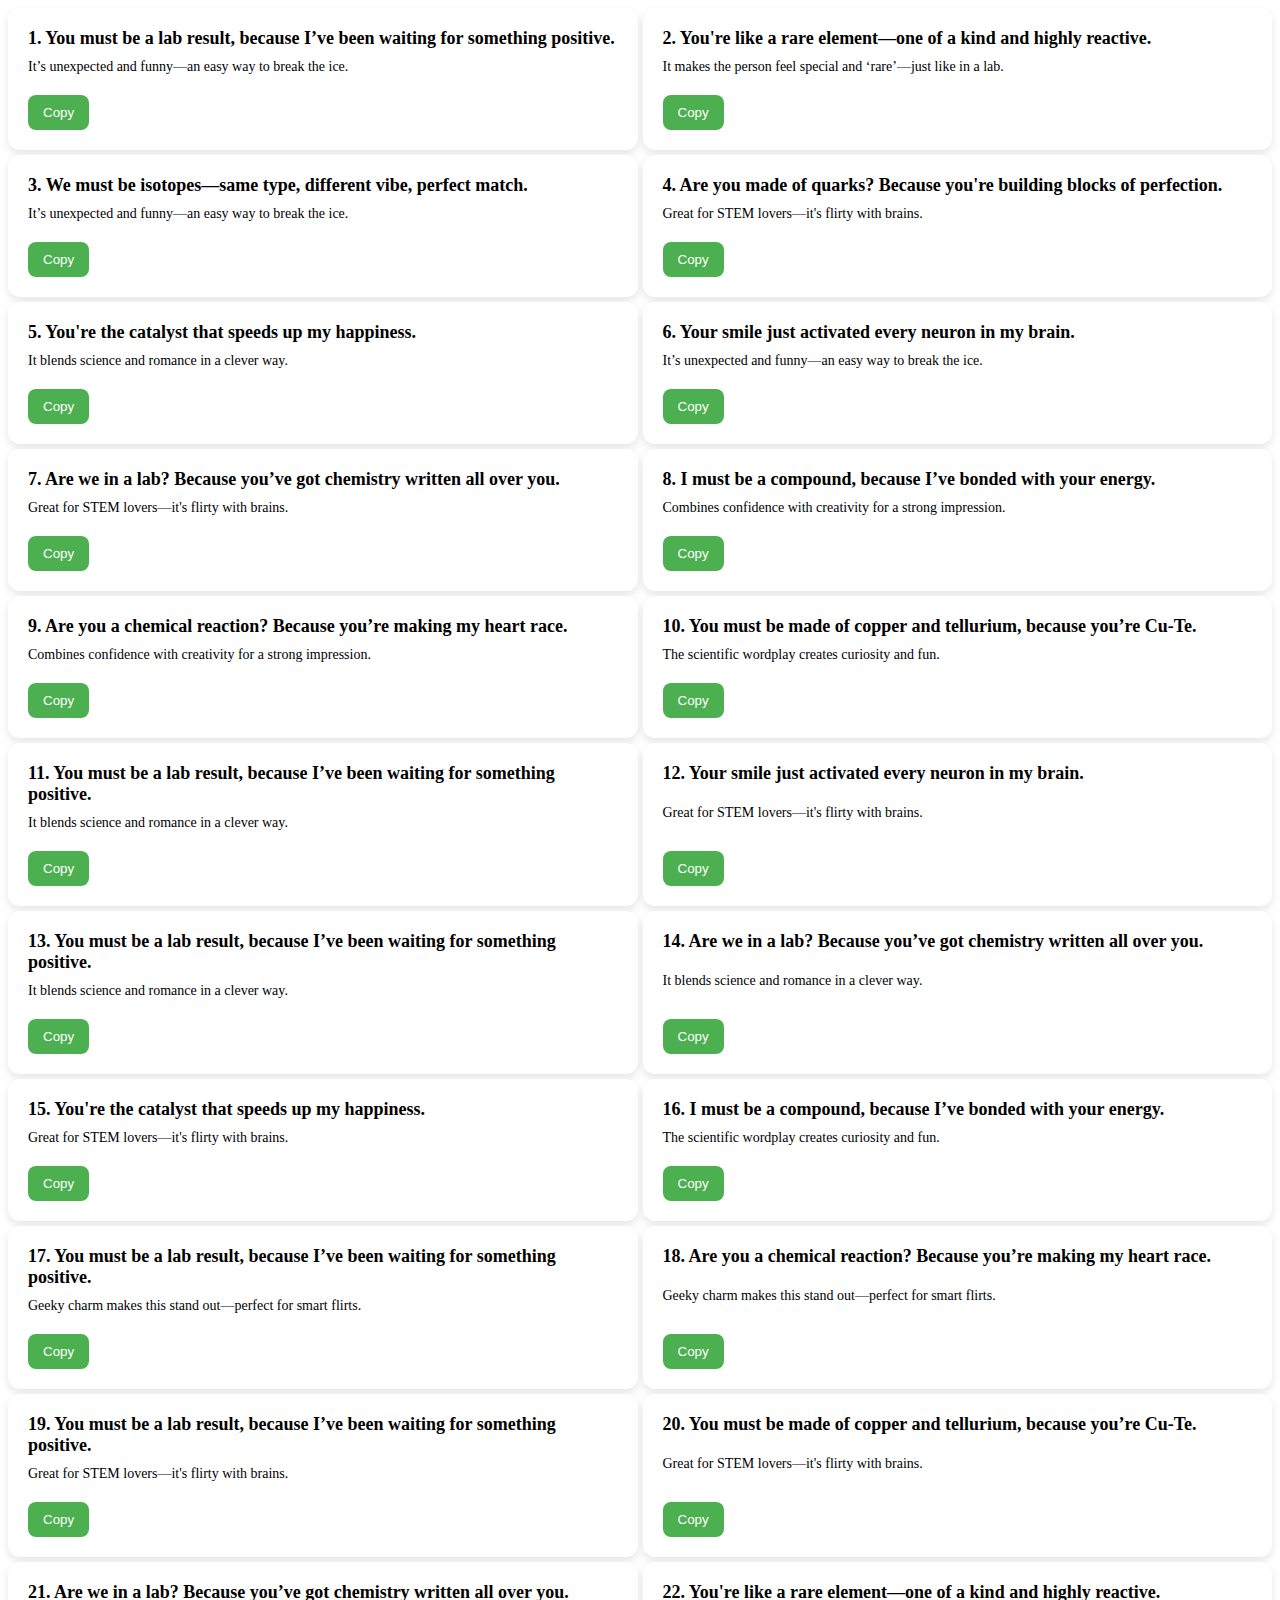
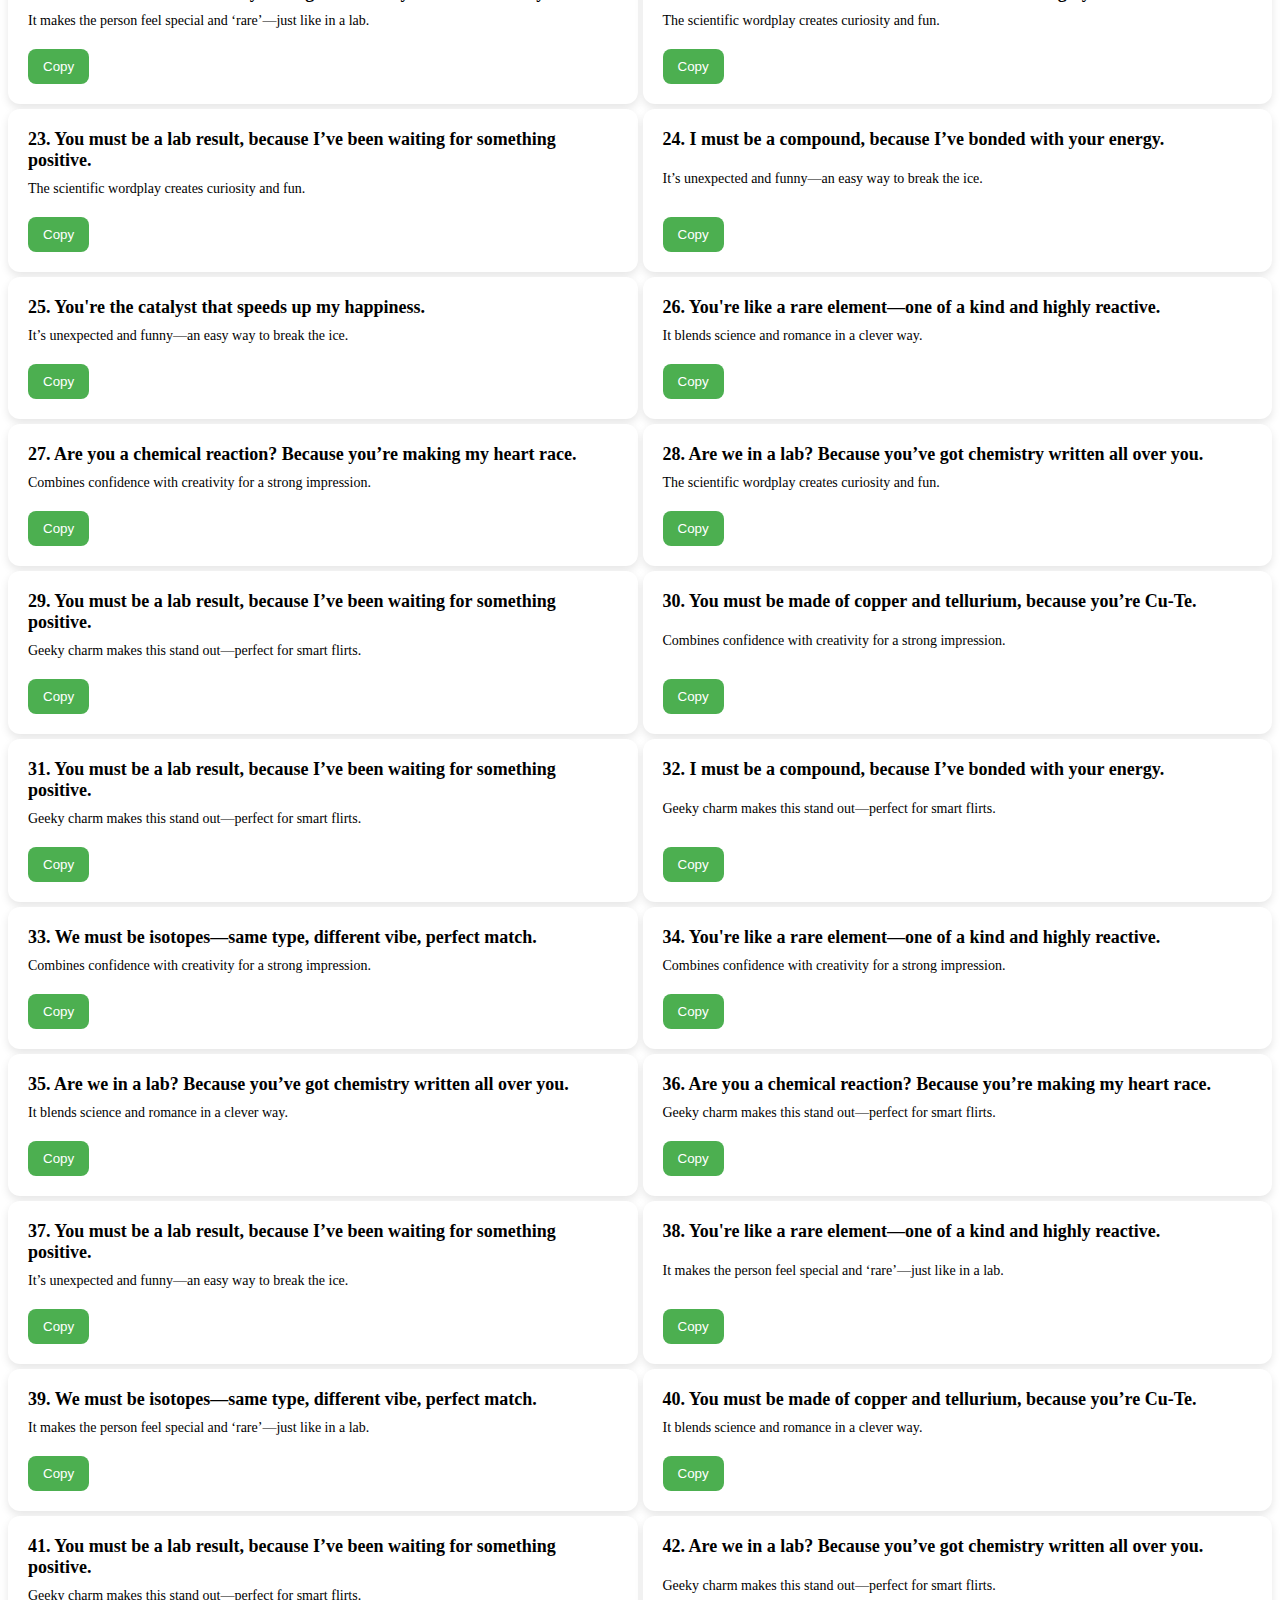
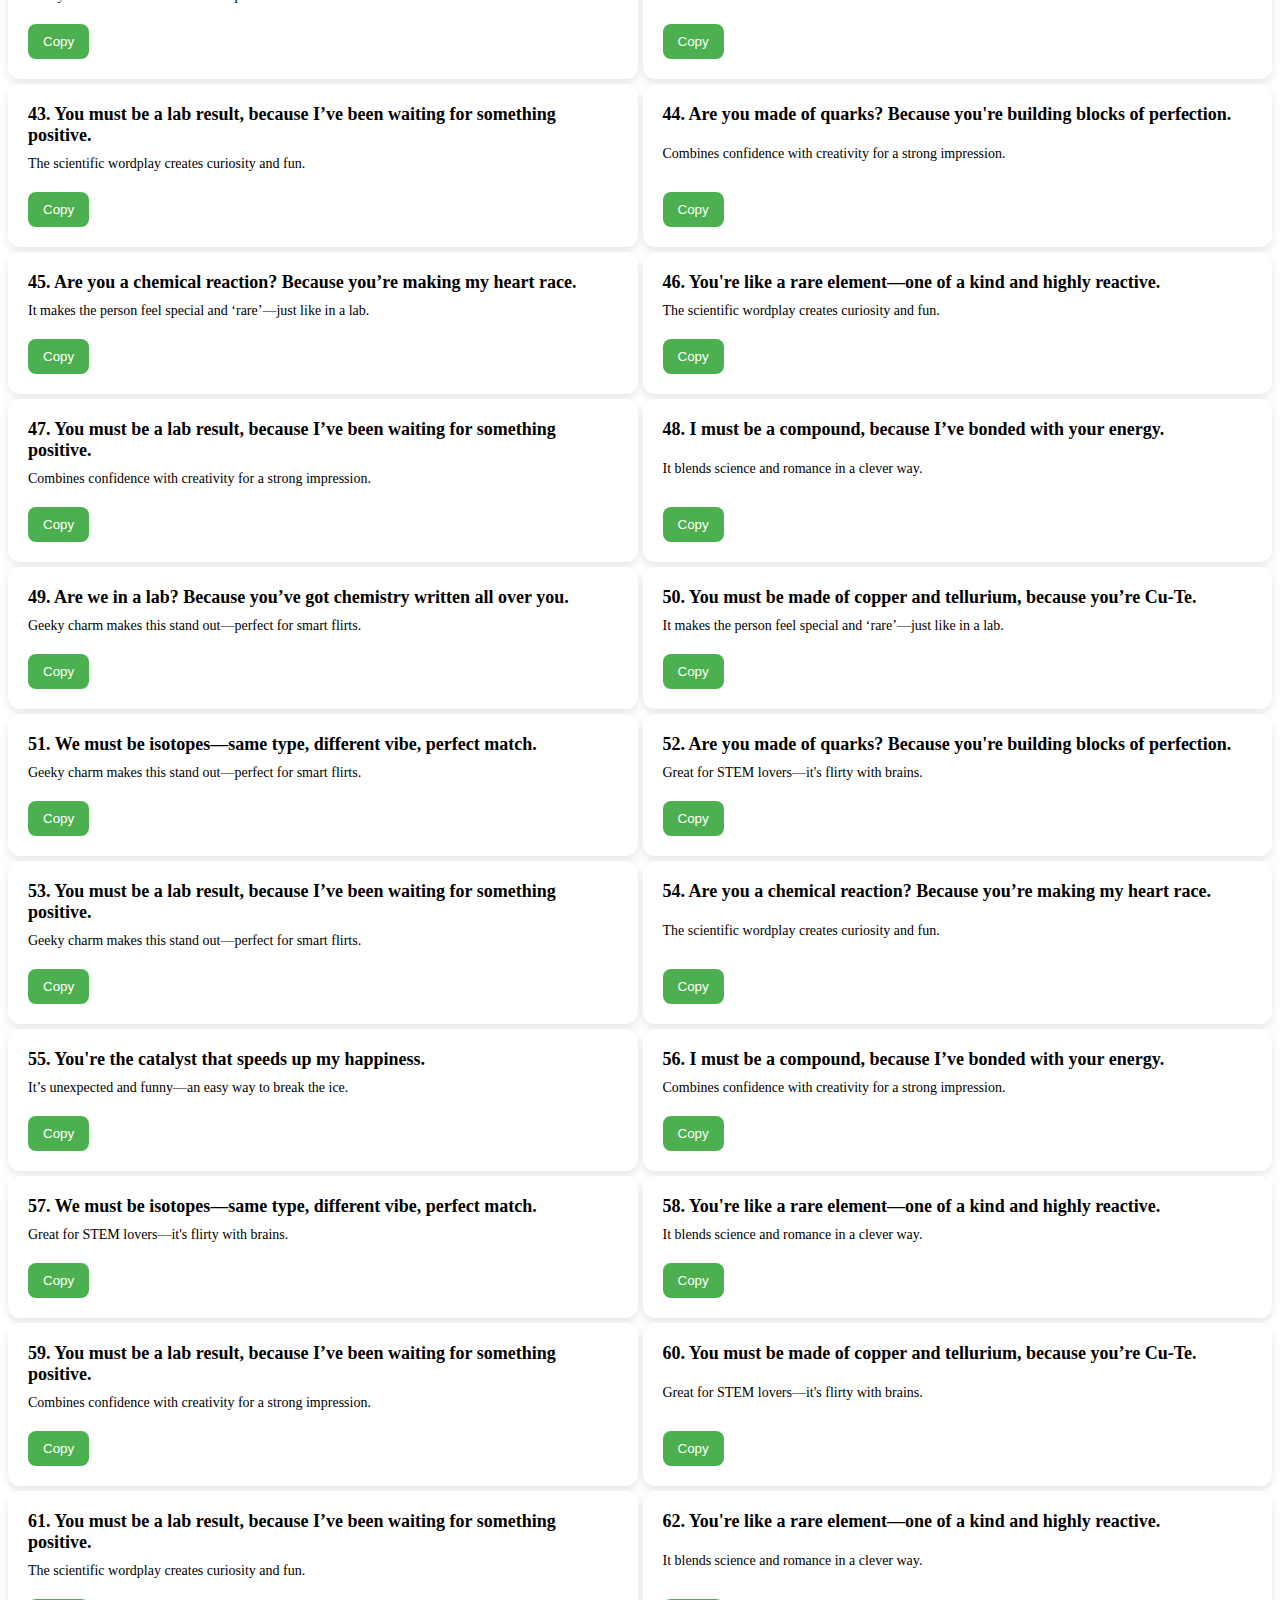
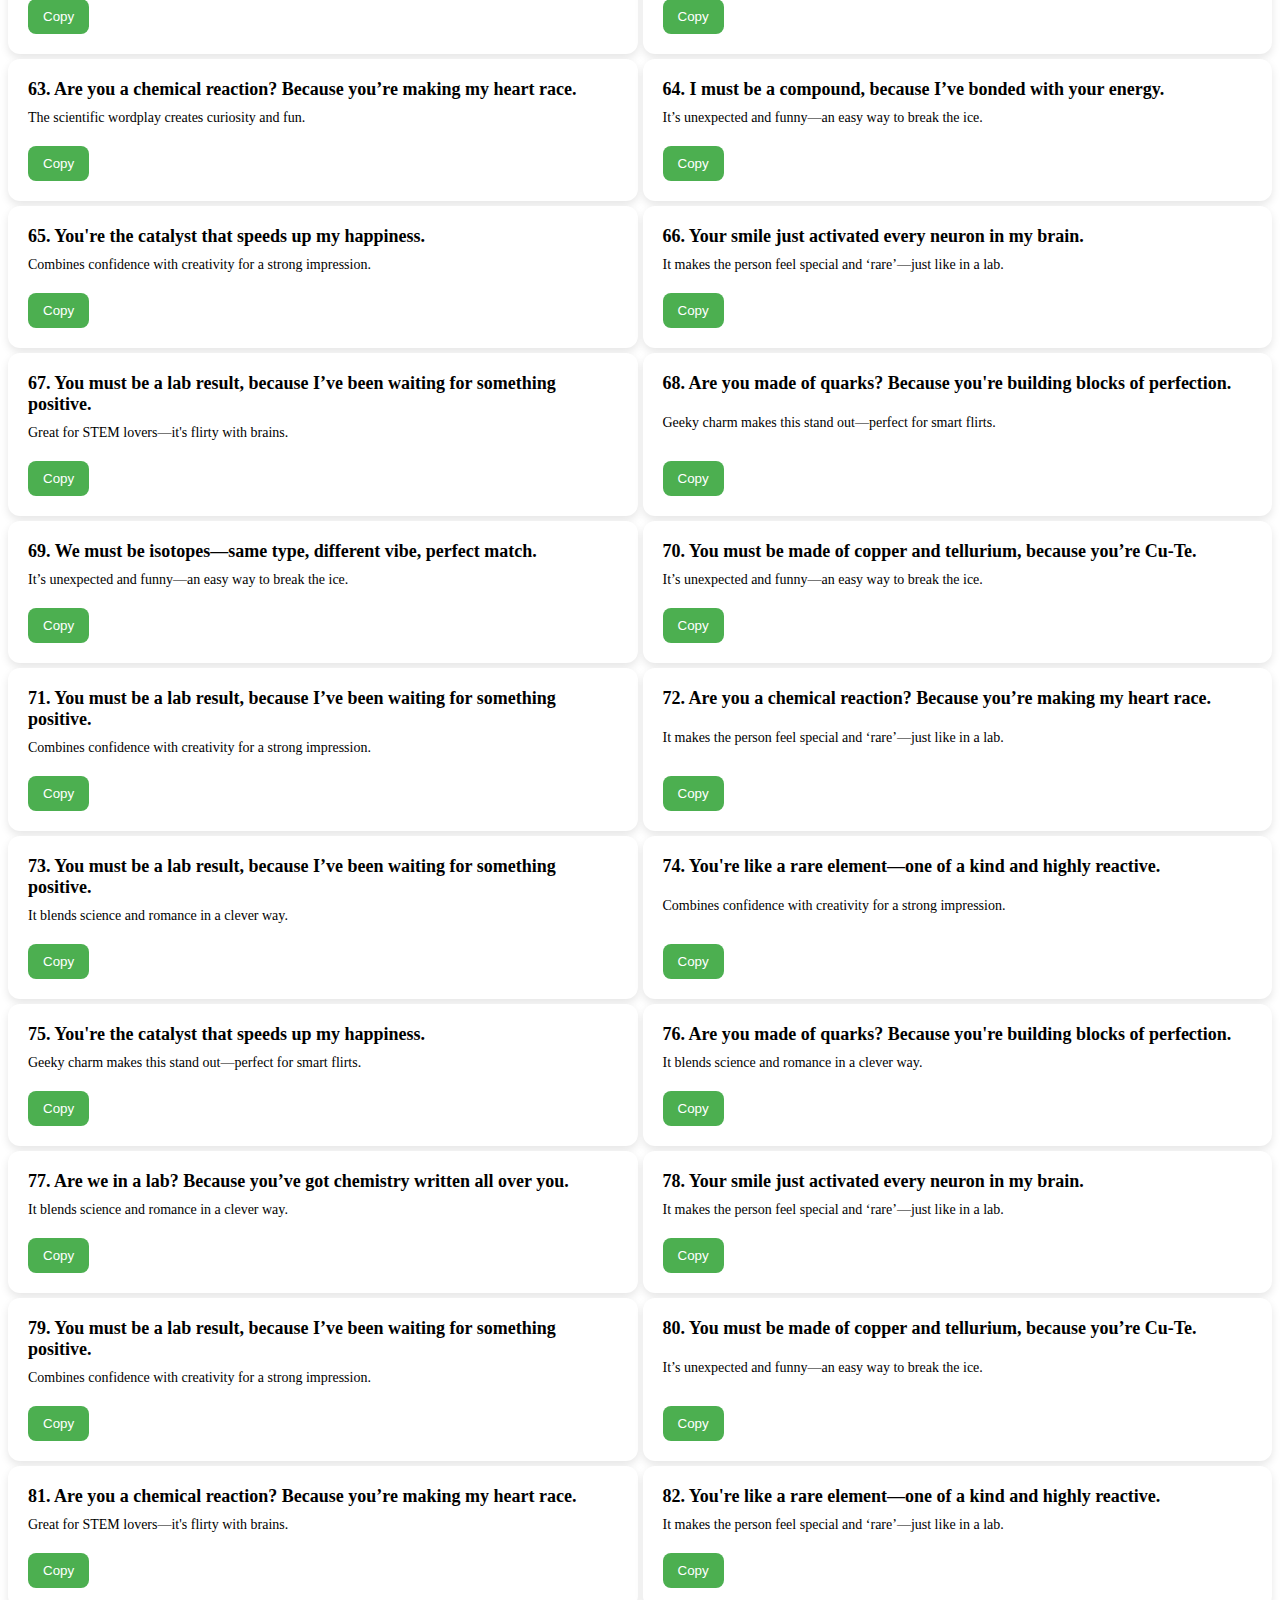
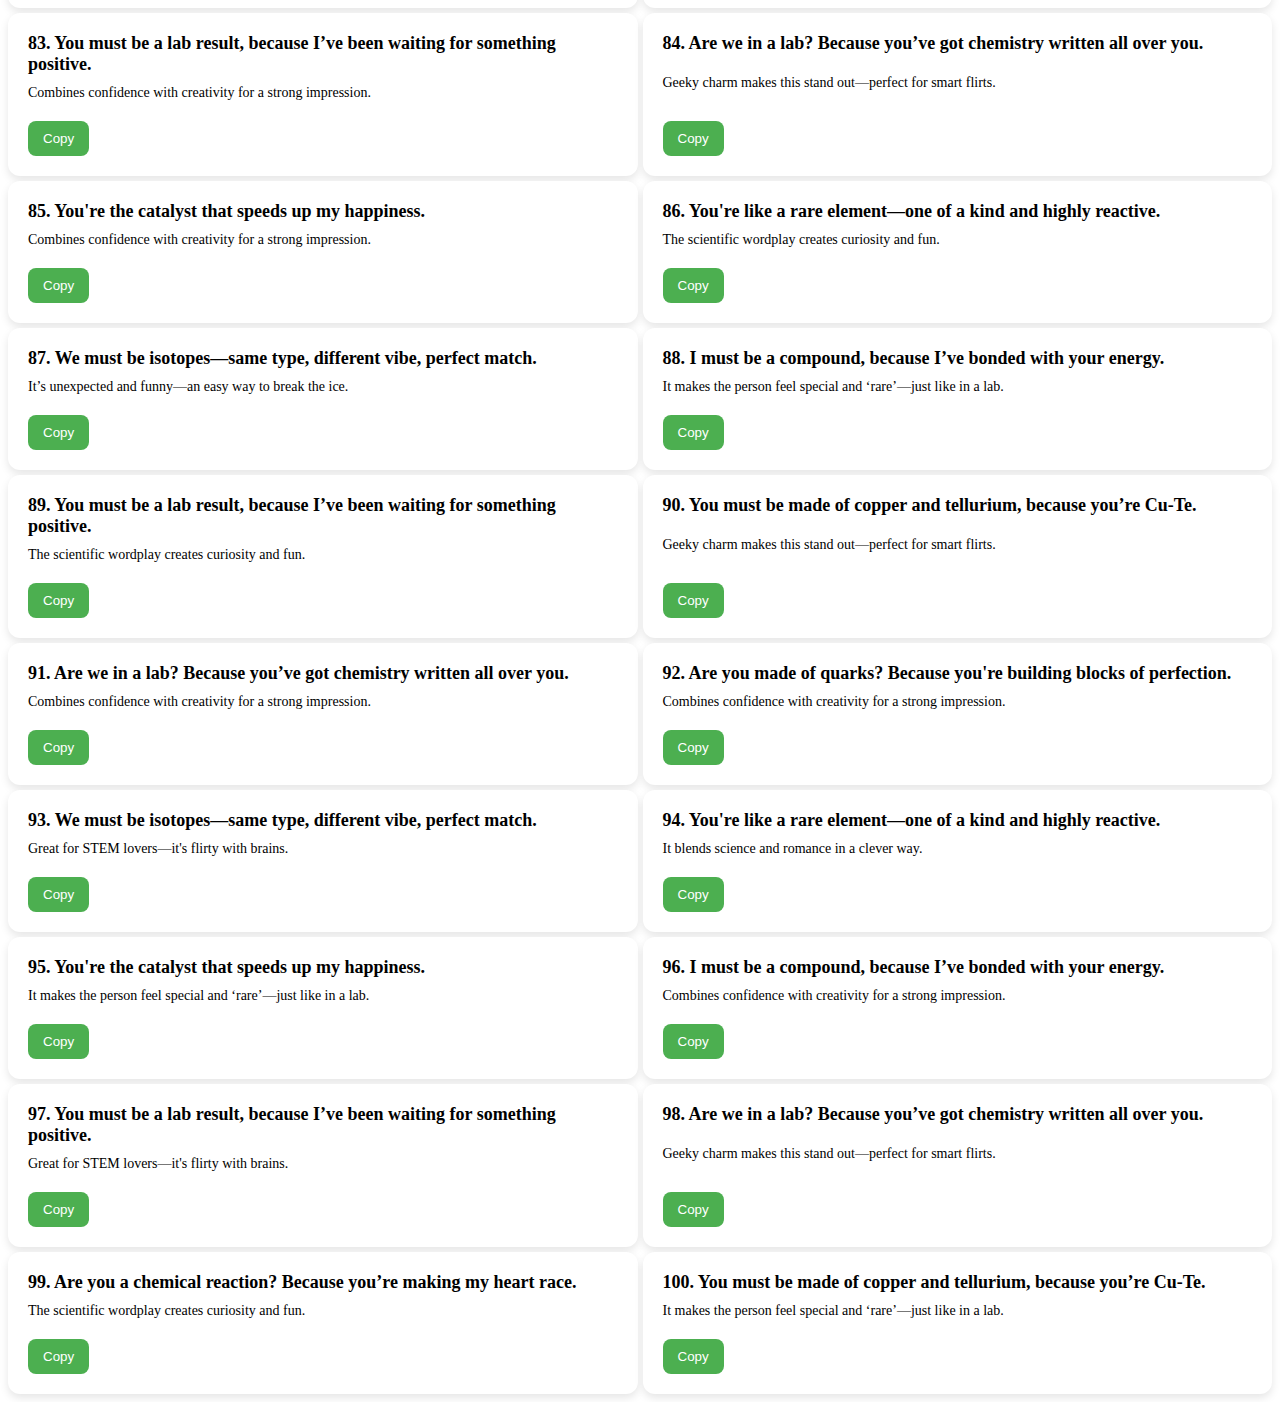
<file: file5.html>
<title>100 Pickup Lines from the Lab of Love</title>
<style>
       
        .grid {
            display: grid;
            grid-template-columns: 1fr;
            gap: 5px;
        }
        @media (min-width: 768px) {
            .grid {
                grid-template-columns: 1fr 1fr;
            }
        }
        .card {
            background: #fff;
            border-radius: 12px;
            box-shadow: 0 4px 8px rgba(0, 0, 0, 0.1);
            padding: 20px;
            display: flex;
            flex-direction: column;
            justify-content: space-between;
        }
        .pickup-line {
            font-size: 18px;
            font-weight: bold;
            margin-bottom: 10px;
        }
        .why {
            font-size: 14px;
            margin-bottom: 20px;
        }
        .copy-button {
            align-self: flex-start;
            padding: 10px 15px;
            border: none;
            background: #4CAF50;
            color: white;
            border-radius: 8px;
            cursor: pointer;
            transition: background 0.3s ease;
        }
        .copy-button:hover {
            background: #45a049;
        }
    </style>

<body>

<div class="grid"><div class="card"><div class="pickup-line">1. You must be a lab result, because I’ve been waiting for something positive.</div><div class="why">It’s unexpected and funny—an easy way to break the ice.</div><button class="copy-button" onclick="copyText(this)">Copy</button></div><div class="card"><div class="pickup-line">2. You're like a rare element—one of a kind and highly reactive.</div><div class="why">It makes the person feel special and ‘rare’—just like in a lab.</div><button class="copy-button" onclick="copyText(this)">Copy</button></div><div class="card"><div class="pickup-line">3. We must be isotopes—same type, different vibe, perfect match.</div><div class="why">It’s unexpected and funny—an easy way to break the ice.</div><button class="copy-button" onclick="copyText(this)">Copy</button></div><div class="card"><div class="pickup-line">4. Are you made of quarks? Because you're building blocks of perfection.</div><div class="why">Great for STEM lovers—it's flirty with brains.</div><button class="copy-button" onclick="copyText(this)">Copy</button></div><div class="card"><div class="pickup-line">5. You're the catalyst that speeds up my happiness.</div><div class="why">It blends science and romance in a clever way.</div><button class="copy-button" onclick="copyText(this)">Copy</button></div><div class="card"><div class="pickup-line">6. Your smile just activated every neuron in my brain.</div><div class="why">It’s unexpected and funny—an easy way to break the ice.</div><button class="copy-button" onclick="copyText(this)">Copy</button></div><div class="card"><div class="pickup-line">7. Are we in a lab? Because you’ve got chemistry written all over you.</div><div class="why">Great for STEM lovers—it's flirty with brains.</div><button class="copy-button" onclick="copyText(this)">Copy</button></div><div class="card"><div class="pickup-line">8. I must be a compound, because I’ve bonded with your energy.</div><div class="why">Combines confidence with creativity for a strong impression.</div><button class="copy-button" onclick="copyText(this)">Copy</button></div><div class="card"><div class="pickup-line">9. Are you a chemical reaction? Because you’re making my heart race.</div><div class="why">Combines confidence with creativity for a strong impression.</div><button class="copy-button" onclick="copyText(this)">Copy</button></div><div class="card"><div class="pickup-line">10. You must be made of copper and tellurium, because you’re Cu-Te.</div><div class="why">The scientific wordplay creates curiosity and fun.</div><button class="copy-button" onclick="copyText(this)">Copy</button></div><div class="card"><div class="pickup-line">11. You must be a lab result, because I’ve been waiting for something positive.</div><div class="why">It blends science and romance in a clever way.</div><button class="copy-button" onclick="copyText(this)">Copy</button></div><div class="card"><div class="pickup-line">12. Your smile just activated every neuron in my brain.</div><div class="why">Great for STEM lovers—it's flirty with brains.</div><button class="copy-button" onclick="copyText(this)">Copy</button></div><div class="card"><div class="pickup-line">13. You must be a lab result, because I’ve been waiting for something positive.</div><div class="why">It blends science and romance in a clever way.</div><button class="copy-button" onclick="copyText(this)">Copy</button></div><div class="card"><div class="pickup-line">14. Are we in a lab? Because you’ve got chemistry written all over you.</div><div class="why">It blends science and romance in a clever way.</div><button class="copy-button" onclick="copyText(this)">Copy</button></div><div class="card"><div class="pickup-line">15. You're the catalyst that speeds up my happiness.</div><div class="why">Great for STEM lovers—it's flirty with brains.</div><button class="copy-button" onclick="copyText(this)">Copy</button></div><div class="card"><div class="pickup-line">16. I must be a compound, because I’ve bonded with your energy.</div><div class="why">The scientific wordplay creates curiosity and fun.</div><button class="copy-button" onclick="copyText(this)">Copy</button></div><div class="card"><div class="pickup-line">17. You must be a lab result, because I’ve been waiting for something positive.</div><div class="why">Geeky charm makes this stand out—perfect for smart flirts.</div><button class="copy-button" onclick="copyText(this)">Copy</button></div><div class="card"><div class="pickup-line">18. Are you a chemical reaction? Because you’re making my heart race.</div><div class="why">Geeky charm makes this stand out—perfect for smart flirts.</div><button class="copy-button" onclick="copyText(this)">Copy</button></div><div class="card"><div class="pickup-line">19. You must be a lab result, because I’ve been waiting for something positive.</div><div class="why">Great for STEM lovers—it's flirty with brains.</div><button class="copy-button" onclick="copyText(this)">Copy</button></div><div class="card"><div class="pickup-line">20. You must be made of copper and tellurium, because you’re Cu-Te.</div><div class="why">Great for STEM lovers—it's flirty with brains.</div><button class="copy-button" onclick="copyText(this)">Copy</button></div><div class="card"><div class="pickup-line">21. Are we in a lab? Because you’ve got chemistry written all over you.</div><div class="why">It makes the person feel special and ‘rare’—just like in a lab.</div><button class="copy-button" onclick="copyText(this)">Copy</button></div><div class="card"><div class="pickup-line">22. You're like a rare element—one of a kind and highly reactive.</div><div class="why">The scientific wordplay creates curiosity and fun.</div><button class="copy-button" onclick="copyText(this)">Copy</button></div><div class="card"><div class="pickup-line">23. You must be a lab result, because I’ve been waiting for something positive.</div><div class="why">The scientific wordplay creates curiosity and fun.</div><button class="copy-button" onclick="copyText(this)">Copy</button></div><div class="card"><div class="pickup-line">24. I must be a compound, because I’ve bonded with your energy.</div><div class="why">It’s unexpected and funny—an easy way to break the ice.</div><button class="copy-button" onclick="copyText(this)">Copy</button></div><div class="card"><div class="pickup-line">25. You're the catalyst that speeds up my happiness.</div><div class="why">It’s unexpected and funny—an easy way to break the ice.</div><button class="copy-button" onclick="copyText(this)">Copy</button></div><div class="card"><div class="pickup-line">26. You're like a rare element—one of a kind and highly reactive.</div><div class="why">It blends science and romance in a clever way.</div><button class="copy-button" onclick="copyText(this)">Copy</button></div><div class="card"><div class="pickup-line">27. Are you a chemical reaction? Because you’re making my heart race.</div><div class="why">Combines confidence with creativity for a strong impression.</div><button class="copy-button" onclick="copyText(this)">Copy</button></div><div class="card"><div class="pickup-line">28. Are we in a lab? Because you’ve got chemistry written all over you.</div><div class="why">The scientific wordplay creates curiosity and fun.</div><button class="copy-button" onclick="copyText(this)">Copy</button></div><div class="card"><div class="pickup-line">29. You must be a lab result, because I’ve been waiting for something positive.</div><div class="why">Geeky charm makes this stand out—perfect for smart flirts.</div><button class="copy-button" onclick="copyText(this)">Copy</button></div><div class="card"><div class="pickup-line">30. You must be made of copper and tellurium, because you’re Cu-Te.</div><div class="why">Combines confidence with creativity for a strong impression.</div><button class="copy-button" onclick="copyText(this)">Copy</button></div><div class="card"><div class="pickup-line">31. You must be a lab result, because I’ve been waiting for something positive.</div><div class="why">Geeky charm makes this stand out—perfect for smart flirts.</div><button class="copy-button" onclick="copyText(this)">Copy</button></div><div class="card"><div class="pickup-line">32. I must be a compound, because I’ve bonded with your energy.</div><div class="why">Geeky charm makes this stand out—perfect for smart flirts.</div><button class="copy-button" onclick="copyText(this)">Copy</button></div><div class="card"><div class="pickup-line">33. We must be isotopes—same type, different vibe, perfect match.</div><div class="why">Combines confidence with creativity for a strong impression.</div><button class="copy-button" onclick="copyText(this)">Copy</button></div><div class="card"><div class="pickup-line">34. You're like a rare element—one of a kind and highly reactive.</div><div class="why">Combines confidence with creativity for a strong impression.</div><button class="copy-button" onclick="copyText(this)">Copy</button></div><div class="card"><div class="pickup-line">35. Are we in a lab? Because you’ve got chemistry written all over you.</div><div class="why">It blends science and romance in a clever way.</div><button class="copy-button" onclick="copyText(this)">Copy</button></div><div class="card"><div class="pickup-line">36. Are you a chemical reaction? Because you’re making my heart race.</div><div class="why">Geeky charm makes this stand out—perfect for smart flirts.</div><button class="copy-button" onclick="copyText(this)">Copy</button></div><div class="card"><div class="pickup-line">37. You must be a lab result, because I’ve been waiting for something positive.</div><div class="why">It’s unexpected and funny—an easy way to break the ice.</div><button class="copy-button" onclick="copyText(this)">Copy</button></div><div class="card"><div class="pickup-line">38. You're like a rare element—one of a kind and highly reactive.</div><div class="why">It makes the person feel special and ‘rare’—just like in a lab.</div><button class="copy-button" onclick="copyText(this)">Copy</button></div><div class="card"><div class="pickup-line">39. We must be isotopes—same type, different vibe, perfect match.</div><div class="why">It makes the person feel special and ‘rare’—just like in a lab.</div><button class="copy-button" onclick="copyText(this)">Copy</button></div><div class="card"><div class="pickup-line">40. You must be made of copper and tellurium, because you’re Cu-Te.</div><div class="why">It blends science and romance in a clever way.</div><button class="copy-button" onclick="copyText(this)">Copy</button></div><div class="card"><div class="pickup-line">41. You must be a lab result, because I’ve been waiting for something positive.</div><div class="why">Geeky charm makes this stand out—perfect for smart flirts.</div><button class="copy-button" onclick="copyText(this)">Copy</button></div><div class="card"><div class="pickup-line">42. Are we in a lab? Because you’ve got chemistry written all over you.</div><div class="why">Geeky charm makes this stand out—perfect for smart flirts.</div><button class="copy-button" onclick="copyText(this)">Copy</button></div><div class="card"><div class="pickup-line">43. You must be a lab result, because I’ve been waiting for something positive.</div><div class="why">The scientific wordplay creates curiosity and fun.</div><button class="copy-button" onclick="copyText(this)">Copy</button></div><div class="card"><div class="pickup-line">44. Are you made of quarks? Because you're building blocks of perfection.</div><div class="why">Combines confidence with creativity for a strong impression.</div><button class="copy-button" onclick="copyText(this)">Copy</button></div><div class="card"><div class="pickup-line">45. Are you a chemical reaction? Because you’re making my heart race.</div><div class="why">It makes the person feel special and ‘rare’—just like in a lab.</div><button class="copy-button" onclick="copyText(this)">Copy</button></div><div class="card"><div class="pickup-line">46. You're like a rare element—one of a kind and highly reactive.</div><div class="why">The scientific wordplay creates curiosity and fun.</div><button class="copy-button" onclick="copyText(this)">Copy</button></div><div class="card"><div class="pickup-line">47. You must be a lab result, because I’ve been waiting for something positive.</div><div class="why">Combines confidence with creativity for a strong impression.</div><button class="copy-button" onclick="copyText(this)">Copy</button></div><div class="card"><div class="pickup-line">48. I must be a compound, because I’ve bonded with your energy.</div><div class="why">It blends science and romance in a clever way.</div><button class="copy-button" onclick="copyText(this)">Copy</button></div><div class="card"><div class="pickup-line">49. Are we in a lab? Because you’ve got chemistry written all over you.</div><div class="why">Geeky charm makes this stand out—perfect for smart flirts.</div><button class="copy-button" onclick="copyText(this)">Copy</button></div><div class="card"><div class="pickup-line">50. You must be made of copper and tellurium, because you’re Cu-Te.</div><div class="why">It makes the person feel special and ‘rare’—just like in a lab.</div><button class="copy-button" onclick="copyText(this)">Copy</button></div><div class="card"><div class="pickup-line">51. We must be isotopes—same type, different vibe, perfect match.</div><div class="why">Geeky charm makes this stand out—perfect for smart flirts.</div><button class="copy-button" onclick="copyText(this)">Copy</button></div><div class="card"><div class="pickup-line">52. Are you made of quarks? Because you're building blocks of perfection.</div><div class="why">Great for STEM lovers—it's flirty with brains.</div><button class="copy-button" onclick="copyText(this)">Copy</button></div><div class="card"><div class="pickup-line">53. You must be a lab result, because I’ve been waiting for something positive.</div><div class="why">Geeky charm makes this stand out—perfect for smart flirts.</div><button class="copy-button" onclick="copyText(this)">Copy</button></div><div class="card"><div class="pickup-line">54. Are you a chemical reaction? Because you’re making my heart race.</div><div class="why">The scientific wordplay creates curiosity and fun.</div><button class="copy-button" onclick="copyText(this)">Copy</button></div><div class="card"><div class="pickup-line">55. You're the catalyst that speeds up my happiness.</div><div class="why">It’s unexpected and funny—an easy way to break the ice.</div><button class="copy-button" onclick="copyText(this)">Copy</button></div><div class="card"><div class="pickup-line">56. I must be a compound, because I’ve bonded with your energy.</div><div class="why">Combines confidence with creativity for a strong impression.</div><button class="copy-button" onclick="copyText(this)">Copy</button></div><div class="card"><div class="pickup-line">57. We must be isotopes—same type, different vibe, perfect match.</div><div class="why">Great for STEM lovers—it's flirty with brains.</div><button class="copy-button" onclick="copyText(this)">Copy</button></div><div class="card"><div class="pickup-line">58. You're like a rare element—one of a kind and highly reactive.</div><div class="why">It blends science and romance in a clever way.</div><button class="copy-button" onclick="copyText(this)">Copy</button></div><div class="card"><div class="pickup-line">59. You must be a lab result, because I’ve been waiting for something positive.</div><div class="why">Combines confidence with creativity for a strong impression.</div><button class="copy-button" onclick="copyText(this)">Copy</button></div><div class="card"><div class="pickup-line">60. You must be made of copper and tellurium, because you’re Cu-Te.</div><div class="why">Great for STEM lovers—it's flirty with brains.</div><button class="copy-button" onclick="copyText(this)">Copy</button></div><div class="card"><div class="pickup-line">61. You must be a lab result, because I’ve been waiting for something positive.</div><div class="why">The scientific wordplay creates curiosity and fun.</div><button class="copy-button" onclick="copyText(this)">Copy</button></div><div class="card"><div class="pickup-line">62. You're like a rare element—one of a kind and highly reactive.</div><div class="why">It blends science and romance in a clever way.</div><button class="copy-button" onclick="copyText(this)">Copy</button></div><div class="card"><div class="pickup-line">63. Are you a chemical reaction? Because you’re making my heart race.</div><div class="why">The scientific wordplay creates curiosity and fun.</div><button class="copy-button" onclick="copyText(this)">Copy</button></div><div class="card"><div class="pickup-line">64. I must be a compound, because I’ve bonded with your energy.</div><div class="why">It’s unexpected and funny—an easy way to break the ice.</div><button class="copy-button" onclick="copyText(this)">Copy</button></div><div class="card"><div class="pickup-line">65. You're the catalyst that speeds up my happiness.</div><div class="why">Combines confidence with creativity for a strong impression.</div><button class="copy-button" onclick="copyText(this)">Copy</button></div><div class="card"><div class="pickup-line">66. Your smile just activated every neuron in my brain.</div><div class="why">It makes the person feel special and ‘rare’—just like in a lab.</div><button class="copy-button" onclick="copyText(this)">Copy</button></div><div class="card"><div class="pickup-line">67. You must be a lab result, because I’ve been waiting for something positive.</div><div class="why">Great for STEM lovers—it's flirty with brains.</div><button class="copy-button" onclick="copyText(this)">Copy</button></div><div class="card"><div class="pickup-line">68. Are you made of quarks? Because you're building blocks of perfection.</div><div class="why">Geeky charm makes this stand out—perfect for smart flirts.</div><button class="copy-button" onclick="copyText(this)">Copy</button></div><div class="card"><div class="pickup-line">69. We must be isotopes—same type, different vibe, perfect match.</div><div class="why">It’s unexpected and funny—an easy way to break the ice.</div><button class="copy-button" onclick="copyText(this)">Copy</button></div><div class="card"><div class="pickup-line">70. You must be made of copper and tellurium, because you’re Cu-Te.</div><div class="why">It’s unexpected and funny—an easy way to break the ice.</div><button class="copy-button" onclick="copyText(this)">Copy</button></div><div class="card"><div class="pickup-line">71. You must be a lab result, because I’ve been waiting for something positive.</div><div class="why">Combines confidence with creativity for a strong impression.</div><button class="copy-button" onclick="copyText(this)">Copy</button></div><div class="card"><div class="pickup-line">72. Are you a chemical reaction? Because you’re making my heart race.</div><div class="why">It makes the person feel special and ‘rare’—just like in a lab.</div><button class="copy-button" onclick="copyText(this)">Copy</button></div><div class="card"><div class="pickup-line">73. You must be a lab result, because I’ve been waiting for something positive.</div><div class="why">It blends science and romance in a clever way.</div><button class="copy-button" onclick="copyText(this)">Copy</button></div><div class="card"><div class="pickup-line">74. You're like a rare element—one of a kind and highly reactive.</div><div class="why">Combines confidence with creativity for a strong impression.</div><button class="copy-button" onclick="copyText(this)">Copy</button></div><div class="card"><div class="pickup-line">75. You're the catalyst that speeds up my happiness.</div><div class="why">Geeky charm makes this stand out—perfect for smart flirts.</div><button class="copy-button" onclick="copyText(this)">Copy</button></div><div class="card"><div class="pickup-line">76. Are you made of quarks? Because you're building blocks of perfection.</div><div class="why">It blends science and romance in a clever way.</div><button class="copy-button" onclick="copyText(this)">Copy</button></div><div class="card"><div class="pickup-line">77. Are we in a lab? Because you’ve got chemistry written all over you.</div><div class="why">It blends science and romance in a clever way.</div><button class="copy-button" onclick="copyText(this)">Copy</button></div><div class="card"><div class="pickup-line">78. Your smile just activated every neuron in my brain.</div><div class="why">It makes the person feel special and ‘rare’—just like in a lab.</div><button class="copy-button" onclick="copyText(this)">Copy</button></div><div class="card"><div class="pickup-line">79. You must be a lab result, because I’ve been waiting for something positive.</div><div class="why">Combines confidence with creativity for a strong impression.</div><button class="copy-button" onclick="copyText(this)">Copy</button></div><div class="card"><div class="pickup-line">80. You must be made of copper and tellurium, because you’re Cu-Te.</div><div class="why">It’s unexpected and funny—an easy way to break the ice.</div><button class="copy-button" onclick="copyText(this)">Copy</button></div><div class="card"><div class="pickup-line">81. Are you a chemical reaction? Because you’re making my heart race.</div><div class="why">Great for STEM lovers—it's flirty with brains.</div><button class="copy-button" onclick="copyText(this)">Copy</button></div><div class="card"><div class="pickup-line">82. You're like a rare element—one of a kind and highly reactive.</div><div class="why">It makes the person feel special and ‘rare’—just like in a lab.</div><button class="copy-button" onclick="copyText(this)">Copy</button></div><div class="card"><div class="pickup-line">83. You must be a lab result, because I’ve been waiting for something positive.</div><div class="why">Combines confidence with creativity for a strong impression.</div><button class="copy-button" onclick="copyText(this)">Copy</button></div><div class="card"><div class="pickup-line">84. Are we in a lab? Because you’ve got chemistry written all over you.</div><div class="why">Geeky charm makes this stand out—perfect for smart flirts.</div><button class="copy-button" onclick="copyText(this)">Copy</button></div><div class="card"><div class="pickup-line">85. You're the catalyst that speeds up my happiness.</div><div class="why">Combines confidence with creativity for a strong impression.</div><button class="copy-button" onclick="copyText(this)">Copy</button></div><div class="card"><div class="pickup-line">86. You're like a rare element—one of a kind and highly reactive.</div><div class="why">The scientific wordplay creates curiosity and fun.</div><button class="copy-button" onclick="copyText(this)">Copy</button></div><div class="card"><div class="pickup-line">87. We must be isotopes—same type, different vibe, perfect match.</div><div class="why">It’s unexpected and funny—an easy way to break the ice.</div><button class="copy-button" onclick="copyText(this)">Copy</button></div><div class="card"><div class="pickup-line">88. I must be a compound, because I’ve bonded with your energy.</div><div class="why">It makes the person feel special and ‘rare’—just like in a lab.</div><button class="copy-button" onclick="copyText(this)">Copy</button></div><div class="card"><div class="pickup-line">89. You must be a lab result, because I’ve been waiting for something positive.</div><div class="why">The scientific wordplay creates curiosity and fun.</div><button class="copy-button" onclick="copyText(this)">Copy</button></div><div class="card"><div class="pickup-line">90. You must be made of copper and tellurium, because you’re Cu-Te.</div><div class="why">Geeky charm makes this stand out—perfect for smart flirts.</div><button class="copy-button" onclick="copyText(this)">Copy</button></div><div class="card"><div class="pickup-line">91. Are we in a lab? Because you’ve got chemistry written all over you.</div><div class="why">Combines confidence with creativity for a strong impression.</div><button class="copy-button" onclick="copyText(this)">Copy</button></div><div class="card"><div class="pickup-line">92. Are you made of quarks? Because you're building blocks of perfection.</div><div class="why">Combines confidence with creativity for a strong impression.</div><button class="copy-button" onclick="copyText(this)">Copy</button></div><div class="card"><div class="pickup-line">93. We must be isotopes—same type, different vibe, perfect match.</div><div class="why">Great for STEM lovers—it's flirty with brains.</div><button class="copy-button" onclick="copyText(this)">Copy</button></div><div class="card"><div class="pickup-line">94. You're like a rare element—one of a kind and highly reactive.</div><div class="why">It blends science and romance in a clever way.</div><button class="copy-button" onclick="copyText(this)">Copy</button></div><div class="card"><div class="pickup-line">95. You're the catalyst that speeds up my happiness.</div><div class="why">It makes the person feel special and ‘rare’—just like in a lab.</div><button class="copy-button" onclick="copyText(this)">Copy</button></div><div class="card"><div class="pickup-line">96. I must be a compound, because I’ve bonded with your energy.</div><div class="why">Combines confidence with creativity for a strong impression.</div><button class="copy-button" onclick="copyText(this)">Copy</button></div><div class="card"><div class="pickup-line">97. You must be a lab result, because I’ve been waiting for something positive.</div><div class="why">Great for STEM lovers—it's flirty with brains.</div><button class="copy-button" onclick="copyText(this)">Copy</button></div><div class="card"><div class="pickup-line">98. Are we in a lab? Because you’ve got chemistry written all over you.</div><div class="why">Geeky charm makes this stand out—perfect for smart flirts.</div><button class="copy-button" onclick="copyText(this)">Copy</button></div><div class="card"><div class="pickup-line">99. Are you a chemical reaction? Because you’re making my heart race.</div><div class="why">The scientific wordplay creates curiosity and fun.</div><button class="copy-button" onclick="copyText(this)">Copy</button></div><div class="card"><div class="pickup-line">100. You must be made of copper and tellurium, because you’re Cu-Te.</div><div class="why">It makes the person feel special and ‘rare’—just like in a lab.</div><button class="copy-button" onclick="copyText(this)">Copy</button></div></div>
<script>
function copyText(button) {
    const card = button.closest('.card');
    const text = card.querySelector('.pickup-line').innerText;
    // Remove leading number and dot if present
    const cleaned = text.replace(/^\d+\.\s*/, '');
    navigator.clipboard.writeText(cleaned).then(() => {
        button.textContent = "Copied!";
        setTimeout(() => { button.textContent = "Copy"; }, 2000);
    });
}
</script></body>
</file>
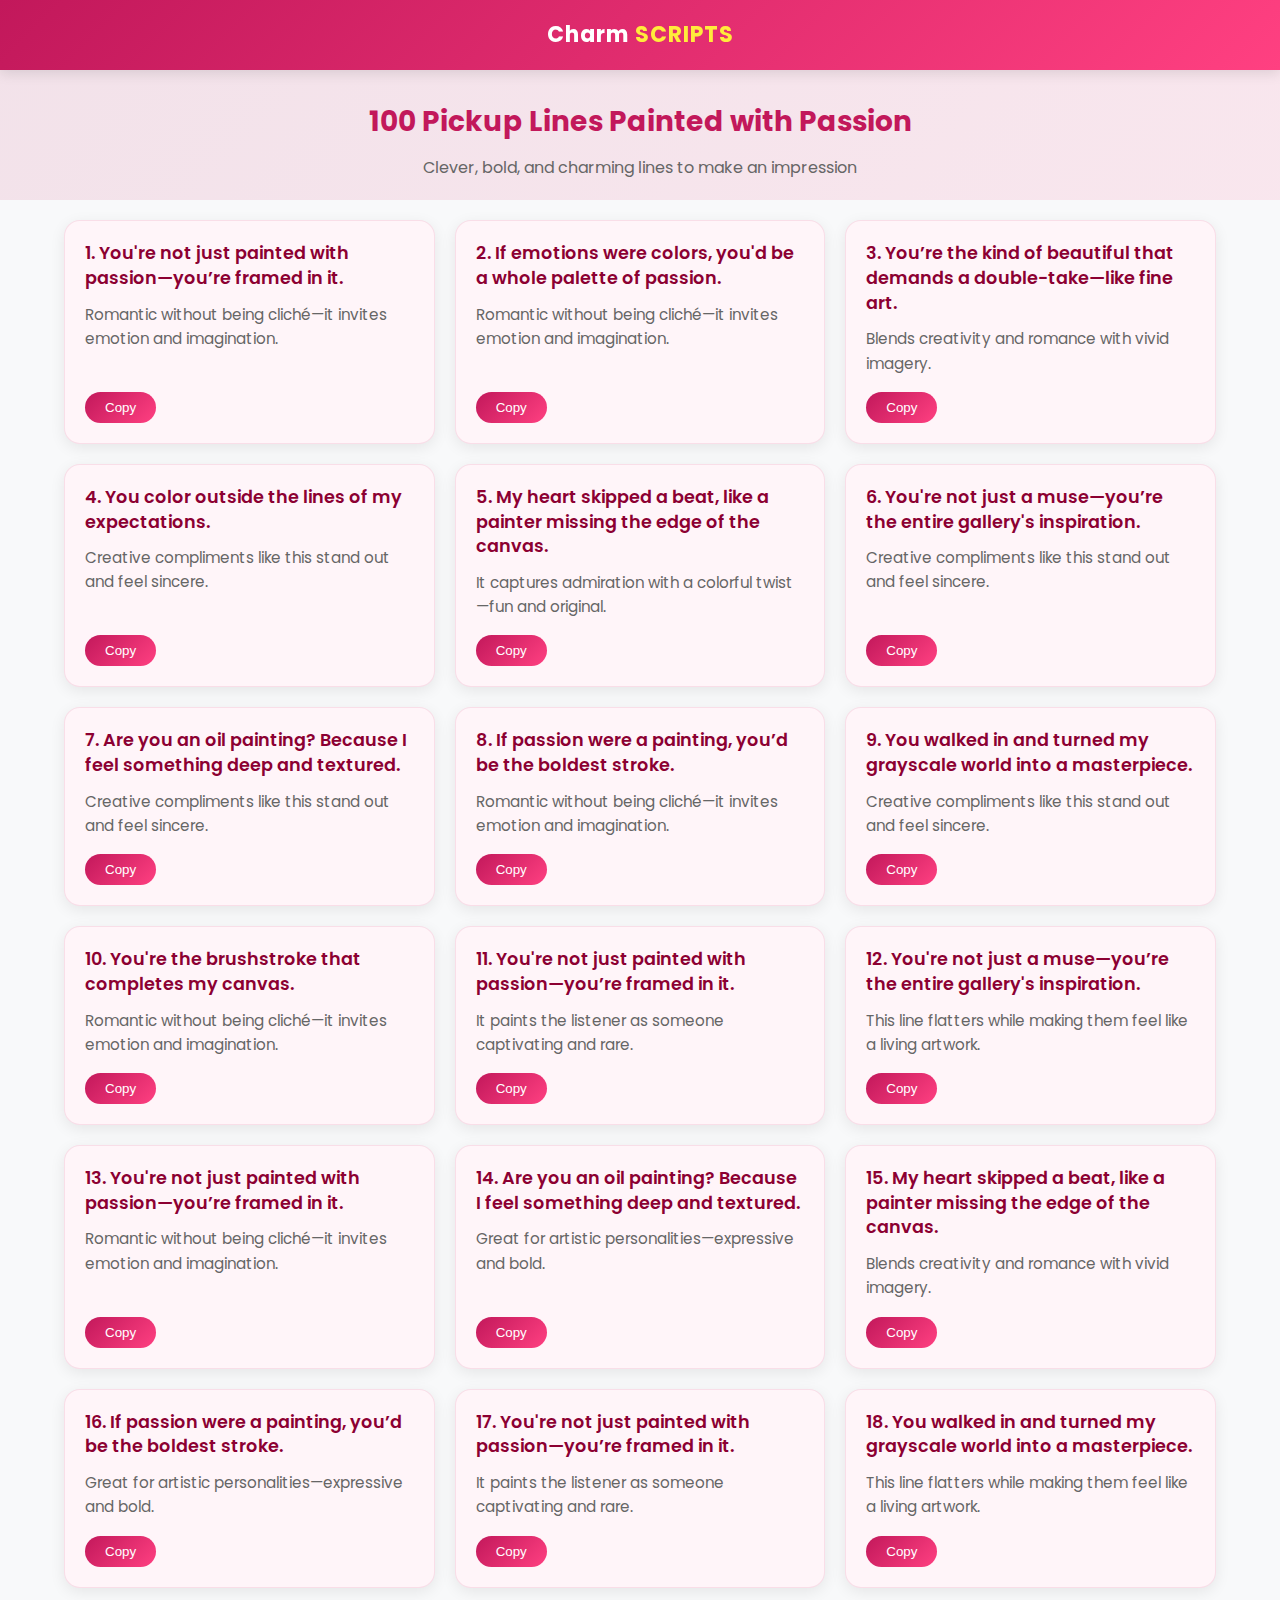
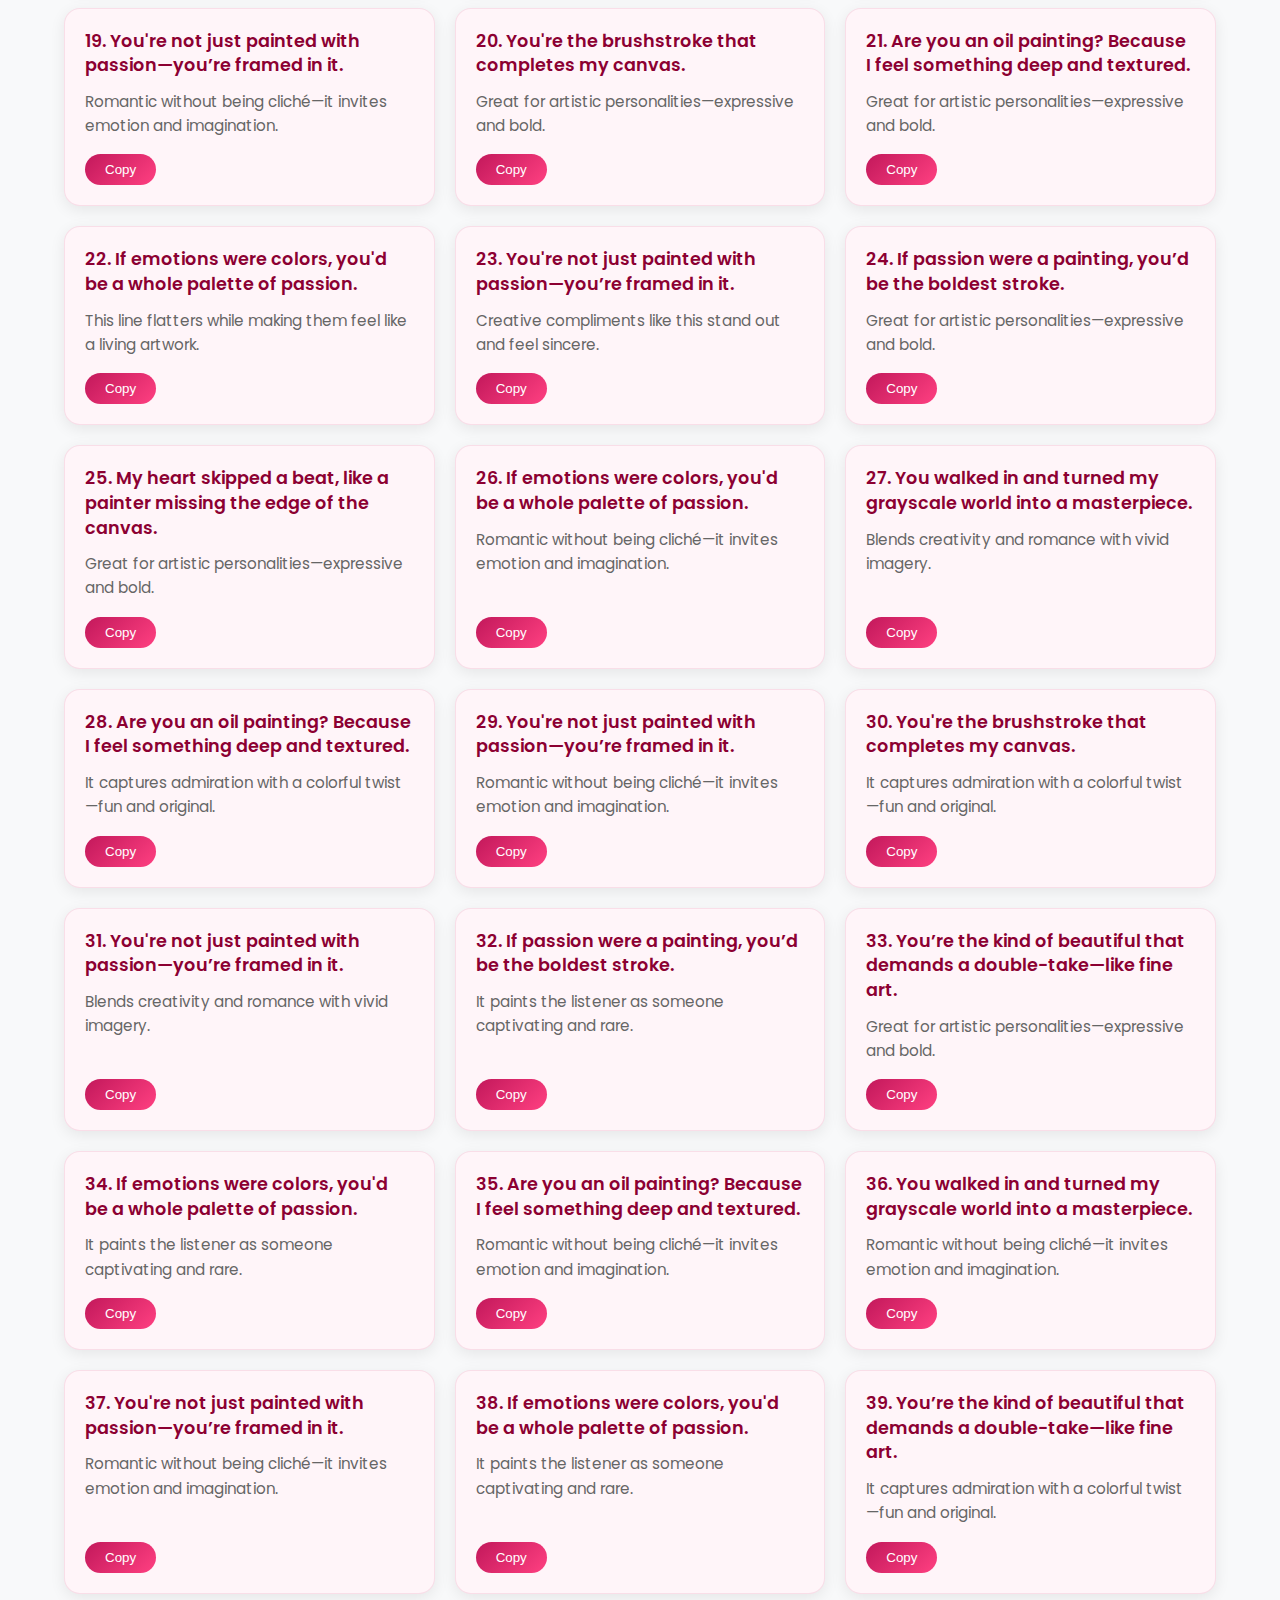
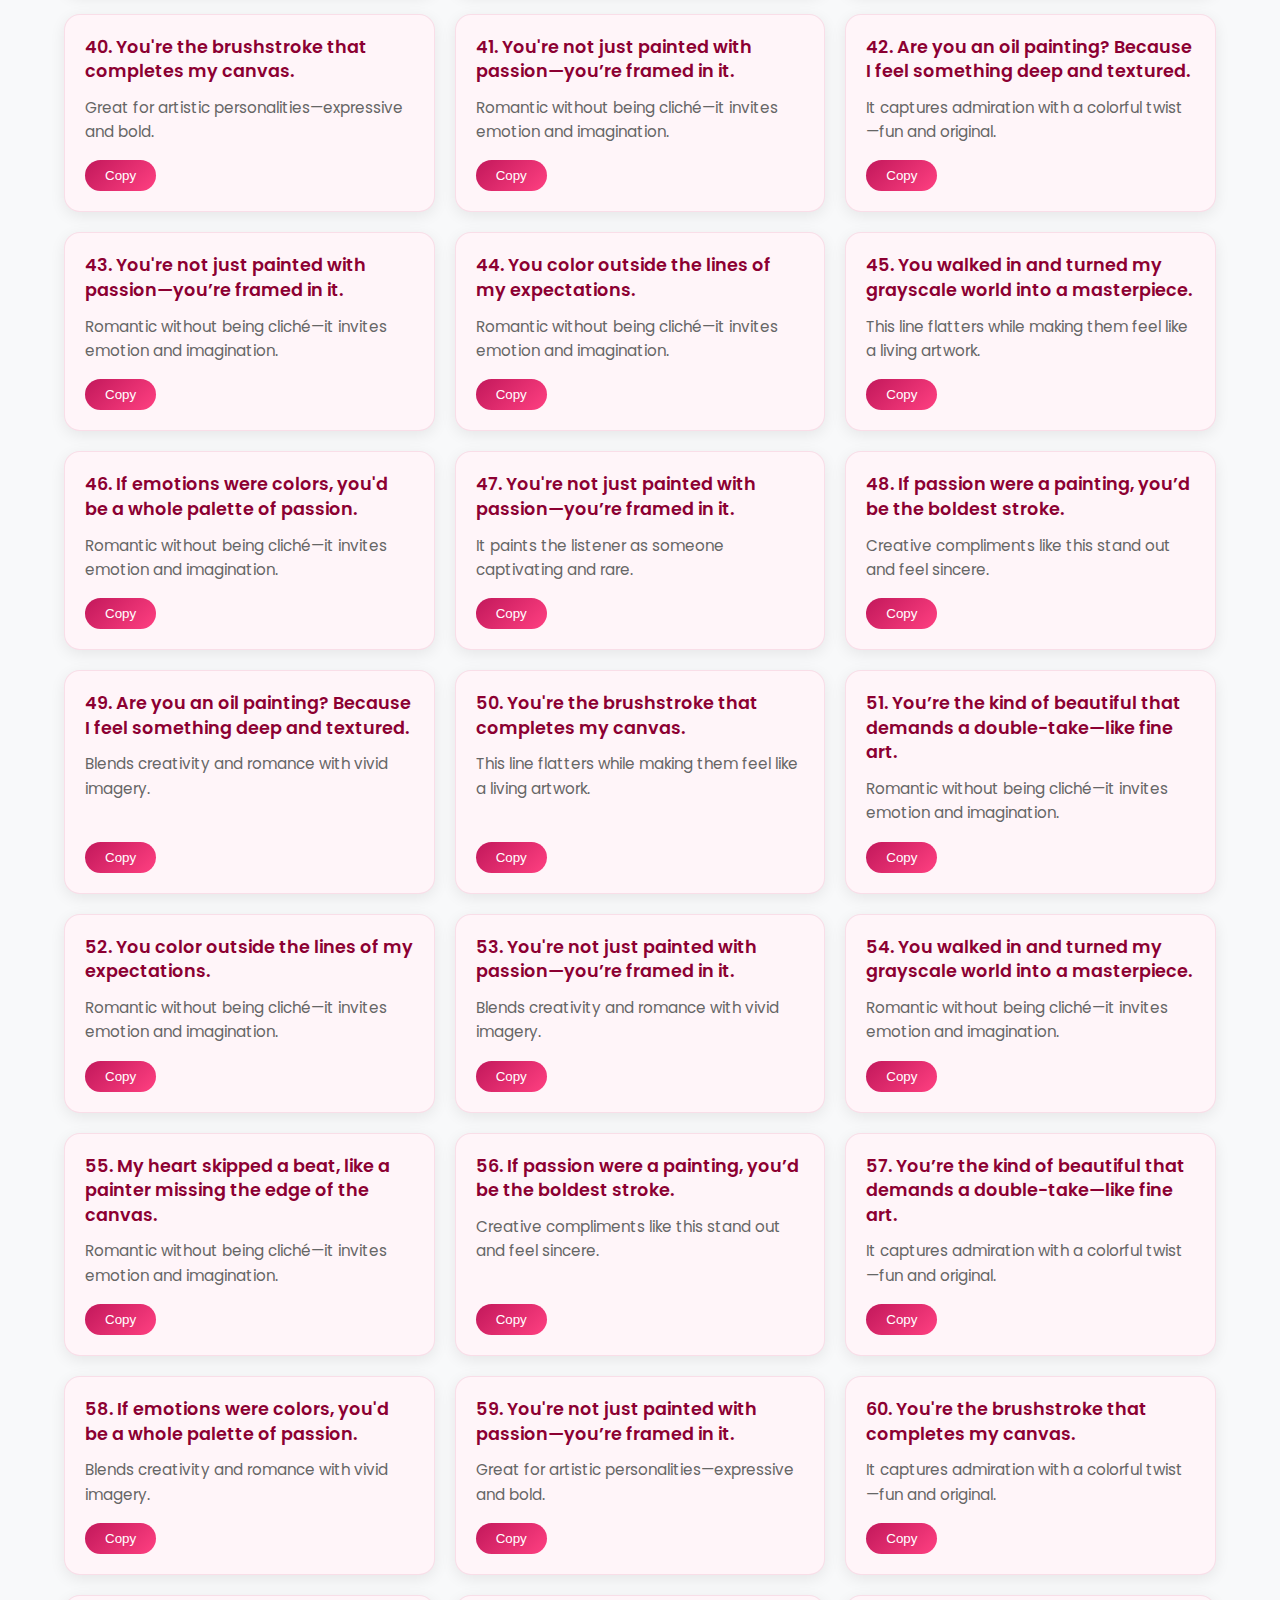
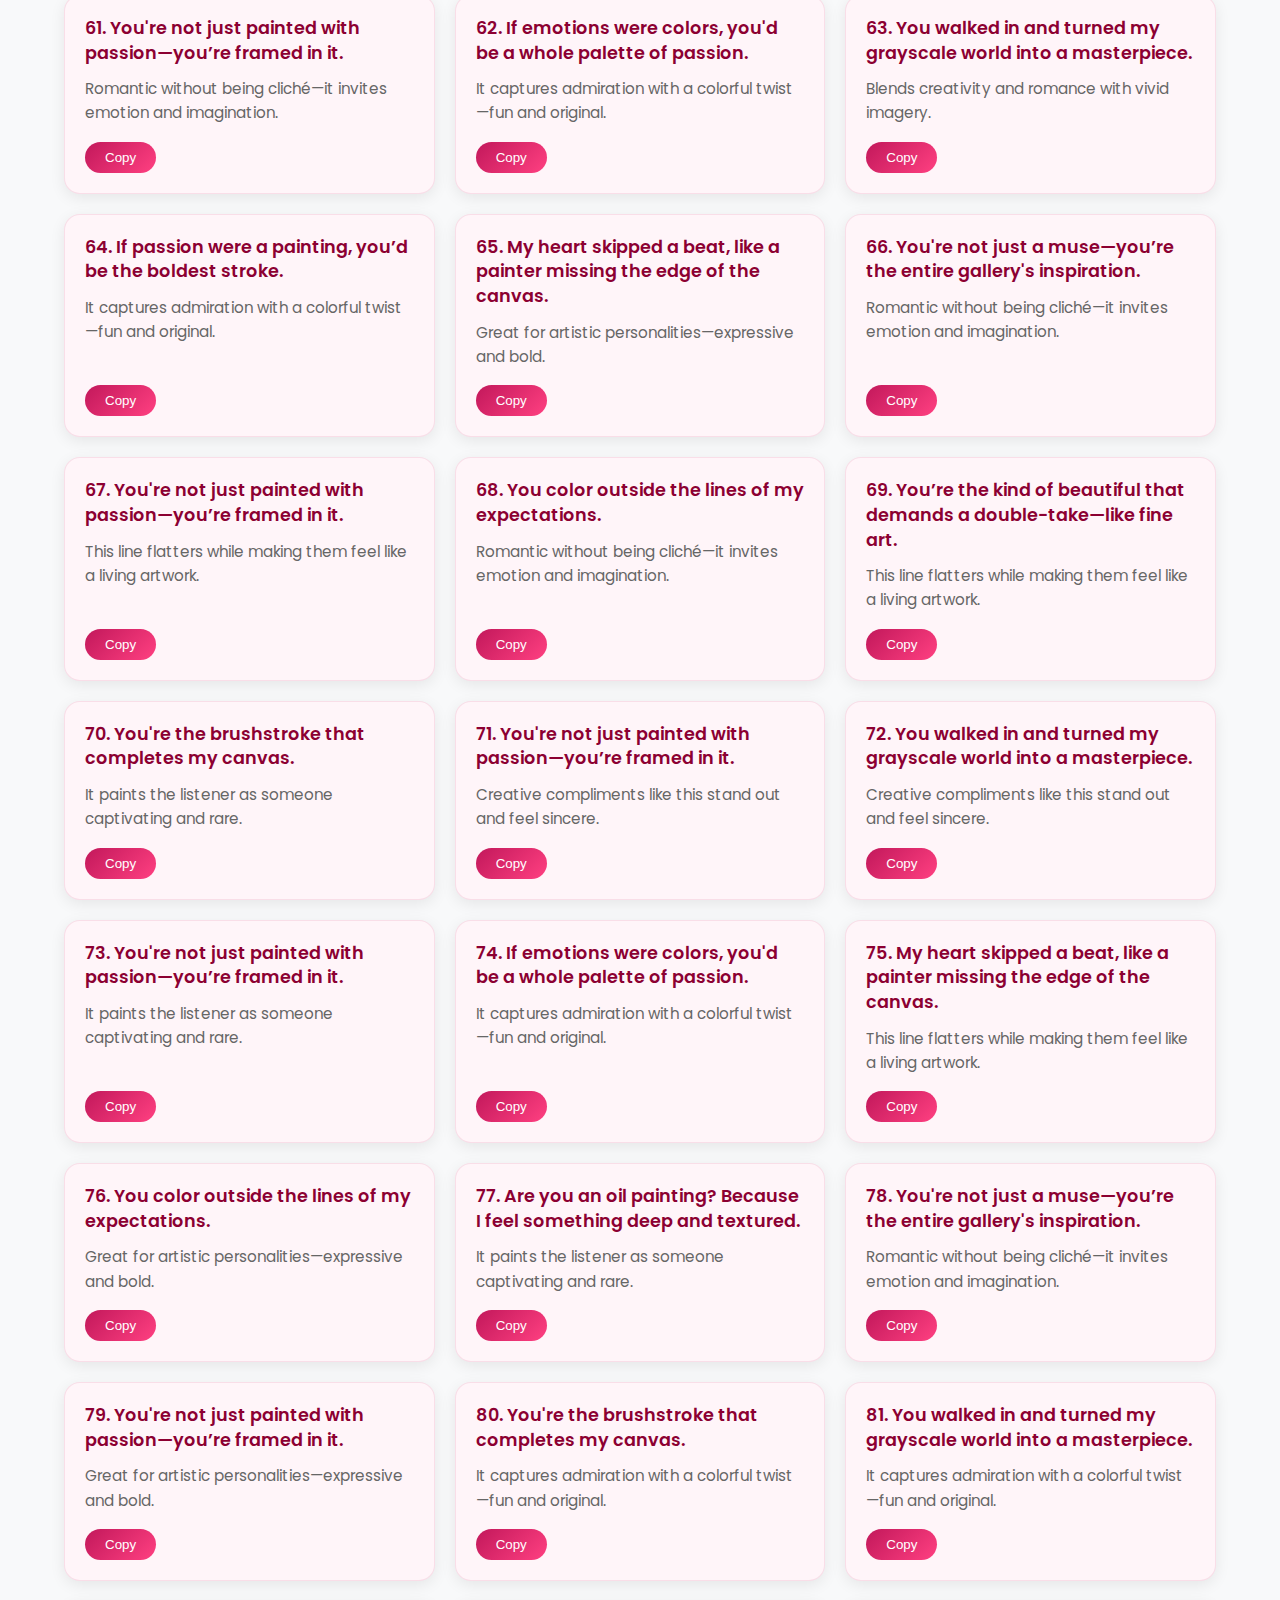
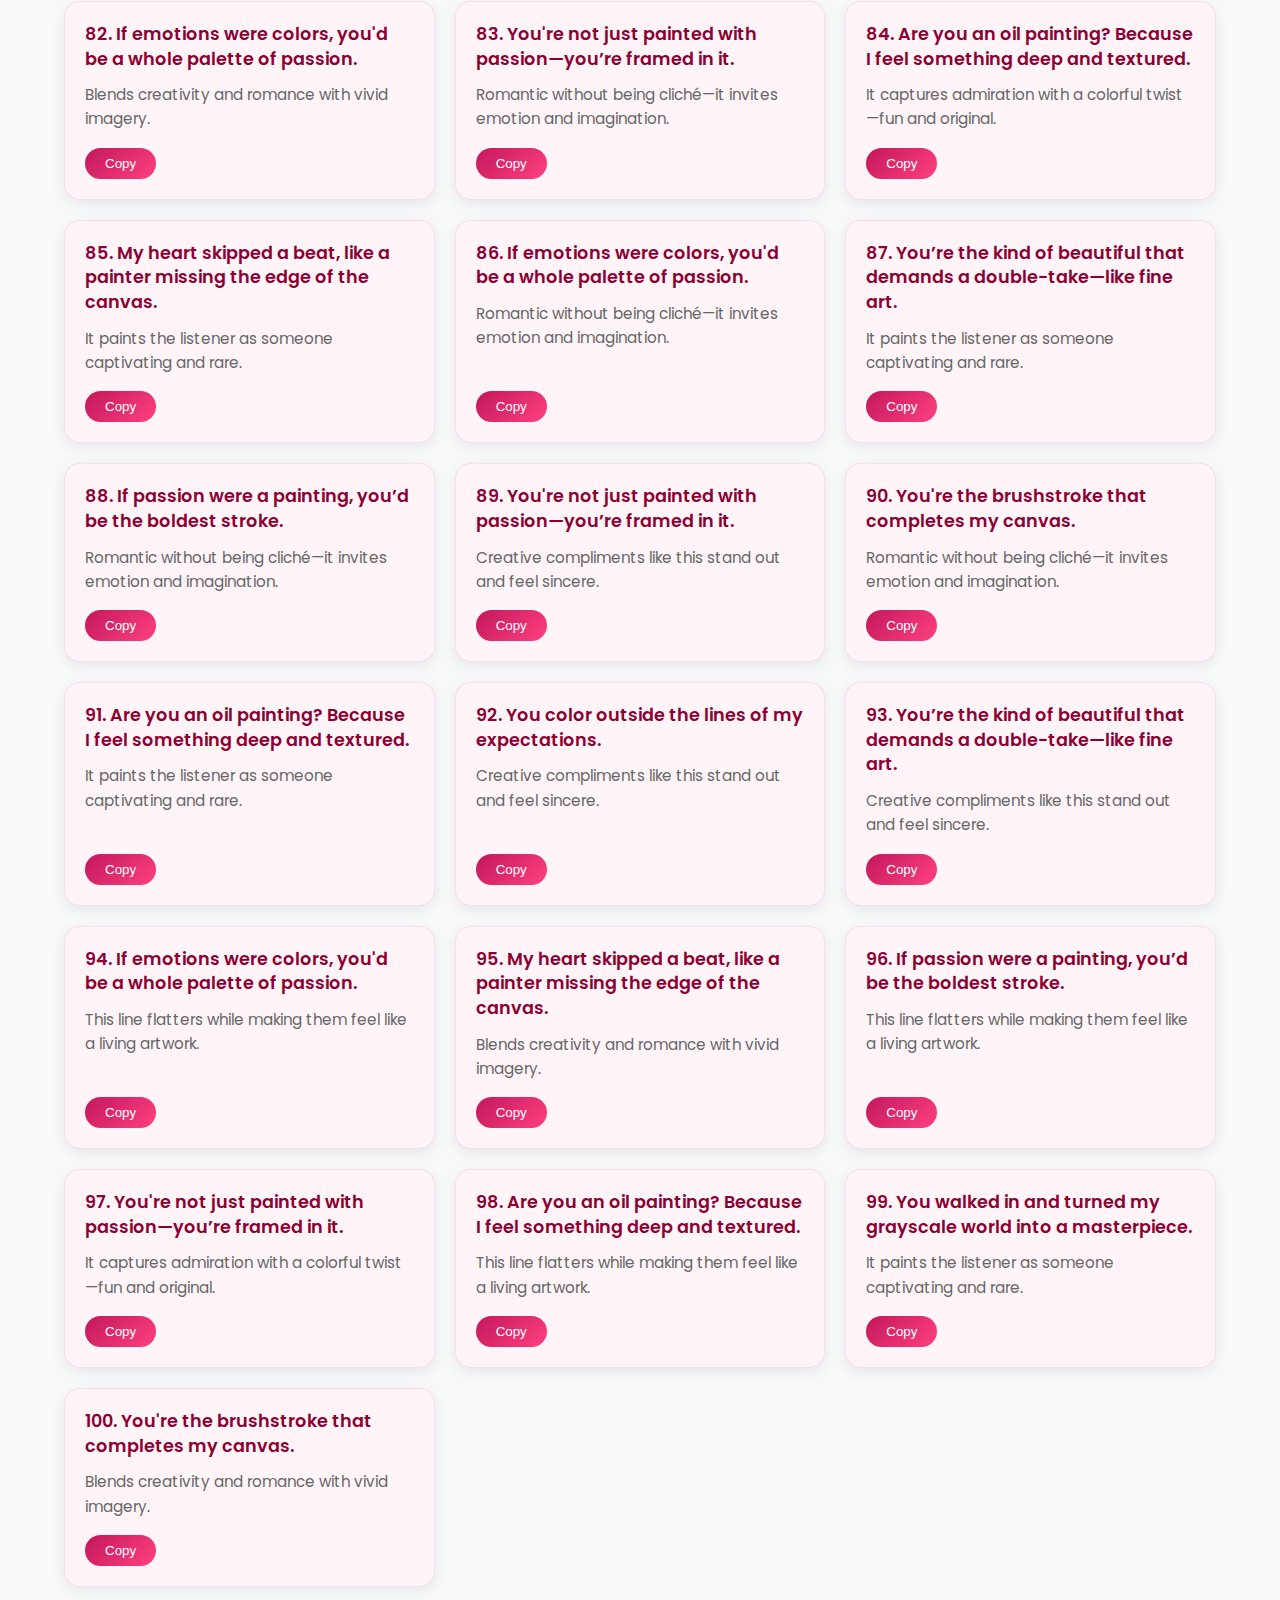
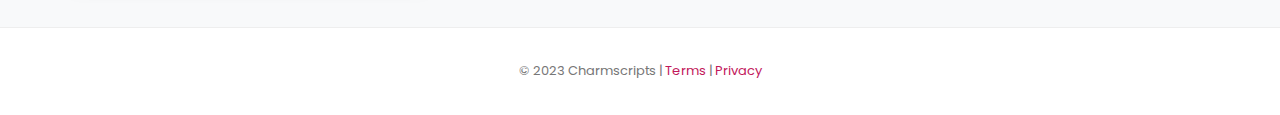
<file: file6.html>
<!DOCTYPE html>
<html lang="en">
<head>
  <meta charset="UTF-8" />
  <meta name="viewport" content="width=device-width, initial-scale=1.0"/>
  <title>100 Pickup Lines Painted with Passion</title>
  <link rel="preconnect" href="https://fonts.googleapis.com">
  <link href="https://fonts.googleapis.com/css2?family=Poppins:wght@400;500;600;700&display=swap" rel="stylesheet">
  <link rel="stylesheet" href="https://cdnjs.cloudflare.com/ajax/libs/font-awesome/6.4.0/css/all.min.css">
  <style>
    :root {
      --primary: #c2185b;
      --primary-dark: #8c0032;
      --secondary: #ff4081;
      --text: #333;
      --light-gray: #f8f9fa;
      --white: #fff;
      --card-bg: #fff5f9;
    }
    * {
      box-sizing: border-box;
    }
    body {
      margin: 0;
      font-family: 'Poppins', sans-serif;
      background: var(--light-gray);
      color: var(--text);
      line-height: 1.6;
    }
    .site-header {
      text-align: center;
      background: linear-gradient(135deg, var(--primary), var(--secondary));
      height: 70px;
      line-height: 70px;
      box-shadow: 0 4px 12px rgba(0,0,0,0.1);
      position: sticky;
      top: 0;
      z-index: 100;
    }
    .logo {
      font-size: 22px;
      font-weight: 700;
      color: var(--white);
      letter-spacing: 1px;
      text-decoration: none;
    }
    .logo span {
      color: #ffeb3b;
    }

    /* Page Header */
    .page-header {
      text-align: center;
      padding: 30px 5% 20px;
      background: linear-gradient(135deg, rgba(194,24,91,0.1), rgba(255,64,129,0.1));
      margin-bottom: 20px;
    }
    .page-header h1 {
      color: var(--primary);
      margin: 0;
      font-size: 28px;
    }
    .page-header p {
      color: #666;
      max-width: 600px;
      margin: 10px auto 0;
    }

    /* Grid Layout */
    .grid {
      display: grid;
      grid-template-columns: repeat(auto-fit, minmax(300px, 1fr));
      gap: 20px;
      padding: 0 5% 40px;
    }

    /* Cards */
    .card {
      background: var(--card-bg);
      border-radius: 16px;
      padding: 20px;
      box-shadow: 0 4px 15px rgba(0,0,0,0.08);
      display: flex;
      flex-direction: column;
      transition: all 0.3s ease;
      border: 1px solid rgba(194,24,91,0.1);
    }
    .card:hover {
      transform: translateY(-5px);
      box-shadow: 0 8px 25px rgba(0,0,0,0.12);
    }
    .pickup-line {
      font-weight: 600;
      font-size: 1.1em;
      margin-bottom: 12px;
      color: var(--primary-dark);
      line-height: 1.4;
    }
    .why {
      font-size: 0.95em;
      color: #666;
      margin-bottom: 16px;
      flex-grow: 1;
    }
    .copy-button {
      align-self: flex-start;
      background: linear-gradient(135deg, var(--primary), var(--secondary));
      color: white;
      border: none;
      padding: 8px 20px;
      border-radius: 30px;
      font-weight: 500;
      cursor: pointer;
      transition: all 0.3s;
      display: flex;
      align-items: center;
      gap: 8px;
    }
    .copy-button:hover {
      background: linear-gradient(135deg, var(--primary-dark), var(--primary));
      box-shadow: 0 4px 12px rgba(194,24,91,0.3);
    }
    .copy-button i {
      font-size: 14px;
    }

    /* Floating Action Button */
    .fab {
      position: fixed;
      bottom: 30px;
      right: 30px;
      background: linear-gradient(135deg, var(--primary), var(--secondary));
      color: white;
      width: 60px;
      height: 60px;
      border-radius: 50%;
      display: flex;
      align-items: center;
      justify-content: center;
      box-shadow: 0 4px 20px rgba(194,24,91,0.3);
      cursor: pointer;
      z-index: 50;
      transition: all 0.3s;
    }
    .fab:hover {
      transform: scale(1.1);
    }

    /* Footer */
    footer {
      text-align: center;
      padding: 20px;
      background: var(--white);
      font-size: 13px;
      color: #777;
      border-top: 1px solid #eee;
    }
    footer a {
      color: var(--primary);
      text-decoration: none;
    }

    /* Responsive Adjustments */
    @media (max-width: 768px) {
      .grid {
        grid-template-columns: 1fr;
        padding: 0 15px 30px;
      }
      .page-header h1 {
        font-size: 24px;
      }
      .fab {
        bottom: 20px;
        right: 20px;
        width: 50px;
        height: 50px;
      }
    }

    /* Animation for copy feedback */
    @keyframes fadeIn {
      from { opacity: 0; }
      to { opacity: 1; }
    }
    .copy-feedback {
      position: fixed;
      bottom: 100px;
      right: 30px;
      background: var(--primary);
      color: white;
      padding: 12px 20px;
      border-radius: 8px;
      box-shadow: 0 4px 12px rgba(0,0,0,0.15);
      z-index: 100;
      animation: fadeIn 0.3s;
      display: none;
    }
  </style>
</head>
<body>

  <header class="site-header">
    <a href="#" class="logo">Charm <span>SCRIPTS</span></a>
  </header>

  <div class="page-header">
    <h1>100 Pickup Lines Painted with Passion</h1>
    <p>Clever, bold, and charming lines to make an impression</p>
  </div>

  <div class="grid">

<div class="card"><div class="pickup-line">1. You're not just painted with passion—you’re framed in it.</div><div class="why">Romantic without being cliché—it invites emotion and imagination.</div><button class="copy-button" onclick="copyText(this)">Copy</button></div><div class="card"><div class="pickup-line">2. If emotions were colors, you'd be a whole palette of passion.</div><div class="why">Romantic without being cliché—it invites emotion and imagination.</div><button class="copy-button" onclick="copyText(this)">Copy</button></div><div class="card"><div class="pickup-line">3. You’re the kind of beautiful that demands a double-take—like fine art.</div><div class="why">Blends creativity and romance with vivid imagery.</div><button class="copy-button" onclick="copyText(this)">Copy</button></div><div class="card"><div class="pickup-line">4. You color outside the lines of my expectations.</div><div class="why">Creative compliments like this stand out and feel sincere.</div><button class="copy-button" onclick="copyText(this)">Copy</button></div><div class="card"><div class="pickup-line">5. My heart skipped a beat, like a painter missing the edge of the canvas.</div><div class="why">It captures admiration with a colorful twist—fun and original.</div><button class="copy-button" onclick="copyText(this)">Copy</button></div><div class="card"><div class="pickup-line">6. You're not just a muse—you’re the entire gallery's inspiration.</div><div class="why">Creative compliments like this stand out and feel sincere.</div><button class="copy-button" onclick="copyText(this)">Copy</button></div><div class="card"><div class="pickup-line">7. Are you an oil painting? Because I feel something deep and textured.</div><div class="why">Creative compliments like this stand out and feel sincere.</div><button class="copy-button" onclick="copyText(this)">Copy</button></div><div class="card"><div class="pickup-line">8. If passion were a painting, you’d be the boldest stroke.</div><div class="why">Romantic without being cliché—it invites emotion and imagination.</div><button class="copy-button" onclick="copyText(this)">Copy</button></div><div class="card"><div class="pickup-line">9. You walked in and turned my grayscale world into a masterpiece.</div><div class="why">Creative compliments like this stand out and feel sincere.</div><button class="copy-button" onclick="copyText(this)">Copy</button></div><div class="card"><div class="pickup-line">10. You're the brushstroke that completes my canvas.</div><div class="why">Romantic without being cliché—it invites emotion and imagination.</div><button class="copy-button" onclick="copyText(this)">Copy</button></div><div class="card"><div class="pickup-line">11. You're not just painted with passion—you’re framed in it.</div><div class="why">It paints the listener as someone captivating and rare.</div><button class="copy-button" onclick="copyText(this)">Copy</button></div><div class="card"><div class="pickup-line">12. You're not just a muse—you’re the entire gallery's inspiration.</div><div class="why">This line flatters while making them feel like a living artwork.</div><button class="copy-button" onclick="copyText(this)">Copy</button></div><div class="card"><div class="pickup-line">13. You're not just painted with passion—you’re framed in it.</div><div class="why">Romantic without being cliché—it invites emotion and imagination.</div><button class="copy-button" onclick="copyText(this)">Copy</button></div><div class="card"><div class="pickup-line">14. Are you an oil painting? Because I feel something deep and textured.</div><div class="why">Great for artistic personalities—expressive and bold.</div><button class="copy-button" onclick="copyText(this)">Copy</button></div><div class="card"><div class="pickup-line">15. My heart skipped a beat, like a painter missing the edge of the canvas.</div><div class="why">Blends creativity and romance with vivid imagery.</div><button class="copy-button" onclick="copyText(this)">Copy</button></div><div class="card"><div class="pickup-line">16. If passion were a painting, you’d be the boldest stroke.</div><div class="why">Great for artistic personalities—expressive and bold.</div><button class="copy-button" onclick="copyText(this)">Copy</button></div><div class="card"><div class="pickup-line">17. You're not just painted with passion—you’re framed in it.</div><div class="why">It paints the listener as someone captivating and rare.</div><button class="copy-button" onclick="copyText(this)">Copy</button></div><div class="card"><div class="pickup-line">18. You walked in and turned my grayscale world into a masterpiece.</div><div class="why">This line flatters while making them feel like a living artwork.</div><button class="copy-button" onclick="copyText(this)">Copy</button></div><div class="card"><div class="pickup-line">19. You're not just painted with passion—you’re framed in it.</div><div class="why">Romantic without being cliché—it invites emotion and imagination.</div><button class="copy-button" onclick="copyText(this)">Copy</button></div><div class="card"><div class="pickup-line">20. You're the brushstroke that completes my canvas.</div><div class="why">Great for artistic personalities—expressive and bold.</div><button class="copy-button" onclick="copyText(this)">Copy</button></div><div class="card"><div class="pickup-line">21. Are you an oil painting? Because I feel something deep and textured.</div><div class="why">Great for artistic personalities—expressive and bold.</div><button class="copy-button" onclick="copyText(this)">Copy</button></div><div class="card"><div class="pickup-line">22. If emotions were colors, you'd be a whole palette of passion.</div><div class="why">This line flatters while making them feel like a living artwork.</div><button class="copy-button" onclick="copyText(this)">Copy</button></div><div class="card"><div class="pickup-line">23. You're not just painted with passion—you’re framed in it.</div><div class="why">Creative compliments like this stand out and feel sincere.</div><button class="copy-button" onclick="copyText(this)">Copy</button></div><div class="card"><div class="pickup-line">24. If passion were a painting, you’d be the boldest stroke.</div><div class="why">Great for artistic personalities—expressive and bold.</div><button class="copy-button" onclick="copyText(this)">Copy</button></div><div class="card"><div class="pickup-line">25. My heart skipped a beat, like a painter missing the edge of the canvas.</div><div class="why">Great for artistic personalities—expressive and bold.</div><button class="copy-button" onclick="copyText(this)">Copy</button></div><div class="card"><div class="pickup-line">26. If emotions were colors, you'd be a whole palette of passion.</div><div class="why">Romantic without being cliché—it invites emotion and imagination.</div><button class="copy-button" onclick="copyText(this)">Copy</button></div><div class="card"><div class="pickup-line">27. You walked in and turned my grayscale world into a masterpiece.</div><div class="why">Blends creativity and romance with vivid imagery.</div><button class="copy-button" onclick="copyText(this)">Copy</button></div><div class="card"><div class="pickup-line">28. Are you an oil painting? Because I feel something deep and textured.</div><div class="why">It captures admiration with a colorful twist—fun and original.</div><button class="copy-button" onclick="copyText(this)">Copy</button></div><div class="card"><div class="pickup-line">29. You're not just painted with passion—you’re framed in it.</div><div class="why">Romantic without being cliché—it invites emotion and imagination.</div><button class="copy-button" onclick="copyText(this)">Copy</button></div><div class="card"><div class="pickup-line">30. You're the brushstroke that completes my canvas.</div><div class="why">It captures admiration with a colorful twist—fun and original.</div><button class="copy-button" onclick="copyText(this)">Copy</button></div><div class="card"><div class="pickup-line">31. You're not just painted with passion—you’re framed in it.</div><div class="why">Blends creativity and romance with vivid imagery.</div><button class="copy-button" onclick="copyText(this)">Copy</button></div><div class="card"><div class="pickup-line">32. If passion were a painting, you’d be the boldest stroke.</div><div class="why">It paints the listener as someone captivating and rare.</div><button class="copy-button" onclick="copyText(this)">Copy</button></div><div class="card"><div class="pickup-line">33. You’re the kind of beautiful that demands a double-take—like fine art.</div><div class="why">Great for artistic personalities—expressive and bold.</div><button class="copy-button" onclick="copyText(this)">Copy</button></div><div class="card"><div class="pickup-line">34. If emotions were colors, you'd be a whole palette of passion.</div><div class="why">It paints the listener as someone captivating and rare.</div><button class="copy-button" onclick="copyText(this)">Copy</button></div><div class="card"><div class="pickup-line">35. Are you an oil painting? Because I feel something deep and textured.</div><div class="why">Romantic without being cliché—it invites emotion and imagination.</div><button class="copy-button" onclick="copyText(this)">Copy</button></div><div class="card"><div class="pickup-line">36. You walked in and turned my grayscale world into a masterpiece.</div><div class="why">Romantic without being cliché—it invites emotion and imagination.</div><button class="copy-button" onclick="copyText(this)">Copy</button></div><div class="card"><div class="pickup-line">37. You're not just painted with passion—you’re framed in it.</div><div class="why">Romantic without being cliché—it invites emotion and imagination.</div><button class="copy-button" onclick="copyText(this)">Copy</button></div><div class="card"><div class="pickup-line">38. If emotions were colors, you'd be a whole palette of passion.</div><div class="why">It paints the listener as someone captivating and rare.</div><button class="copy-button" onclick="copyText(this)">Copy</button></div><div class="card"><div class="pickup-line">39. You’re the kind of beautiful that demands a double-take—like fine art.</div><div class="why">It captures admiration with a colorful twist—fun and original.</div><button class="copy-button" onclick="copyText(this)">Copy</button></div><div class="card"><div class="pickup-line">40. You're the brushstroke that completes my canvas.</div><div class="why">Great for artistic personalities—expressive and bold.</div><button class="copy-button" onclick="copyText(this)">Copy</button></div><div class="card"><div class="pickup-line">41. You're not just painted with passion—you’re framed in it.</div><div class="why">Romantic without being cliché—it invites emotion and imagination.</div><button class="copy-button" onclick="copyText(this)">Copy</button></div><div class="card"><div class="pickup-line">42. Are you an oil painting? Because I feel something deep and textured.</div><div class="why">It captures admiration with a colorful twist—fun and original.</div><button class="copy-button" onclick="copyText(this)">Copy</button></div><div class="card"><div class="pickup-line">43. You're not just painted with passion—you’re framed in it.</div><div class="why">Romantic without being cliché—it invites emotion and imagination.</div><button class="copy-button" onclick="copyText(this)">Copy</button></div><div class="card"><div class="pickup-line">44. You color outside the lines of my expectations.</div><div class="why">Romantic without being cliché—it invites emotion and imagination.</div><button class="copy-button" onclick="copyText(this)">Copy</button></div><div class="card"><div class="pickup-line">45. You walked in and turned my grayscale world into a masterpiece.</div><div class="why">This line flatters while making them feel like a living artwork.</div><button class="copy-button" onclick="copyText(this)">Copy</button></div><div class="card"><div class="pickup-line">46. If emotions were colors, you'd be a whole palette of passion.</div><div class="why">Romantic without being cliché—it invites emotion and imagination.</div><button class="copy-button" onclick="copyText(this)">Copy</button></div><div class="card"><div class="pickup-line">47. You're not just painted with passion—you’re framed in it.</div><div class="why">It paints the listener as someone captivating and rare.</div><button class="copy-button" onclick="copyText(this)">Copy</button></div><div class="card"><div class="pickup-line">48. If passion were a painting, you’d be the boldest stroke.</div><div class="why">Creative compliments like this stand out and feel sincere.</div><button class="copy-button" onclick="copyText(this)">Copy</button></div><div class="card"><div class="pickup-line">49. Are you an oil painting? Because I feel something deep and textured.</div><div class="why">Blends creativity and romance with vivid imagery.</div><button class="copy-button" onclick="copyText(this)">Copy</button></div><div class="card"><div class="pickup-line">50. You're the brushstroke that completes my canvas.</div><div class="why">This line flatters while making them feel like a living artwork.</div><button class="copy-button" onclick="copyText(this)">Copy</button></div><div class="card"><div class="pickup-line">51. You’re the kind of beautiful that demands a double-take—like fine art.</div><div class="why">Romantic without being cliché—it invites emotion and imagination.</div><button class="copy-button" onclick="copyText(this)">Copy</button></div><div class="card"><div class="pickup-line">52. You color outside the lines of my expectations.</div><div class="why">Romantic without being cliché—it invites emotion and imagination.</div><button class="copy-button" onclick="copyText(this)">Copy</button></div><div class="card"><div class="pickup-line">53. You're not just painted with passion—you’re framed in it.</div><div class="why">Blends creativity and romance with vivid imagery.</div><button class="copy-button" onclick="copyText(this)">Copy</button></div><div class="card"><div class="pickup-line">54. You walked in and turned my grayscale world into a masterpiece.</div><div class="why">Romantic without being cliché—it invites emotion and imagination.</div><button class="copy-button" onclick="copyText(this)">Copy</button></div><div class="card"><div class="pickup-line">55. My heart skipped a beat, like a painter missing the edge of the canvas.</div><div class="why">Romantic without being cliché—it invites emotion and imagination.</div><button class="copy-button" onclick="copyText(this)">Copy</button></div><div class="card"><div class="pickup-line">56. If passion were a painting, you’d be the boldest stroke.</div><div class="why">Creative compliments like this stand out and feel sincere.</div><button class="copy-button" onclick="copyText(this)">Copy</button></div><div class="card"><div class="pickup-line">57. You’re the kind of beautiful that demands a double-take—like fine art.</div><div class="why">It captures admiration with a colorful twist—fun and original.</div><button class="copy-button" onclick="copyText(this)">Copy</button></div><div class="card"><div class="pickup-line">58. If emotions were colors, you'd be a whole palette of passion.</div><div class="why">Blends creativity and romance with vivid imagery.</div><button class="copy-button" onclick="copyText(this)">Copy</button></div><div class="card"><div class="pickup-line">59. You're not just painted with passion—you’re framed in it.</div><div class="why">Great for artistic personalities—expressive and bold.</div><button class="copy-button" onclick="copyText(this)">Copy</button></div><div class="card"><div class="pickup-line">60. You're the brushstroke that completes my canvas.</div><div class="why">It captures admiration with a colorful twist—fun and original.</div><button class="copy-button" onclick="copyText(this)">Copy</button></div><div class="card"><div class="pickup-line">61. You're not just painted with passion—you’re framed in it.</div><div class="why">Romantic without being cliché—it invites emotion and imagination.</div><button class="copy-button" onclick="copyText(this)">Copy</button></div><div class="card"><div class="pickup-line">62. If emotions were colors, you'd be a whole palette of passion.</div><div class="why">It captures admiration with a colorful twist—fun and original.</div><button class="copy-button" onclick="copyText(this)">Copy</button></div><div class="card"><div class="pickup-line">63. You walked in and turned my grayscale world into a masterpiece.</div><div class="why">Blends creativity and romance with vivid imagery.</div><button class="copy-button" onclick="copyText(this)">Copy</button></div><div class="card"><div class="pickup-line">64. If passion were a painting, you’d be the boldest stroke.</div><div class="why">It captures admiration with a colorful twist—fun and original.</div><button class="copy-button" onclick="copyText(this)">Copy</button></div><div class="card"><div class="pickup-line">65. My heart skipped a beat, like a painter missing the edge of the canvas.</div><div class="why">Great for artistic personalities—expressive and bold.</div><button class="copy-button" onclick="copyText(this)">Copy</button></div><div class="card"><div class="pickup-line">66. You're not just a muse—you’re the entire gallery's inspiration.</div><div class="why">Romantic without being cliché—it invites emotion and imagination.</div><button class="copy-button" onclick="copyText(this)">Copy</button></div><div class="card"><div class="pickup-line">67. You're not just painted with passion—you’re framed in it.</div><div class="why">This line flatters while making them feel like a living artwork.</div><button class="copy-button" onclick="copyText(this)">Copy</button></div><div class="card"><div class="pickup-line">68. You color outside the lines of my expectations.</div><div class="why">Romantic without being cliché—it invites emotion and imagination.</div><button class="copy-button" onclick="copyText(this)">Copy</button></div><div class="card"><div class="pickup-line">69. You’re the kind of beautiful that demands a double-take—like fine art.</div><div class="why">This line flatters while making them feel like a living artwork.</div><button class="copy-button" onclick="copyText(this)">Copy</button></div><div class="card"><div class="pickup-line">70. You're the brushstroke that completes my canvas.</div><div class="why">It paints the listener as someone captivating and rare.</div><button class="copy-button" onclick="copyText(this)">Copy</button></div><div class="card"><div class="pickup-line">71. You're not just painted with passion—you’re framed in it.</div><div class="why">Creative compliments like this stand out and feel sincere.</div><button class="copy-button" onclick="copyText(this)">Copy</button></div><div class="card"><div class="pickup-line">72. You walked in and turned my grayscale world into a masterpiece.</div><div class="why">Creative compliments like this stand out and feel sincere.</div><button class="copy-button" onclick="copyText(this)">Copy</button></div><div class="card"><div class="pickup-line">73. You're not just painted with passion—you’re framed in it.</div><div class="why">It paints the listener as someone captivating and rare.</div><button class="copy-button" onclick="copyText(this)">Copy</button></div><div class="card"><div class="pickup-line">74. If emotions were colors, you'd be a whole palette of passion.</div><div class="why">It captures admiration with a colorful twist—fun and original.</div><button class="copy-button" onclick="copyText(this)">Copy</button></div><div class="card"><div class="pickup-line">75. My heart skipped a beat, like a painter missing the edge of the canvas.</div><div class="why">This line flatters while making them feel like a living artwork.</div><button class="copy-button" onclick="copyText(this)">Copy</button></div><div class="card"><div class="pickup-line">76. You color outside the lines of my expectations.</div><div class="why">Great for artistic personalities—expressive and bold.</div><button class="copy-button" onclick="copyText(this)">Copy</button></div><div class="card"><div class="pickup-line">77. Are you an oil painting? Because I feel something deep and textured.</div><div class="why">It paints the listener as someone captivating and rare.</div><button class="copy-button" onclick="copyText(this)">Copy</button></div><div class="card"><div class="pickup-line">78. You're not just a muse—you’re the entire gallery's inspiration.</div><div class="why">Romantic without being cliché—it invites emotion and imagination.</div><button class="copy-button" onclick="copyText(this)">Copy</button></div><div class="card"><div class="pickup-line">79. You're not just painted with passion—you’re framed in it.</div><div class="why">Great for artistic personalities—expressive and bold.</div><button class="copy-button" onclick="copyText(this)">Copy</button></div><div class="card"><div class="pickup-line">80. You're the brushstroke that completes my canvas.</div><div class="why">It captures admiration with a colorful twist—fun and original.</div><button class="copy-button" onclick="copyText(this)">Copy</button></div><div class="card"><div class="pickup-line">81. You walked in and turned my grayscale world into a masterpiece.</div><div class="why">It captures admiration with a colorful twist—fun and original.</div><button class="copy-button" onclick="copyText(this)">Copy</button></div><div class="card"><div class="pickup-line">82. If emotions were colors, you'd be a whole palette of passion.</div><div class="why">Blends creativity and romance with vivid imagery.</div><button class="copy-button" onclick="copyText(this)">Copy</button></div><div class="card"><div class="pickup-line">83. You're not just painted with passion—you’re framed in it.</div><div class="why">Romantic without being cliché—it invites emotion and imagination.</div><button class="copy-button" onclick="copyText(this)">Copy</button></div><div class="card"><div class="pickup-line">84. Are you an oil painting? Because I feel something deep and textured.</div><div class="why">It captures admiration with a colorful twist—fun and original.</div><button class="copy-button" onclick="copyText(this)">Copy</button></div><div class="card"><div class="pickup-line">85. My heart skipped a beat, like a painter missing the edge of the canvas.</div><div class="why">It paints the listener as someone captivating and rare.</div><button class="copy-button" onclick="copyText(this)">Copy</button></div><div class="card"><div class="pickup-line">86. If emotions were colors, you'd be a whole palette of passion.</div><div class="why">Romantic without being cliché—it invites emotion and imagination.</div><button class="copy-button" onclick="copyText(this)">Copy</button></div><div class="card"><div class="pickup-line">87. You’re the kind of beautiful that demands a double-take—like fine art.</div><div class="why">It paints the listener as someone captivating and rare.</div><button class="copy-button" onclick="copyText(this)">Copy</button></div><div class="card"><div class="pickup-line">88. If passion were a painting, you’d be the boldest stroke.</div><div class="why">Romantic without being cliché—it invites emotion and imagination.</div><button class="copy-button" onclick="copyText(this)">Copy</button></div><div class="card"><div class="pickup-line">89. You're not just painted with passion—you’re framed in it.</div><div class="why">Creative compliments like this stand out and feel sincere.</div><button class="copy-button" onclick="copyText(this)">Copy</button></div><div class="card"><div class="pickup-line">90. You're the brushstroke that completes my canvas.</div><div class="why">Romantic without being cliché—it invites emotion and imagination.</div><button class="copy-button" onclick="copyText(this)">Copy</button></div><div class="card"><div class="pickup-line">91. Are you an oil painting? Because I feel something deep and textured.</div><div class="why">It paints the listener as someone captivating and rare.</div><button class="copy-button" onclick="copyText(this)">Copy</button></div><div class="card"><div class="pickup-line">92. You color outside the lines of my expectations.</div><div class="why">Creative compliments like this stand out and feel sincere.</div><button class="copy-button" onclick="copyText(this)">Copy</button></div><div class="card"><div class="pickup-line">93. You’re the kind of beautiful that demands a double-take—like fine art.</div><div class="why">Creative compliments like this stand out and feel sincere.</div><button class="copy-button" onclick="copyText(this)">Copy</button></div><div class="card"><div class="pickup-line">94. If emotions were colors, you'd be a whole palette of passion.</div><div class="why">This line flatters while making them feel like a living artwork.</div><button class="copy-button" onclick="copyText(this)">Copy</button></div><div class="card"><div class="pickup-line">95. My heart skipped a beat, like a painter missing the edge of the canvas.</div><div class="why">Blends creativity and romance with vivid imagery.</div><button class="copy-button" onclick="copyText(this)">Copy</button></div><div class="card"><div class="pickup-line">96. If passion were a painting, you’d be the boldest stroke.</div><div class="why">This line flatters while making them feel like a living artwork.</div><button class="copy-button" onclick="copyText(this)">Copy</button></div><div class="card"><div class="pickup-line">97. You're not just painted with passion—you’re framed in it.</div><div class="why">It captures admiration with a colorful twist—fun and original.</div><button class="copy-button" onclick="copyText(this)">Copy</button></div><div class="card"><div class="pickup-line">98. Are you an oil painting? Because I feel something deep and textured.</div><div class="why">This line flatters while making them feel like a living artwork.</div><button class="copy-button" onclick="copyText(this)">Copy</button></div><div class="card"><div class="pickup-line">99. You walked in and turned my grayscale world into a masterpiece.</div><div class="why">It paints the listener as someone captivating and rare.</div><button class="copy-button" onclick="copyText(this)">Copy</button></div><div class="card"><div class="pickup-line">100. You're the brushstroke that completes my canvas.</div><div class="why">Blends creativity and romance with vivid imagery.</div><button class="copy-button" onclick="copyText(this)">Copy</button></div>

  </div>


  <!-- Floating Action Button -->
  <div class="fab" onclick="scrollToTop()">
    <i class="fas fa-arrow-up"></i>
  </div>

  <!-- Copy Feedback -->
  <div class="copy-feedback" id="copyFeedback">
    Line copied to clipboard!
  </div>

  <footer>
    <p>© 2023 Charmscripts | <a href="#">Terms</a> | <a href="#">Privacy</a></p>
  </footer>

  <script>
    // Enhanced copy function with visual feedback
    function copyText(button) {
      const text = button.parentElement.querySelector('.pickup-line').innerText;
      const cleanedText = text.replace(/^\d+\.\s*/, ''); // Remove leading number and dot
      
      navigator.clipboard.writeText(cleanedText).then(() => {
        // Show feedback
        const feedback = document.getElementById('copyFeedback');
        feedback.style.display = 'block';
        setTimeout(() => {
          feedback.style.display = 'none';
        }, 2000);
        
        // Button feedback
        const icon = button.querySelector('i');
        const originalIcon = icon.className;
        button.disabled = true;
        icon.className = 'fas fa-check';
        button.innerHTML = `<i class="fas fa-check"></i> Copied!`;
        
        setTimeout(() => {
          button.disabled = false;
          icon.className = originalIcon;
          button.innerHTML = `<i class="${originalIcon}"></i> Copy`;
        }, 1500);
      });
    }

    // Scroll to top function
    function scrollToTop() {
      window.scrollTo({
        top: 0,
        behavior: 'smooth'
      });
    }

    // Show/hide FAB based on scroll position
    window.addEventListener('scroll', () => {
      const fab = document.querySelector('.fab');
      if (window.scrollY > 300) {
        fab.style.display = 'flex';
      } else {
        fab.style.display = 'none';
      }
    });

    // Initialize - hide FAB initially
    document.querySelector('.fab').style.display = 'none';
  </script>
</body>
</html>
</file>
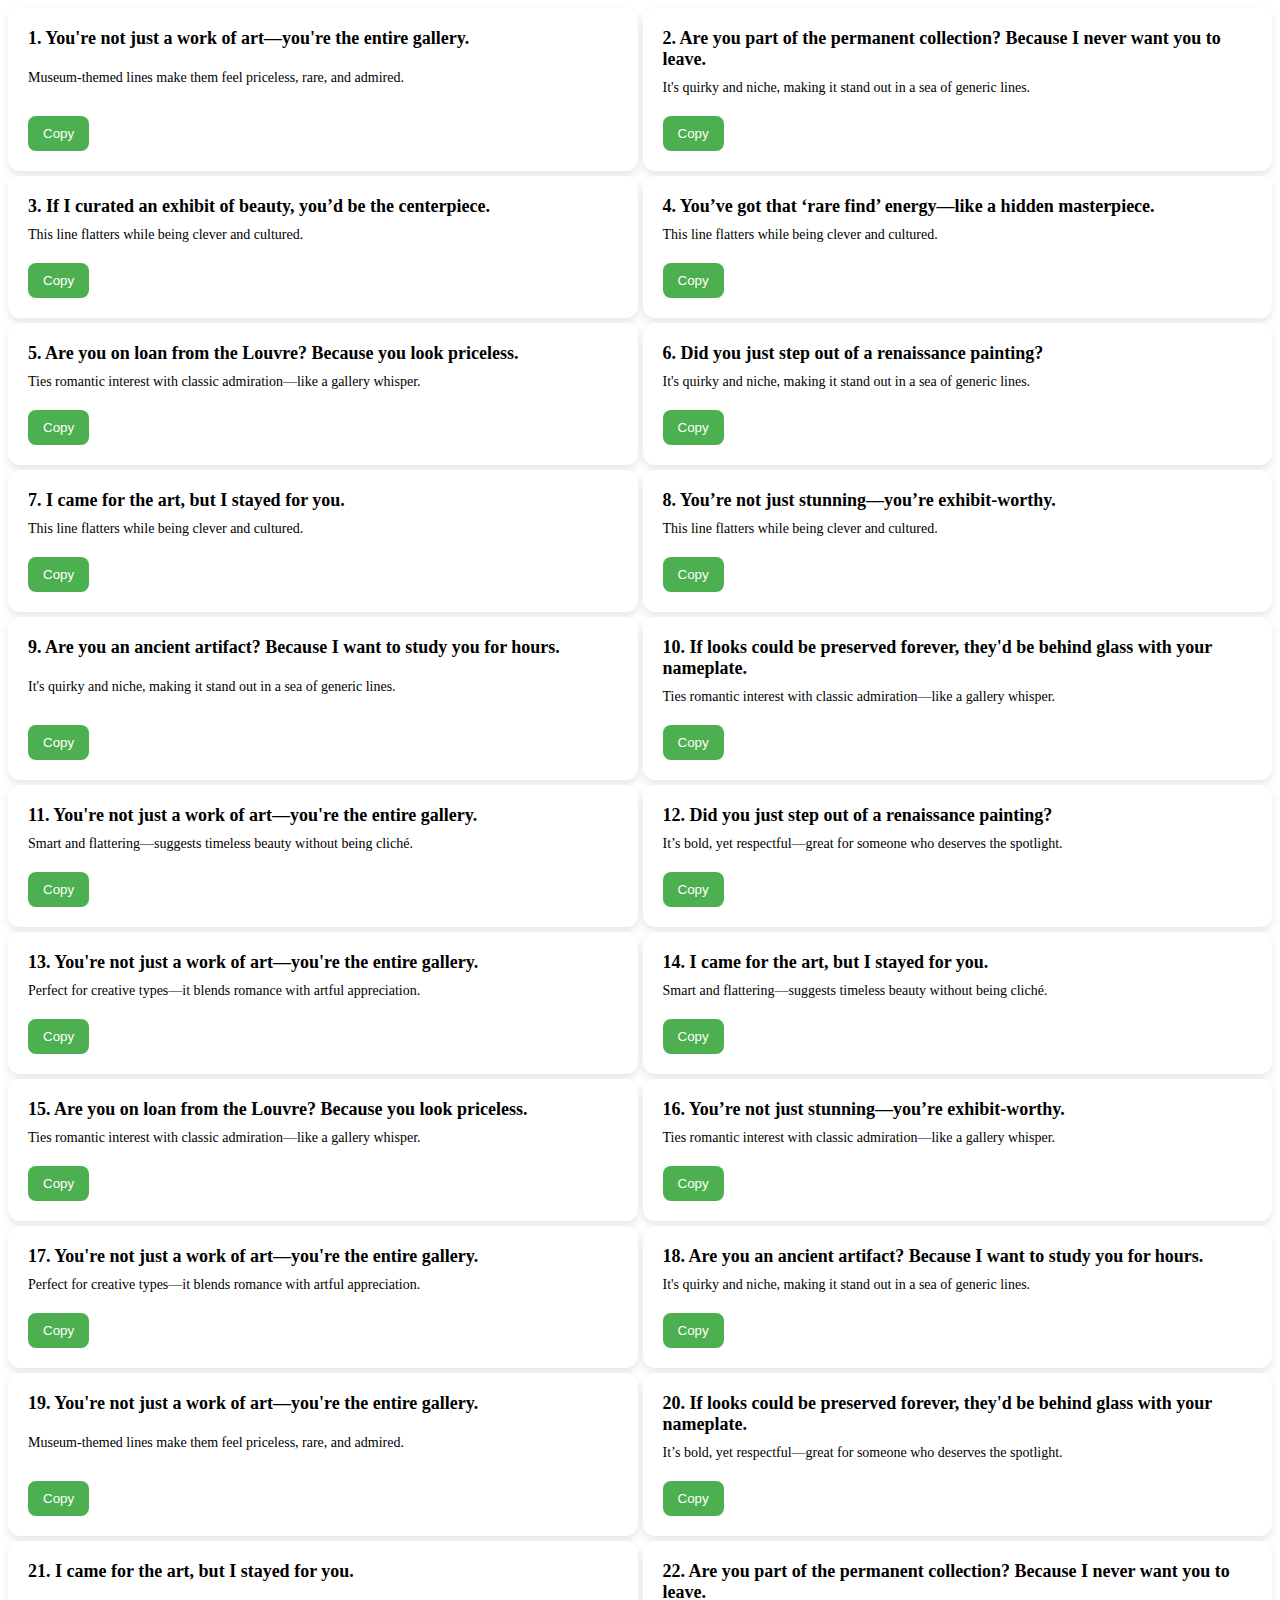
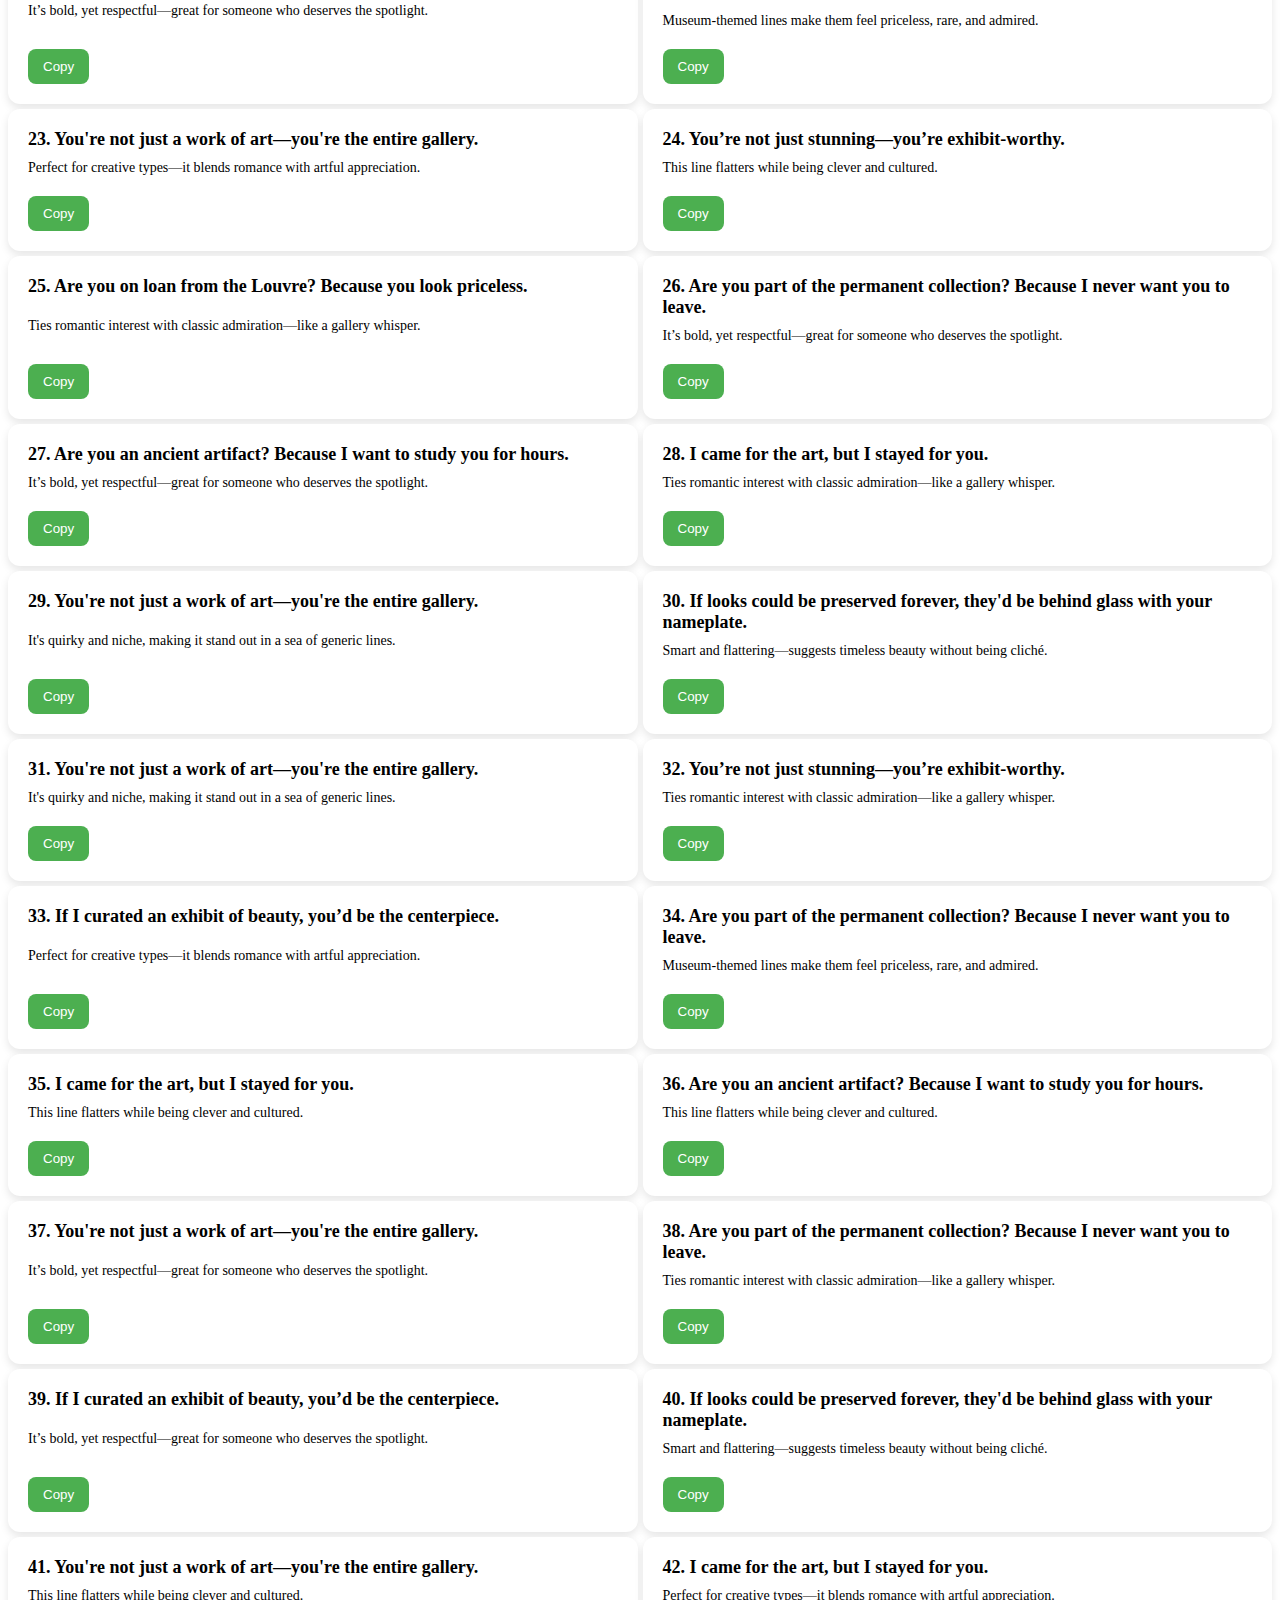
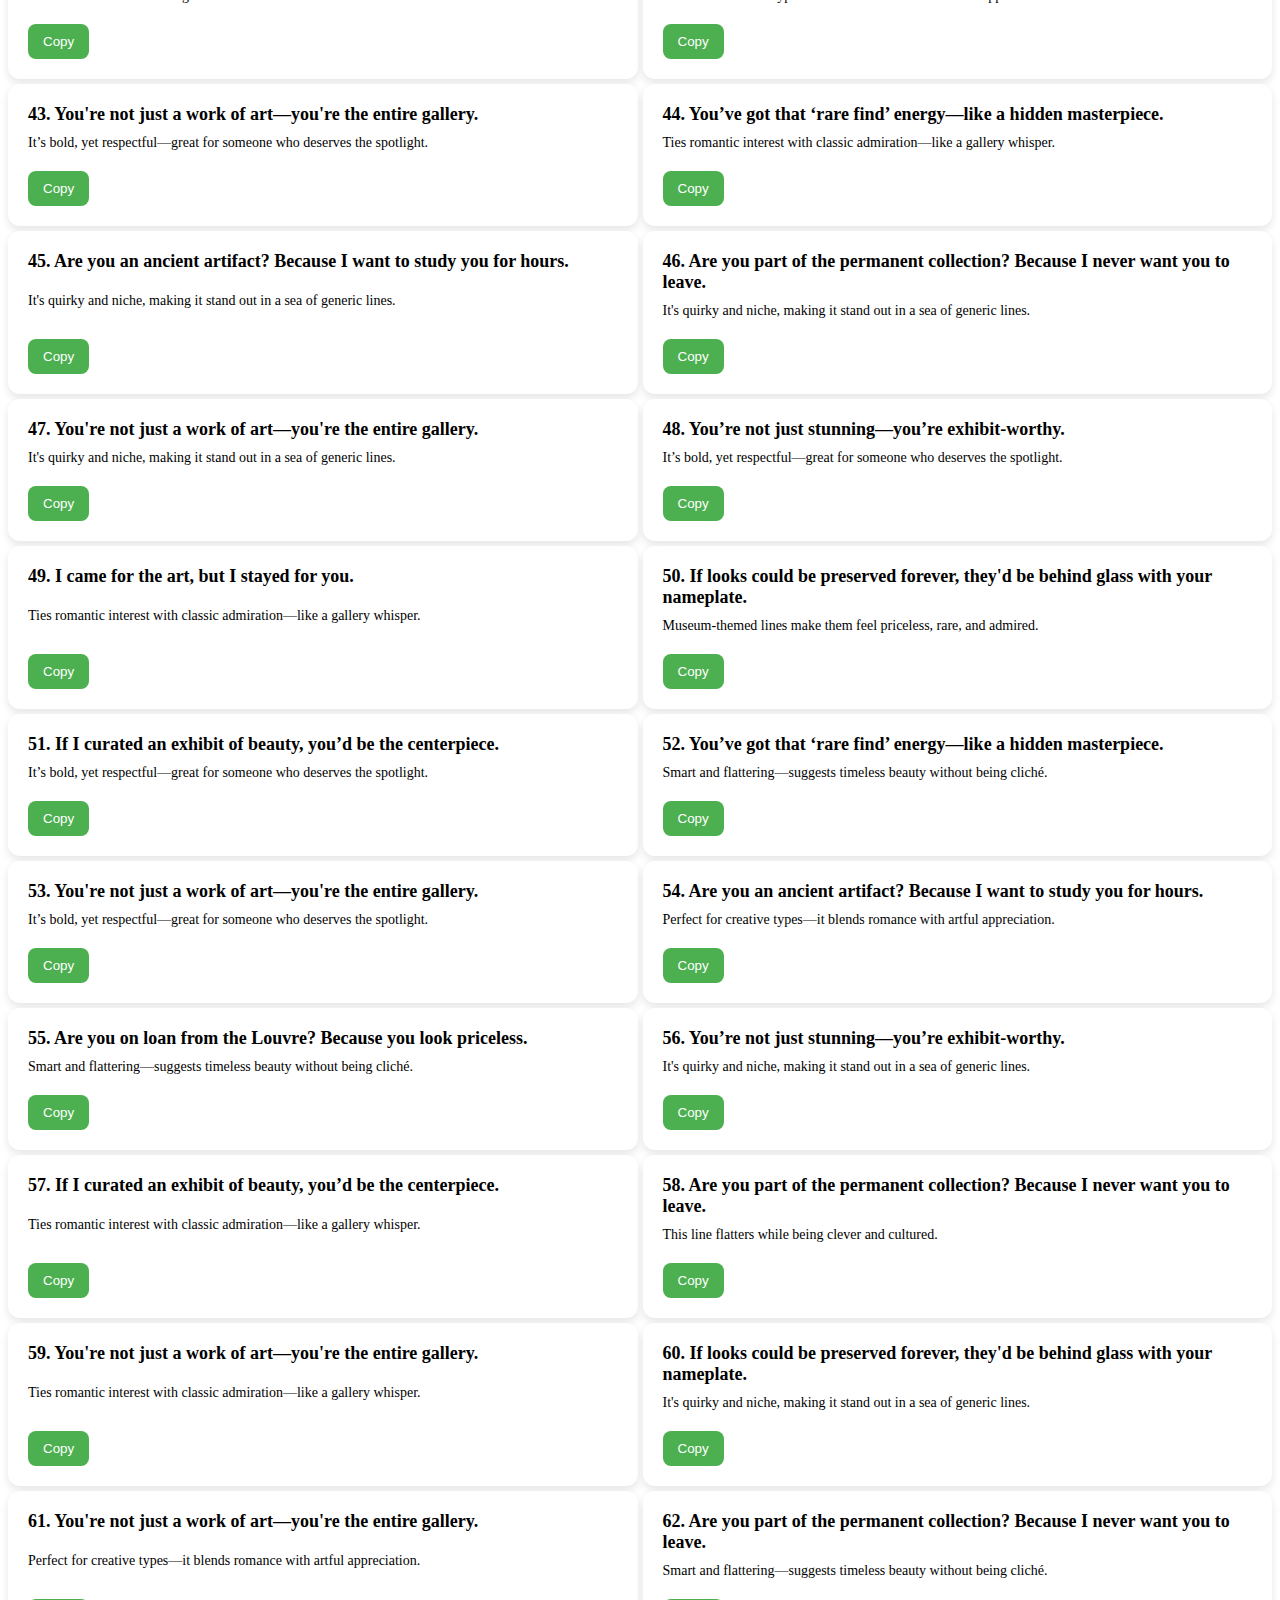
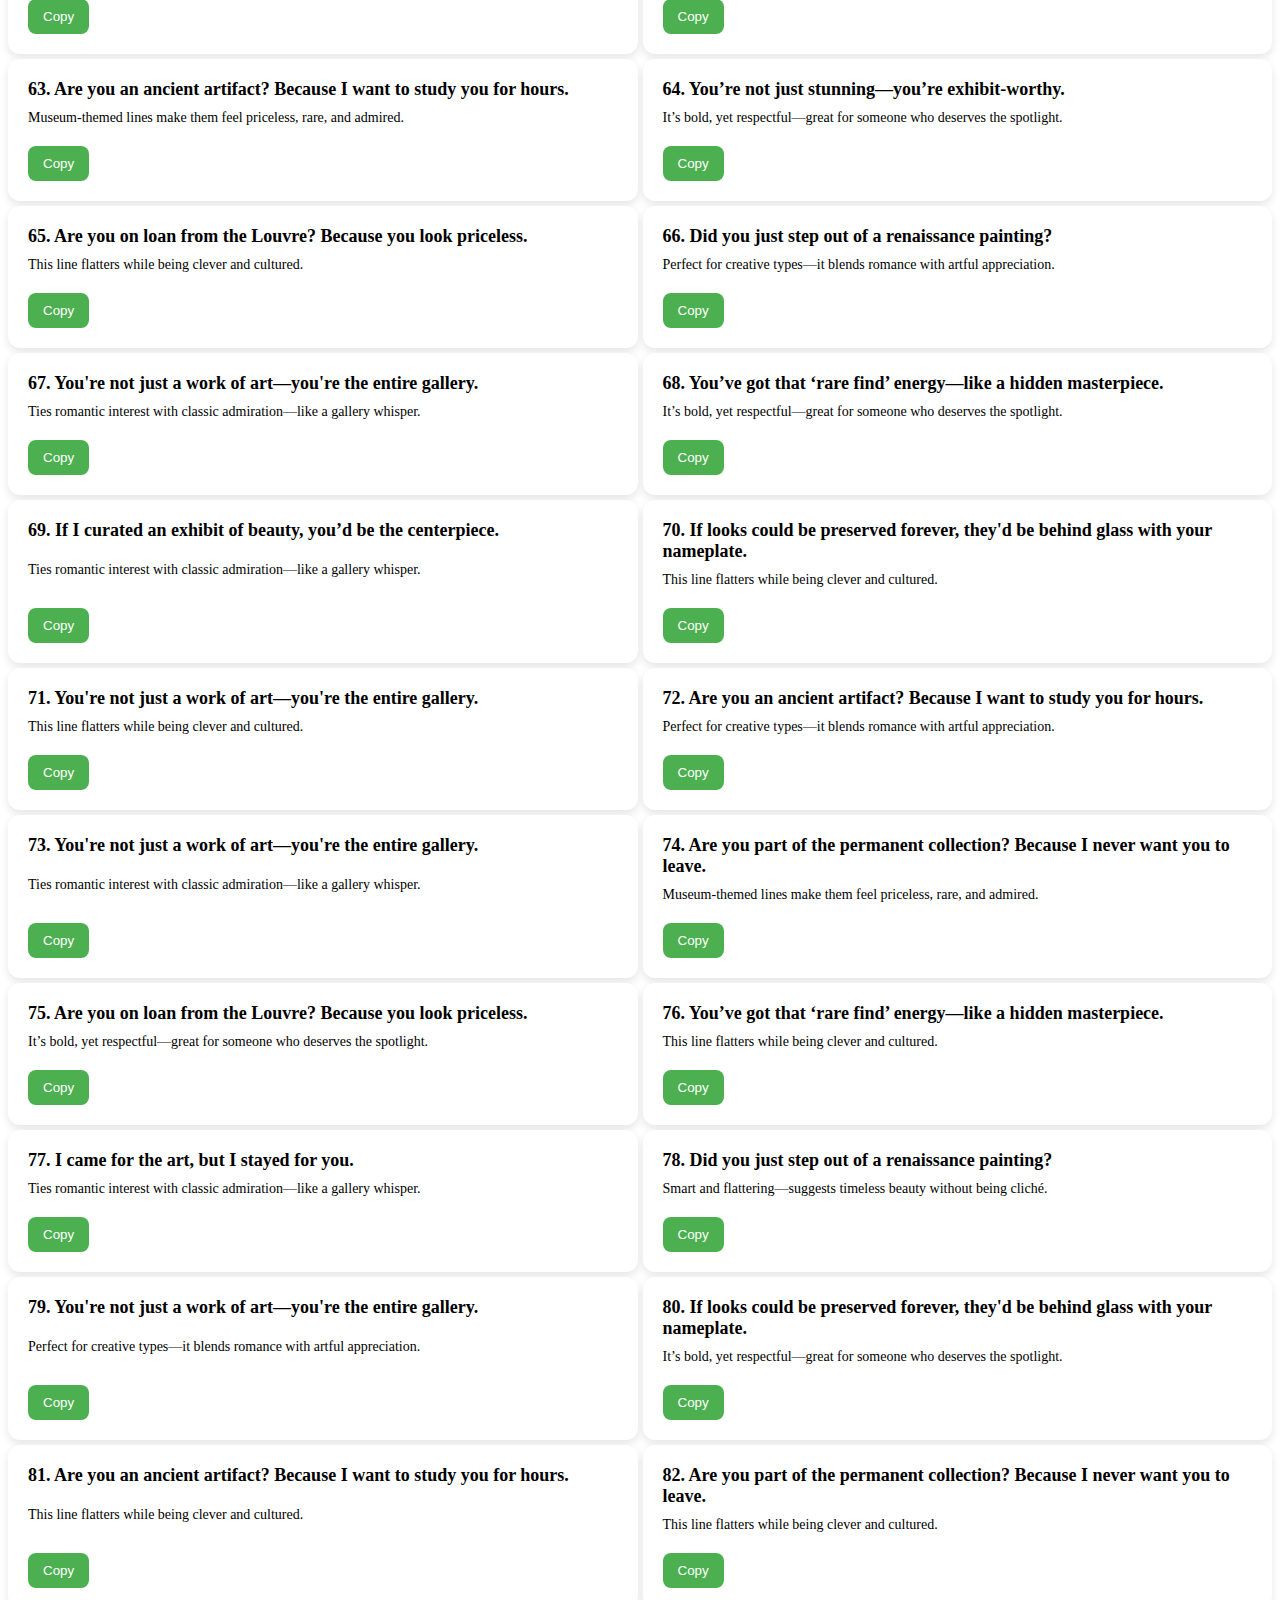
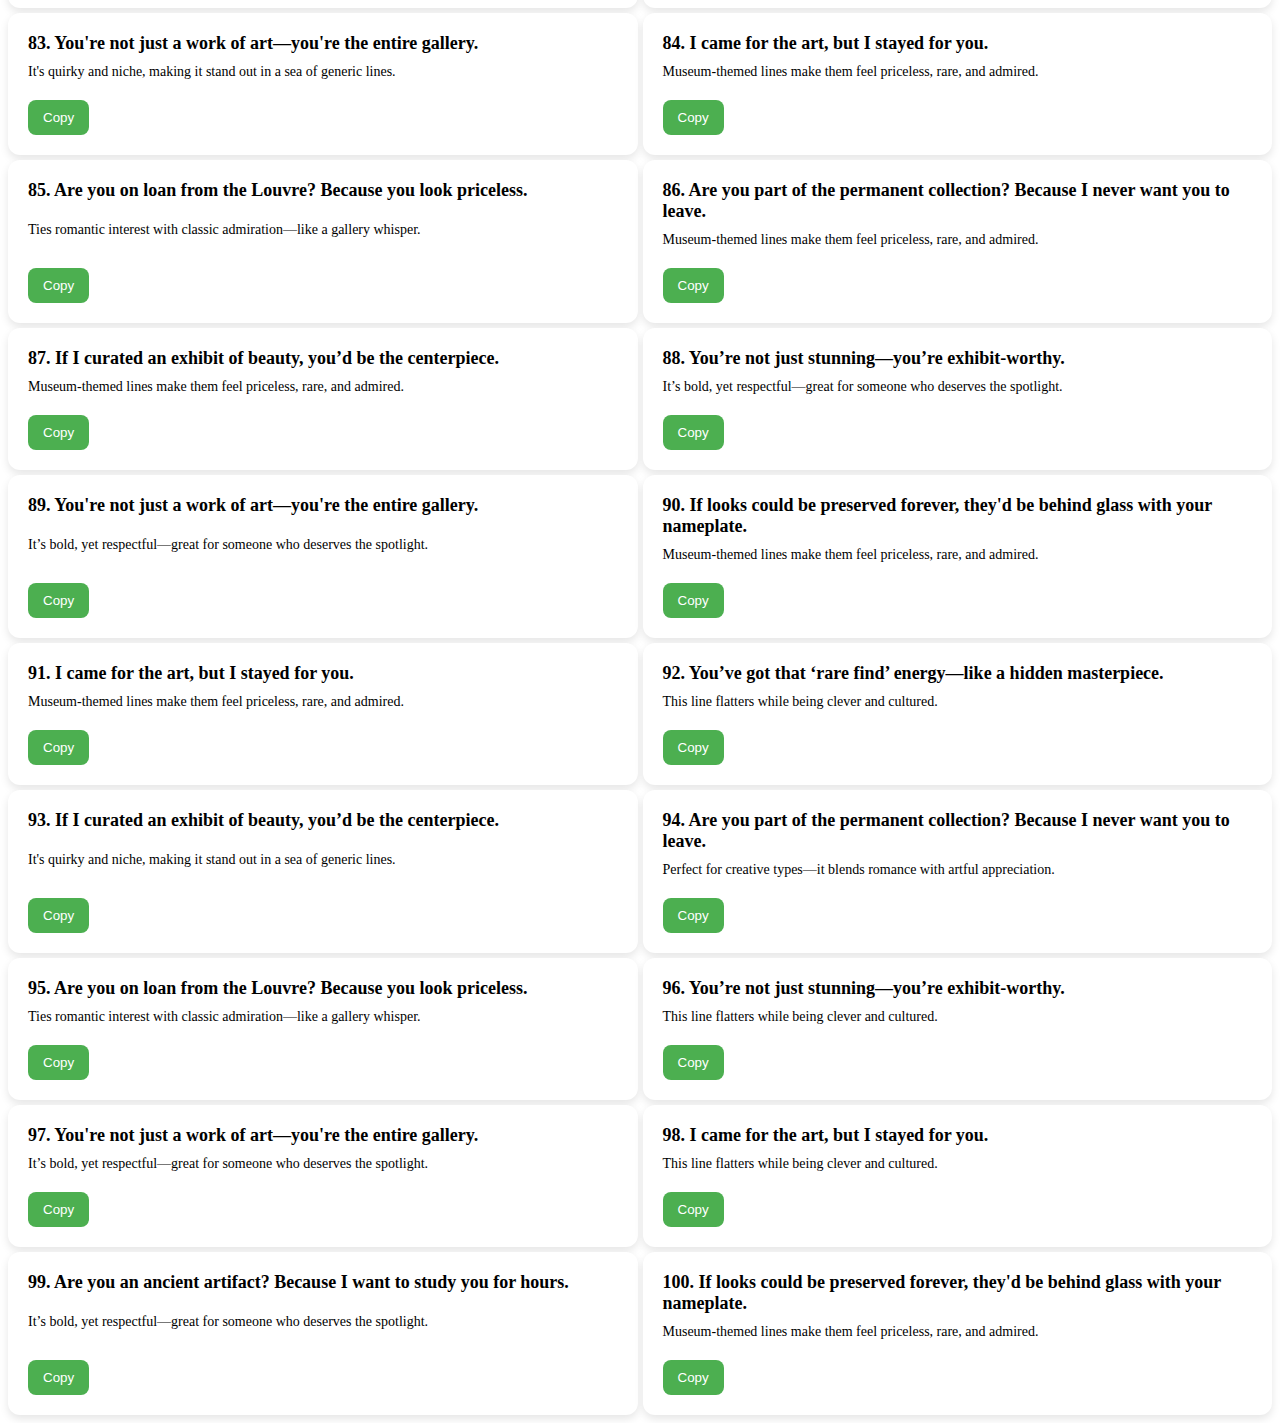
<file: file7.html>
<title>100 Pickup Lines That Belong in a Museum</title>
<style>
        .grid {
            display: grid;
            grid-template-columns: 1fr;
            gap: 5px;
        }
        @media (min-width: 768px) {
            .grid {
                grid-template-columns: 1fr 1fr;
            }
        }
        .card {
            background: #fff;
            border-radius: 12px;
            box-shadow: 0 4px 8px rgba(0, 0, 0, 0.1);
            padding: 20px;
            display: flex;
            flex-direction: column;
            justify-content: space-between;
        }
        .pickup-line {
            font-size: 18px;
            font-weight: bold;
            margin-bottom: 10px;
        }
        .why {
            font-size: 14px;
            margin-bottom: 20px;
        }
        .copy-button {
            align-self: flex-start;
            padding: 10px 15px;
            border: none;
            background: #4CAF50;
            color: white;
            border-radius: 8px;
            cursor: pointer;
            transition: background 0.3s ease;
        }
        .copy-button:hover {
            background: #45a049;
        }
    </style>

<body>
<div class="grid"><div class="card"><div class="pickup-line">1. You're not just a work of art—you're the entire gallery.</div><div class="why">Museum-themed lines make them feel priceless, rare, and admired.</div><button class="copy-button" onclick="copyText(this)">Copy</button></div><div class="card"><div class="pickup-line">2. Are you part of the permanent collection? Because I never want you to leave.</div><div class="why">It's quirky and niche, making it stand out in a sea of generic lines.</div><button class="copy-button" onclick="copyText(this)">Copy</button></div><div class="card"><div class="pickup-line">3. If I curated an exhibit of beauty, you’d be the centerpiece.</div><div class="why">This line flatters while being clever and cultured.</div><button class="copy-button" onclick="copyText(this)">Copy</button></div><div class="card"><div class="pickup-line">4. You’ve got that ‘rare find’ energy—like a hidden masterpiece.</div><div class="why">This line flatters while being clever and cultured.</div><button class="copy-button" onclick="copyText(this)">Copy</button></div><div class="card"><div class="pickup-line">5. Are you on loan from the Louvre? Because you look priceless.</div><div class="why">Ties romantic interest with classic admiration—like a gallery whisper.</div><button class="copy-button" onclick="copyText(this)">Copy</button></div><div class="card"><div class="pickup-line">6. Did you just step out of a renaissance painting?</div><div class="why">It's quirky and niche, making it stand out in a sea of generic lines.</div><button class="copy-button" onclick="copyText(this)">Copy</button></div><div class="card"><div class="pickup-line">7. I came for the art, but I stayed for you.</div><div class="why">This line flatters while being clever and cultured.</div><button class="copy-button" onclick="copyText(this)">Copy</button></div><div class="card"><div class="pickup-line">8. You’re not just stunning—you’re exhibit-worthy.</div><div class="why">This line flatters while being clever and cultured.</div><button class="copy-button" onclick="copyText(this)">Copy</button></div><div class="card"><div class="pickup-line">9. Are you an ancient artifact? Because I want to study you for hours.</div><div class="why">It's quirky and niche, making it stand out in a sea of generic lines.</div><button class="copy-button" onclick="copyText(this)">Copy</button></div><div class="card"><div class="pickup-line">10. If looks could be preserved forever, they'd be behind glass with your nameplate.</div><div class="why">Ties romantic interest with classic admiration—like a gallery whisper.</div><button class="copy-button" onclick="copyText(this)">Copy</button></div><div class="card"><div class="pickup-line">11. You're not just a work of art—you're the entire gallery.</div><div class="why">Smart and flattering—suggests timeless beauty without being cliché.</div><button class="copy-button" onclick="copyText(this)">Copy</button></div><div class="card"><div class="pickup-line">12. Did you just step out of a renaissance painting?</div><div class="why">It’s bold, yet respectful—great for someone who deserves the spotlight.</div><button class="copy-button" onclick="copyText(this)">Copy</button></div><div class="card"><div class="pickup-line">13. You're not just a work of art—you're the entire gallery.</div><div class="why">Perfect for creative types—it blends romance with artful appreciation.</div><button class="copy-button" onclick="copyText(this)">Copy</button></div><div class="card"><div class="pickup-line">14. I came for the art, but I stayed for you.</div><div class="why">Smart and flattering—suggests timeless beauty without being cliché.</div><button class="copy-button" onclick="copyText(this)">Copy</button></div><div class="card"><div class="pickup-line">15. Are you on loan from the Louvre? Because you look priceless.</div><div class="why">Ties romantic interest with classic admiration—like a gallery whisper.</div><button class="copy-button" onclick="copyText(this)">Copy</button></div><div class="card"><div class="pickup-line">16. You’re not just stunning—you’re exhibit-worthy.</div><div class="why">Ties romantic interest with classic admiration—like a gallery whisper.</div><button class="copy-button" onclick="copyText(this)">Copy</button></div><div class="card"><div class="pickup-line">17. You're not just a work of art—you're the entire gallery.</div><div class="why">Perfect for creative types—it blends romance with artful appreciation.</div><button class="copy-button" onclick="copyText(this)">Copy</button></div><div class="card"><div class="pickup-line">18. Are you an ancient artifact? Because I want to study you for hours.</div><div class="why">It's quirky and niche, making it stand out in a sea of generic lines.</div><button class="copy-button" onclick="copyText(this)">Copy</button></div><div class="card"><div class="pickup-line">19. You're not just a work of art—you're the entire gallery.</div><div class="why">Museum-themed lines make them feel priceless, rare, and admired.</div><button class="copy-button" onclick="copyText(this)">Copy</button></div><div class="card"><div class="pickup-line">20. If looks could be preserved forever, they'd be behind glass with your nameplate.</div><div class="why">It’s bold, yet respectful—great for someone who deserves the spotlight.</div><button class="copy-button" onclick="copyText(this)">Copy</button></div><div class="card"><div class="pickup-line">21. I came for the art, but I stayed for you.</div><div class="why">It’s bold, yet respectful—great for someone who deserves the spotlight.</div><button class="copy-button" onclick="copyText(this)">Copy</button></div><div class="card"><div class="pickup-line">22. Are you part of the permanent collection? Because I never want you to leave.</div><div class="why">Museum-themed lines make them feel priceless, rare, and admired.</div><button class="copy-button" onclick="copyText(this)">Copy</button></div><div class="card"><div class="pickup-line">23. You're not just a work of art—you're the entire gallery.</div><div class="why">Perfect for creative types—it blends romance with artful appreciation.</div><button class="copy-button" onclick="copyText(this)">Copy</button></div><div class="card"><div class="pickup-line">24. You’re not just stunning—you’re exhibit-worthy.</div><div class="why">This line flatters while being clever and cultured.</div><button class="copy-button" onclick="copyText(this)">Copy</button></div><div class="card"><div class="pickup-line">25. Are you on loan from the Louvre? Because you look priceless.</div><div class="why">Ties romantic interest with classic admiration—like a gallery whisper.</div><button class="copy-button" onclick="copyText(this)">Copy</button></div><div class="card"><div class="pickup-line">26. Are you part of the permanent collection? Because I never want you to leave.</div><div class="why">It’s bold, yet respectful—great for someone who deserves the spotlight.</div><button class="copy-button" onclick="copyText(this)">Copy</button></div><div class="card"><div class="pickup-line">27. Are you an ancient artifact? Because I want to study you for hours.</div><div class="why">It’s bold, yet respectful—great for someone who deserves the spotlight.</div><button class="copy-button" onclick="copyText(this)">Copy</button></div><div class="card"><div class="pickup-line">28. I came for the art, but I stayed for you.</div><div class="why">Ties romantic interest with classic admiration—like a gallery whisper.</div><button class="copy-button" onclick="copyText(this)">Copy</button></div><div class="card"><div class="pickup-line">29. You're not just a work of art—you're the entire gallery.</div><div class="why">It's quirky and niche, making it stand out in a sea of generic lines.</div><button class="copy-button" onclick="copyText(this)">Copy</button></div><div class="card"><div class="pickup-line">30. If looks could be preserved forever, they'd be behind glass with your nameplate.</div><div class="why">Smart and flattering—suggests timeless beauty without being cliché.</div><button class="copy-button" onclick="copyText(this)">Copy</button></div><div class="card"><div class="pickup-line">31. You're not just a work of art—you're the entire gallery.</div><div class="why">It's quirky and niche, making it stand out in a sea of generic lines.</div><button class="copy-button" onclick="copyText(this)">Copy</button></div><div class="card"><div class="pickup-line">32. You’re not just stunning—you’re exhibit-worthy.</div><div class="why">Ties romantic interest with classic admiration—like a gallery whisper.</div><button class="copy-button" onclick="copyText(this)">Copy</button></div><div class="card"><div class="pickup-line">33. If I curated an exhibit of beauty, you’d be the centerpiece.</div><div class="why">Perfect for creative types—it blends romance with artful appreciation.</div><button class="copy-button" onclick="copyText(this)">Copy</button></div><div class="card"><div class="pickup-line">34. Are you part of the permanent collection? Because I never want you to leave.</div><div class="why">Museum-themed lines make them feel priceless, rare, and admired.</div><button class="copy-button" onclick="copyText(this)">Copy</button></div><div class="card"><div class="pickup-line">35. I came for the art, but I stayed for you.</div><div class="why">This line flatters while being clever and cultured.</div><button class="copy-button" onclick="copyText(this)">Copy</button></div><div class="card"><div class="pickup-line">36. Are you an ancient artifact? Because I want to study you for hours.</div><div class="why">This line flatters while being clever and cultured.</div><button class="copy-button" onclick="copyText(this)">Copy</button></div><div class="card"><div class="pickup-line">37. You're not just a work of art—you're the entire gallery.</div><div class="why">It’s bold, yet respectful—great for someone who deserves the spotlight.</div><button class="copy-button" onclick="copyText(this)">Copy</button></div><div class="card"><div class="pickup-line">38. Are you part of the permanent collection? Because I never want you to leave.</div><div class="why">Ties romantic interest with classic admiration—like a gallery whisper.</div><button class="copy-button" onclick="copyText(this)">Copy</button></div><div class="card"><div class="pickup-line">39. If I curated an exhibit of beauty, you’d be the centerpiece.</div><div class="why">It’s bold, yet respectful—great for someone who deserves the spotlight.</div><button class="copy-button" onclick="copyText(this)">Copy</button></div><div class="card"><div class="pickup-line">40. If looks could be preserved forever, they'd be behind glass with your nameplate.</div><div class="why">Smart and flattering—suggests timeless beauty without being cliché.</div><button class="copy-button" onclick="copyText(this)">Copy</button></div><div class="card"><div class="pickup-line">41. You're not just a work of art—you're the entire gallery.</div><div class="why">This line flatters while being clever and cultured.</div><button class="copy-button" onclick="copyText(this)">Copy</button></div><div class="card"><div class="pickup-line">42. I came for the art, but I stayed for you.</div><div class="why">Perfect for creative types—it blends romance with artful appreciation.</div><button class="copy-button" onclick="copyText(this)">Copy</button></div><div class="card"><div class="pickup-line">43. You're not just a work of art—you're the entire gallery.</div><div class="why">It’s bold, yet respectful—great for someone who deserves the spotlight.</div><button class="copy-button" onclick="copyText(this)">Copy</button></div><div class="card"><div class="pickup-line">44. You’ve got that ‘rare find’ energy—like a hidden masterpiece.</div><div class="why">Ties romantic interest with classic admiration—like a gallery whisper.</div><button class="copy-button" onclick="copyText(this)">Copy</button></div><div class="card"><div class="pickup-line">45. Are you an ancient artifact? Because I want to study you for hours.</div><div class="why">It's quirky and niche, making it stand out in a sea of generic lines.</div><button class="copy-button" onclick="copyText(this)">Copy</button></div><div class="card"><div class="pickup-line">46. Are you part of the permanent collection? Because I never want you to leave.</div><div class="why">It's quirky and niche, making it stand out in a sea of generic lines.</div><button class="copy-button" onclick="copyText(this)">Copy</button></div><div class="card"><div class="pickup-line">47. You're not just a work of art—you're the entire gallery.</div><div class="why">It's quirky and niche, making it stand out in a sea of generic lines.</div><button class="copy-button" onclick="copyText(this)">Copy</button></div><div class="card"><div class="pickup-line">48. You’re not just stunning—you’re exhibit-worthy.</div><div class="why">It’s bold, yet respectful—great for someone who deserves the spotlight.</div><button class="copy-button" onclick="copyText(this)">Copy</button></div><div class="card"><div class="pickup-line">49. I came for the art, but I stayed for you.</div><div class="why">Ties romantic interest with classic admiration—like a gallery whisper.</div><button class="copy-button" onclick="copyText(this)">Copy</button></div><div class="card"><div class="pickup-line">50. If looks could be preserved forever, they'd be behind glass with your nameplate.</div><div class="why">Museum-themed lines make them feel priceless, rare, and admired.</div><button class="copy-button" onclick="copyText(this)">Copy</button></div><div class="card"><div class="pickup-line">51. If I curated an exhibit of beauty, you’d be the centerpiece.</div><div class="why">It’s bold, yet respectful—great for someone who deserves the spotlight.</div><button class="copy-button" onclick="copyText(this)">Copy</button></div><div class="card"><div class="pickup-line">52. You’ve got that ‘rare find’ energy—like a hidden masterpiece.</div><div class="why">Smart and flattering—suggests timeless beauty without being cliché.</div><button class="copy-button" onclick="copyText(this)">Copy</button></div><div class="card"><div class="pickup-line">53. You're not just a work of art—you're the entire gallery.</div><div class="why">It’s bold, yet respectful—great for someone who deserves the spotlight.</div><button class="copy-button" onclick="copyText(this)">Copy</button></div><div class="card"><div class="pickup-line">54. Are you an ancient artifact? Because I want to study you for hours.</div><div class="why">Perfect for creative types—it blends romance with artful appreciation.</div><button class="copy-button" onclick="copyText(this)">Copy</button></div><div class="card"><div class="pickup-line">55. Are you on loan from the Louvre? Because you look priceless.</div><div class="why">Smart and flattering—suggests timeless beauty without being cliché.</div><button class="copy-button" onclick="copyText(this)">Copy</button></div><div class="card"><div class="pickup-line">56. You’re not just stunning—you’re exhibit-worthy.</div><div class="why">It's quirky and niche, making it stand out in a sea of generic lines.</div><button class="copy-button" onclick="copyText(this)">Copy</button></div><div class="card"><div class="pickup-line">57. If I curated an exhibit of beauty, you’d be the centerpiece.</div><div class="why">Ties romantic interest with classic admiration—like a gallery whisper.</div><button class="copy-button" onclick="copyText(this)">Copy</button></div><div class="card"><div class="pickup-line">58. Are you part of the permanent collection? Because I never want you to leave.</div><div class="why">This line flatters while being clever and cultured.</div><button class="copy-button" onclick="copyText(this)">Copy</button></div><div class="card"><div class="pickup-line">59. You're not just a work of art—you're the entire gallery.</div><div class="why">Ties romantic interest with classic admiration—like a gallery whisper.</div><button class="copy-button" onclick="copyText(this)">Copy</button></div><div class="card"><div class="pickup-line">60. If looks could be preserved forever, they'd be behind glass with your nameplate.</div><div class="why">It's quirky and niche, making it stand out in a sea of generic lines.</div><button class="copy-button" onclick="copyText(this)">Copy</button></div><div class="card"><div class="pickup-line">61. You're not just a work of art—you're the entire gallery.</div><div class="why">Perfect for creative types—it blends romance with artful appreciation.</div><button class="copy-button" onclick="copyText(this)">Copy</button></div><div class="card"><div class="pickup-line">62. Are you part of the permanent collection? Because I never want you to leave.</div><div class="why">Smart and flattering—suggests timeless beauty without being cliché.</div><button class="copy-button" onclick="copyText(this)">Copy</button></div><div class="card"><div class="pickup-line">63. Are you an ancient artifact? Because I want to study you for hours.</div><div class="why">Museum-themed lines make them feel priceless, rare, and admired.</div><button class="copy-button" onclick="copyText(this)">Copy</button></div><div class="card"><div class="pickup-line">64. You’re not just stunning—you’re exhibit-worthy.</div><div class="why">It’s bold, yet respectful—great for someone who deserves the spotlight.</div><button class="copy-button" onclick="copyText(this)">Copy</button></div><div class="card"><div class="pickup-line">65. Are you on loan from the Louvre? Because you look priceless.</div><div class="why">This line flatters while being clever and cultured.</div><button class="copy-button" onclick="copyText(this)">Copy</button></div><div class="card"><div class="pickup-line">66. Did you just step out of a renaissance painting?</div><div class="why">Perfect for creative types—it blends romance with artful appreciation.</div><button class="copy-button" onclick="copyText(this)">Copy</button></div><div class="card"><div class="pickup-line">67. You're not just a work of art—you're the entire gallery.</div><div class="why">Ties romantic interest with classic admiration—like a gallery whisper.</div><button class="copy-button" onclick="copyText(this)">Copy</button></div><div class="card"><div class="pickup-line">68. You’ve got that ‘rare find’ energy—like a hidden masterpiece.</div><div class="why">It’s bold, yet respectful—great for someone who deserves the spotlight.</div><button class="copy-button" onclick="copyText(this)">Copy</button></div><div class="card"><div class="pickup-line">69. If I curated an exhibit of beauty, you’d be the centerpiece.</div><div class="why">Ties romantic interest with classic admiration—like a gallery whisper.</div><button class="copy-button" onclick="copyText(this)">Copy</button></div><div class="card"><div class="pickup-line">70. If looks could be preserved forever, they'd be behind glass with your nameplate.</div><div class="why">This line flatters while being clever and cultured.</div><button class="copy-button" onclick="copyText(this)">Copy</button></div><div class="card"><div class="pickup-line">71. You're not just a work of art—you're the entire gallery.</div><div class="why">This line flatters while being clever and cultured.</div><button class="copy-button" onclick="copyText(this)">Copy</button></div><div class="card"><div class="pickup-line">72. Are you an ancient artifact? Because I want to study you for hours.</div><div class="why">Perfect for creative types—it blends romance with artful appreciation.</div><button class="copy-button" onclick="copyText(this)">Copy</button></div><div class="card"><div class="pickup-line">73. You're not just a work of art—you're the entire gallery.</div><div class="why">Ties romantic interest with classic admiration—like a gallery whisper.</div><button class="copy-button" onclick="copyText(this)">Copy</button></div><div class="card"><div class="pickup-line">74. Are you part of the permanent collection? Because I never want you to leave.</div><div class="why">Museum-themed lines make them feel priceless, rare, and admired.</div><button class="copy-button" onclick="copyText(this)">Copy</button></div><div class="card"><div class="pickup-line">75. Are you on loan from the Louvre? Because you look priceless.</div><div class="why">It’s bold, yet respectful—great for someone who deserves the spotlight.</div><button class="copy-button" onclick="copyText(this)">Copy</button></div><div class="card"><div class="pickup-line">76. You’ve got that ‘rare find’ energy—like a hidden masterpiece.</div><div class="why">This line flatters while being clever and cultured.</div><button class="copy-button" onclick="copyText(this)">Copy</button></div><div class="card"><div class="pickup-line">77. I came for the art, but I stayed for you.</div><div class="why">Ties romantic interest with classic admiration—like a gallery whisper.</div><button class="copy-button" onclick="copyText(this)">Copy</button></div><div class="card"><div class="pickup-line">78. Did you just step out of a renaissance painting?</div><div class="why">Smart and flattering—suggests timeless beauty without being cliché.</div><button class="copy-button" onclick="copyText(this)">Copy</button></div><div class="card"><div class="pickup-line">79. You're not just a work of art—you're the entire gallery.</div><div class="why">Perfect for creative types—it blends romance with artful appreciation.</div><button class="copy-button" onclick="copyText(this)">Copy</button></div><div class="card"><div class="pickup-line">80. If looks could be preserved forever, they'd be behind glass with your nameplate.</div><div class="why">It’s bold, yet respectful—great for someone who deserves the spotlight.</div><button class="copy-button" onclick="copyText(this)">Copy</button></div><div class="card"><div class="pickup-line">81. Are you an ancient artifact? Because I want to study you for hours.</div><div class="why">This line flatters while being clever and cultured.</div><button class="copy-button" onclick="copyText(this)">Copy</button></div><div class="card"><div class="pickup-line">82. Are you part of the permanent collection? Because I never want you to leave.</div><div class="why">This line flatters while being clever and cultured.</div><button class="copy-button" onclick="copyText(this)">Copy</button></div><div class="card"><div class="pickup-line">83. You're not just a work of art—you're the entire gallery.</div><div class="why">It's quirky and niche, making it stand out in a sea of generic lines.</div><button class="copy-button" onclick="copyText(this)">Copy</button></div><div class="card"><div class="pickup-line">84. I came for the art, but I stayed for you.</div><div class="why">Museum-themed lines make them feel priceless, rare, and admired.</div><button class="copy-button" onclick="copyText(this)">Copy</button></div><div class="card"><div class="pickup-line">85. Are you on loan from the Louvre? Because you look priceless.</div><div class="why">Ties romantic interest with classic admiration—like a gallery whisper.</div><button class="copy-button" onclick="copyText(this)">Copy</button></div><div class="card"><div class="pickup-line">86. Are you part of the permanent collection? Because I never want you to leave.</div><div class="why">Museum-themed lines make them feel priceless, rare, and admired.</div><button class="copy-button" onclick="copyText(this)">Copy</button></div><div class="card"><div class="pickup-line">87. If I curated an exhibit of beauty, you’d be the centerpiece.</div><div class="why">Museum-themed lines make them feel priceless, rare, and admired.</div><button class="copy-button" onclick="copyText(this)">Copy</button></div><div class="card"><div class="pickup-line">88. You’re not just stunning—you’re exhibit-worthy.</div><div class="why">It’s bold, yet respectful—great for someone who deserves the spotlight.</div><button class="copy-button" onclick="copyText(this)">Copy</button></div><div class="card"><div class="pickup-line">89. You're not just a work of art—you're the entire gallery.</div><div class="why">It’s bold, yet respectful—great for someone who deserves the spotlight.</div><button class="copy-button" onclick="copyText(this)">Copy</button></div><div class="card"><div class="pickup-line">90. If looks could be preserved forever, they'd be behind glass with your nameplate.</div><div class="why">Museum-themed lines make them feel priceless, rare, and admired.</div><button class="copy-button" onclick="copyText(this)">Copy</button></div><div class="card"><div class="pickup-line">91. I came for the art, but I stayed for you.</div><div class="why">Museum-themed lines make them feel priceless, rare, and admired.</div><button class="copy-button" onclick="copyText(this)">Copy</button></div><div class="card"><div class="pickup-line">92. You’ve got that ‘rare find’ energy—like a hidden masterpiece.</div><div class="why">This line flatters while being clever and cultured.</div><button class="copy-button" onclick="copyText(this)">Copy</button></div><div class="card"><div class="pickup-line">93. If I curated an exhibit of beauty, you’d be the centerpiece.</div><div class="why">It's quirky and niche, making it stand out in a sea of generic lines.</div><button class="copy-button" onclick="copyText(this)">Copy</button></div><div class="card"><div class="pickup-line">94. Are you part of the permanent collection? Because I never want you to leave.</div><div class="why">Perfect for creative types—it blends romance with artful appreciation.</div><button class="copy-button" onclick="copyText(this)">Copy</button></div><div class="card"><div class="pickup-line">95. Are you on loan from the Louvre? Because you look priceless.</div><div class="why">Ties romantic interest with classic admiration—like a gallery whisper.</div><button class="copy-button" onclick="copyText(this)">Copy</button></div><div class="card"><div class="pickup-line">96. You’re not just stunning—you’re exhibit-worthy.</div><div class="why">This line flatters while being clever and cultured.</div><button class="copy-button" onclick="copyText(this)">Copy</button></div><div class="card"><div class="pickup-line">97. You're not just a work of art—you're the entire gallery.</div><div class="why">It’s bold, yet respectful—great for someone who deserves the spotlight.</div><button class="copy-button" onclick="copyText(this)">Copy</button></div><div class="card"><div class="pickup-line">98. I came for the art, but I stayed for you.</div><div class="why">This line flatters while being clever and cultured.</div><button class="copy-button" onclick="copyText(this)">Copy</button></div><div class="card"><div class="pickup-line">99. Are you an ancient artifact? Because I want to study you for hours.</div><div class="why">It’s bold, yet respectful—great for someone who deserves the spotlight.</div><button class="copy-button" onclick="copyText(this)">Copy</button></div><div class="card"><div class="pickup-line">100. If looks could be preserved forever, they'd be behind glass with your nameplate.</div><div class="why">Museum-themed lines make them feel priceless, rare, and admired.</div><button class="copy-button" onclick="copyText(this)">Copy</button></div></div>
<script>
function copyText(button) {
    const card = button.closest('.card');
    const text = card.querySelector('.pickup-line').innerText;
    // Remove leading number and dot if present
    const cleaned = text.replace(/^\d+\.\s*/, '');
    navigator.clipboard.writeText(cleaned).then(() => {
        button.textContent = "Copied!";
        setTimeout(() => { button.textContent = "Copy"; }, 2000);
    });
}
</script></body>
</file>
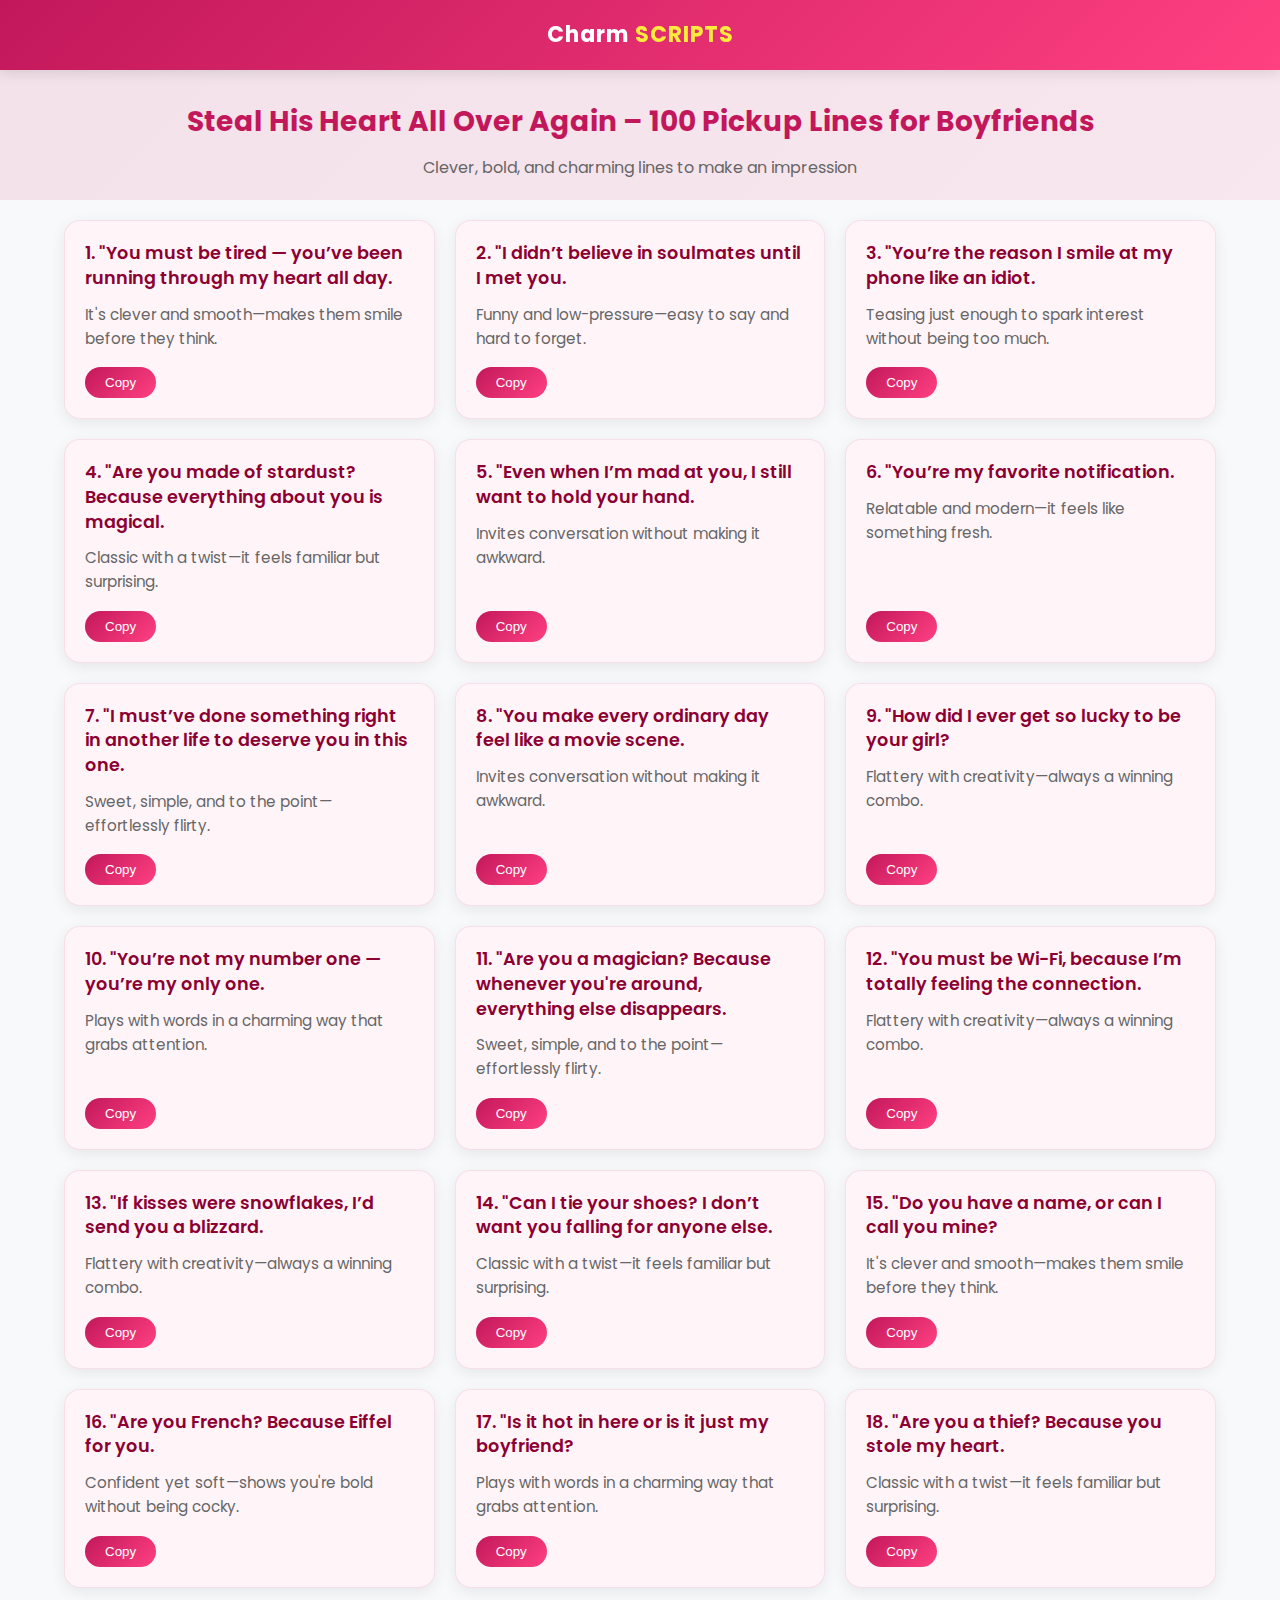
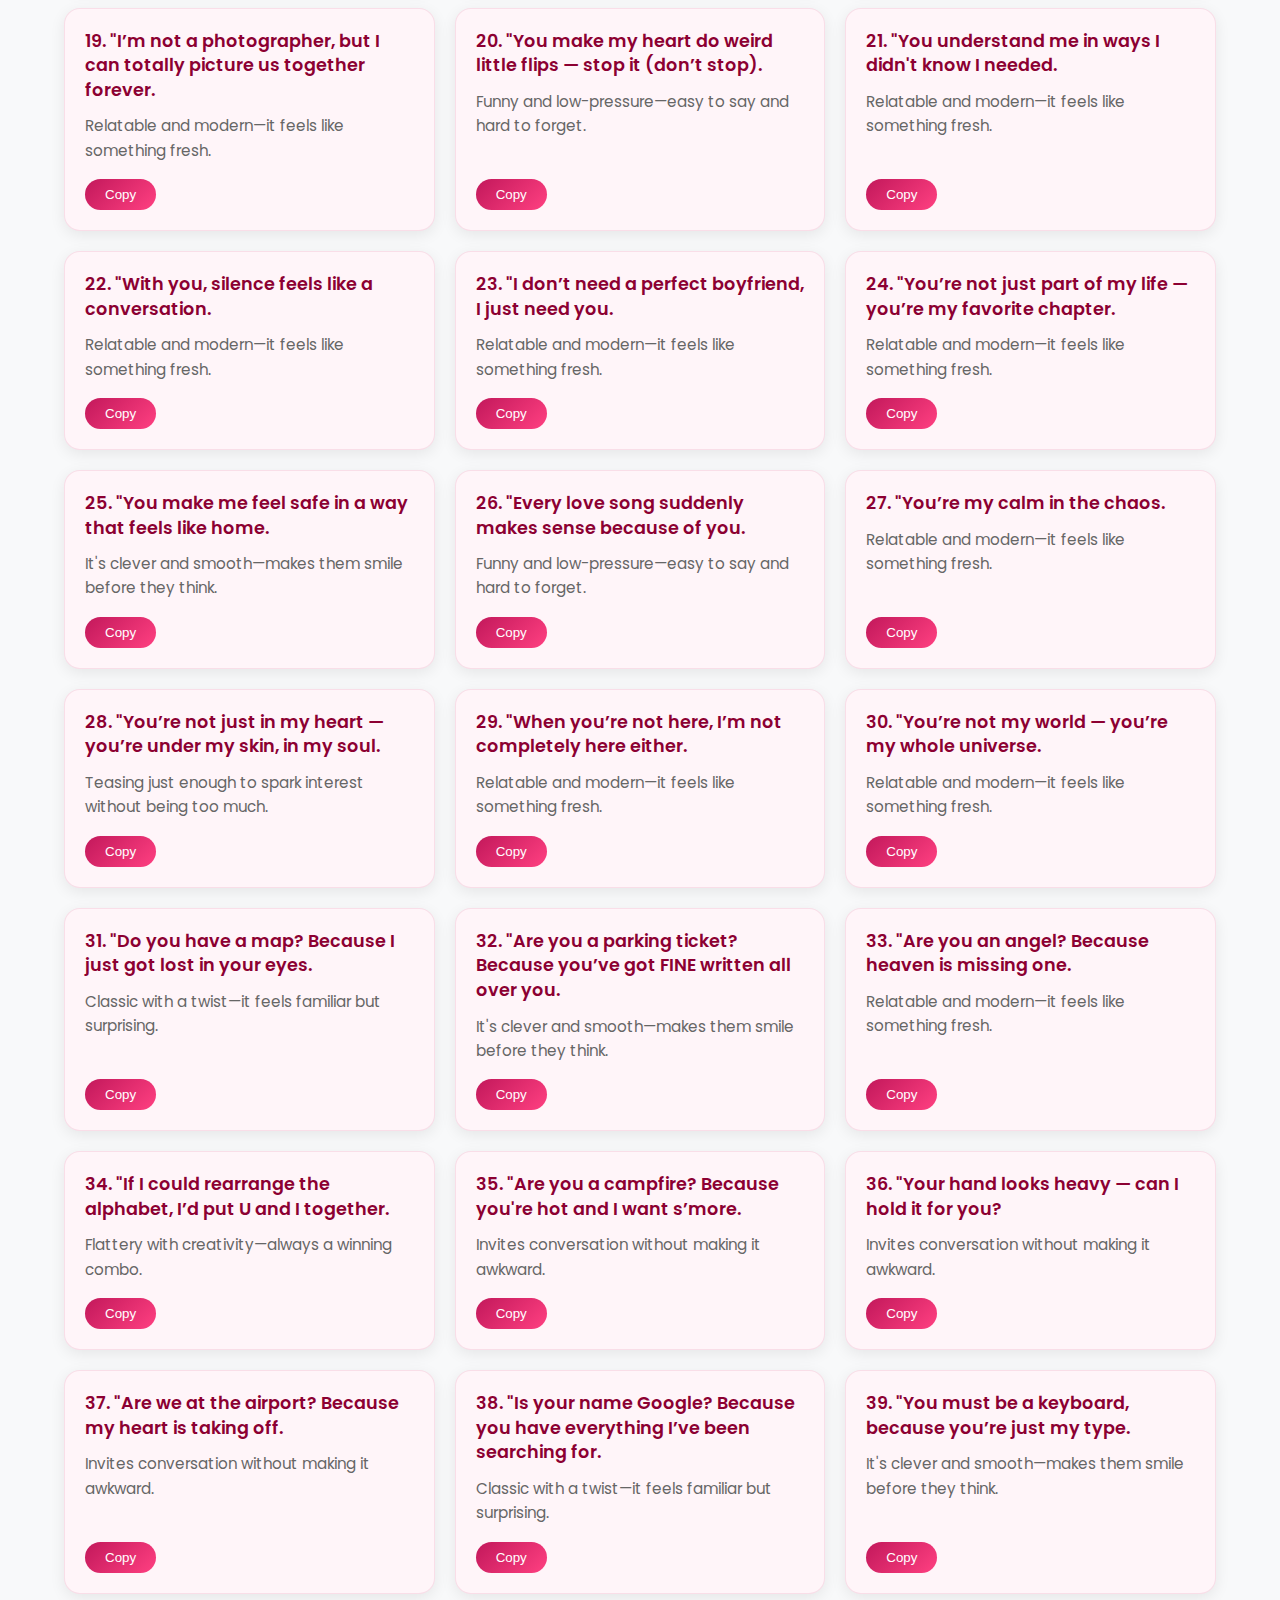
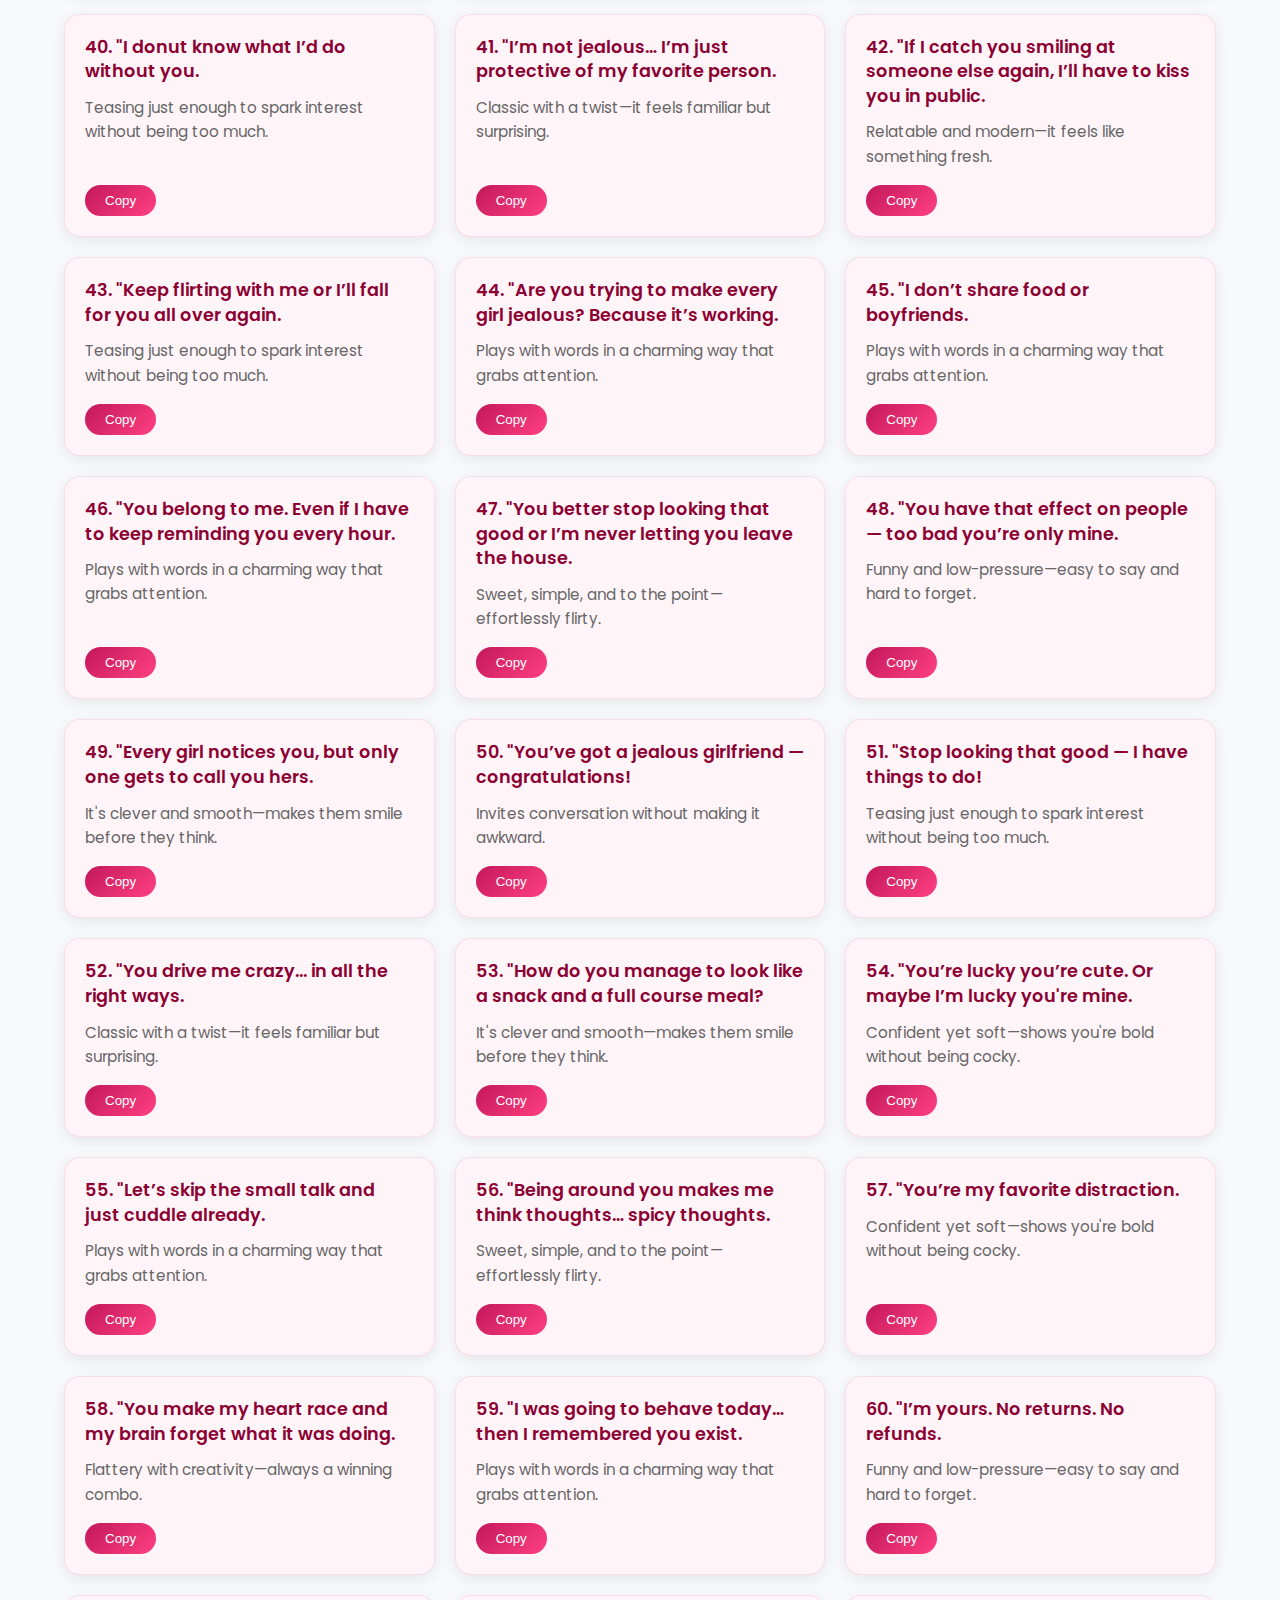
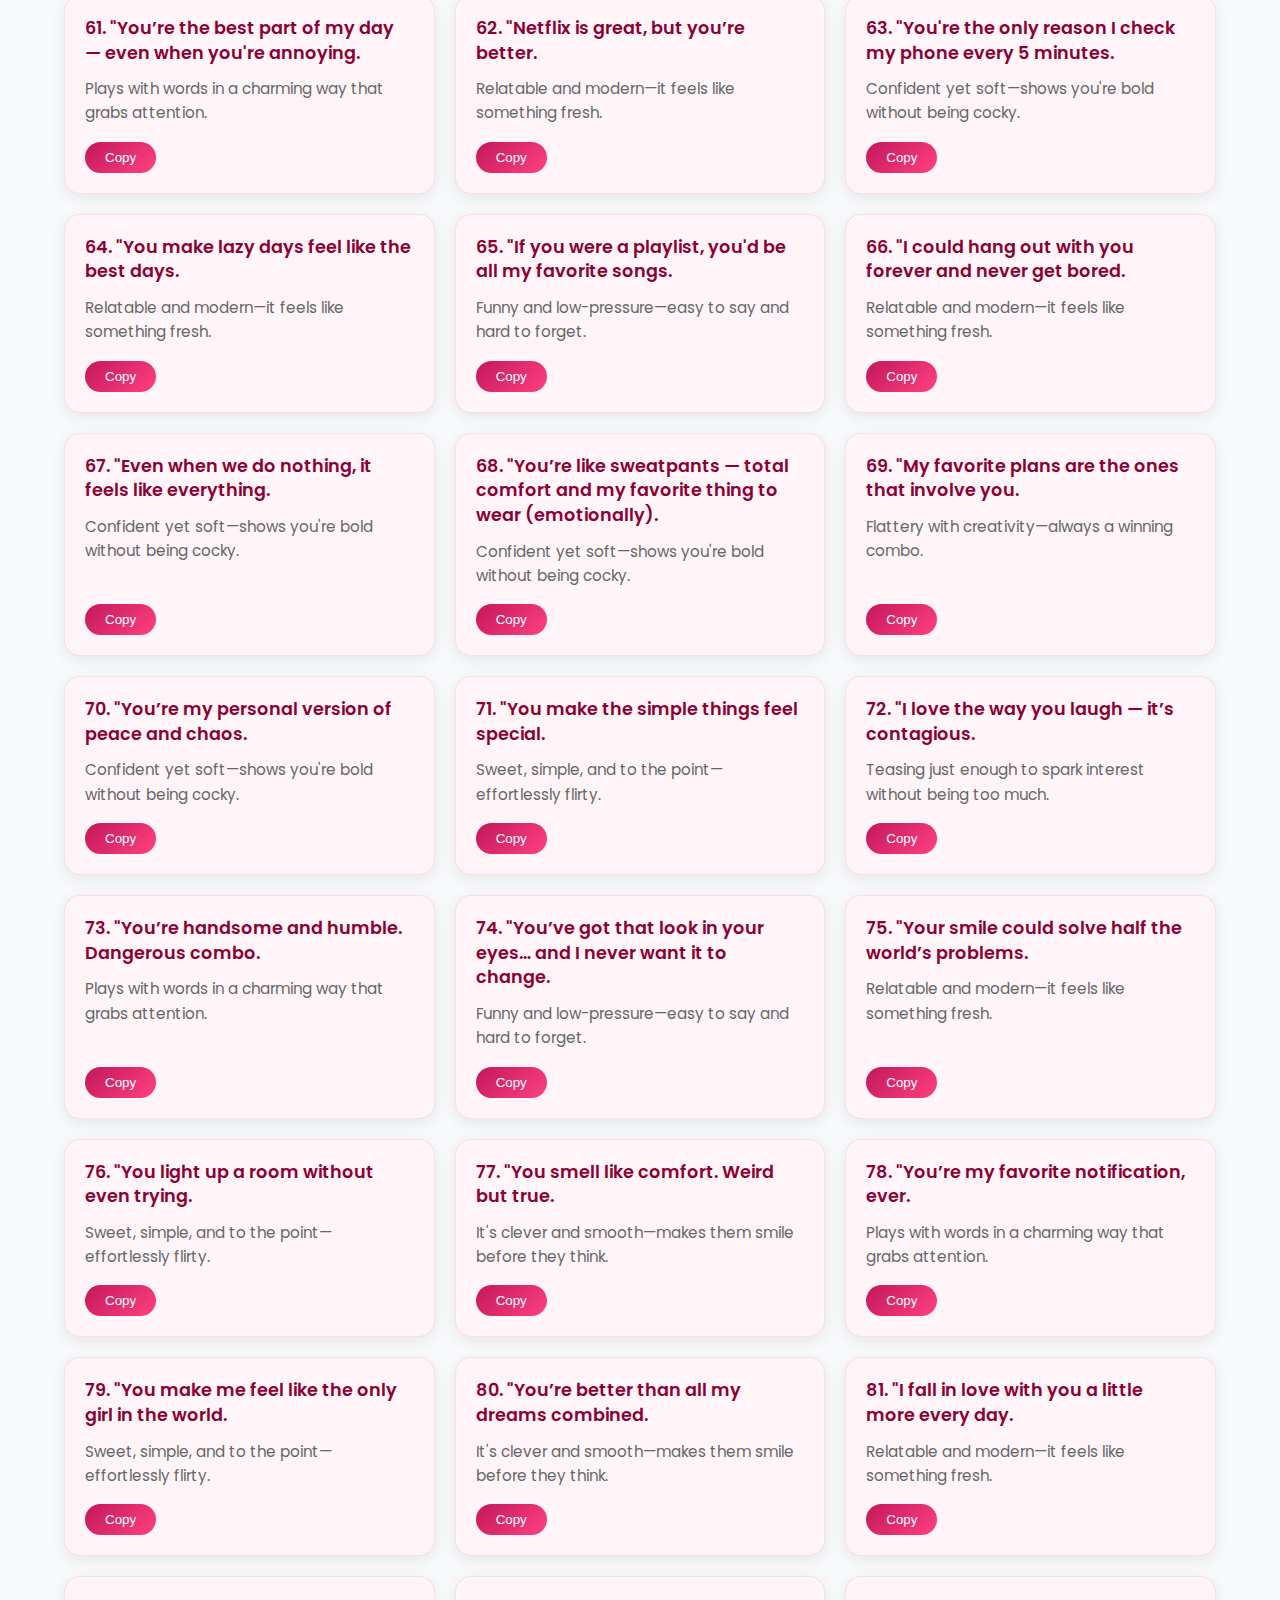
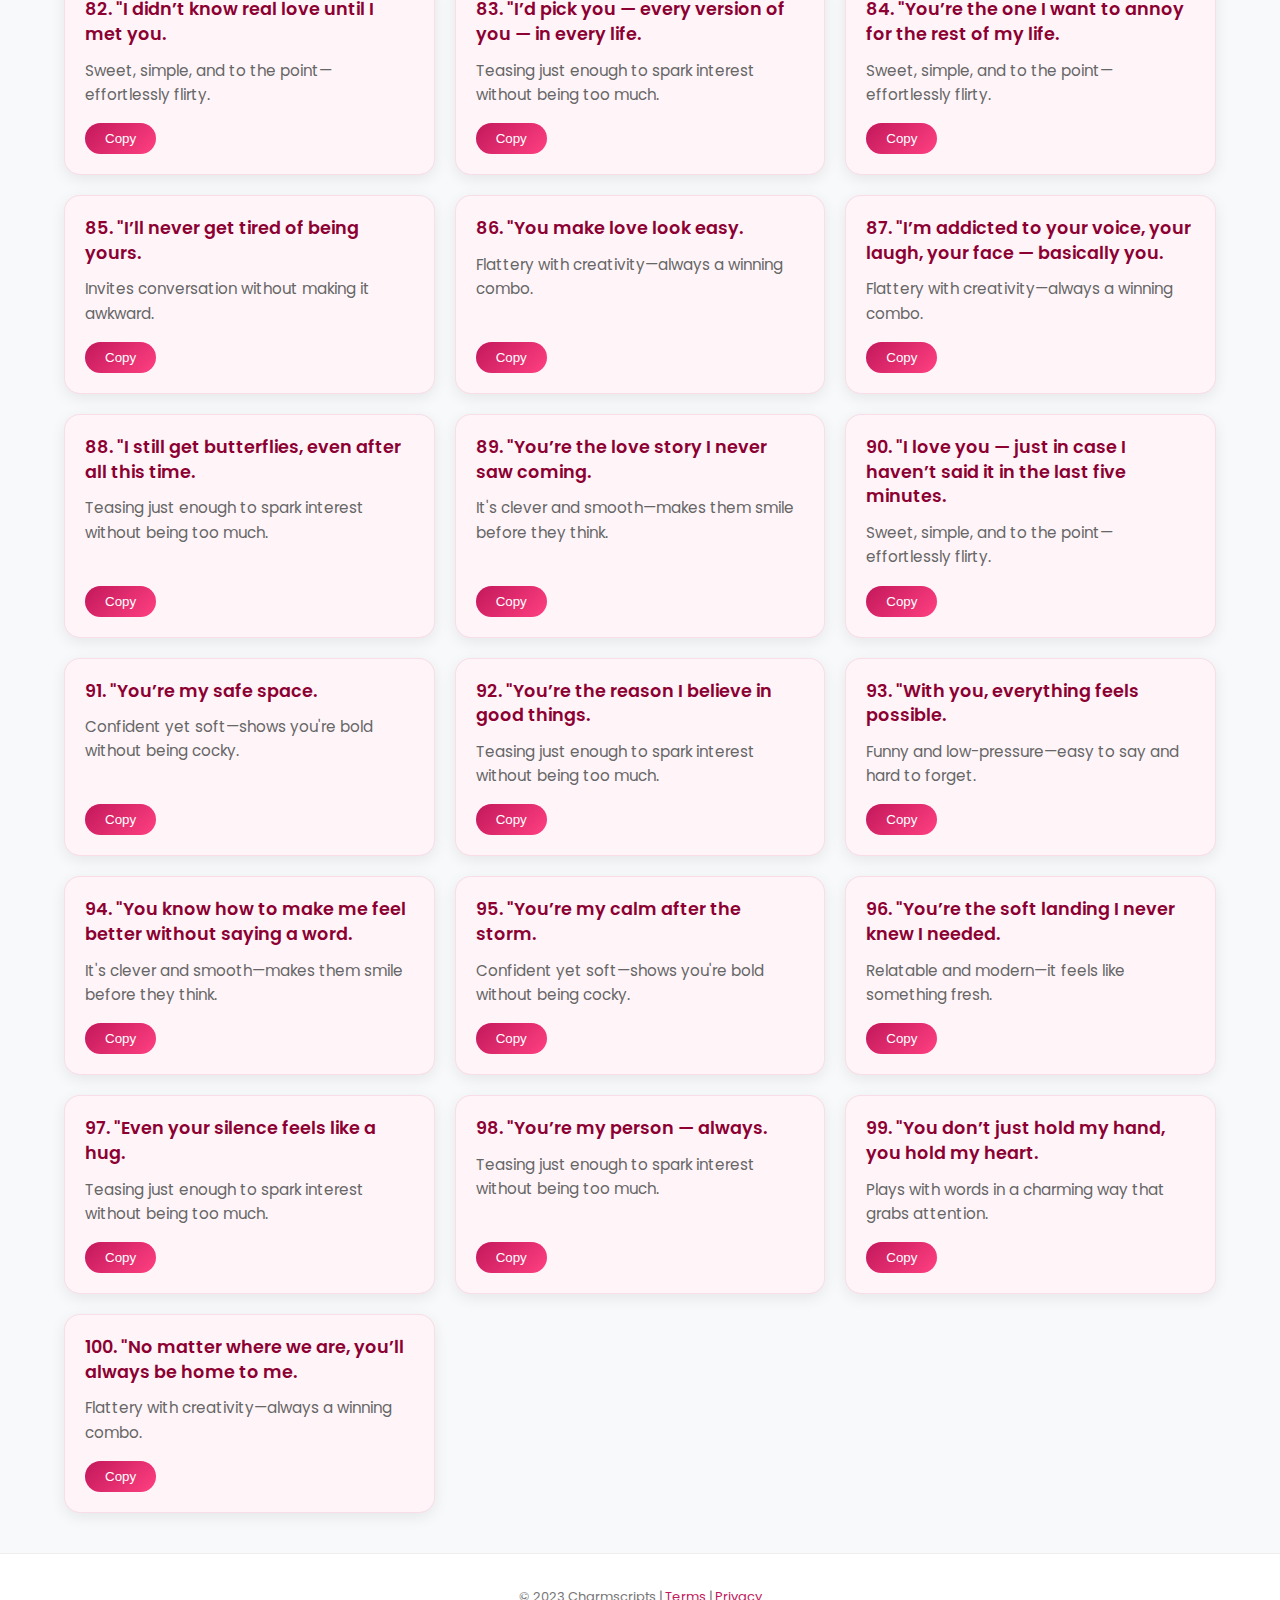
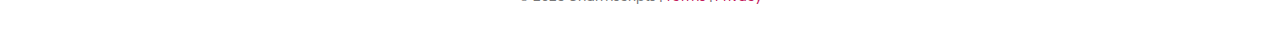
<file: file8.html>
<!DOCTYPE html>
<html lang="en">
<head>
  <meta charset="UTF-8" />
  <meta name="viewport" content="width=device-width, initial-scale=1.0"/>
  <title>Steal His Heart All Over Again – 100 Pickup Lines for Boyfriends</title>
  <link rel="preconnect" href="https://fonts.googleapis.com">
  <link href="https://fonts.googleapis.com/css2?family=Poppins:wght@400;500;600;700&display=swap" rel="stylesheet">
  <link rel="stylesheet" href="https://cdnjs.cloudflare.com/ajax/libs/font-awesome/6.4.0/css/all.min.css">
  <style>
    :root {
      --primary: #c2185b;
      --primary-dark: #8c0032;
      --secondary: #ff4081;
      --text: #333;
      --light-gray: #f8f9fa;
      --white: #fff;
      --card-bg: #fff5f9;
    }
    * {
      box-sizing: border-box;
    }
    body {
      margin: 0;
      font-family: 'Poppins', sans-serif;
      background: var(--light-gray);
      color: var(--text);
      line-height: 1.6;
    }
    .site-header {
      text-align: center;
      background: linear-gradient(135deg, var(--primary), var(--secondary));
      height: 70px;
      line-height: 70px;
      box-shadow: 0 4px 12px rgba(0,0,0,0.1);
      position: sticky;
      top: 0;
      z-index: 100;
    }
    .logo {
      font-size: 22px;
      font-weight: 700;
      color: var(--white);
      letter-spacing: 1px;
      text-decoration: none;
    }
    .logo span {
      color: #ffeb3b;
    }

    /* Page Header */
    .page-header {
      text-align: center;
      padding: 30px 5% 20px;
      background: linear-gradient(135deg, rgba(194,24,91,0.1), rgba(255,64,129,0.1));
      margin-bottom: 20px;
    }
    .page-header h1 {
      color: var(--primary);
      margin: 0;
      font-size: 28px;
    }
    .page-header p {
      color: #666;
      max-width: 600px;
      margin: 10px auto 0;
    }

    /* Grid Layout */
    .grid {
      display: grid;
      grid-template-columns: repeat(auto-fit, minmax(300px, 1fr));
      gap: 20px;
      padding: 0 5% 40px;
    }

    /* Cards */
    .card {
      background: var(--card-bg);
      border-radius: 16px;
      padding: 20px;
      box-shadow: 0 4px 15px rgba(0,0,0,0.08);
      display: flex;
      flex-direction: column;
      transition: all 0.3s ease;
      border: 1px solid rgba(194,24,91,0.1);
    }
    .card:hover {
      transform: translateY(-5px);
      box-shadow: 0 8px 25px rgba(0,0,0,0.12);
    }
    .pickup-line {
      font-weight: 600;
      font-size: 1.1em;
      margin-bottom: 12px;
      color: var(--primary-dark);
      line-height: 1.4;
    }
    .why {
      font-size: 0.95em;
      color: #666;
      margin-bottom: 16px;
      flex-grow: 1;
    }
    .copy-button {
      align-self: flex-start;
      background: linear-gradient(135deg, var(--primary), var(--secondary));
      color: white;
      border: none;
      padding: 8px 20px;
      border-radius: 30px;
      font-weight: 500;
      cursor: pointer;
      transition: all 0.3s;
      display: flex;
      align-items: center;
      gap: 8px;
    }
    .copy-button:hover {
      background: linear-gradient(135deg, var(--primary-dark), var(--primary));
      box-shadow: 0 4px 12px rgba(194,24,91,0.3);
    }
    .copy-button i {
      font-size: 14px;
    }

    /* Floating Action Button */
    .fab {
      position: fixed;
      bottom: 30px;
      right: 30px;
      background: linear-gradient(135deg, var(--primary), var(--secondary));
      color: white;
      width: 60px;
      height: 60px;
      border-radius: 50%;
      display: flex;
      align-items: center;
      justify-content: center;
      box-shadow: 0 4px 20px rgba(194,24,91,0.3);
      cursor: pointer;
      z-index: 50;
      transition: all 0.3s;
    }
    .fab:hover {
      transform: scale(1.1);
    }

    /* Footer */
    footer {
      text-align: center;
      padding: 20px;
      background: var(--white);
      font-size: 13px;
      color: #777;
      border-top: 1px solid #eee;
    }
    footer a {
      color: var(--primary);
      text-decoration: none;
    }

    /* Responsive Adjustments */
    @media (max-width: 768px) {
      .grid {
        grid-template-columns: 1fr;
        padding: 0 15px 30px;
      }
      .page-header h1 {
        font-size: 24px;
      }
      .fab {
        bottom: 20px;
        right: 20px;
        width: 50px;
        height: 50px;
      }
    }

    /* Animation for copy feedback */
    @keyframes fadeIn {
      from { opacity: 0; }
      to { opacity: 1; }
    }
    .copy-feedback {
      position: fixed;
      bottom: 100px;
      right: 30px;
      background: var(--primary);
      color: white;
      padding: 12px 20px;
      border-radius: 8px;
      box-shadow: 0 4px 12px rgba(0,0,0,0.15);
      z-index: 100;
      animation: fadeIn 0.3s;
      display: none;
    }
  </style>
</head>
<body>

  <header class="site-header">
    <a href="https://charmscripts.vercel.app/" class="logo">Charm <span>SCRIPTS</span></a>
  </header>

  <div class="page-header">
    <h1>Steal His Heart All Over Again – 100 Pickup Lines for Boyfriends</h1>
    <p>Clever, bold, and charming lines to make an impression</p>
  </div>

  <div class="grid">
<div class="card"><div class="pickup-line">1. "You must be tired — you’ve been running through my heart all day.</div><div class="why">It's clever and smooth—makes them smile before they think.</div><button class="copy-button" onclick="copyText(this)">Copy</button></div><div class="card"><div class="pickup-line">2. "I didn’t believe in soulmates until I met you.</div><div class="why">Funny and low-pressure—easy to say and hard to forget.</div><button class="copy-button" onclick="copyText(this)">Copy</button></div><div class="card"><div class="pickup-line">3. "You’re the reason I smile at my phone like an idiot.</div><div class="why">Teasing just enough to spark interest without being too much.</div><button class="copy-button" onclick="copyText(this)">Copy</button></div><div class="card"><div class="pickup-line">4. "Are you made of stardust? Because everything about you is magical.</div><div class="why">Classic with a twist—it feels familiar but surprising.</div><button class="copy-button" onclick="copyText(this)">Copy</button></div><div class="card"><div class="pickup-line">5. "Even when I’m mad at you, I still want to hold your hand.</div><div class="why">Invites conversation without making it awkward.</div><button class="copy-button" onclick="copyText(this)">Copy</button></div><div class="card"><div class="pickup-line">6. "You’re my favorite notification.</div><div class="why">Relatable and modern—it feels like something fresh.</div><button class="copy-button" onclick="copyText(this)">Copy</button></div><div class="card"><div class="pickup-line">7. "I must’ve done something right in another life to deserve you in this one.</div><div class="why">Sweet, simple, and to the point—effortlessly flirty.</div><button class="copy-button" onclick="copyText(this)">Copy</button></div><div class="card"><div class="pickup-line">8. "You make every ordinary day feel like a movie scene.</div><div class="why">Invites conversation without making it awkward.</div><button class="copy-button" onclick="copyText(this)">Copy</button></div><div class="card"><div class="pickup-line">9. "How did I ever get so lucky to be your girl?</div><div class="why">Flattery with creativity—always a winning combo.</div><button class="copy-button" onclick="copyText(this)">Copy</button></div><div class="card"><div class="pickup-line">10. "You’re not my number one — you’re my only one.</div><div class="why">Plays with words in a charming way that grabs attention.</div><button class="copy-button" onclick="copyText(this)">Copy</button></div><div class="card"><div class="pickup-line">11. "Are you a magician? Because whenever you're around, everything else disappears.</div><div class="why">Sweet, simple, and to the point—effortlessly flirty.</div><button class="copy-button" onclick="copyText(this)">Copy</button></div><div class="card"><div class="pickup-line">12. "You must be Wi-Fi, because I’m totally feeling the connection.</div><div class="why">Flattery with creativity—always a winning combo.</div><button class="copy-button" onclick="copyText(this)">Copy</button></div><div class="card"><div class="pickup-line">13. "If kisses were snowflakes, I’d send you a blizzard.</div><div class="why">Flattery with creativity—always a winning combo.</div><button class="copy-button" onclick="copyText(this)">Copy</button></div><div class="card"><div class="pickup-line">14. "Can I tie your shoes? I don’t want you falling for anyone else.</div><div class="why">Classic with a twist—it feels familiar but surprising.</div><button class="copy-button" onclick="copyText(this)">Copy</button></div><div class="card"><div class="pickup-line">15. "Do you have a name, or can I call you mine?</div><div class="why">It's clever and smooth—makes them smile before they think.</div><button class="copy-button" onclick="copyText(this)">Copy</button></div><div class="card"><div class="pickup-line">16. "Are you French? Because Eiffel for you.</div><div class="why">Confident yet soft—shows you're bold without being cocky.</div><button class="copy-button" onclick="copyText(this)">Copy</button></div><div class="card"><div class="pickup-line">17. "Is it hot in here or is it just my boyfriend?</div><div class="why">Plays with words in a charming way that grabs attention.</div><button class="copy-button" onclick="copyText(this)">Copy</button></div><div class="card"><div class="pickup-line">18. "Are you a thief? Because you stole my heart.</div><div class="why">Classic with a twist—it feels familiar but surprising.</div><button class="copy-button" onclick="copyText(this)">Copy</button></div><div class="card"><div class="pickup-line">19. "I’m not a photographer, but I can totally picture us together forever.</div><div class="why">Relatable and modern—it feels like something fresh.</div><button class="copy-button" onclick="copyText(this)">Copy</button></div><div class="card"><div class="pickup-line">20. "You make my heart do weird little flips — stop it (don’t stop).</div><div class="why">Funny and low-pressure—easy to say and hard to forget.</div><button class="copy-button" onclick="copyText(this)">Copy</button></div><div class="card"><div class="pickup-line">21. "You understand me in ways I didn't know I needed.</div><div class="why">Relatable and modern—it feels like something fresh.</div><button class="copy-button" onclick="copyText(this)">Copy</button></div><div class="card"><div class="pickup-line">22. "With you, silence feels like a conversation.</div><div class="why">Relatable and modern—it feels like something fresh.</div><button class="copy-button" onclick="copyText(this)">Copy</button></div><div class="card"><div class="pickup-line">23. "I don’t need a perfect boyfriend, I just need you.</div><div class="why">Relatable and modern—it feels like something fresh.</div><button class="copy-button" onclick="copyText(this)">Copy</button></div><div class="card"><div class="pickup-line">24. "You’re not just part of my life — you’re my favorite chapter.</div><div class="why">Relatable and modern—it feels like something fresh.</div><button class="copy-button" onclick="copyText(this)">Copy</button></div><div class="card"><div class="pickup-line">25. "You make me feel safe in a way that feels like home.</div><div class="why">It's clever and smooth—makes them smile before they think.</div><button class="copy-button" onclick="copyText(this)">Copy</button></div><div class="card"><div class="pickup-line">26. "Every love song suddenly makes sense because of you.</div><div class="why">Funny and low-pressure—easy to say and hard to forget.</div><button class="copy-button" onclick="copyText(this)">Copy</button></div><div class="card"><div class="pickup-line">27. "You’re my calm in the chaos.</div><div class="why">Relatable and modern—it feels like something fresh.</div><button class="copy-button" onclick="copyText(this)">Copy</button></div><div class="card"><div class="pickup-line">28. "You’re not just in my heart — you’re under my skin, in my soul.</div><div class="why">Teasing just enough to spark interest without being too much.</div><button class="copy-button" onclick="copyText(this)">Copy</button></div><div class="card"><div class="pickup-line">29. "When you’re not here, I’m not completely here either.</div><div class="why">Relatable and modern—it feels like something fresh.</div><button class="copy-button" onclick="copyText(this)">Copy</button></div><div class="card"><div class="pickup-line">30. "You’re not my world — you’re my whole universe.</div><div class="why">Relatable and modern—it feels like something fresh.</div><button class="copy-button" onclick="copyText(this)">Copy</button></div><div class="card"><div class="pickup-line">31. "Do you have a map? Because I just got lost in your eyes.</div><div class="why">Classic with a twist—it feels familiar but surprising.</div><button class="copy-button" onclick="copyText(this)">Copy</button></div><div class="card"><div class="pickup-line">32. "Are you a parking ticket? Because you’ve got FINE written all over you.</div><div class="why">It's clever and smooth—makes them smile before they think.</div><button class="copy-button" onclick="copyText(this)">Copy</button></div><div class="card"><div class="pickup-line">33. "Are you an angel? Because heaven is missing one.</div><div class="why">Relatable and modern—it feels like something fresh.</div><button class="copy-button" onclick="copyText(this)">Copy</button></div><div class="card"><div class="pickup-line">34. "If I could rearrange the alphabet, I’d put U and I together.</div><div class="why">Flattery with creativity—always a winning combo.</div><button class="copy-button" onclick="copyText(this)">Copy</button></div><div class="card"><div class="pickup-line">35. "Are you a campfire? Because you're hot and I want s’more.</div><div class="why">Invites conversation without making it awkward.</div><button class="copy-button" onclick="copyText(this)">Copy</button></div><div class="card"><div class="pickup-line">36. "Your hand looks heavy — can I hold it for you?</div><div class="why">Invites conversation without making it awkward.</div><button class="copy-button" onclick="copyText(this)">Copy</button></div><div class="card"><div class="pickup-line">37. "Are we at the airport? Because my heart is taking off.</div><div class="why">Invites conversation without making it awkward.</div><button class="copy-button" onclick="copyText(this)">Copy</button></div><div class="card"><div class="pickup-line">38. "Is your name Google? Because you have everything I’ve been searching for.</div><div class="why">Classic with a twist—it feels familiar but surprising.</div><button class="copy-button" onclick="copyText(this)">Copy</button></div><div class="card"><div class="pickup-line">39. "You must be a keyboard, because you’re just my type.</div><div class="why">It's clever and smooth—makes them smile before they think.</div><button class="copy-button" onclick="copyText(this)">Copy</button></div><div class="card"><div class="pickup-line">40. "I donut know what I’d do without you.</div><div class="why">Teasing just enough to spark interest without being too much.</div><button class="copy-button" onclick="copyText(this)">Copy</button></div><div class="card"><div class="pickup-line">41. "I’m not jealous… I’m just protective of my favorite person.</div><div class="why">Classic with a twist—it feels familiar but surprising.</div><button class="copy-button" onclick="copyText(this)">Copy</button></div><div class="card"><div class="pickup-line">42. "If I catch you smiling at someone else again, I’ll have to kiss you in public.</div><div class="why">Relatable and modern—it feels like something fresh.</div><button class="copy-button" onclick="copyText(this)">Copy</button></div><div class="card"><div class="pickup-line">43. "Keep flirting with me or I’ll fall for you all over again.</div><div class="why">Teasing just enough to spark interest without being too much.</div><button class="copy-button" onclick="copyText(this)">Copy</button></div><div class="card"><div class="pickup-line">44. "Are you trying to make every girl jealous? Because it’s working.</div><div class="why">Plays with words in a charming way that grabs attention.</div><button class="copy-button" onclick="copyText(this)">Copy</button></div><div class="card"><div class="pickup-line">45. "I don’t share food or boyfriends.</div><div class="why">Plays with words in a charming way that grabs attention.</div><button class="copy-button" onclick="copyText(this)">Copy</button></div><div class="card"><div class="pickup-line">46. "You belong to me. Even if I have to keep reminding you every hour.</div><div class="why">Plays with words in a charming way that grabs attention.</div><button class="copy-button" onclick="copyText(this)">Copy</button></div><div class="card"><div class="pickup-line">47. "You better stop looking that good or I’m never letting you leave the house.</div><div class="why">Sweet, simple, and to the point—effortlessly flirty.</div><button class="copy-button" onclick="copyText(this)">Copy</button></div><div class="card"><div class="pickup-line">48. "You have that effect on people — too bad you’re only mine.</div><div class="why">Funny and low-pressure—easy to say and hard to forget.</div><button class="copy-button" onclick="copyText(this)">Copy</button></div><div class="card"><div class="pickup-line">49. "Every girl notices you, but only one gets to call you hers.</div><div class="why">It's clever and smooth—makes them smile before they think.</div><button class="copy-button" onclick="copyText(this)">Copy</button></div><div class="card"><div class="pickup-line">50. "You’ve got a jealous girlfriend — congratulations!</div><div class="why">Invites conversation without making it awkward.</div><button class="copy-button" onclick="copyText(this)">Copy</button></div><div class="card"><div class="pickup-line">51. "Stop looking that good — I have things to do!</div><div class="why">Teasing just enough to spark interest without being too much.</div><button class="copy-button" onclick="copyText(this)">Copy</button></div><div class="card"><div class="pickup-line">52. "You drive me crazy... in all the right ways.</div><div class="why">Classic with a twist—it feels familiar but surprising.</div><button class="copy-button" onclick="copyText(this)">Copy</button></div><div class="card"><div class="pickup-line">53. "How do you manage to look like a snack and a full course meal?</div><div class="why">It's clever and smooth—makes them smile before they think.</div><button class="copy-button" onclick="copyText(this)">Copy</button></div><div class="card"><div class="pickup-line">54. "You’re lucky you’re cute. Or maybe I’m lucky you're mine.</div><div class="why">Confident yet soft—shows you're bold without being cocky.</div><button class="copy-button" onclick="copyText(this)">Copy</button></div><div class="card"><div class="pickup-line">55. "Let’s skip the small talk and just cuddle already.</div><div class="why">Plays with words in a charming way that grabs attention.</div><button class="copy-button" onclick="copyText(this)">Copy</button></div><div class="card"><div class="pickup-line">56. "Being around you makes me think thoughts… spicy thoughts.</div><div class="why">Sweet, simple, and to the point—effortlessly flirty.</div><button class="copy-button" onclick="copyText(this)">Copy</button></div><div class="card"><div class="pickup-line">57. "You’re my favorite distraction.</div><div class="why">Confident yet soft—shows you're bold without being cocky.</div><button class="copy-button" onclick="copyText(this)">Copy</button></div><div class="card"><div class="pickup-line">58. "You make my heart race and my brain forget what it was doing.</div><div class="why">Flattery with creativity—always a winning combo.</div><button class="copy-button" onclick="copyText(this)">Copy</button></div><div class="card"><div class="pickup-line">59. "I was going to behave today… then I remembered you exist.</div><div class="why">Plays with words in a charming way that grabs attention.</div><button class="copy-button" onclick="copyText(this)">Copy</button></div><div class="card"><div class="pickup-line">60. "I’m yours. No returns. No refunds.</div><div class="why">Funny and low-pressure—easy to say and hard to forget.</div><button class="copy-button" onclick="copyText(this)">Copy</button></div><div class="card"><div class="pickup-line">61. "You’re the best part of my day — even when you're annoying.</div><div class="why">Plays with words in a charming way that grabs attention.</div><button class="copy-button" onclick="copyText(this)">Copy</button></div><div class="card"><div class="pickup-line">62. "Netflix is great, but you’re better.</div><div class="why">Relatable and modern—it feels like something fresh.</div><button class="copy-button" onclick="copyText(this)">Copy</button></div><div class="card"><div class="pickup-line">63. "You're the only reason I check my phone every 5 minutes.</div><div class="why">Confident yet soft—shows you're bold without being cocky.</div><button class="copy-button" onclick="copyText(this)">Copy</button></div><div class="card"><div class="pickup-line">64. "You make lazy days feel like the best days.</div><div class="why">Relatable and modern—it feels like something fresh.</div><button class="copy-button" onclick="copyText(this)">Copy</button></div><div class="card"><div class="pickup-line">65. "If you were a playlist, you'd be all my favorite songs.</div><div class="why">Funny and low-pressure—easy to say and hard to forget.</div><button class="copy-button" onclick="copyText(this)">Copy</button></div><div class="card"><div class="pickup-line">66. "I could hang out with you forever and never get bored.</div><div class="why">Relatable and modern—it feels like something fresh.</div><button class="copy-button" onclick="copyText(this)">Copy</button></div><div class="card"><div class="pickup-line">67. "Even when we do nothing, it feels like everything.</div><div class="why">Confident yet soft—shows you're bold without being cocky.</div><button class="copy-button" onclick="copyText(this)">Copy</button></div><div class="card"><div class="pickup-line">68. "You’re like sweatpants — total comfort and my favorite thing to wear (emotionally).</div><div class="why">Confident yet soft—shows you're bold without being cocky.</div><button class="copy-button" onclick="copyText(this)">Copy</button></div><div class="card"><div class="pickup-line">69. "My favorite plans are the ones that involve you.</div><div class="why">Flattery with creativity—always a winning combo.</div><button class="copy-button" onclick="copyText(this)">Copy</button></div><div class="card"><div class="pickup-line">70. "You’re my personal version of peace and chaos.</div><div class="why">Confident yet soft—shows you're bold without being cocky.</div><button class="copy-button" onclick="copyText(this)">Copy</button></div><div class="card"><div class="pickup-line">71. "You make the simple things feel special.</div><div class="why">Sweet, simple, and to the point—effortlessly flirty.</div><button class="copy-button" onclick="copyText(this)">Copy</button></div><div class="card"><div class="pickup-line">72. "I love the way you laugh — it’s contagious.</div><div class="why">Teasing just enough to spark interest without being too much.</div><button class="copy-button" onclick="copyText(this)">Copy</button></div><div class="card"><div class="pickup-line">73. "You’re handsome and humble. Dangerous combo.</div><div class="why">Plays with words in a charming way that grabs attention.</div><button class="copy-button" onclick="copyText(this)">Copy</button></div><div class="card"><div class="pickup-line">74. "You’ve got that look in your eyes… and I never want it to change.</div><div class="why">Funny and low-pressure—easy to say and hard to forget.</div><button class="copy-button" onclick="copyText(this)">Copy</button></div><div class="card"><div class="pickup-line">75. "Your smile could solve half the world’s problems.</div><div class="why">Relatable and modern—it feels like something fresh.</div><button class="copy-button" onclick="copyText(this)">Copy</button></div><div class="card"><div class="pickup-line">76. "You light up a room without even trying.</div><div class="why">Sweet, simple, and to the point—effortlessly flirty.</div><button class="copy-button" onclick="copyText(this)">Copy</button></div><div class="card"><div class="pickup-line">77. "You smell like comfort. Weird but true.</div><div class="why">It's clever and smooth—makes them smile before they think.</div><button class="copy-button" onclick="copyText(this)">Copy</button></div><div class="card"><div class="pickup-line">78. "You’re my favorite notification, ever.</div><div class="why">Plays with words in a charming way that grabs attention.</div><button class="copy-button" onclick="copyText(this)">Copy</button></div><div class="card"><div class="pickup-line">79. "You make me feel like the only girl in the world.</div><div class="why">Sweet, simple, and to the point—effortlessly flirty.</div><button class="copy-button" onclick="copyText(this)">Copy</button></div><div class="card"><div class="pickup-line">80. "You’re better than all my dreams combined.</div><div class="why">It's clever and smooth—makes them smile before they think.</div><button class="copy-button" onclick="copyText(this)">Copy</button></div><div class="card"><div class="pickup-line">81. "I fall in love with you a little more every day.</div><div class="why">Relatable and modern—it feels like something fresh.</div><button class="copy-button" onclick="copyText(this)">Copy</button></div><div class="card"><div class="pickup-line">82. "I didn’t know real love until I met you.</div><div class="why">Sweet, simple, and to the point—effortlessly flirty.</div><button class="copy-button" onclick="copyText(this)">Copy</button></div><div class="card"><div class="pickup-line">83. "I’d pick you — every version of you — in every life.</div><div class="why">Teasing just enough to spark interest without being too much.</div><button class="copy-button" onclick="copyText(this)">Copy</button></div><div class="card"><div class="pickup-line">84. "You’re the one I want to annoy for the rest of my life.</div><div class="why">Sweet, simple, and to the point—effortlessly flirty.</div><button class="copy-button" onclick="copyText(this)">Copy</button></div><div class="card"><div class="pickup-line">85. "I’ll never get tired of being yours.</div><div class="why">Invites conversation without making it awkward.</div><button class="copy-button" onclick="copyText(this)">Copy</button></div><div class="card"><div class="pickup-line">86. "You make love look easy.</div><div class="why">Flattery with creativity—always a winning combo.</div><button class="copy-button" onclick="copyText(this)">Copy</button></div><div class="card"><div class="pickup-line">87. "I’m addicted to your voice, your laugh, your face — basically you.</div><div class="why">Flattery with creativity—always a winning combo.</div><button class="copy-button" onclick="copyText(this)">Copy</button></div><div class="card"><div class="pickup-line">88. "I still get butterflies, even after all this time.</div><div class="why">Teasing just enough to spark interest without being too much.</div><button class="copy-button" onclick="copyText(this)">Copy</button></div><div class="card"><div class="pickup-line">89. "You’re the love story I never saw coming.</div><div class="why">It's clever and smooth—makes them smile before they think.</div><button class="copy-button" onclick="copyText(this)">Copy</button></div><div class="card"><div class="pickup-line">90. "I love you — just in case I haven’t said it in the last five minutes.</div><div class="why">Sweet, simple, and to the point—effortlessly flirty.</div><button class="copy-button" onclick="copyText(this)">Copy</button></div><div class="card"><div class="pickup-line">91. "You’re my safe space.</div><div class="why">Confident yet soft—shows you're bold without being cocky.</div><button class="copy-button" onclick="copyText(this)">Copy</button></div><div class="card"><div class="pickup-line">92. "You’re the reason I believe in good things.</div><div class="why">Teasing just enough to spark interest without being too much.</div><button class="copy-button" onclick="copyText(this)">Copy</button></div><div class="card"><div class="pickup-line">93. "With you, everything feels possible.</div><div class="why">Funny and low-pressure—easy to say and hard to forget.</div><button class="copy-button" onclick="copyText(this)">Copy</button></div><div class="card"><div class="pickup-line">94. "You know how to make me feel better without saying a word.</div><div class="why">It's clever and smooth—makes them smile before they think.</div><button class="copy-button" onclick="copyText(this)">Copy</button></div><div class="card"><div class="pickup-line">95. "You’re my calm after the storm.</div><div class="why">Confident yet soft—shows you're bold without being cocky.</div><button class="copy-button" onclick="copyText(this)">Copy</button></div><div class="card"><div class="pickup-line">96. "You’re the soft landing I never knew I needed.</div><div class="why">Relatable and modern—it feels like something fresh.</div><button class="copy-button" onclick="copyText(this)">Copy</button></div><div class="card"><div class="pickup-line">97. "Even your silence feels like a hug.</div><div class="why">Teasing just enough to spark interest without being too much.</div><button class="copy-button" onclick="copyText(this)">Copy</button></div><div class="card"><div class="pickup-line">98. "You’re my person — always.</div><div class="why">Teasing just enough to spark interest without being too much.</div><button class="copy-button" onclick="copyText(this)">Copy</button></div><div class="card"><div class="pickup-line">99. "You don’t just hold my hand, you hold my heart.</div><div class="why">Plays with words in a charming way that grabs attention.</div><button class="copy-button" onclick="copyText(this)">Copy</button></div><div class="card"><div class="pickup-line">100. "No matter where we are, you’ll always be home to me.</div><div class="why">Flattery with creativity—always a winning combo.</div><button class="copy-button" onclick="copyText(this)">Copy</button></div>
  </div>


  <!-- Floating Action Button -->
  <div class="fab" onclick="scrollToTop()">
    <i class="fas fa-arrow-up"></i>
  </div>

  <!-- Copy Feedback -->
  <div class="copy-feedback" id="copyFeedback">
    Line copied to clipboard!
  </div>

  <footer>
    <p>© 2023 Charmscripts | <a href="#">Terms</a> | <a href="#">Privacy</a></p>
  </footer>

  <script>
    // Enhanced copy function with visual feedback
    function copyText(button) {
      const text = button.parentElement.querySelector('.pickup-line').innerText;
      const cleanedText = text.replace(/^\d+\.\s*/, ''); // Remove leading number and dot
      
      navigator.clipboard.writeText(cleanedText).then(() => {
        // Show feedback
        const feedback = document.getElementById('copyFeedback');
        feedback.style.display = 'block';
        setTimeout(() => {
          feedback.style.display = 'none';
        }, 2000);
        
        // Button feedback
        const icon = button.querySelector('i');
        const originalIcon = icon.className;
        button.disabled = true;
        icon.className = 'fas fa-check';
        button.innerHTML = `<i class="fas fa-check"></i> Copied!`;
        
        setTimeout(() => {
          button.disabled = false;
          icon.className = originalIcon;
          button.innerHTML = `<i class="${originalIcon}"></i> Copy`;
        }, 1500);
      });
    }

    // Scroll to top function
    function scrollToTop() {
      window.scrollTo({
        top: 0,
        behavior: 'smooth'
      });
    }

    // Show/hide FAB based on scroll position
    window.addEventListener('scroll', () => {
      const fab = document.querySelector('.fab');
      if (window.scrollY > 300) {
        fab.style.display = 'flex';
      } else {
        fab.style.display = 'none';
      }
    });

    // Initialize - hide FAB initially
    document.querySelector('.fab').style.display = 'none';
  </script>
</body>
</html>
</file>
<file: header.css>
.site-header {
      display: flex;
      align-items: center;
      justify-content: center;
      background: #fff;
      width: 100%;
      height: 60px;
      box-shadow: 0 2px 5px rgba(0,0,0,0.1);
    }
    .logo {
      font-size: 24px;
      font-weight: bold;
      text-decoration: none;
      color: #000;
    }
    .logo span {
      color: #c2185b;
    }
</file>
